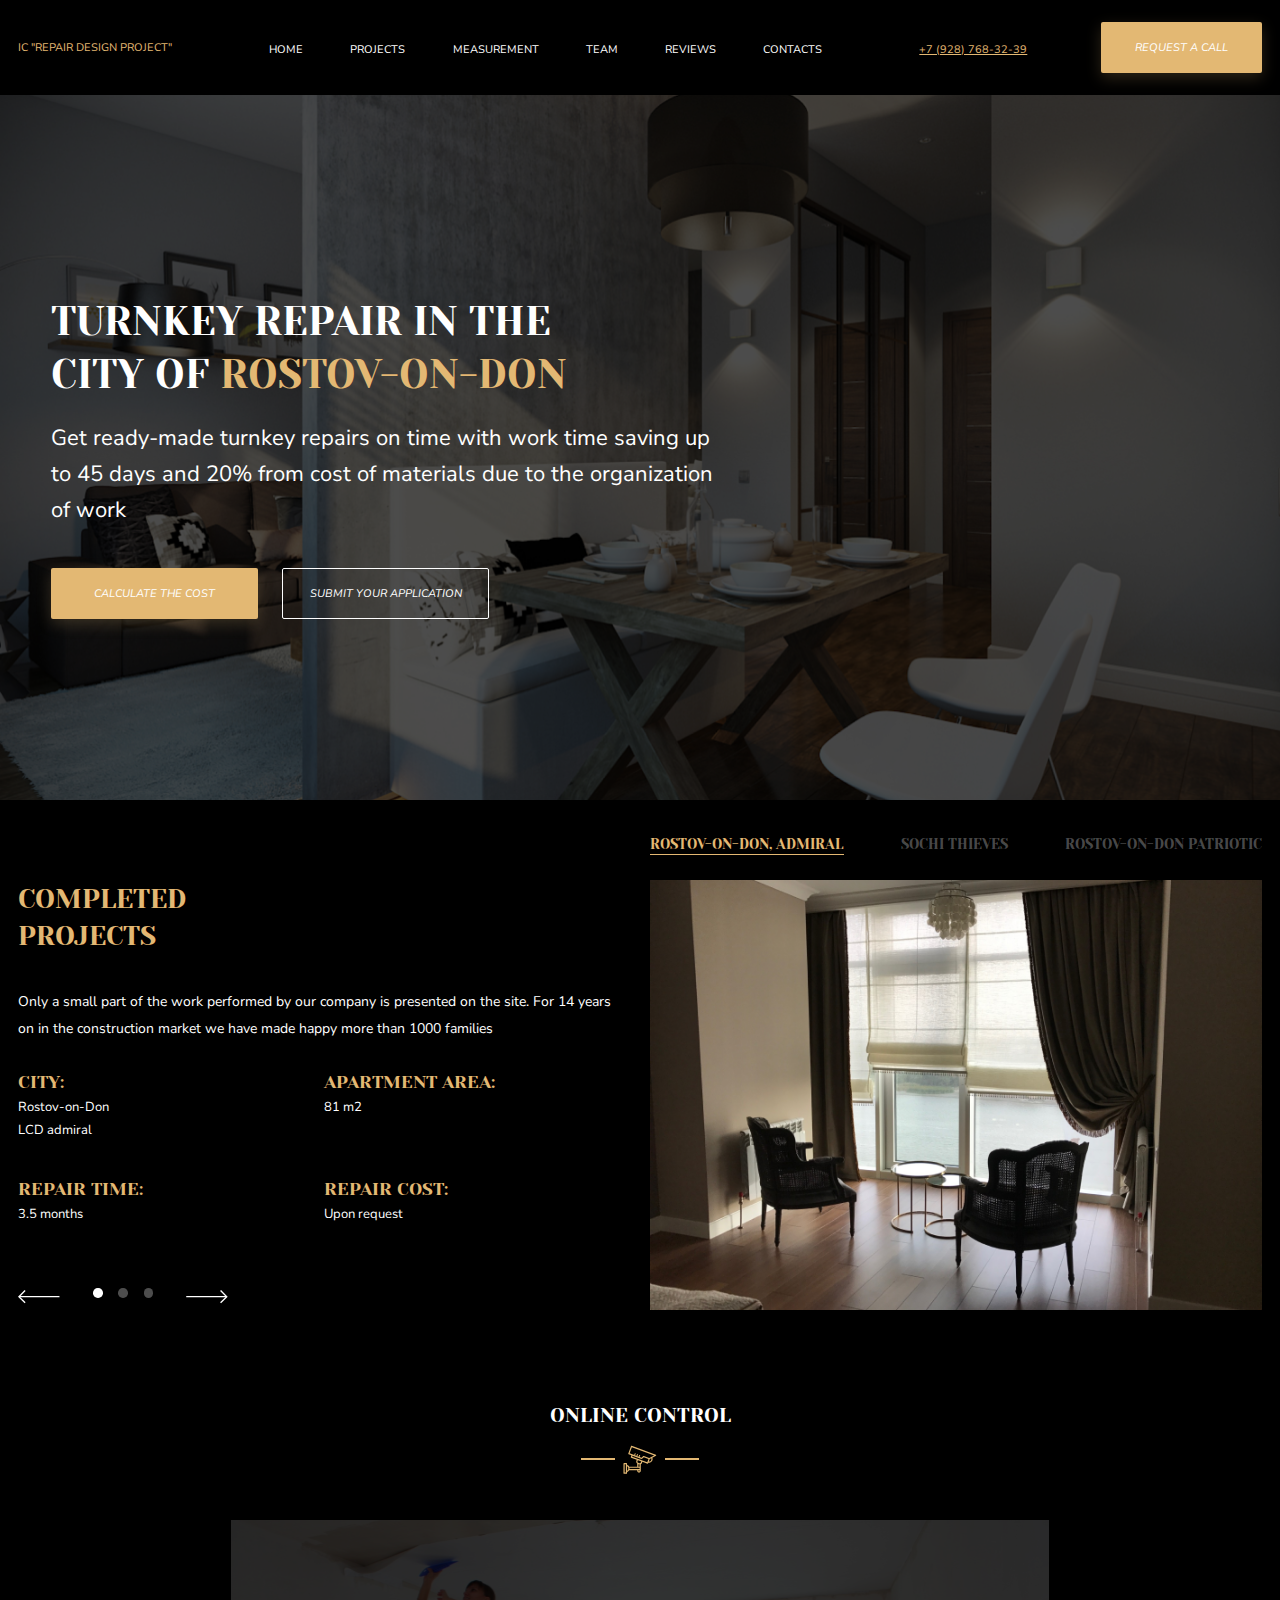
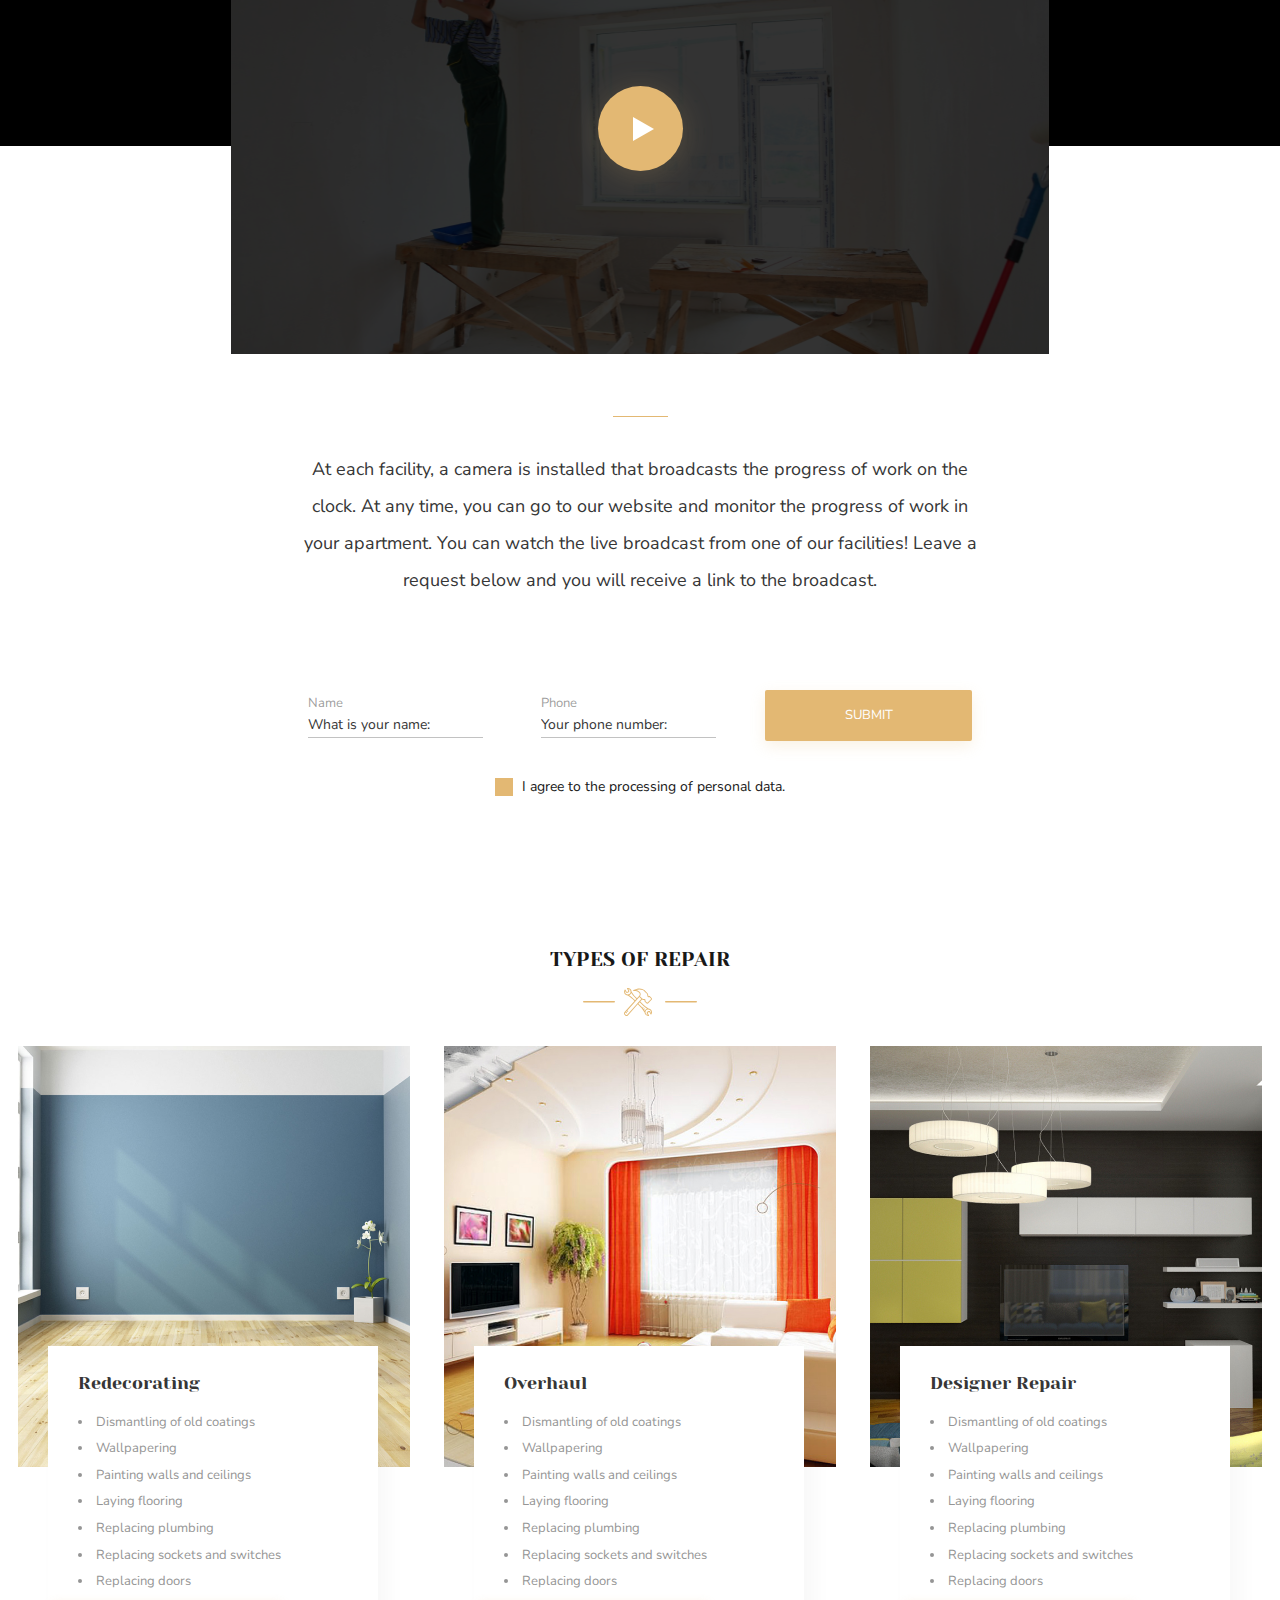
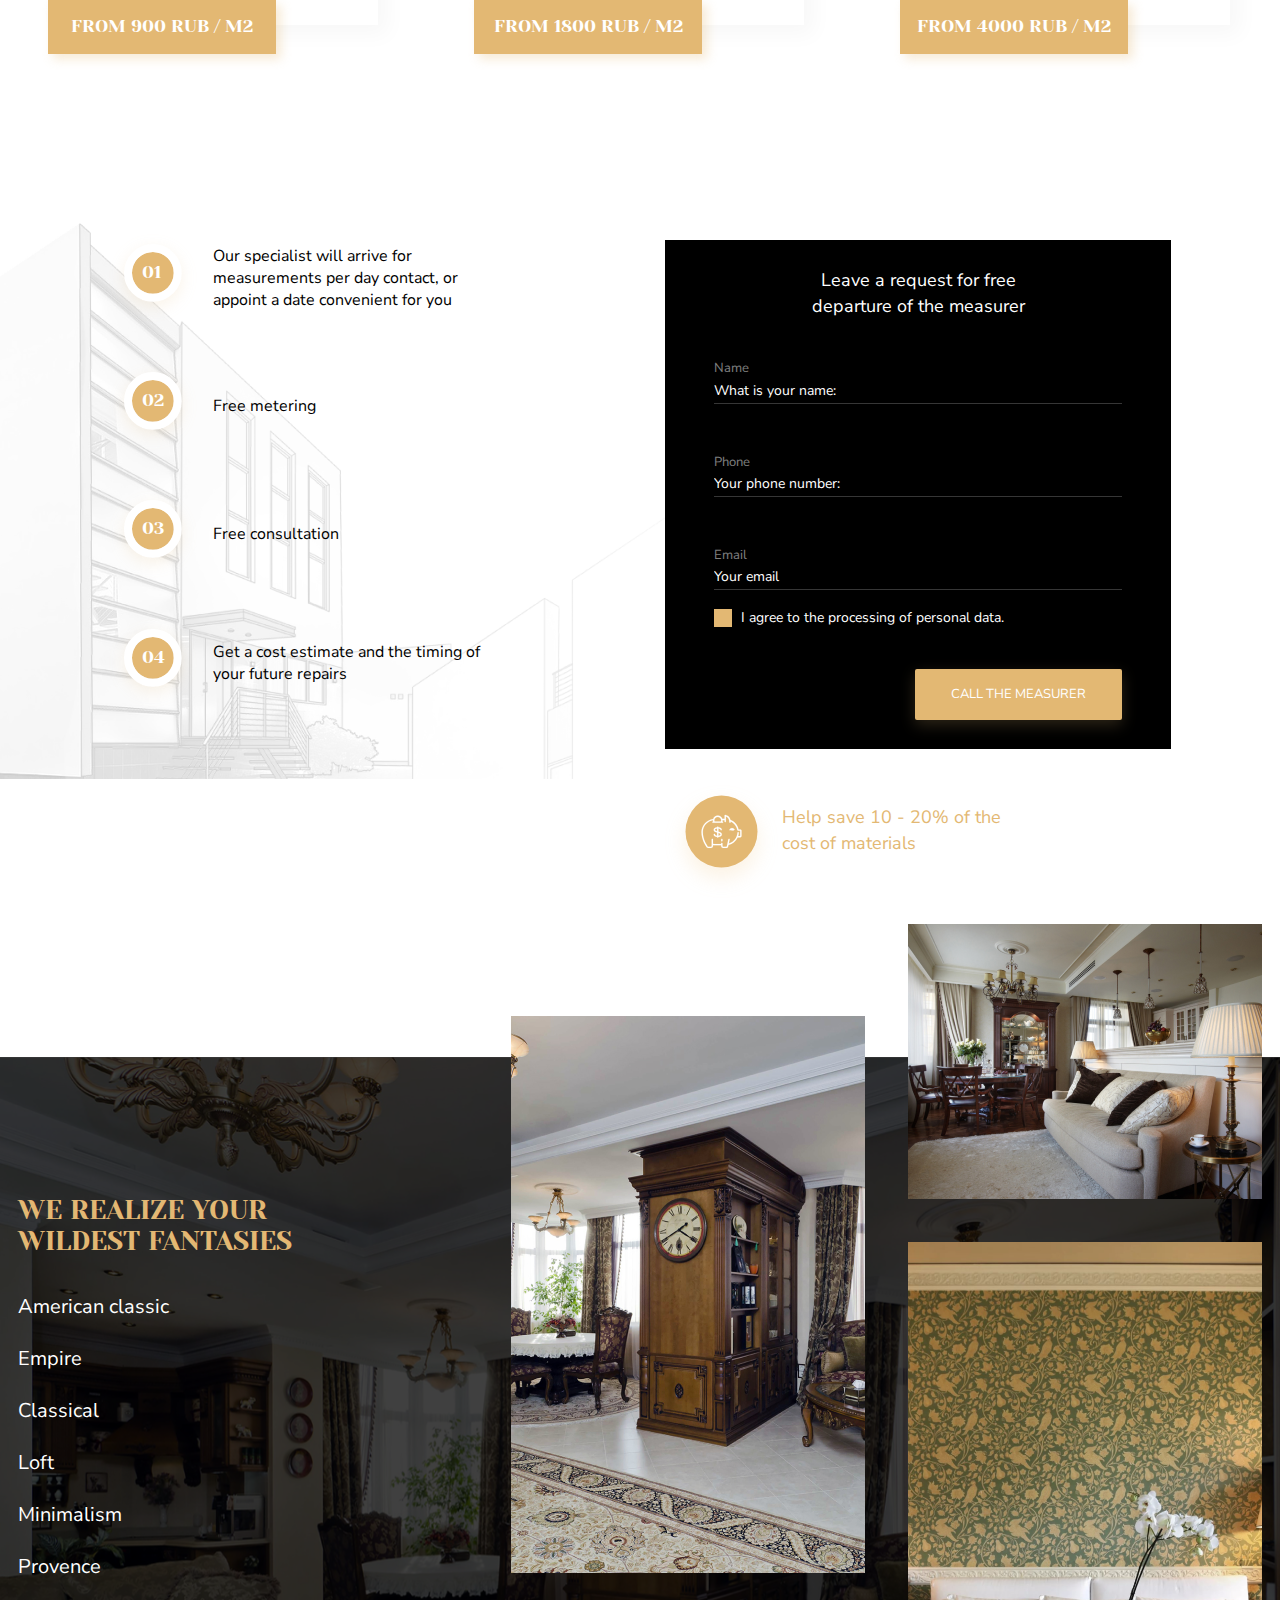
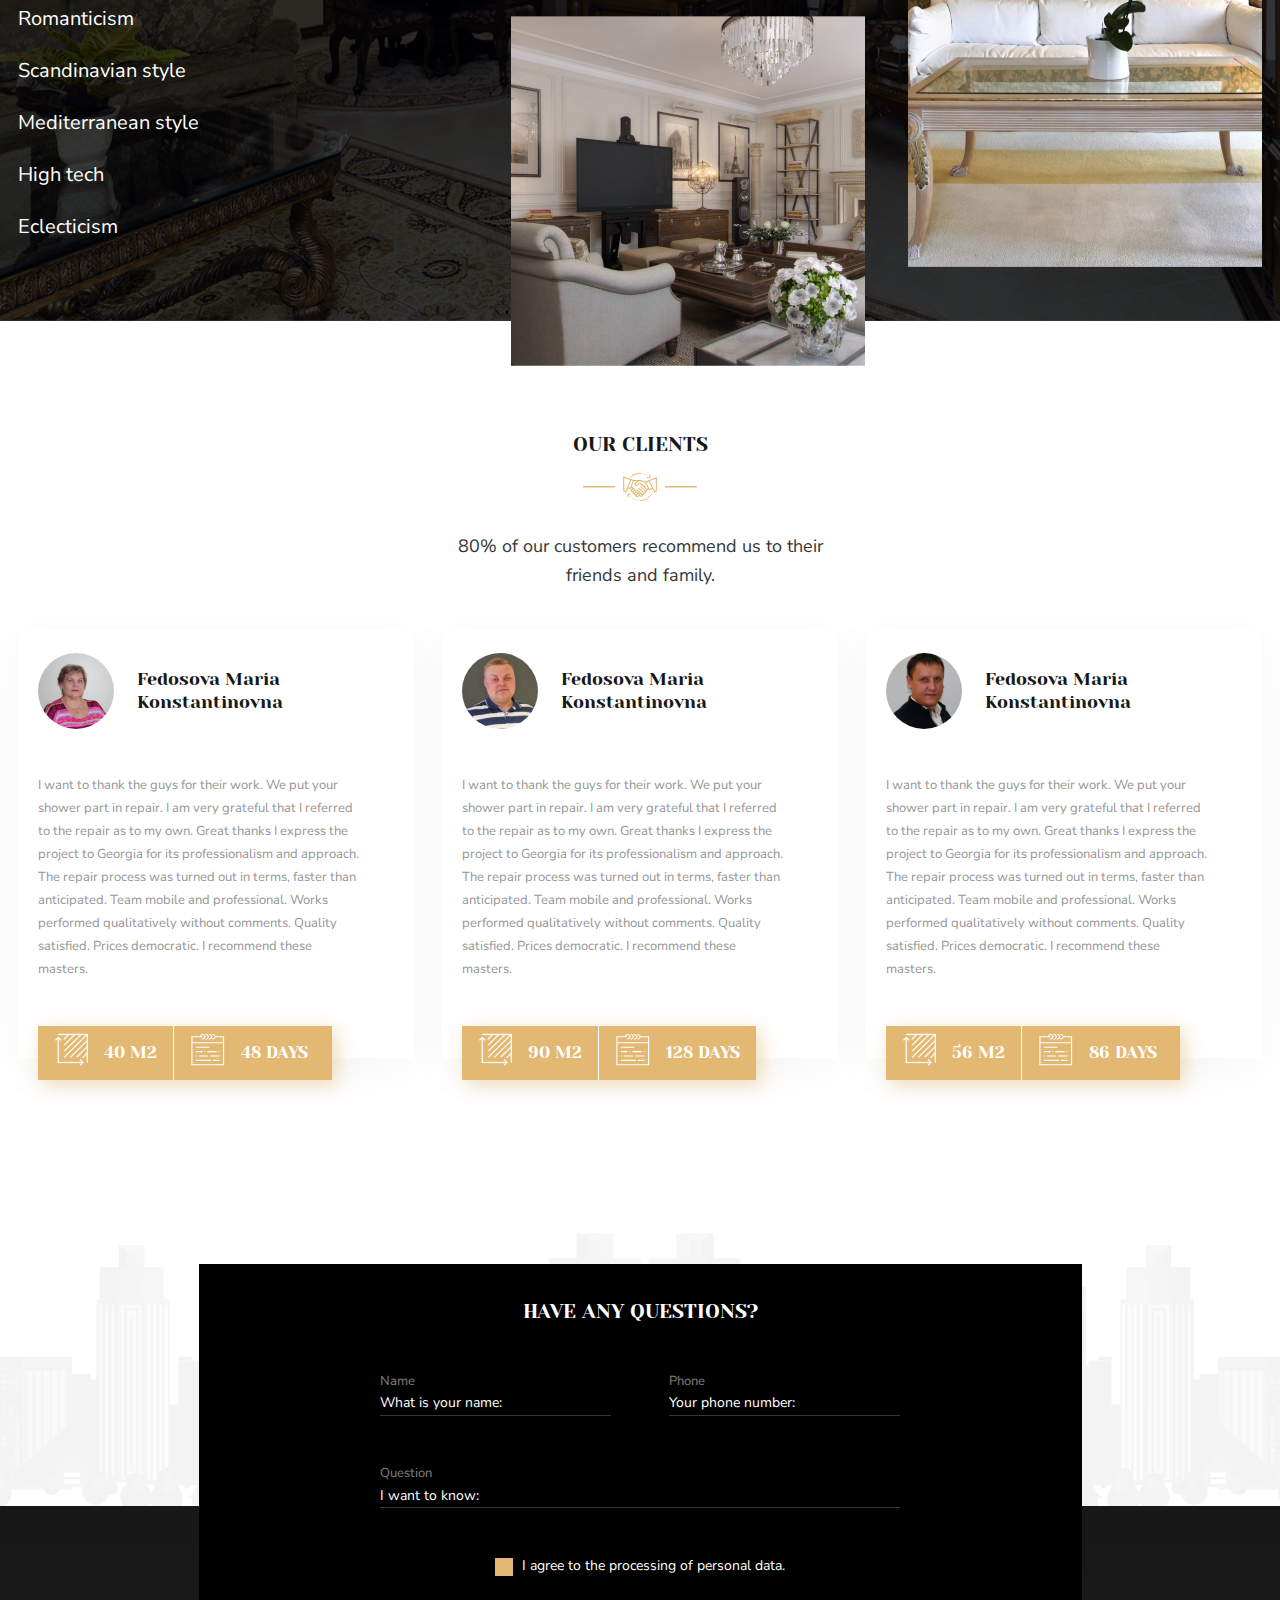
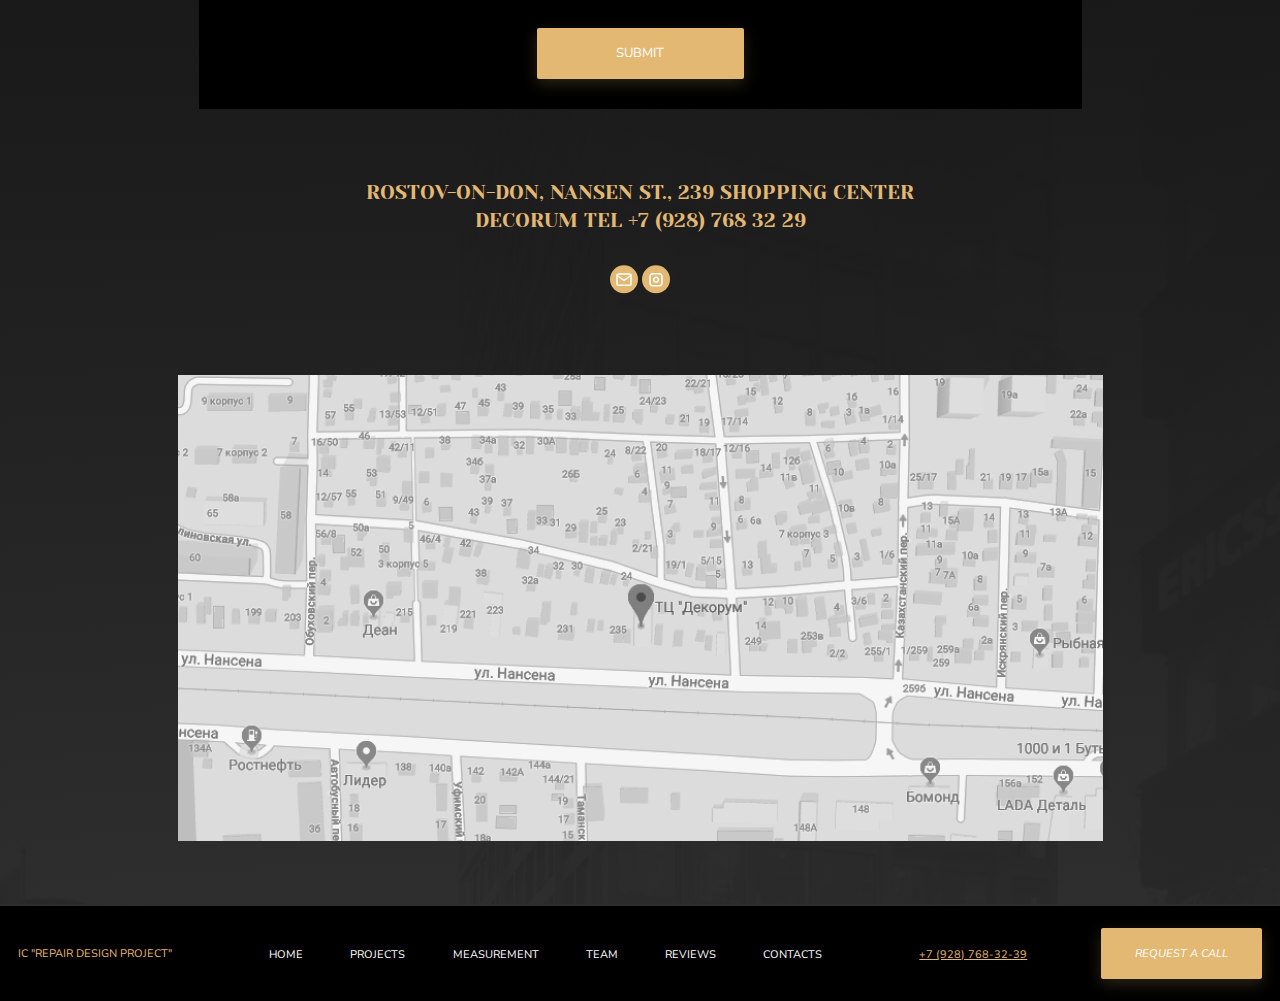
<file: index.html>
<!DOCTYPE html>
<html lang="en">

<head>
  <link rel="preconnect" href="https://fonts.googleapis.com">
  <link rel="preconnect" href="https://fonts.gstatic.com" crossorigin>
  <link href="https://fonts.googleapis.com/css2?family=Nunito+Sans:ital@0;1&family=Yeseva+One&display=swap"
    rel="stylesheet">
  <link rel="stylesheet" href="./css/styles.css">
  <meta charset="UTF-8">
  <meta http-equiv="X-UA-Compatible" content="IE=edge">
  <meta name="viewport" content="width=device-width, initial-scale=1.0">
  <title>Design studio</title>
</head>

<body>


  <header>
    <div class="container">
      <div class="section__row header-footer__one">
        <div class="section__col logo">
          <h1>IC "Repair Design Project"</h1>
        </div>
        <nav class="nav__wrapper-1">
          <ul>
            <li> <a href="#"> HOME </a> </li>
            <li> <a href="#projects"> PROJECTS </a> </li>
            <li> <a href="#measurement"> MEASUREMENT </a> </li>
            <li> <a href="#"> TEAM </a> </li>
            <li> <a href="#"> REVIEWS </a> </li>
            <li> <a target="_blank" href="https://github.com/maxim-bekish"> CONTACTS </a> </li>
          </ul>
        </nav>
        <div class="section__col">
          <a class="phone" href="tel:+79287683239" target="_blank">+7 (928) 768-32-39</a>
        </div>
        <button class="button button-header-footer">Request a call</button>
      </div>
    </div>
  </header>

  <section class="wrapper-1">
    <div class="color-wrapper-1">
      <div class="container">
        <section class="section__roww">
          <div class="section__col ">
            <div class="wrapper-1__content">
              <h2>Turnkey Repair in the <br> city of <span> Rostov-on-Don</span></h2>
              <p>Get ready-made turnkey repairs on time
                with work time saving up to 45 days and 20% from
                cost of materials due to the organization of work</p>
              <div class="wrapper-1__content__button">
                <button class="button button-wrapper-1 ">CALCULATE THE COST</button>
                <button class="button button-wrapper-1 mobi-button-wrapper-1">APPLICATION</button>
                <button class="button button-wrapper-1">SUBMIT YOUR APPLICATIOn</button>
              </div>
            </div>
          </div>
        </section>
      </div>
    </div>
  </section>

  <section id="projects" class="wrapper-2">
    <div class="container">

      <div class="section__row__down ">
        <div class="section__row__up">
          <ul>
            <li class='a-activ'> Rostov-on-Don, Admiral </li>
            <li> Sochi Thieves </li>
            <li> Rostov-on-Don Patriotic </li>
          </ul>
        </div>
        <div class="section_left__title">
          <h2>Completed <br> projects</h2>
          <p>Only a small part of the work performed by our company is presented on the site. For 14 years on in
            the
            construction
            market we have made happy more than 1000 families</p>
        </div>
        <div class="section_left__info">
          <div class="grid_1 grid__info text_2">
            <h3>City:</h3>

          </div>
          <div class="grid_2 grid__info text_2 ">
            <h3>apartment area:</h3>

          </div>
          <div class="grid_3 grid__info text_2">
            <h3>Repair time:</h3>

          </div>
          <div class="grid_4 grid__info text_2">
            <h3>Repair Cost:</h3>

          </div>
        </div>
        <div class="section_left__nav">


          <div class="button-previous arrow-mobi">
            <svg class="svg-desctop-previous"  width="42" height="14" viewBox="0 0 42 14" fill="none"
              xmlns="http://www.w3.org/2000/svg">
              <path fill-rule="evenodd" clip-rule="evenodd"
                d="M6.63807 13.2761L2.29917e-05 6.63808L6.63807 3.80641e-05L7.58563 0.947606L1.89516 6.63808L7.58563 12.3286L6.63807 13.2761Z"
                fill="white" />
              <path fill-rule="evenodd" clip-rule="evenodd"
                d="M0.947579 5.96828L41.4556 5.96829L41.4556 7.30835L0.947578 7.30834L0.947579 5.96828Z" fill="white" />
            </svg>
            <svg class="svg-mobi-previous" width="14" height="14" viewBox="0 0 9 14" fill="none"
              xmlns="http://www.w3.org/2000/svg">
              <path fill-rule="evenodd" clip-rule="evenodd"
                d="M6.63807 13.2761L2.29917e-05 6.63808L6.63807 3.80641e-05L7.58563 0.947606L1.89516 6.63808L7.58563 12.3286L6.63807 13.2761Z"
                fill="white" />
            </svg>
          </div>


          <div class="all__tchk">
            <div class="tchk tchk-activ"></div>
            <div class="tchk"></div>
            <div class="tchk"></div>
          </div>


          <div class="button-next arrow-mobi">
            <svg class="svg-desctop-next" width="42" height="14" viewBox="0 0 42 14" fill="none"
              xmlns="http://www.w3.org/2000/svg">
              <path fill-rule="evenodd" clip-rule="evenodd"
                d="M35.0451 0L41.6831 6.63804L35.0451 13.2761L34.0975 12.3285L39.788 6.63804L34.0975 0.947567L35.0451 0Z"
                fill="white" />
              <path fill-rule="evenodd" clip-rule="evenodd"
                d="M40.7356 7.30784L0.227569 7.30784L0.22757 5.96777L40.7356 5.96778L40.7356 7.30784Z" fill="white" />
            </svg>
            <svg class="svg-mobi-next" width="14" height="14" viewBox="0 0 9 14" fill="none"
              xmlns="http://www.w3.org/2000/svg">
              <path fill-rule="evenodd" clip-rule="evenodd"
                d="M6.63807 13.2761L2.29917e-05 6.63808L6.63807 3.80641e-05L7.58563 0.947606L1.89516 6.63808L7.58563 12.3286L6.63807 13.2761Z"
                fill="white" />
            </svg>
          </div>
        </div>
        <div class="section-right slider">
          <div class="sliderLine">
            <img class="wrapper__img-100 " src="./images/img2.png" alt="design">
            <img class="wrapper__img-100 " src="./images/img2_1.png" alt="design">
            <img class="wrapper__img-100 " src="./images/img2_2.png" alt="design">
          </div>
        </div>
      </div>


      <div class="wrapper-2_titel_camera">
        <h3 class="titel">online control
        </h3>
        <div class="camera">
          <div class="line"></div>
          <svg width="34" height="29" viewBox="0 0 34 29" fill="none" xmlns="http://www.w3.org/2000/svg">
            <path
              d="M32.8511 9.76553L8.73057 0.829306C8.42205 0.7153 8.07929 0.873058 7.96553 1.18182C7.96528 1.18207 7.96528 1.18232 7.96503 1.18257L5.29489 8.45071C5.18138 8.75948 5.33964 9.102 5.64841 9.2155H5.64891L8.44481 10.2421L7.82877 11.9204C7.71552 12.2292 7.87378 12.5712 8.18254 12.6847L13.7753 14.738L13.3643 15.8569C12.9908 16.8589 13.3393 17.987 14.2134 18.6032V21.6434H6.19744C5.80942 20.7564 5.01537 20.1123 4.06707 19.9158V18.6648C4.06707 18.3357 3.80056 18.069 3.47129 18.069H1.06941C0.740397 18.069 0.473633 18.3357 0.473633 18.6648V28.1965C0.473633 28.5258 0.740397 28.7923 1.06941 28.7923H3.47129C3.80056 28.7923 4.06707 28.5258 4.06707 28.1965V26.9457C5.01537 26.7489 5.80942 26.1051 6.19744 25.2178H14.2134V25.8136C14.2134 26.8007 15.0134 27.601 16.0005 27.601C16.9875 27.601 17.7878 26.8007 17.7878 25.8136V19.214C18.3293 18.9455 18.7476 18.4797 18.9561 17.9122L19.3671 16.7934L24.4004 18.6403C24.4662 18.6645 24.5354 18.6768 24.6054 18.6768C24.8552 18.6768 25.0787 18.521 25.1649 18.2865L25.3882 17.6782C27.3268 18.043 29.1939 16.7672 29.5584 14.8288C29.6932 14.1125 29.6057 13.3722 29.3077 12.7072L32.9191 10.8528C33.2119 10.7028 33.3276 10.3438 33.1776 10.051C33.1096 9.91804 32.9941 9.81553 32.8541 9.76378L32.8511 9.76553ZM15.4047 19.146L15.898 19.3248C16.1225 19.4053 16.358 19.4515 16.5962 19.4618V21.6434H15.4047V19.146ZM2.87576 27.601H1.6652V19.2605H2.87576V27.601ZM5.25864 24.0265C5.25764 24.7836 4.78061 25.4584 4.06707 25.7119V21.1496C4.78061 21.4029 5.25764 22.0777 5.25864 22.835V24.0265ZM6.4687 22.835H16.5962V24.0265H6.4687V22.835ZM16.0005 26.4094C15.6714 26.4094 15.4047 26.1426 15.4047 25.8136V25.2178H16.5962V25.8136C16.5962 26.1426 16.3295 26.4094 16.0005 26.4094ZM18.2488 16.3831L17.8378 17.5019C17.6108 18.119 16.9265 18.4355 16.309 18.209L15.1884 17.7985C14.5709 17.5717 14.2539 16.8872 14.4806 16.2694C14.4806 16.2694 14.4806 16.2694 14.4806 16.2691L14.8919 15.1511L17.9116 16.2596L18.2488 16.3831ZM24.2521 17.3184L9.15234 11.7736L9.56361 10.6548L18.5111 13.9405C18.7229 14.0175 18.9604 13.9693 19.1251 13.8152L20.797 12.2414L25.4842 13.963L24.2521 17.3184ZM28.2801 14.9901C27.9026 16.0079 26.8873 16.6439 25.807 16.5391L26.7275 14.0315L28.2311 13.2572C28.4664 13.8077 28.4839 14.4273 28.2801 14.9901ZM26.2693 12.9302C26.2377 12.9329 26.2065 12.9384 26.1757 12.9467L20.8642 10.9963C20.6525 10.9186 20.4149 10.9668 20.2504 11.1214L18.5766 12.6954L6.61871 8.3042L8.87733 2.15438L31.1675 10.4126L26.2693 12.9302Z"
              fill="#E3B873" />
            <path d="M12.1292 8.70337L11.6038 10.1233M14.419 9.5434L13.8935 10.9633M16.641 10.3699L16.1155 11.7898"
              stroke="#E3B873" stroke-linecap="round" />
          </svg>
          <div class="line"></div>
        </div>
      </div>


    </div>
  </section>

  <section class="wrapper-3">
    <div class="container">
      <div class="wrapper-3__all">
        <div class="video">
          <video preload="metadata" controls muted loop autoplay src="./video/video.mp4"></video>
        </div>
        <div class="wrapper-3__video_photo">


          <div class="wrapper-3__fon">
            <div class="play">
              <svg width="145" height="145" viewBox="0 0 145 145" fill="none" xmlns="http://www.w3.org/2000/svg">
                <g filter="url(#filter0_d_1_11184)">
                  <circle cx="72.5" cy="67.5" r="42.5" fill="#E3B873" />
                </g>
                <path d="M86 68L65 80.1244L65 55.8756L86 68Z" fill="white" />
                <defs>
                  <filter id="filter0_d_1_11184" x="0" y="0" width="145" height="145" filterUnits="userSpaceOnUse"
                    color-interpolation-filters="sRGB">
                    <feFlood flood-opacity="0" result="BackgroundImageFix" />
                    <feColorMatrix in="SourceAlpha" type="matrix" values="0 0 0 0 0 0 0 0 0 0 0 0 0 0 0 0 0 0 127 0"
                      result="hardAlpha" />
                    <feOffset dy="5" />
                    <feGaussianBlur stdDeviation="15" />
                    <feColorMatrix type="matrix"
                      values="0 0 0 0 0.890196 0 0 0 0 0.721569 0 0 0 0 0.45098 0 0 0 0.2 0" />
                    <feBlend mode="normal" in2="BackgroundImageFix" result="effect1_dropShadow_1_11184" />
                    <feBlend mode="normal" in="SourceGraphic" in2="effect1_dropShadow_1_11184" result="shape" />
                  </filter>
                </defs>
              </svg>
            </div>
          </div>
        </div>
      </div>



      <div class="wrapper-3__line"></div>
      <p class="wrapper-3__text">At each facility, a camera is installed that broadcasts the progress of work on
        the
        clock. At any time, you
        can go to
        our website and monitor the progress of work in your apartment. You can watch the live broadcast from one
        of
        our
        facilities!
        Leave a request below and you will receive a link to the broadcast.</p>
      <div class="wrapper-3__input">
        <div class="wrapper-3__input__name wrapper-all">
          <span class=" span_wrapper-3 span_all">Name</span>
          <input class="input input__wrapper-3" type="text" placeholder="What is your name:">
        </div>
        <div class="wrapper-3__input__phone wrapper-all">
          <span class="span_all span_wrapper-3">Phone</span>
          <input class="input input__wrapper-3" type="number" placeholder="Your phone number:">
        </div>
        <div class="check-mark-mobi">
          <label class="label">
            <input type="checkbox" class="checkbox">
            <span class="fake"></span>
            <span class="text">I agree to the processing of personal data.</span>
          </label>
        </div>
        <button class="button button__wrapper-3">Submit </button>


      </div>
      <div class="check-mark">
        <label class="label">
          <input type="checkbox" class="checkbox">
          <span class="fake"></span>
          <span class="text">I agree to the processing of personal data.</span>
        </label>
      </div>

    </div>
  </section>

  <section id="measurement" class="wrapper-4">
    <div class="container">
      <div class="section__row__title ">

        <h3>
          TYPES OF REPAIR
        </h3>
        <svg width="114" height="28" viewBox="0 0 114 28" fill="none" xmlns="http://www.w3.org/2000/svg">
          <rect x="0.000610352" y="12.9998" width="32" height="1.54334" rx="0.771672" fill="#E3B873" />
          <rect x="82.0006" y="12.9998" width="32" height="1.54334" rx="0.771672" fill="#E3B873" />
          <path
            d="M67.4056 21.1434C66.8241 20.7342 66.1529 20.5144 65.475 20.4785C62.92 18.8054 61.2463 17.5495 60.2692 16.5724L57.2675 13.5707L59.089 11.5318C59.4342 11.7267 59.805 11.8551 60.1759 11.908C60.4557 11.9546 60.6423 11.9546 60.8289 11.9546C61.2021 11.9546 61.2953 11.9546 61.6685 12.2811C61.4819 12.4211 61.3886 12.6543 61.3886 12.8875C61.3886 13.1207 61.4819 13.4006 61.6685 13.5871L63.301 15.2197C63.5342 15.4995 63.9073 15.6394 64.2805 15.6394C64.6537 15.6394 65.0268 15.4995 65.26 15.173L68.5717 11.8613C68.8516 11.6281 68.9915 11.255 68.9915 10.8818C68.9915 10.5087 68.8516 10.1822 68.5717 9.90232L66.9392 8.26979C66.7526 8.08324 66.5194 7.98993 66.2861 7.98993C66.0529 7.98993 65.8197 8.12986 65.6331 8.26979C65.26 7.94331 65.26 7.85 65.26 7.47684C65.26 7.29028 65.26 7.05705 65.1667 6.77719C65.0734 6.12416 64.7469 5.4712 64.2338 4.9581L62.5546 3.27894C61.5751 2.29944 61.1087 1.83302 59.8493 1.2733C57.144 0.013935 54.3921 0.24717 50.3807 2.06626C50.1475 2.15956 50.0542 2.34612 50.1009 2.57935C50.1475 2.81258 50.3341 2.95251 50.5673 2.95251H51.1736C53.2259 2.95251 54.2987 2.95251 56.1645 4.81823C56.9814 5.63518 57.005 6.88782 56.273 7.80944C56.1744 7.82431 56.0993 7.86859 56.0245 7.94331L53.9526 10.2559L52.3864 8.68963C50.6649 6.96817 49.4541 5.33946 48.5222 3.5259C48.4733 2.60821 48.105 1.74961 47.4422 1.0868C46.6493 0.293904 45.5299 -0.0792603 44.4104 0.0140445C44.2705 0.0606695 44.1306 0.153974 44.0839 0.247279C43.9906 0.387209 43.9906 0.573763 44.0839 0.713693L45.3899 3.04587C45.1101 3.65222 44.4571 4.02538 43.8041 3.97876L42.4514 1.73983C42.4048 1.5999 42.2182 1.50659 42.0783 1.50659C41.9383 1.45997 41.7984 1.55322 41.7051 1.69315C40.5856 3.3723 41.0054 5.61118 42.6846 6.77724C43.2631 7.19047 43.9149 7.42026 44.575 7.46738C44.5823 7.4705 44.5893 7.47432 44.5969 7.47689C46.416 8.40977 48.0485 9.62246 49.7743 11.3483L51.4802 13.0154L41.5652 24.082C41.192 24.4551 41.0055 24.9682 41.0055 25.4813C41.0055 25.9944 41.192 26.4608 41.5652 26.8339L42.2182 27.487C42.5914 27.8134 43.0578 28 43.5242 28C43.9906 28 44.5037 27.8135 44.8769 27.4403L54.7806 16.3546L57.6571 19.2311C58.6357 20.2097 59.8937 21.9332 61.5705 24.4481C61.6306 25.3458 61.998 26.1839 62.648 26.8339C63.3476 27.5336 64.2805 27.9067 65.26 27.9067C65.3999 27.9067 65.5399 27.9067 65.6332 27.9067C65.7731 27.9067 65.913 27.8134 66.0063 27.6735C66.0996 27.5336 66.0996 27.347 66.0063 27.2071L64.6537 24.9216C64.9802 24.3153 65.5866 23.9421 66.2862 23.9887L67.5922 26.2276C67.6388 26.3675 67.8254 26.4608 67.9654 26.4608C68.1519 26.4142 68.2918 26.3675 68.3851 26.2276C69.5045 24.5484 69.0381 22.3095 67.4056 21.1434ZM56.7709 4.07201C55.2783 2.62608 54.1589 2.15962 52.8995 2.01969C55.5582 1.18011 57.5172 1.22673 59.4762 2.11299C60.5957 2.57941 60.9688 2.95257 61.9483 3.93208L63.6275 5.61123C64.0006 5.9844 64.2338 6.45081 64.2805 6.91723C64.3271 7.15046 64.3271 7.33702 64.3271 7.47695C64.3271 7.99004 64.3738 8.36315 64.9335 8.92287C65.12 9.10942 65.3999 9.20273 65.6331 9.20273C65.913 9.20273 66.1462 9.10942 66.2861 8.92287L67.9187 10.5554C68.012 10.6487 68.0586 10.742 68.0586 10.8819C68.0586 11.0218 68.012 11.1151 67.9187 11.2084L64.607 14.5201C64.4204 14.7066 64.1406 14.7066 63.954 14.5201L62.3214 12.8875C62.508 12.7476 62.6013 12.5144 62.5547 12.2345C62.5547 12.0013 62.4614 11.7214 62.2748 11.5349C61.7151 10.9751 61.3419 10.9285 60.8289 10.9285C60.689 10.9285 60.5024 10.9285 60.2692 10.8819C59.7561 10.8353 59.3363 10.602 58.9632 10.2289L56.9575 8.22322C57.9836 6.96391 57.8904 5.19145 56.7709 4.07201ZM42.1249 2.95257L43.1044 4.63173C43.1977 4.77166 43.3377 4.86496 43.4776 4.86496H43.7108C44.7837 4.91159 45.7632 4.35187 46.2296 3.41904L46.3229 3.1858C46.4162 3.04587 46.4162 2.90594 46.3229 2.76601L45.2967 0.993553C45.8564 1.08686 46.3695 1.36672 46.7893 1.78651C47.2702 2.30747 47.5781 2.96634 47.5963 3.67408C47.5873 3.70999 47.5822 3.74864 47.5822 3.7922C47.5822 4.00822 47.5561 4.21893 47.5079 4.42205C47.3319 5.09743 46.91 5.68628 46.3228 6.07776C45.3899 6.6841 44.1306 6.6841 43.1977 6.03113C42.2182 5.33137 41.7984 4.07201 42.1249 2.95257ZM50.4274 10.6953C49.0281 9.24941 47.6288 8.12997 46.1362 7.24371C46.3694 7.15041 46.6493 7.01048 46.8825 6.87055C47.5821 6.40413 48.0485 5.79773 48.3284 5.05146C49.2146 6.54406 50.3341 7.94336 51.7333 9.34266L53.3354 10.9447L52.0791 12.347L50.4274 10.6953ZM44.2239 26.7406C43.8507 27.1138 43.2444 27.1604 42.8712 26.7873L42.2182 26.1809C42.0316 25.9944 41.9383 25.7611 41.9383 25.5279C41.9383 25.248 42.0316 25.0148 42.2648 24.7816L42.529 24.4861L43.1977 25.1548C43.291 25.2481 43.3842 25.2947 43.5242 25.2947C43.6641 25.2947 43.7574 25.2481 43.8507 25.1548C44.0372 24.9682 44.0372 24.6884 43.8507 24.5018L43.1453 23.7964L43.7617 23.1068L44.5037 23.8487C44.597 23.942 44.6902 23.9887 44.8302 23.9887C44.9701 23.9887 45.0634 23.942 45.1567 23.8487C45.3432 23.6622 45.3432 23.3823 45.1567 23.1957L44.3782 22.4172L56.3757 8.99415L58.3348 10.9532L56.4099 13.1067C56.3549 13.13 56.3063 13.1656 56.2578 13.2141L54.3921 15.313C54.3388 15.3663 54.3013 15.4273 54.2785 15.4914L44.2239 26.7406ZM55.4188 15.6401L56.6953 14.2113L59.7094 17.2254C60.549 18.1116 61.9949 19.231 64.0938 20.6303C63.814 20.7236 63.5341 20.8636 63.2543 21.0501C62.6756 21.4118 62.2657 21.914 61.9801 22.4691C61.9759 22.477 61.972 22.4851 61.9679 22.4931C61.951 22.5265 61.9344 22.5601 61.9184 22.5938C61.8954 22.6417 61.8735 22.69 61.8526 22.7389C61.8382 22.772 61.824 22.805 61.8105 22.8383C61.8086 22.8431 61.8067 22.848 61.8048 22.8528C61.7901 22.8893 61.7755 22.9258 61.7617 22.9625C61.4968 22.5739 61.2419 22.2072 60.9967 21.8618L61.6218 21.2367C61.8083 21.0502 61.8083 20.7703 61.6218 20.5837C61.4352 20.3972 61.1554 20.3972 60.9688 20.5837L60.4488 21.1037C60.255 20.8407 60.0677 20.5926 59.8872 20.3593L60.3158 19.9307C60.5023 19.7441 60.5023 19.4643 60.3158 19.2777C60.1292 19.0911 59.8494 19.0911 59.6628 19.2777L59.3067 19.6337C58.9639 19.2206 58.6477 18.8689 58.3568 18.578L55.4188 15.6401ZM67.9186 24.9682L66.9391 23.289C66.8458 23.1491 66.7059 23.0558 66.566 23.0558H66.3327C65.2599 22.9625 64.2804 23.5689 63.814 24.5017L63.7207 24.7349C63.6274 24.8749 63.6274 25.0148 63.7207 25.1547L64.7468 26.9272C64.1871 26.8339 63.674 26.554 63.2542 26.1342C62.7824 25.6231 62.4775 24.9793 62.4488 24.2869C62.4568 24.2528 62.4613 24.2162 62.4613 24.1752C62.4613 23.5843 62.6488 23.0311 62.9758 22.5625C63.1766 22.283 63.4279 22.0383 63.7206 21.8431C64.187 21.5166 64.7001 21.3767 65.2599 21.3767C65.8196 21.3767 66.3793 21.5632 66.8457 21.8898C67.8254 22.5894 68.2452 23.8487 67.9186 24.9682Z"
            fill="#E3B873" />
        </svg>

      </div>
      <div class="section__row__img">
        <div> <img class="wrapper__img-100" src="./images/img4.png" alt="disain">
          <div class="section__col__text">
            <h3>Redecorating</h3>
            <ul>
              <li>Dismantling of old coatings</li>
              <li>Wallpapering</li>
              <li>Painting walls and ceilings</li>
              <li>Laying flooring</li>
              <li>Replacing plumbing</li>
              <li>Replacing sockets and switches</li>
              <li>Replacing doors</li>
            </ul>
          </div>
          <div class="wrapper_4__price">
            <span> from 900 rub / m2</span>
          </div>
        </div>
        <div> <img class="wrapper__img-100" src="./images/img5.png" alt="disain">
          <div class="section__col__text">
            <h3>Overhaul </h3>
            <ul>
              <li>Dismantling of old coatings</li>
              <li>Wallpapering</li>
              <li>Painting walls and ceilings</li>
              <li>Laying flooring</li>
              <li>Replacing plumbing</li>
              <li>Replacing sockets and switches</li>
              <li>Replacing doors</li>
            </ul>

          </div>
          <div class="wrapper_4__price">
            <span> from 1800 rub / m2</span>
          </div>
        </div>
        <div> <img class="wrapper__img-100" src="./images/img6.png" alt="disain">
          <div class="section__col__text">
            <h3>Designer Repair</h3>
            <ul>
              <li>Dismantling of old coatings</li>
              <li>Wallpapering</li>
              <li>Painting walls and ceilings</li>
              <li>Laying flooring</li>
              <li>Replacing plumbing</li>
              <li>Replacing sockets and switches</li>
              <li>Replacing doors</li>
            </ul>
          </div>
          <div class="wrapper_4__price">
            <span> from 4000 rub / m2</span>
          </div>
        </div>
      </div>
    </div>
  </section>

  <section class="wrapper-5">
    <div class="container">
      <div class=" wrapper-5__section__row">

        <div class="all_mini_wrapper-5">

          <div class="mini-wrapper-5">
            <div class="marker">
              <span>01</span>
              <svg width="88" height="88" viewBox="0 0 88 88" fill="none" xmlns="http://www.w3.org/2000/svg">
                <g filter="url(#filter0_d_1_11102)">
                  <rect x="23" y="18" width="41.7571" height="41.7571" rx="20.8785" fill="#E3B873" />
                  <rect x="19" y="14" width="49.7571" height="49.7571" rx="24.8785" stroke="white" stroke-width="8" />
                </g>
                <defs>
                  <filter id="filter0_d_1_11102" x="0" y="0" width="87.757" height="87.7571"
                    filterUnits="userSpaceOnUse" color-interpolation-filters="sRGB">
                    <feFlood flood-opacity="0" result="BackgroundImageFix" />
                    <feColorMatrix in="SourceAlpha" type="matrix" values="0 0 0 0 0 0 0 0 0 0 0 0 0 0 0 0 0 0 127 0"
                      result="hardAlpha" />
                    <feOffset dy="5" />
                    <feGaussianBlur stdDeviation="7.5" />
                    <feColorMatrix type="matrix"
                      values="0 0 0 0 0.890196 0 0 0 0 0.721569 0 0 0 0 0.45098 0 0 0 0.15 0" />
                    <feBlend mode="normal" in2="BackgroundImageFix" result="effect1_dropShadow_1_11102" />
                    <feBlend mode="normal" in="SourceGraphic" in2="effect1_dropShadow_1_11102" result="shape" />
                  </filter>
                </defs>
              </svg>
            </div>
            <p>Our specialist will arrive for measurements per day
              contact, or appoint a date convenient for you</p>
          </div>
          <div class="mini-wrapper-5">
            <div class="marker">
              <span>02</span>
              <svg width="88" height="88" viewBox="0 0 88 88" fill="none" xmlns="http://www.w3.org/2000/svg">
                <g filter="url(#filter0_d_1_11102)">
                  <rect x="23" y="18" width="41.7571" height="41.7571" rx="20.8785" fill="#E3B873" />
                  <rect x="19" y="14" width="49.7571" height="49.7571" rx="24.8785" stroke="white" stroke-width="8" />
                </g>
                <defs>
                  <filter id="filter0_d_1_11102" x="0" y="0" width="87.757" height="87.7571"
                    filterUnits="userSpaceOnUse" color-interpolation-filters="sRGB">
                    <feFlood flood-opacity="0" result="BackgroundImageFix" />
                    <feColorMatrix in="SourceAlpha" type="matrix" values="0 0 0 0 0 0 0 0 0 0 0 0 0 0 0 0 0 0 127 0"
                      result="hardAlpha" />
                    <feOffset dy="5" />
                    <feGaussianBlur stdDeviation="7.5" />
                    <feColorMatrix type="matrix"
                      values="0 0 0 0 0.890196 0 0 0 0 0.721569 0 0 0 0 0.45098 0 0 0 0.15 0" />
                    <feBlend mode="normal" in2="BackgroundImageFix" result="effect1_dropShadow_1_11102" />
                    <feBlend mode="normal" in="SourceGraphic" in2="effect1_dropShadow_1_11102" result="shape" />
                  </filter>
                </defs>
              </svg>
            </div>
            <p>Free metering</p>
          </div>
          <div class="mini-wrapper-5">
            <div class="marker">
              <span>03</span>
              <svg width="88" height="88" viewBox="0 0 88 88" fill="none" xmlns="http://www.w3.org/2000/svg">
                <g filter="url(#filter0_d_1_11102)">
                  <rect x="23" y="18" width="41.7571" height="41.7571" rx="20.8785" fill="#E3B873" />
                  <rect x="19" y="14" width="49.7571" height="49.7571" rx="24.8785" stroke="white" stroke-width="8" />
                </g>
                <defs>
                  <filter id="filter0_d_1_11102" x="0" y="0" width="87.757" height="87.7571"
                    filterUnits="userSpaceOnUse" color-interpolation-filters="sRGB">
                    <feFlood flood-opacity="0" result="BackgroundImageFix" />
                    <feColorMatrix in="SourceAlpha" type="matrix" values="0 0 0 0 0 0 0 0 0 0 0 0 0 0 0 0 0 0 127 0"
                      result="hardAlpha" />
                    <feOffset dy="5" />
                    <feGaussianBlur stdDeviation="7.5" />
                    <feColorMatrix type="matrix"
                      values="0 0 0 0 0.890196 0 0 0 0 0.721569 0 0 0 0 0.45098 0 0 0 0.15 0" />
                    <feBlend mode="normal" in2="BackgroundImageFix" result="effect1_dropShadow_1_11102" />
                    <feBlend mode="normal" in="SourceGraphic" in2="effect1_dropShadow_1_11102" result="shape" />
                  </filter>
                </defs>
              </svg>
            </div>
            <p>Free consultation</p>
          </div>
          <div class="mini-wrapper-5">
            <div class="marker">
              <span>04</span>
              <svg width="88" height="88" viewBox="0 0 88 88" fill="none" xmlns="http://www.w3.org/2000/svg">
                <g filter="url(#filter0_d_1_11102)">
                  <rect x="23" y="18" width="41.7571" height="41.7571" rx="20.8785" fill="#E3B873" />
                  <rect x="19" y="14" width="49.7571" height="49.7571" rx="24.8785" stroke="white" stroke-width="8" />
                </g>
                <defs>
                  <filter id="filter0_d_1_11102" x="0" y="0" width="87.757" height="87.7571"
                    filterUnits="userSpaceOnUse" color-interpolation-filters="sRGB">
                    <feFlood flood-opacity="0" result="BackgroundImageFix" />
                    <feColorMatrix in="SourceAlpha" type="matrix" values="0 0 0 0 0 0 0 0 0 0 0 0 0 0 0 0 0 0 127 0"
                      result="hardAlpha" />
                    <feOffset dy="5" />
                    <feGaussianBlur stdDeviation="7.5" />
                    <feColorMatrix type="matrix"
                      values="0 0 0 0 0.890196 0 0 0 0 0.721569 0 0 0 0 0.45098 0 0 0 0.15 0" />
                    <feBlend mode="normal" in2="BackgroundImageFix" result="effect1_dropShadow_1_11102" />
                    <feBlend mode="normal" in="SourceGraphic" in2="effect1_dropShadow_1_11102" result="shape" />
                  </filter>
                </defs>
              </svg>
            </div>
            <p>Get a cost estimate and
              the timing of your future repairs</p>
          </div>

        </div>
        <div>
          <div class="section__col_modal_okno">
            <div class="title">
              <h4>
                Leave a request for free <br>
                departure of the measurer
              </h4>
            </div>
            <div class="wrapper-5__input">
              <div class="wrapper-5__input__name wrapper-all">
                <span class="span_all">Name</span>
                <input class="input " type="text" placeholder="What is your name:">
              </div>
              <div class="wrapper-5__input__phone wrapper-all">
                <span class="span_all">Phone</span>
                <input class="input " type="number" placeholder="Your phone number:">
              </div>
              <div class="wrapper-5__input__email wrapper-all">
                <span class="span_all">Email</span>
                <input class="input " type="email" placeholder="Your email">
              </div>
              <div class="check-mark wrapper-5__heck-mark">
                <label class="label">
                  <input type="checkbox" class="checkbox">
                  <span class="fake"></span>
                  <span class=" wrapper-5__text text">I agree to the processing of personal data.</span>
                </label>
              </div>
              <div class="button__wrapper-5__input">
                <button class="button  button__wrapper-5">Call the measurer</button>
              </div>
            </div>
          </div>
          <div class="section__sale">
            <div><svg width="113" height="113" viewBox="0 0 113 113" fill="none" xmlns="http://www.w3.org/2000/svg">
                <g filter="url(#filter0_d_1_11115)">
                  <circle cx="56.5" cy="46.4424" r="36" fill="#E3B873" />
                </g>
                <path
                  d="M56.8396 53.7206C56.4614 53.7206 56.1526 54.0199 56.1526 54.3917V55.7163C56.1526 56.0881 56.4614 56.3873 56.8396 56.3873C57.2178 56.3873 57.5265 56.0881 57.5265 55.7163V54.3917C57.5265 54.0199 57.2178 53.7206 56.8396 53.7206Z"
                  fill="white" stroke="white" stroke-width="0.1" />
                <path
                  d="M73.5581 44.4428L73.5581 44.4427C73.1069 42.2849 72.0951 40.2508 70.6321 38.5602C69.2237 36.9326 67.4214 35.6513 65.4118 34.8437C65.0828 33.5077 64.3927 32.13 63.0386 31.0926C61.7205 30.0829 60.3931 29.8882 60.3338 29.8799L60.3338 29.8799C60.1374 29.8526 59.9377 29.9096 59.7872 30.0369C59.6366 30.1642 59.5498 30.3492 59.5498 30.5442V33.8478H57.3254C56.736 31.9337 54.9142 30.5357 52.7634 30.5357C50.5652 30.5357 48.7096 31.9956 48.1632 33.9747C45.0152 34.4005 42.1197 35.8912 39.9692 38.2047L40.0017 38.2348L39.9692 38.2047C37.7 40.6462 36.45 43.807 36.45 47.1048C36.45 54.4944 40.3839 60.5047 41.5891 62.1702C41.9705 62.6973 42.5945 63.0115 43.2582 63.0115H45.9692C47.0961 63.0115 48.015 62.1174 48.015 61.0156V60.214C48.6849 60.3117 49.3649 60.3618 50.0457 60.3618H56.1528V61.0156C56.1528 62.1174 57.0717 63.0115 58.1986 63.0115H61.1765C62.134 63.0115 62.9756 62.3491 63.1767 61.4341L63.4969 59.9776C67.673 58.976 71.0324 56.1195 72.6959 52.4129H75.1837C75.9359 52.4129 76.55 51.816 76.55 51.0795V45.78C76.55 45.4234 76.4075 45.0882 76.1493 44.8365C75.8912 44.5849 75.5482 44.4465 75.1838 44.4465H75.1837H75.1837H75.1837H75.1836H75.1836H75.1836H75.1835L73.5592 44.4467C73.5587 44.4454 73.5584 44.4441 73.5581 44.4428ZM75.1762 51.0293H75.1761V51.0708H73.2111C73.5469 50.0272 73.7538 48.9313 73.8138 47.802C73.8337 47.4307 73.5411 47.1162 73.1633 47.0971C72.7857 47.0784 72.4615 47.3611 72.4418 47.7324C72.1746 52.755 68.6861 57.0486 63.8218 58.4988L64.6936 54.5325C64.7736 54.1689 64.5358 53.8128 64.1656 53.7355C63.7961 53.658 63.4301 53.8876 63.3503 54.2508L61.8334 61.1523C61.7678 61.4509 61.4919 61.6694 61.1765 61.6694H58.1984C57.8268 61.6694 57.5266 61.3748 57.5266 61.0156V58.3658C57.5266 57.994 57.2178 57.6948 56.8396 57.6948C56.4614 57.6948 56.1527 57.994 56.1527 58.3658V59.0197H50.0455C49.3637 59.0197 48.6831 58.9637 48.0148 58.8549V54.3914C48.0148 54.0196 47.7061 53.7204 47.3279 53.7204C46.9497 53.7204 46.6409 54.0196 46.6409 54.3914V61.0156C46.6409 61.3749 46.3407 61.6695 45.9691 61.6695H43.2582C43.0355 61.6695 42.8366 61.5694 42.7111 61.3957L42.7111 61.3957C41.5641 59.8104 37.8239 54.0966 37.8239 47.1047C37.8239 44.1413 38.9469 41.301 40.9864 39.1068C42.8401 37.1124 45.3092 35.7982 48.0037 35.3561C48.0187 35.7441 48.0834 36.1276 48.195 36.4974H48.0074C47.6292 36.4974 47.3205 36.7966 47.3205 37.1684C47.3205 37.5402 47.6292 37.8395 48.0074 37.8395H57.5191C57.8974 37.8395 58.2061 37.5402 58.2061 37.1684C58.2061 36.7966 57.8974 36.4974 57.5191 36.4974H57.3315C57.4592 36.0749 57.5258 35.6344 57.5266 35.1897H59.5498V36.506C59.5498 36.8778 59.8585 37.177 60.2367 37.177C60.6149 37.177 60.9237 36.8778 60.9237 36.506V31.4319C61.5183 31.6611 62.343 32.1096 63.0288 32.9651C63.7404 33.8526 64.3056 35.182 64.3056 37.1685C64.3056 37.5403 64.6144 37.8395 64.9926 37.8395C65.3708 37.8395 65.6795 37.5403 65.6795 37.1685C65.6795 36.9306 65.6716 36.6808 65.6536 36.4229C67.1527 37.1478 68.4978 38.1728 69.5829 39.4267C70.8977 40.9462 71.8068 42.7736 72.212 44.7114C72.3426 45.3363 72.9049 45.7889 73.5487 45.7888L75.1762 45.7887V51.0293ZM52.7633 31.8778C54.6334 31.8778 56.1527 33.361 56.1527 35.1813C56.1527 35.6361 56.0552 36.0844 55.871 36.4975H49.6555C49.4714 36.0843 49.3737 35.6361 49.3737 35.1813C49.3737 33.3609 50.8931 31.8778 52.7633 31.8778Z"
                  fill="white" stroke="white" stroke-width="0.1" />
                <path
                  d="M64.4116 44.8828L64.4116 44.8828C64.815 43.8281 65.8808 43.1218 67.0621 43.1218C68.2433 43.1218 69.3093 43.8281 69.7125 44.8828L64.4116 44.8828ZM64.4116 44.8828C64.2784 45.2312 64.4605 45.6175 64.8155 45.7465M64.4116 44.8828L64.8155 45.7465M64.8155 45.7465C65.17 45.8755 65.5657 45.7001 65.6986 45.3524L64.8155 45.7465ZM65.6986 45.3524C65.9011 44.8229 66.4479 44.4638 67.062 44.4638C67.6761 44.4638 68.223 44.8229 68.4255 45.3524C68.5289 45.6229 68.7913 45.7888 69.0691 45.7888C69.1488 45.7888 69.2297 45.7752 69.3086 45.7465C69.3086 45.7465 69.3086 45.7465 69.3086 45.7465L69.2915 45.6995L65.6986 45.3524Z"
                  fill="white" stroke="white" stroke-width="0.1" />
                <path
                  d="M55.7116 47.5181C55.0601 47.0763 54.2201 46.8056 53.4502 46.5933V43.5143C54.0451 43.5915 54.5484 43.7638 54.9047 43.9765C55.2758 44.1982 55.4733 44.4545 55.4733 44.683C55.4733 45.0548 55.7821 45.354 56.1603 45.354C56.5385 45.354 56.8472 45.0548 56.8472 44.683C56.8472 44.0274 56.4732 43.4413 55.8589 42.9981C55.254 42.5617 54.4127 42.2606 53.4502 42.1628V42.1368C53.4502 41.765 53.1414 41.4657 52.7632 41.4657C52.385 41.4657 52.0763 41.765 52.0763 42.1368V42.1628C51.1138 42.2606 50.2724 42.5617 49.6676 42.9981C49.0533 43.4413 48.6792 44.0274 48.6792 44.683C48.6792 45.6105 49.1508 46.2414 49.8149 46.6918C50.4663 47.1336 51.3063 47.4043 52.0763 47.6166V50.6955C51.4814 50.6184 50.9781 50.4461 50.6218 50.2333C50.2506 50.0117 50.0532 49.7554 50.0532 49.5269C50.0532 49.1551 49.7444 48.8559 49.3662 48.8559C48.988 48.8559 48.6792 49.1551 48.6792 49.5269C48.6792 50.1825 49.0533 50.7686 49.6676 51.2118C50.2724 51.6482 51.1138 51.9492 52.0763 52.0471V52.0731C52.0763 52.4449 52.385 52.7441 52.7632 52.7441C53.1414 52.7441 53.4502 52.4449 53.4502 52.0731V52.0471C54.4127 51.9492 55.254 51.6482 55.8589 51.2118C56.4732 50.7686 56.8472 50.1825 56.8472 49.5269C56.8472 48.5993 56.3757 47.9684 55.7116 47.5181ZM52.0763 43.5143V46.2105C51.3286 45.9782 50.8248 45.757 50.5067 45.5156C50.1827 45.2699 50.0532 45.0051 50.0532 44.683C50.0532 44.4545 50.2506 44.1982 50.6218 43.9765C50.9781 43.7638 51.4814 43.5915 52.0763 43.5143ZM54.9047 50.2334C54.5484 50.4462 54.045 50.6185 53.4502 50.6956V47.9994C54.1979 48.2317 54.7016 48.4529 55.0198 48.6943C55.3437 48.94 55.4733 49.2049 55.4733 49.527C55.4733 49.7554 55.2758 50.0117 54.9047 50.2334Z"
                  fill="white" stroke="white" stroke-width="0.1" />
                <defs>
                  <filter id="filter0_d_1_11115" x="0.5" y="0.442383" width="112" height="112"
                    filterUnits="userSpaceOnUse" color-interpolation-filters="sRGB">
                    <feFlood flood-opacity="0" result="BackgroundImageFix" />
                    <feColorMatrix in="SourceAlpha" type="matrix" values="0 0 0 0 0 0 0 0 0 0 0 0 0 0 0 0 0 0 127 0"
                      result="hardAlpha" />
                    <feOffset dy="10" />
                    <feGaussianBlur stdDeviation="10" />
                    <feColorMatrix type="matrix"
                      values="0 0 0 0 0.929412 0 0 0 0 0.752941 0 0 0 0 0.470588 0 0 0 0.2 0" />
                    <feBlend mode="normal" in2="BackgroundImageFix" result="effect1_dropShadow_1_11115" />
                    <feBlend mode="normal" in="SourceGraphic" in2="effect1_dropShadow_1_11115" result="shape" />
                  </filter>
                </defs>
              </svg>
            </div>
            <p>Help save 10 - 20% of the <br>
              cost of materials</p>
          </div>
        </div>
      </div>

    </div>
  </section>

  <section class="wrapper-6">
    <h4 class="mobi-title">We realize your <br>
      wildest fantasies</h4>
    <div class="mobi-gradient">
      <div class="slider-mobil">
        <div class="sliderLine-mobil">
          <img class="wrapper__img-100 " src="./images/img2.png" alt="design">
          <img class="wrapper__img-100 " src="./images/img2_1.png" alt="design">
          <img class="wrapper__img-100 " src="./images/img2_2.png" alt="design">
        </div>
        <div class="mobi_img">
          <div class="arrow-mobi button-previous-mobil"><svg width="8" height="14" viewBox="0 0 8 14" fill="none"
              xmlns="http://www.w3.org/2000/svg">
              <path fill-rule="evenodd" clip-rule="evenodd"
                d="M6.56569 12.478L1.08689 6.99975L6.56569 1.52147L7.34778 2.30348L2.65107 6.99975L7.34778 11.696L6.56569 12.478Z"
                fill="white" stroke="white" stroke-width="0.75" />
            </svg></div>
          <div class="arrow-mobi button-next-mobil"><svg width="8" height="14" viewBox="0 0 8 14" fill="none"
              xmlns="http://www.w3.org/2000/svg">
              <path fill-rule="evenodd" clip-rule="evenodd"
                d="M1.43431 1.52197L6.91311 7.00025L1.43431 12.4785L0.652222 11.6965L5.34894 7.00025L0.652222 2.30399L1.43431 1.52197Z"
                fill="white" stroke="white" stroke-width="0.75" />
            </svg></div>
        </div>
      </div>

    </div>
    <div class="wrapper-6__color">
      <div class="container">
        <div class="wrapper-6__section__row">
          <div class="wrapper-6__section_col__left">
            <h4>We realize your <br>
              wildest fantasies</h4>
            <div class="wrapper-6__list-menu">
              <ul>
                <li> <a href="#"> American classic </a> </li>
                <li> <a href="#"> Empire </a> </li>
                <li> <a href="#"> Classical </a> </li>
                <li> <a href="#"> Loft </a> </li>
                <li> <a href="#"> Minimalism </a> </li>
                <li> <a href="#"> Provence </a> </li>
                <li> <a href="#"> Romanticism </a> </li>
                <li> <a href="#"> Scandinavian style </a> </li>
                <li> <a href="#"> Mediterranean style </a> </li>
                <li> <a href="#"> High tech </a> </li>
                <li> <a href="#"> Eclecticism </a> </li>
              </ul>
            </div>
          </div>
          <div class="wrapper-6__section_col__right">
            <div class="left">
              <img class="wrapper__img-100" src="./images/img9_1.png" alt="design">
              <img class="wrapper__img-100" src="./images/img9_2.png" alt="design">
            </div>
            <div class="right">
              <img class="wrapper__img-100" src="./images/img10_1.png" alt="design">
              <img class="wrapper__img-100" src="./images/img10_2.png" alt="design">
            </div>
          </div>
        </div>
      </div>
    </div>

  </section>

  <section class="wrapper-7">
    <div class="container">
      <div class="wrapper-7__section-row">
        <h3>our clients</h3>
        <svg width="114" height="30" viewBox="0 0 114 30" fill="none" xmlns="http://www.w3.org/2000/svg">
          <rect x="0.000610352" y="14" width="32" height="1.54334" rx="0.771672" fill="#E3B873" />
          <rect x="82.0006" y="14" width="32" height="1.54334" rx="0.771672" fill="#E3B873" />
          <path
            d="M62.4261 9.56018L57.5806 8.10643C57.2169 7.99791 56.843 7.9597 56.4726 7.97323V7.96076H50.5833L40.1396 4.49023L40.1712 19.1652L43.1692 20.6637L44.9443 16.3243L47.5373 17.3617L48.2097 15.6814L49.1835 16.6551L48.275 17.5639C47.9592 17.8796 47.7783 18.3164 47.7783 18.7632C47.7783 19.6775 48.5074 20.421 49.4143 20.4531C49.4459 21.3393 50.1583 22.0517 51.0445 22.0833C51.0761 22.9695 51.7885 23.6819 52.6747 23.7135C52.7073 24.6204 53.4502 25.3495 54.3648 25.3495C54.8114 25.3495 55.2484 25.1685 55.5639 24.8528L56.4726 23.9443L56.8377 24.3094C57.1535 24.6251 57.5902 24.8061 58.037 24.8061C58.9516 24.8061 59.6948 24.077 59.7269 23.1701C60.6131 23.1385 61.3255 22.4261 61.3571 21.5399C62.2433 21.5083 62.9557 20.7959 62.9873 19.9097C63.8942 19.877 64.6236 19.1341 64.6236 18.2198C64.6236 18.1426 64.6111 18.0664 64.6008 17.9897L65.3806 17.2099L66.0107 18.4708L69.424 16.7639L71.4866 20.702L73.8613 19.1195V5.07476L62.4261 9.56018ZM42.6062 19.1673L41.257 18.4925L41.2296 5.99758L47.1842 7.97668L42.6062 19.1673ZM46.9321 15.9488L45.3553 15.3184L48.2179 8.32002L49.7757 8.83795L46.9321 15.9488ZM48.8651 18.7632C48.8651 18.6027 48.9295 18.4458 49.0431 18.332L49.9985 17.3768C50.1121 17.2633 50.2692 17.1985 50.4294 17.1985C50.7654 17.1985 51.0386 17.4721 51.0386 17.8077C51.0386 17.968 50.9739 18.1251 50.8603 18.2386L49.9052 19.1941C49.7916 19.3076 49.6345 19.3721 49.4743 19.3721C49.1383 19.3721 48.8651 19.0988 48.8651 18.7632ZM50.4952 20.3934C50.4952 20.2328 50.5597 20.076 50.6733 19.9622L51.6287 19.007C51.7423 18.8935 51.8994 18.8287 52.0596 18.8287C52.3955 18.8287 52.6688 19.1023 52.6688 19.4379C52.6688 19.5982 52.6041 19.7553 52.4905 19.8688L51.5353 20.8243C51.4218 20.9378 51.2647 21.0023 51.1044 21.0023C50.7685 21.0023 50.4952 20.729 50.4952 20.3934ZM52.1254 22.0236C52.1254 21.863 52.1899 21.7062 52.3035 21.5924L53.2589 20.6372C53.3725 20.5237 53.5296 20.4589 53.6898 20.4589C54.0257 20.4589 54.299 20.7325 54.299 21.0681C54.299 21.2284 54.2343 21.3854 54.1207 21.499L53.1655 22.4545C53.052 22.568 52.8949 22.6325 52.7346 22.6325C52.3987 22.6325 52.1254 22.3592 52.1254 22.0236ZM55.7509 23.1292L54.7957 24.0847C54.6822 24.1982 54.5251 24.2627 54.3648 24.2627C54.0289 24.2627 53.7556 23.9894 53.7556 23.6538C53.7556 23.4932 53.8201 23.3364 53.9337 23.2226L54.8891 22.2674C55.0027 22.1538 55.1598 22.0891 55.32 22.0891C55.6559 22.0891 55.9292 22.3627 55.9292 22.6983C55.9292 22.8586 55.8645 23.0156 55.7509 23.1292ZM62.9276 18.8287C62.7673 18.8287 62.6103 18.7642 62.4967 18.6507L57.9436 14.0973L57.1752 14.8657L61.7283 19.4188C61.8419 19.5326 61.9066 19.6895 61.9066 19.85C61.9066 20.1856 61.6333 20.4589 61.2974 20.4589C61.1371 20.4589 60.9801 20.3944 60.8665 20.2809L56.3134 15.7275L55.545 16.4959L60.0981 21.049C60.2117 21.1628 60.2764 21.3196 60.2764 21.4802C60.2764 21.8158 60.0031 22.0891 59.6672 22.0891C59.5069 22.0891 59.3499 22.0246 59.2363 21.9111L54.6832 17.3577L53.9148 18.1261L58.4679 22.6792C58.5815 22.793 58.6462 22.9498 58.6462 23.1104C58.6462 23.446 58.3729 23.7193 58.037 23.7193C57.8768 23.7193 57.7197 23.6548 57.6061 23.5413L56.9932 22.9281C57.0041 22.8522 57.016 22.776 57.016 22.6983C57.016 21.7837 56.2866 21.0405 55.3797 21.0084C55.3482 20.1222 54.6357 19.4098 53.7495 19.3782C53.718 18.492 53.0055 17.7796 52.1193 17.748C52.0867 16.8411 51.344 16.1117 50.4294 16.1117C50.3522 16.1117 50.2761 16.1242 50.1997 16.1345L48.6483 14.5832L50.863 9.04756H54.074L52.0787 11.0431C51.758 11.3631 51.582 11.7892 51.582 12.2424C51.582 13.1774 52.3427 13.9381 53.278 13.9381C53.7246 13.9381 54.1616 13.7572 54.4771 13.4414L55.9168 12.0015C56.2113 11.708 56.73 11.6966 57.0367 11.9776L58.3071 13.1421C58.7293 13.529 59.1984 13.8508 59.7004 14.1029L63.3585 17.7886C63.4721 17.9024 63.5368 18.0593 63.5368 18.2198C63.5368 18.5554 63.2635 18.8287 62.9276 18.8287ZM64.0802 16.9735L61.8466 14.723C62.0462 14.7418 62.2473 14.7532 62.45 14.7532V13.6664C61.1849 13.6664 59.9742 13.1955 59.0418 12.3406L57.7712 11.1766C57.054 10.518 55.8374 10.5443 55.1489 11.2336L53.7095 12.6733C53.5954 12.7863 53.4383 12.8513 53.278 12.8513C52.9421 12.8513 52.6688 12.5781 52.6688 12.2424C52.6688 12.0792 52.7317 11.9267 52.8469 11.8112L54.9183 9.74007C55.527 9.1314 56.441 8.89977 57.2681 9.14759L62.0685 10.5875L64.8674 16.1863L64.0802 16.9735ZM66.4966 17.0128L63.2019 10.423L65.6082 9.47899L68.9196 15.801L66.4966 17.0128ZM72.7746 18.5382L71.8886 19.1288L66.626 9.08019L72.7746 6.6686V18.5382Z"
            fill="#E3B873" />
          <circle cx="59.6667" cy="1.70141" r="0.485591" fill="#E3B873" />
          <circle cx="47.4099" cy="24.6306" r="0.485591" fill="#E3B873" />
          <circle cx="49.468" cy="26.3191" r="0.485591" fill="#E3B873" />
          <circle cx="51.8166" cy="27.5579" r="0.485591" fill="#E3B873" />
          <circle cx="54.3655" cy="28.3503" r="0.485591" fill="#E3B873" />
          <circle cx="62.2141" cy="2.47436" r="0.485591" fill="#E3B873" />
          <circle cx="64.5632" cy="3.72876" r="0.485591" fill="#E3B873" />
          <path d="M66.8305 3.02686V5.82855H63.9971" stroke="#E3B873" stroke-linecap="round" stroke-linejoin="round" />
          <path d="M45.0104 24.314L45.0104 22.0471L47.2744 22.0471" stroke="#E3B873" stroke-linecap="round"
            stroke-linejoin="round" />
          <path
            d="M47.8008 5.00987C49.3359 3.67406 50.3124 3.05949 52.1519 2.34124C54.1033 1.5793 55.4237 1.40038 57.5441 1.40039"
            stroke="#E3B873" stroke-linecap="round" />
          <path
            d="M68.4046 22.4984C67.2633 24.2786 65.1376 26.0167 63.4089 26.9712C61.575 27.9837 59.6102 28.5543 56.9931 28.6906"
            stroke="#E3B873" stroke-linecap="round" />
        </svg>
        <p>80% of our customers recommend us to their <br>friends and family.</p>
      </div>
      <div class="wrapper-7__section-row-2">
        <div class="wrapper-7__box">
          <div class="title">
            <img src="./images/img11_1.png" alt="people">
            <span>Fedosova Maria
              Konstantinovna</span>
          </div>
          <p>I want to thank the guys for their work. We put your shower part in repair. I am very grateful that I
            referred to the
            repair as to my own. Great thanks I express the project
            to Georgia for its professionalism and approach.
            The repair process was turned out in terms, faster than anticipated. Team mobile and professional. Works
            performed
            qualitatively without comments. Quality satisfied. Prices democratic. I recommend these masters.</p>
          <div class="wrapper-7__box__down">
            <div class="wrapper-7__box__down1">
              <div>
                <svg width="33" height="33" viewBox="0 0 33 33" fill="none" xmlns="http://www.w3.org/2000/svg">
                  <path fill-rule="evenodd" clip-rule="evenodd"
                    d="M3.25031 1.38187C3.25031 1.17097 3.42854 1 3.6484 1H32.3115C32.5314 1 32.7096 1.17097 32.7096 1.38187V29.0039C32.7096 29.2148 32.5314 29.3858 32.3115 29.3858C32.0916 29.3858 31.9134 29.2148 31.9134 29.0039V1.76374H3.6484C3.42854 1.76374 3.25031 1.59277 3.25031 1.38187Z"
                    fill="white" stroke="white" stroke-width="0.5" stroke-linecap="round" stroke-linejoin="round" />
                  <path
                    d="M3.6681 29.5623L3.7931 29.5623L3.7931 29.4373L3.79309 5.67856L5.41897 7.30443C5.62202 7.50749 5.95124 7.50749 6.1543 7.30443C6.35735 7.10138 6.35735 6.77216 6.1543 6.5691L3.6408 4.0556C3.43775 3.85255 3.10853 3.85255 2.90547 4.0556L0.391976 6.5691C0.18892 6.77216 0.18892 7.10138 0.391976 7.30443C0.595033 7.50749 0.924251 7.50749 1.12731 7.30443L2.75318 5.67856L2.75318 29.4373L2.75318 29.5623L2.87818 29.5623L3.6681 29.5623Z"
                    fill="white" stroke="white" stroke-width="0.25" />
                  <path
                    d="M2.7522 29.8314V29.9564H2.8772L26.7603 29.9564L25.1262 31.5821C24.922 31.7852 24.922 32.1147 25.1262 32.3179C25.33 32.5206 25.6602 32.5206 25.864 32.3179L28.3906 29.8044C28.5947 29.6013 28.5947 29.2717 28.3906 29.0686L25.864 26.5551C25.6602 26.3523 25.33 26.3523 25.1262 26.5551C24.922 26.7582 24.922 27.0878 25.1262 27.2909L26.7603 28.9165L2.8772 28.9165H2.7522V29.0415V29.8314Z"
                    fill="white" stroke="white" stroke-width="0.25" />
                  <path fill-rule="evenodd" clip-rule="evenodd"
                    d="M14.1624 1.11568C14.3167 1.26992 14.3167 1.51999 14.1624 1.67423L9.42295 6.41373C9.26871 6.56797 9.01864 6.56797 8.8644 6.41373C8.71016 6.25949 8.71016 6.00941 8.8644 5.85517L13.6039 1.11568C13.7581 0.96144 14.0082 0.96144 14.1624 1.11568Z"
                    fill="white" stroke="white" stroke-width="0.5" stroke-linecap="round" stroke-linejoin="round" />
                  <path fill-rule="evenodd" clip-rule="evenodd"
                    d="M32.4623 19.9423C32.6165 20.0966 32.6165 20.3467 32.4623 20.5009L28.1177 24.8454C27.9635 24.9997 27.7134 24.9997 27.5592 24.8454C27.4049 24.6912 27.4049 24.4411 27.5592 24.2869L31.9037 19.9423C32.0579 19.7881 32.308 19.7881 32.4623 19.9423Z"
                    fill="white" stroke="white" stroke-width="0.5" stroke-linecap="round" stroke-linejoin="round" />
                  <path fill-rule="evenodd" clip-rule="evenodd"
                    d="M20.0851 1.11391C20.2403 1.26716 20.2419 1.51723 20.0886 1.67245L9.81975 12.073C9.66649 12.2282 9.41642 12.2298 9.2612 12.0766C9.10598 11.9233 9.10439 11.6732 9.25765 11.518L19.5265 1.11746C19.6798 0.962245 19.9299 0.960652 20.0851 1.11391Z"
                    fill="white" stroke="white" stroke-width="0.5" stroke-linecap="round" stroke-linejoin="round" />
                  <path fill-rule="evenodd" clip-rule="evenodd"
                    d="M32.5938 13.3591C32.7481 13.5134 32.7481 13.7635 32.5938 13.9177L22.5882 23.9233C22.434 24.0775 22.1839 24.0775 22.0297 23.9233C21.8754 23.7691 21.8754 23.519 22.0297 23.3647L32.0353 13.3591C32.1895 13.2049 32.4396 13.2049 32.5938 13.3591Z"
                    fill="white" stroke="white" stroke-width="0.5" stroke-linecap="round" stroke-linejoin="round" />
                  <path fill-rule="evenodd" clip-rule="evenodd"
                    d="M26.4084 1.24959C26.5614 1.40507 26.5594 1.65514 26.4039 1.80813L9.94736 18.0014C9.79188 18.1544 9.54182 18.1524 9.38883 17.9969C9.23584 17.8414 9.23785 17.5913 9.39333 17.4384L25.8499 1.24509C26.0054 1.0921 26.2554 1.09412 26.4084 1.24959Z"
                    fill="white" stroke="white" stroke-width="0.5" stroke-linecap="round" stroke-linejoin="round" />
                  <path fill-rule="evenodd" clip-rule="evenodd"
                    d="M32.5939 7.17177C32.7482 7.32601 32.7482 7.57609 32.5939 7.73033L16.0057 24.3185C15.8515 24.4728 15.6014 24.4728 15.4472 24.3185C15.2929 24.1643 15.2929 23.9142 15.4472 23.76L32.0354 7.17177C32.1896 7.01753 32.4397 7.01753 32.5939 7.17177Z"
                    fill="white" stroke="white" stroke-width="0.5" stroke-linecap="round" stroke-linejoin="round" />
                  <path fill-rule="evenodd" clip-rule="evenodd"
                    d="M32.3306 1.24733C32.4849 1.40157 32.4849 1.65165 32.3306 1.80589L9.68638 24.4501C9.53214 24.6044 9.28207 24.6044 9.12783 24.4501C8.97359 24.2959 8.97359 24.0458 9.12783 23.8916L31.7721 1.24733C31.9263 1.09309 32.1764 1.09309 32.3306 1.24733Z"
                    fill="white" stroke="white" stroke-width="0.5" stroke-linecap="round" stroke-linejoin="round" />
                </svg>
              </div>
              <span>40 m2</span>
            </div>
            <div class="wrapper-7__box__down1">
              <div>
                <svg width="34" height="32" viewBox="0 0 34 32" fill="none" xmlns="http://www.w3.org/2000/svg">
                  <path
                    d="M24.6002 2.19966C24.3374 0.946405 23.1962 0 21.8313 0C21.5193 0 21.2661 0.245812 21.2661 0.549916C21.2661 0.85402 21.5193 1.09983 21.8313 1.09983C22.7661 1.09983 23.5269 1.84002 23.5269 2.74958C23.5269 3.65914 22.7661 4.39933 21.8313 4.39933C21.5193 4.39933 21.2661 4.64514 21.2661 4.94924C21.2661 5.25335 21.5193 5.49916 21.8313 5.49916C23.1957 5.49916 24.3374 4.55275 24.6002 3.2995H32.0048V8.24874H1.48442V3.2995H9.3971H11.0927C11.4047 3.2995 11.6579 3.05368 11.6579 2.74958C11.6579 2.44548 11.4047 2.19966 11.0927 2.19966H10.0663C10.3003 1.56066 10.922 1.09983 11.6579 1.09983C12.5927 1.09983 13.3534 1.84002 13.3534 2.74958C13.3534 3.65914 12.5927 4.39933 11.6579 4.39933C11.3459 4.39933 11.0927 4.64514 11.0927 4.94924C11.0927 5.25335 11.3459 5.49916 11.6579 5.49916C13.2161 5.49916 14.4838 4.2657 14.4838 2.74958C14.4838 1.23346 13.2161 0 11.6579 0C10.2935 0 9.1518 0.946405 8.88899 2.19966H0.354034V9.34857V31.3452H33.1351V9.34857V2.19966H24.6002ZM32.0048 30.2454H1.48442V9.34857H32.0048V30.2454Z"
                    fill="white" />
                  <path
                    d="M15.049 1.09983C15.9839 1.09983 16.7446 1.84002 16.7446 2.74958C16.7446 3.65914 15.9839 4.39933 15.049 4.39933C14.7371 4.39933 14.4839 4.64514 14.4839 4.94924C14.4839 5.25335 14.7371 5.49916 15.049 5.49916C16.6073 5.49916 17.875 4.2657 17.875 2.74958C17.875 1.23346 16.6073 0 15.049 0C14.7371 0 14.4839 0.245812 14.4839 0.549916C14.4839 0.85402 14.7371 1.09983 15.049 1.09983Z"
                    fill="white" />
                  <path
                    d="M18.4402 1.09983C19.375 1.09983 20.1358 1.84002 20.1358 2.74958C20.1358 3.65914 19.375 4.39933 18.4402 4.39933C18.1282 4.39933 17.875 4.64514 17.875 4.94924C17.875 5.25335 18.1282 5.49916 18.4402 5.49916C19.9984 5.49916 21.2662 4.2657 21.2662 2.74958C21.2662 1.23346 19.9984 0 18.4402 0C18.1282 0 17.875 0.245812 17.875 0.549916C17.875 0.85402 18.1282 1.09983 18.4402 1.09983Z"
                    fill="white" />
                  <path
                    d="M5.4408 13.7475H17.875C18.187 13.7475 18.4402 13.5017 18.4402 13.1976C18.4402 12.8935 18.187 12.6476 17.875 12.6476H5.4408C5.12882 12.6476 4.87561 12.8935 4.87561 13.1976C4.87561 13.5017 5.12882 13.7475 5.4408 13.7475Z"
                    fill="white" />
                  <path
                    d="M28.0485 21.4467H19.5706C19.2586 21.4467 19.0054 21.6925 19.0054 21.9966C19.0054 22.3007 19.2586 22.5465 19.5706 22.5465H28.0485C28.3605 22.5465 28.6137 22.3007 28.6137 21.9966C28.6137 21.6925 28.3605 21.4467 28.0485 21.4467Z"
                    fill="white" />
                  <path
                    d="M5.4408 18.1472H11.0927C11.4047 18.1472 11.6579 17.9014 11.6579 17.5973C11.6579 17.2932 11.4047 17.0474 11.0927 17.0474H5.4408C5.12882 17.0474 4.87561 17.2932 4.87561 17.5973C4.87561 17.9014 5.12882 18.1472 5.4408 18.1472Z"
                    fill="white" />
                  <path
                    d="M28.0485 25.8459H22.3966C22.0846 25.8459 21.8314 26.0917 21.8314 26.3958C21.8314 26.6999 22.0846 26.9457 22.3966 26.9457H28.0485C28.3605 26.9457 28.6137 26.6999 28.6137 26.3958C28.6137 26.0917 28.3605 25.8459 28.0485 25.8459Z"
                    fill="white" />
                  <path
                    d="M16.1794 17.5973C16.1794 17.9014 16.4326 18.1472 16.7446 18.1472H25.2225C25.5345 18.1472 25.7877 17.9014 25.7877 17.5973C25.7877 17.2932 25.5345 17.0474 25.2225 17.0474H16.7446C16.4326 17.0474 16.1794 17.2932 16.1794 17.5973Z"
                    fill="white" />
                  <path
                    d="M14.32 17.988C14.4217 17.8835 14.4839 17.7405 14.4839 17.5975C14.4839 17.454 14.4217 17.311 14.32 17.2071C14.1109 17.0036 13.7265 17.0036 13.5174 17.2071C13.4157 17.311 13.3535 17.454 13.3535 17.5975C13.3535 17.7405 13.4157 17.8835 13.5174 17.988C13.6248 18.0919 13.7718 18.1475 13.9187 18.1475C14.0657 18.1475 14.2126 18.0919 14.32 17.988Z"
                    fill="white" />
                  <path
                    d="M7.70154 21.9966C7.70154 22.3007 7.95474 22.5465 8.26673 22.5465H16.7446C17.0566 22.5465 17.3098 22.3007 17.3098 21.9966C17.3098 21.6925 17.0566 21.4467 16.7446 21.4467H8.26673C7.95474 21.4467 7.70154 21.6925 7.70154 21.9966Z"
                    fill="white" />
                  <path
                    d="M5.4408 22.5469C5.58775 22.5469 5.7347 22.4864 5.84209 22.3875C5.94382 22.283 6.00599 22.14 6.00599 21.997C6.00599 21.8535 5.94382 21.7105 5.84209 21.6121C5.63297 21.4031 5.24864 21.4031 5.03952 21.6066C4.93778 21.7105 4.87561 21.8535 4.87561 21.997C4.87561 22.14 4.93778 22.283 5.03952 22.3875C5.1469 22.4864 5.2882 22.5469 5.4408 22.5469Z"
                    fill="white" />
                  <path
                    d="M28.0485 18.1475C28.1954 18.1475 28.3424 18.0919 28.4498 17.988C28.5571 17.8835 28.6137 17.7405 28.6137 17.5975C28.6137 17.454 28.5571 17.311 28.4498 17.2071C28.235 17.0036 27.8563 17.0036 27.6472 17.2071C27.5454 17.311 27.4833 17.454 27.4833 17.5975C27.4833 17.7405 27.5454 17.8835 27.6472 17.988C27.7546 18.0919 27.9015 18.1475 28.0485 18.1475Z"
                    fill="white" />
                  <path
                    d="M19.5706 25.8459H5.4408C5.12882 25.8459 4.87561 26.0917 4.87561 26.3958C4.87561 26.6999 5.12882 26.9457 5.4408 26.9457H19.5706C19.8826 26.9457 20.1358 26.6999 20.1358 26.3958C20.1358 26.0917 19.8826 25.8459 19.5706 25.8459Z"
                    fill="white" />
                </svg>
              </div>
              <span>48 days</span>
            </div>
          </div>
        </div>
        <div class="wrapper-7__box">
          <div class="title">
            <img src="./images/img11_2.png" alt="people">
            <span>Fedosova Maria
              Konstantinovna</span>
          </div>
          <p>I want to thank the guys for their work. We put your shower part in repair. I am very grateful that I
            referred to the
            repair as to my own. Great thanks I express the project
            to Georgia for its professionalism and approach.
            The repair process was turned out in terms, faster than anticipated. Team mobile and professional. Works
            performed
            qualitatively without comments. Quality satisfied. Prices democratic. I recommend these masters.</p>
          <div class="wrapper-7__box__down">
            <div class="wrapper-7__box__down1">
              <div>
                <svg width="33" height="33" viewBox="0 0 33 33" fill="none" xmlns="http://www.w3.org/2000/svg">
                  <path fill-rule="evenodd" clip-rule="evenodd"
                    d="M3.25031 1.38187C3.25031 1.17097 3.42854 1 3.6484 1H32.3115C32.5314 1 32.7096 1.17097 32.7096 1.38187V29.0039C32.7096 29.2148 32.5314 29.3858 32.3115 29.3858C32.0916 29.3858 31.9134 29.2148 31.9134 29.0039V1.76374H3.6484C3.42854 1.76374 3.25031 1.59277 3.25031 1.38187Z"
                    fill="white" stroke="white" stroke-width="0.5" stroke-linecap="round" stroke-linejoin="round" />
                  <path
                    d="M3.6681 29.5623L3.7931 29.5623L3.7931 29.4373L3.79309 5.67856L5.41897 7.30443C5.62202 7.50749 5.95124 7.50749 6.1543 7.30443C6.35735 7.10138 6.35735 6.77216 6.1543 6.5691L3.6408 4.0556C3.43775 3.85255 3.10853 3.85255 2.90547 4.0556L0.391976 6.5691C0.18892 6.77216 0.18892 7.10138 0.391976 7.30443C0.595033 7.50749 0.924251 7.50749 1.12731 7.30443L2.75318 5.67856L2.75318 29.4373L2.75318 29.5623L2.87818 29.5623L3.6681 29.5623Z"
                    fill="white" stroke="white" stroke-width="0.25" />
                  <path
                    d="M2.7522 29.8314V29.9564H2.8772L26.7603 29.9564L25.1262 31.5821C24.922 31.7852 24.922 32.1147 25.1262 32.3179C25.33 32.5206 25.6602 32.5206 25.864 32.3179L28.3906 29.8044C28.5947 29.6013 28.5947 29.2717 28.3906 29.0686L25.864 26.5551C25.6602 26.3523 25.33 26.3523 25.1262 26.5551C24.922 26.7582 24.922 27.0878 25.1262 27.2909L26.7603 28.9165L2.8772 28.9165H2.7522V29.0415V29.8314Z"
                    fill="white" stroke="white" stroke-width="0.25" />
                  <path fill-rule="evenodd" clip-rule="evenodd"
                    d="M14.1624 1.11568C14.3167 1.26992 14.3167 1.51999 14.1624 1.67423L9.42295 6.41373C9.26871 6.56797 9.01864 6.56797 8.8644 6.41373C8.71016 6.25949 8.71016 6.00941 8.8644 5.85517L13.6039 1.11568C13.7581 0.96144 14.0082 0.96144 14.1624 1.11568Z"
                    fill="white" stroke="white" stroke-width="0.5" stroke-linecap="round" stroke-linejoin="round" />
                  <path fill-rule="evenodd" clip-rule="evenodd"
                    d="M32.4623 19.9423C32.6165 20.0966 32.6165 20.3467 32.4623 20.5009L28.1177 24.8454C27.9635 24.9997 27.7134 24.9997 27.5592 24.8454C27.4049 24.6912 27.4049 24.4411 27.5592 24.2869L31.9037 19.9423C32.0579 19.7881 32.308 19.7881 32.4623 19.9423Z"
                    fill="white" stroke="white" stroke-width="0.5" stroke-linecap="round" stroke-linejoin="round" />
                  <path fill-rule="evenodd" clip-rule="evenodd"
                    d="M20.0851 1.11391C20.2403 1.26716 20.2419 1.51723 20.0886 1.67245L9.81975 12.073C9.66649 12.2282 9.41642 12.2298 9.2612 12.0766C9.10598 11.9233 9.10439 11.6732 9.25765 11.518L19.5265 1.11746C19.6798 0.962245 19.9299 0.960652 20.0851 1.11391Z"
                    fill="white" stroke="white" stroke-width="0.5" stroke-linecap="round" stroke-linejoin="round" />
                  <path fill-rule="evenodd" clip-rule="evenodd"
                    d="M32.5938 13.3591C32.7481 13.5134 32.7481 13.7635 32.5938 13.9177L22.5882 23.9233C22.434 24.0775 22.1839 24.0775 22.0297 23.9233C21.8754 23.7691 21.8754 23.519 22.0297 23.3647L32.0353 13.3591C32.1895 13.2049 32.4396 13.2049 32.5938 13.3591Z"
                    fill="white" stroke="white" stroke-width="0.5" stroke-linecap="round" stroke-linejoin="round" />
                  <path fill-rule="evenodd" clip-rule="evenodd"
                    d="M26.4084 1.24959C26.5614 1.40507 26.5594 1.65514 26.4039 1.80813L9.94736 18.0014C9.79188 18.1544 9.54182 18.1524 9.38883 17.9969C9.23584 17.8414 9.23785 17.5913 9.39333 17.4384L25.8499 1.24509C26.0054 1.0921 26.2554 1.09412 26.4084 1.24959Z"
                    fill="white" stroke="white" stroke-width="0.5" stroke-linecap="round" stroke-linejoin="round" />
                  <path fill-rule="evenodd" clip-rule="evenodd"
                    d="M32.5939 7.17177C32.7482 7.32601 32.7482 7.57609 32.5939 7.73033L16.0057 24.3185C15.8515 24.4728 15.6014 24.4728 15.4472 24.3185C15.2929 24.1643 15.2929 23.9142 15.4472 23.76L32.0354 7.17177C32.1896 7.01753 32.4397 7.01753 32.5939 7.17177Z"
                    fill="white" stroke="white" stroke-width="0.5" stroke-linecap="round" stroke-linejoin="round" />
                  <path fill-rule="evenodd" clip-rule="evenodd"
                    d="M32.3306 1.24733C32.4849 1.40157 32.4849 1.65165 32.3306 1.80589L9.68638 24.4501C9.53214 24.6044 9.28207 24.6044 9.12783 24.4501C8.97359 24.2959 8.97359 24.0458 9.12783 23.8916L31.7721 1.24733C31.9263 1.09309 32.1764 1.09309 32.3306 1.24733Z"
                    fill="white" stroke="white" stroke-width="0.5" stroke-linecap="round" stroke-linejoin="round" />
                </svg>
              </div>
              <span>90 m2</span>
            </div>
            <div class="wrapper-7__box__down1">
              <div>
                <svg width="34" height="32" viewBox="0 0 34 32" fill="none" xmlns="http://www.w3.org/2000/svg">
                  <path
                    d="M24.6002 2.19966C24.3374 0.946405 23.1962 0 21.8313 0C21.5193 0 21.2661 0.245812 21.2661 0.549916C21.2661 0.85402 21.5193 1.09983 21.8313 1.09983C22.7661 1.09983 23.5269 1.84002 23.5269 2.74958C23.5269 3.65914 22.7661 4.39933 21.8313 4.39933C21.5193 4.39933 21.2661 4.64514 21.2661 4.94924C21.2661 5.25335 21.5193 5.49916 21.8313 5.49916C23.1957 5.49916 24.3374 4.55275 24.6002 3.2995H32.0048V8.24874H1.48442V3.2995H9.3971H11.0927C11.4047 3.2995 11.6579 3.05368 11.6579 2.74958C11.6579 2.44548 11.4047 2.19966 11.0927 2.19966H10.0663C10.3003 1.56066 10.922 1.09983 11.6579 1.09983C12.5927 1.09983 13.3534 1.84002 13.3534 2.74958C13.3534 3.65914 12.5927 4.39933 11.6579 4.39933C11.3459 4.39933 11.0927 4.64514 11.0927 4.94924C11.0927 5.25335 11.3459 5.49916 11.6579 5.49916C13.2161 5.49916 14.4838 4.2657 14.4838 2.74958C14.4838 1.23346 13.2161 0 11.6579 0C10.2935 0 9.1518 0.946405 8.88899 2.19966H0.354034V9.34857V31.3452H33.1351V9.34857V2.19966H24.6002ZM32.0048 30.2454H1.48442V9.34857H32.0048V30.2454Z"
                    fill="white" />
                  <path
                    d="M15.049 1.09983C15.9839 1.09983 16.7446 1.84002 16.7446 2.74958C16.7446 3.65914 15.9839 4.39933 15.049 4.39933C14.7371 4.39933 14.4839 4.64514 14.4839 4.94924C14.4839 5.25335 14.7371 5.49916 15.049 5.49916C16.6073 5.49916 17.875 4.2657 17.875 2.74958C17.875 1.23346 16.6073 0 15.049 0C14.7371 0 14.4839 0.245812 14.4839 0.549916C14.4839 0.85402 14.7371 1.09983 15.049 1.09983Z"
                    fill="white" />
                  <path
                    d="M18.4402 1.09983C19.375 1.09983 20.1358 1.84002 20.1358 2.74958C20.1358 3.65914 19.375 4.39933 18.4402 4.39933C18.1282 4.39933 17.875 4.64514 17.875 4.94924C17.875 5.25335 18.1282 5.49916 18.4402 5.49916C19.9984 5.49916 21.2662 4.2657 21.2662 2.74958C21.2662 1.23346 19.9984 0 18.4402 0C18.1282 0 17.875 0.245812 17.875 0.549916C17.875 0.85402 18.1282 1.09983 18.4402 1.09983Z"
                    fill="white" />
                  <path
                    d="M5.4408 13.7475H17.875C18.187 13.7475 18.4402 13.5017 18.4402 13.1976C18.4402 12.8935 18.187 12.6476 17.875 12.6476H5.4408C5.12882 12.6476 4.87561 12.8935 4.87561 13.1976C4.87561 13.5017 5.12882 13.7475 5.4408 13.7475Z"
                    fill="white" />
                  <path
                    d="M28.0485 21.4467H19.5706C19.2586 21.4467 19.0054 21.6925 19.0054 21.9966C19.0054 22.3007 19.2586 22.5465 19.5706 22.5465H28.0485C28.3605 22.5465 28.6137 22.3007 28.6137 21.9966C28.6137 21.6925 28.3605 21.4467 28.0485 21.4467Z"
                    fill="white" />
                  <path
                    d="M5.4408 18.1472H11.0927C11.4047 18.1472 11.6579 17.9014 11.6579 17.5973C11.6579 17.2932 11.4047 17.0474 11.0927 17.0474H5.4408C5.12882 17.0474 4.87561 17.2932 4.87561 17.5973C4.87561 17.9014 5.12882 18.1472 5.4408 18.1472Z"
                    fill="white" />
                  <path
                    d="M28.0485 25.8459H22.3966C22.0846 25.8459 21.8314 26.0917 21.8314 26.3958C21.8314 26.6999 22.0846 26.9457 22.3966 26.9457H28.0485C28.3605 26.9457 28.6137 26.6999 28.6137 26.3958C28.6137 26.0917 28.3605 25.8459 28.0485 25.8459Z"
                    fill="white" />
                  <path
                    d="M16.1794 17.5973C16.1794 17.9014 16.4326 18.1472 16.7446 18.1472H25.2225C25.5345 18.1472 25.7877 17.9014 25.7877 17.5973C25.7877 17.2932 25.5345 17.0474 25.2225 17.0474H16.7446C16.4326 17.0474 16.1794 17.2932 16.1794 17.5973Z"
                    fill="white" />
                  <path
                    d="M14.32 17.988C14.4217 17.8835 14.4839 17.7405 14.4839 17.5975C14.4839 17.454 14.4217 17.311 14.32 17.2071C14.1109 17.0036 13.7265 17.0036 13.5174 17.2071C13.4157 17.311 13.3535 17.454 13.3535 17.5975C13.3535 17.7405 13.4157 17.8835 13.5174 17.988C13.6248 18.0919 13.7718 18.1475 13.9187 18.1475C14.0657 18.1475 14.2126 18.0919 14.32 17.988Z"
                    fill="white" />
                  <path
                    d="M7.70154 21.9966C7.70154 22.3007 7.95474 22.5465 8.26673 22.5465H16.7446C17.0566 22.5465 17.3098 22.3007 17.3098 21.9966C17.3098 21.6925 17.0566 21.4467 16.7446 21.4467H8.26673C7.95474 21.4467 7.70154 21.6925 7.70154 21.9966Z"
                    fill="white" />
                  <path
                    d="M5.4408 22.5469C5.58775 22.5469 5.7347 22.4864 5.84209 22.3875C5.94382 22.283 6.00599 22.14 6.00599 21.997C6.00599 21.8535 5.94382 21.7105 5.84209 21.6121C5.63297 21.4031 5.24864 21.4031 5.03952 21.6066C4.93778 21.7105 4.87561 21.8535 4.87561 21.997C4.87561 22.14 4.93778 22.283 5.03952 22.3875C5.1469 22.4864 5.2882 22.5469 5.4408 22.5469Z"
                    fill="white" />
                  <path
                    d="M28.0485 18.1475C28.1954 18.1475 28.3424 18.0919 28.4498 17.988C28.5571 17.8835 28.6137 17.7405 28.6137 17.5975C28.6137 17.454 28.5571 17.311 28.4498 17.2071C28.235 17.0036 27.8563 17.0036 27.6472 17.2071C27.5454 17.311 27.4833 17.454 27.4833 17.5975C27.4833 17.7405 27.5454 17.8835 27.6472 17.988C27.7546 18.0919 27.9015 18.1475 28.0485 18.1475Z"
                    fill="white" />
                  <path
                    d="M19.5706 25.8459H5.4408C5.12882 25.8459 4.87561 26.0917 4.87561 26.3958C4.87561 26.6999 5.12882 26.9457 5.4408 26.9457H19.5706C19.8826 26.9457 20.1358 26.6999 20.1358 26.3958C20.1358 26.0917 19.8826 25.8459 19.5706 25.8459Z"
                    fill="white" />
                </svg>
              </div>
              <span>128 days</span>
            </div>
          </div>
        </div>
        <div class="wrapper-7__box">
          <div class="title">
            <img src="./images/img11_3.png" alt="people">
            <span>Fedosova Maria
              Konstantinovna</span>
          </div>
          <p>I want to thank the guys for their work. We put your shower part in repair. I am very grateful that I
            referred to the
            repair as to my own. Great thanks I express the project
            to Georgia for its professionalism and approach.
            The repair process was turned out in terms, faster than anticipated. Team mobile and professional. Works
            performed
            qualitatively without comments. Quality satisfied. Prices democratic. I recommend these masters.
          </p>
          <div class="wrapper-7__box__down">
            <div class="wrapper-7__box__down1">
              <div>
                <svg width="33" height="33" viewBox="0 0 33 33" fill="none" xmlns="http://www.w3.org/2000/svg">
                  <path fill-rule="evenodd" clip-rule="evenodd"
                    d="M3.25031 1.38187C3.25031 1.17097 3.42854 1 3.6484 1H32.3115C32.5314 1 32.7096 1.17097 32.7096 1.38187V29.0039C32.7096 29.2148 32.5314 29.3858 32.3115 29.3858C32.0916 29.3858 31.9134 29.2148 31.9134 29.0039V1.76374H3.6484C3.42854 1.76374 3.25031 1.59277 3.25031 1.38187Z"
                    fill="white" stroke="white" stroke-width="0.5" stroke-linecap="round" stroke-linejoin="round" />
                  <path
                    d="M3.6681 29.5623L3.7931 29.5623L3.7931 29.4373L3.79309 5.67856L5.41897 7.30443C5.62202 7.50749 5.95124 7.50749 6.1543 7.30443C6.35735 7.10138 6.35735 6.77216 6.1543 6.5691L3.6408 4.0556C3.43775 3.85255 3.10853 3.85255 2.90547 4.0556L0.391976 6.5691C0.18892 6.77216 0.18892 7.10138 0.391976 7.30443C0.595033 7.50749 0.924251 7.50749 1.12731 7.30443L2.75318 5.67856L2.75318 29.4373L2.75318 29.5623L2.87818 29.5623L3.6681 29.5623Z"
                    fill="white" stroke="white" stroke-width="0.25" />
                  <path
                    d="M2.7522 29.8314V29.9564H2.8772L26.7603 29.9564L25.1262 31.5821C24.922 31.7852 24.922 32.1147 25.1262 32.3179C25.33 32.5206 25.6602 32.5206 25.864 32.3179L28.3906 29.8044C28.5947 29.6013 28.5947 29.2717 28.3906 29.0686L25.864 26.5551C25.6602 26.3523 25.33 26.3523 25.1262 26.5551C24.922 26.7582 24.922 27.0878 25.1262 27.2909L26.7603 28.9165L2.8772 28.9165H2.7522V29.0415V29.8314Z"
                    fill="white" stroke="white" stroke-width="0.25" />
                  <path fill-rule="evenodd" clip-rule="evenodd"
                    d="M14.1624 1.11568C14.3167 1.26992 14.3167 1.51999 14.1624 1.67423L9.42295 6.41373C9.26871 6.56797 9.01864 6.56797 8.8644 6.41373C8.71016 6.25949 8.71016 6.00941 8.8644 5.85517L13.6039 1.11568C13.7581 0.96144 14.0082 0.96144 14.1624 1.11568Z"
                    fill="white" stroke="white" stroke-width="0.5" stroke-linecap="round" stroke-linejoin="round" />
                  <path fill-rule="evenodd" clip-rule="evenodd"
                    d="M32.4623 19.9423C32.6165 20.0966 32.6165 20.3467 32.4623 20.5009L28.1177 24.8454C27.9635 24.9997 27.7134 24.9997 27.5592 24.8454C27.4049 24.6912 27.4049 24.4411 27.5592 24.2869L31.9037 19.9423C32.0579 19.7881 32.308 19.7881 32.4623 19.9423Z"
                    fill="white" stroke="white" stroke-width="0.5" stroke-linecap="round" stroke-linejoin="round" />
                  <path fill-rule="evenodd" clip-rule="evenodd"
                    d="M20.0851 1.11391C20.2403 1.26716 20.2419 1.51723 20.0886 1.67245L9.81975 12.073C9.66649 12.2282 9.41642 12.2298 9.2612 12.0766C9.10598 11.9233 9.10439 11.6732 9.25765 11.518L19.5265 1.11746C19.6798 0.962245 19.9299 0.960652 20.0851 1.11391Z"
                    fill="white" stroke="white" stroke-width="0.5" stroke-linecap="round" stroke-linejoin="round" />
                  <path fill-rule="evenodd" clip-rule="evenodd"
                    d="M32.5938 13.3591C32.7481 13.5134 32.7481 13.7635 32.5938 13.9177L22.5882 23.9233C22.434 24.0775 22.1839 24.0775 22.0297 23.9233C21.8754 23.7691 21.8754 23.519 22.0297 23.3647L32.0353 13.3591C32.1895 13.2049 32.4396 13.2049 32.5938 13.3591Z"
                    fill="white" stroke="white" stroke-width="0.5" stroke-linecap="round" stroke-linejoin="round" />
                  <path fill-rule="evenodd" clip-rule="evenodd"
                    d="M26.4084 1.24959C26.5614 1.40507 26.5594 1.65514 26.4039 1.80813L9.94736 18.0014C9.79188 18.1544 9.54182 18.1524 9.38883 17.9969C9.23584 17.8414 9.23785 17.5913 9.39333 17.4384L25.8499 1.24509C26.0054 1.0921 26.2554 1.09412 26.4084 1.24959Z"
                    fill="white" stroke="white" stroke-width="0.5" stroke-linecap="round" stroke-linejoin="round" />
                  <path fill-rule="evenodd" clip-rule="evenodd"
                    d="M32.5939 7.17177C32.7482 7.32601 32.7482 7.57609 32.5939 7.73033L16.0057 24.3185C15.8515 24.4728 15.6014 24.4728 15.4472 24.3185C15.2929 24.1643 15.2929 23.9142 15.4472 23.76L32.0354 7.17177C32.1896 7.01753 32.4397 7.01753 32.5939 7.17177Z"
                    fill="white" stroke="white" stroke-width="0.5" stroke-linecap="round" stroke-linejoin="round" />
                  <path fill-rule="evenodd" clip-rule="evenodd"
                    d="M32.3306 1.24733C32.4849 1.40157 32.4849 1.65165 32.3306 1.80589L9.68638 24.4501C9.53214 24.6044 9.28207 24.6044 9.12783 24.4501C8.97359 24.2959 8.97359 24.0458 9.12783 23.8916L31.7721 1.24733C31.9263 1.09309 32.1764 1.09309 32.3306 1.24733Z"
                    fill="white" stroke="white" stroke-width="0.5" stroke-linecap="round" stroke-linejoin="round" />
                </svg>
              </div>
              <span>56 m2</span>
            </div>
            <div class="wrapper-7__box__down1">
              <div>
                <svg width="34" height="32" viewBox="0 0 34 32" fill="none" xmlns="http://www.w3.org/2000/svg">
                  <path
                    d="M24.6002 2.19966C24.3374 0.946405 23.1962 0 21.8313 0C21.5193 0 21.2661 0.245812 21.2661 0.549916C21.2661 0.85402 21.5193 1.09983 21.8313 1.09983C22.7661 1.09983 23.5269 1.84002 23.5269 2.74958C23.5269 3.65914 22.7661 4.39933 21.8313 4.39933C21.5193 4.39933 21.2661 4.64514 21.2661 4.94924C21.2661 5.25335 21.5193 5.49916 21.8313 5.49916C23.1957 5.49916 24.3374 4.55275 24.6002 3.2995H32.0048V8.24874H1.48442V3.2995H9.3971H11.0927C11.4047 3.2995 11.6579 3.05368 11.6579 2.74958C11.6579 2.44548 11.4047 2.19966 11.0927 2.19966H10.0663C10.3003 1.56066 10.922 1.09983 11.6579 1.09983C12.5927 1.09983 13.3534 1.84002 13.3534 2.74958C13.3534 3.65914 12.5927 4.39933 11.6579 4.39933C11.3459 4.39933 11.0927 4.64514 11.0927 4.94924C11.0927 5.25335 11.3459 5.49916 11.6579 5.49916C13.2161 5.49916 14.4838 4.2657 14.4838 2.74958C14.4838 1.23346 13.2161 0 11.6579 0C10.2935 0 9.1518 0.946405 8.88899 2.19966H0.354034V9.34857V31.3452H33.1351V9.34857V2.19966H24.6002ZM32.0048 30.2454H1.48442V9.34857H32.0048V30.2454Z"
                    fill="white" />
                  <path
                    d="M15.049 1.09983C15.9839 1.09983 16.7446 1.84002 16.7446 2.74958C16.7446 3.65914 15.9839 4.39933 15.049 4.39933C14.7371 4.39933 14.4839 4.64514 14.4839 4.94924C14.4839 5.25335 14.7371 5.49916 15.049 5.49916C16.6073 5.49916 17.875 4.2657 17.875 2.74958C17.875 1.23346 16.6073 0 15.049 0C14.7371 0 14.4839 0.245812 14.4839 0.549916C14.4839 0.85402 14.7371 1.09983 15.049 1.09983Z"
                    fill="white" />
                  <path
                    d="M18.4402 1.09983C19.375 1.09983 20.1358 1.84002 20.1358 2.74958C20.1358 3.65914 19.375 4.39933 18.4402 4.39933C18.1282 4.39933 17.875 4.64514 17.875 4.94924C17.875 5.25335 18.1282 5.49916 18.4402 5.49916C19.9984 5.49916 21.2662 4.2657 21.2662 2.74958C21.2662 1.23346 19.9984 0 18.4402 0C18.1282 0 17.875 0.245812 17.875 0.549916C17.875 0.85402 18.1282 1.09983 18.4402 1.09983Z"
                    fill="white" />
                  <path
                    d="M5.4408 13.7475H17.875C18.187 13.7475 18.4402 13.5017 18.4402 13.1976C18.4402 12.8935 18.187 12.6476 17.875 12.6476H5.4408C5.12882 12.6476 4.87561 12.8935 4.87561 13.1976C4.87561 13.5017 5.12882 13.7475 5.4408 13.7475Z"
                    fill="white" />
                  <path
                    d="M28.0485 21.4467H19.5706C19.2586 21.4467 19.0054 21.6925 19.0054 21.9966C19.0054 22.3007 19.2586 22.5465 19.5706 22.5465H28.0485C28.3605 22.5465 28.6137 22.3007 28.6137 21.9966C28.6137 21.6925 28.3605 21.4467 28.0485 21.4467Z"
                    fill="white" />
                  <path
                    d="M5.4408 18.1472H11.0927C11.4047 18.1472 11.6579 17.9014 11.6579 17.5973C11.6579 17.2932 11.4047 17.0474 11.0927 17.0474H5.4408C5.12882 17.0474 4.87561 17.2932 4.87561 17.5973C4.87561 17.9014 5.12882 18.1472 5.4408 18.1472Z"
                    fill="white" />
                  <path
                    d="M28.0485 25.8459H22.3966C22.0846 25.8459 21.8314 26.0917 21.8314 26.3958C21.8314 26.6999 22.0846 26.9457 22.3966 26.9457H28.0485C28.3605 26.9457 28.6137 26.6999 28.6137 26.3958C28.6137 26.0917 28.3605 25.8459 28.0485 25.8459Z"
                    fill="white" />
                  <path
                    d="M16.1794 17.5973C16.1794 17.9014 16.4326 18.1472 16.7446 18.1472H25.2225C25.5345 18.1472 25.7877 17.9014 25.7877 17.5973C25.7877 17.2932 25.5345 17.0474 25.2225 17.0474H16.7446C16.4326 17.0474 16.1794 17.2932 16.1794 17.5973Z"
                    fill="white" />
                  <path
                    d="M14.32 17.988C14.4217 17.8835 14.4839 17.7405 14.4839 17.5975C14.4839 17.454 14.4217 17.311 14.32 17.2071C14.1109 17.0036 13.7265 17.0036 13.5174 17.2071C13.4157 17.311 13.3535 17.454 13.3535 17.5975C13.3535 17.7405 13.4157 17.8835 13.5174 17.988C13.6248 18.0919 13.7718 18.1475 13.9187 18.1475C14.0657 18.1475 14.2126 18.0919 14.32 17.988Z"
                    fill="white" />
                  <path
                    d="M7.70154 21.9966C7.70154 22.3007 7.95474 22.5465 8.26673 22.5465H16.7446C17.0566 22.5465 17.3098 22.3007 17.3098 21.9966C17.3098 21.6925 17.0566 21.4467 16.7446 21.4467H8.26673C7.95474 21.4467 7.70154 21.6925 7.70154 21.9966Z"
                    fill="white" />
                  <path
                    d="M5.4408 22.5469C5.58775 22.5469 5.7347 22.4864 5.84209 22.3875C5.94382 22.283 6.00599 22.14 6.00599 21.997C6.00599 21.8535 5.94382 21.7105 5.84209 21.6121C5.63297 21.4031 5.24864 21.4031 5.03952 21.6066C4.93778 21.7105 4.87561 21.8535 4.87561 21.997C4.87561 22.14 4.93778 22.283 5.03952 22.3875C5.1469 22.4864 5.2882 22.5469 5.4408 22.5469Z"
                    fill="white" />
                  <path
                    d="M28.0485 18.1475C28.1954 18.1475 28.3424 18.0919 28.4498 17.988C28.5571 17.8835 28.6137 17.7405 28.6137 17.5975C28.6137 17.454 28.5571 17.311 28.4498 17.2071C28.235 17.0036 27.8563 17.0036 27.6472 17.2071C27.5454 17.311 27.4833 17.454 27.4833 17.5975C27.4833 17.7405 27.5454 17.8835 27.6472 17.988C27.7546 18.0919 27.9015 18.1475 28.0485 18.1475Z"
                    fill="white" />
                  <path
                    d="M19.5706 25.8459H5.4408C5.12882 25.8459 4.87561 26.0917 4.87561 26.3958C4.87561 26.6999 5.12882 26.9457 5.4408 26.9457H19.5706C19.8826 26.9457 20.1358 26.6999 20.1358 26.3958C20.1358 26.0917 19.8826 25.8459 19.5706 25.8459Z"
                    fill="white" />
                </svg>
              </div>
              <span>86 days</span>
            </div>
          </div>
        </div>
      </div>
    </div>
  </section>

  <section class="wrapper-8">
    <div class="wrapper-8__svg_fon">
      <svg width="729" height="449" viewBox="0 0 729 449" fill="none" xmlns="http://www.w3.org/2000/svg">
        <path d="M257.128 318.696H200.13V451.996H257.128V318.696Z" fill="#333333" />
        <path d="M226.038 311.971H200.13V319.559H226.038V311.971Z" fill="#333333" />
        <path d="M215.157 307.66H200.13V311.971H215.157V307.66Z" fill="#333333" />
        <path opacity="0.06" d="M233.293 328.008H223.966V334.906H233.293V328.008Z" fill="white" />
        <path opacity="0.12" d="M233.293 345.08H223.966V351.978H233.293V345.08Z" fill="white" />
        <path opacity="0.19" d="M233.293 379.224H223.966V386.122H233.293V379.224Z" fill="white" />
        <path opacity="0.14" d="M233.293 413.368H223.966V420.266H233.293V413.368Z" fill="white" />
        <path opacity="0.1" d="M233.293 430.44H223.966V437.338H233.293V430.44Z" fill="white" />
        <path d="M114.116 333.181H36.0461V404.573H114.116V333.181Z" fill="#333333" />
        <path d="M101.853 326.801H48.482V357.496H101.853V326.801Z" fill="#333333" />
        <path d="M119.815 378.189H41.7458V449.581H119.815V378.189Z" fill="#333333" />
        <path d="M107.38 371.808H54.009V402.503H107.38V371.808Z" fill="#333333" />
        <path d="M223.793 368.704H145.724V450.961H223.793V368.704Z" fill="#333333" />
        <path d="M211.53 361.462H158.159V396.985H211.53V361.462Z" fill="#333333" />
        <path d="M485.119 393.71H407.049V473.206H485.119V393.71Z" fill="#333333" />
        <path d="M472.856 386.639H419.485V420.956H472.856V386.639Z" fill="#333333" />
        <path d="M315.853 229.542H228.629V450.789H315.853V229.542Z" fill="#333333" />
        <path opacity="0.46" d="M254.019 239.544H232.947V243.511H254.019V239.544Z" fill="#E6E6E6" />
        <path opacity="0.34" d="M282.863 239.544H261.792V243.511H282.863V239.544Z" fill="#E6E6E6" />
        <path opacity="0.52" d="M311.535 239.544H290.463V243.511H311.535V239.544Z" fill="#E6E6E6" />
        <path opacity="0.54" d="M254.019 248.684H232.947V252.65H254.019V248.684Z" fill="#E6E6E6" />
        <path opacity="0.3" d="M282.863 248.684H261.792V252.65H282.863V248.684Z" fill="#E6E6E6" />
        <path opacity="0.06" d="M311.535 248.684H290.463V252.65H311.535V248.684Z" fill="#E6E6E6" />
        <path opacity="0.15" d="M254.019 257.823H232.947V261.79H254.019V257.823Z" fill="#E6E6E6" />
        <path opacity="0.42" d="M282.863 257.823H261.792V261.79H282.863V257.823Z" fill="#E6E6E6" />
        <path opacity="0.48" d="M311.535 257.823H290.463V261.79H311.535V257.823Z" fill="#E6E6E6" />
        <path opacity="0.18" d="M254.019 266.963H232.947V270.929H254.019V266.963Z" fill="#E6E6E6" />
        <path opacity="0.28" d="M311.535 266.963H290.463V270.929H311.535V266.963Z" fill="#E6E6E6" />
        <path opacity="0.29" d="M254.019 276.102H232.947V280.069H254.019V276.102Z" fill="#E6E6E6" />
        <path opacity="0.28" d="M282.863 276.102H261.792V280.069H282.863V276.102Z" fill="#E6E6E6" />
        <path opacity="0.56" d="M311.535 276.102H290.463V280.069H311.535V276.102Z" fill="#E6E6E6" />
        <path opacity="0.41" d="M254.019 285.242H232.947V289.208H254.019V285.242Z" fill="#E6E6E6" />
        <path opacity="0.16" d="M282.863 285.242H261.792V289.208H282.863V285.242Z" fill="#E6E6E6" />
        <path opacity="0.4" d="M311.535 285.242H290.463V289.208H311.535V285.242Z" fill="#E6E6E6" />
        <path opacity="0.1" d="M254.019 294.382H232.947V298.348H254.019V294.382Z" fill="#E6E6E6" />
        <path opacity="0.17" d="M282.863 294.382H261.792V298.348H282.863V294.382Z" fill="#E6E6E6" />
        <path opacity="0.08" d="M311.535 294.382H290.463V298.348H311.535V294.382Z" fill="#E6E6E6" />
        <path opacity="0.49" d="M254.019 303.521H232.947V307.487H254.019V303.521Z" fill="#E6E6E6" />
        <path opacity="0.58" d="M282.863 303.521H261.792V307.487H282.863V303.521Z" fill="#E6E6E6" />
        <path opacity="0.58" d="M311.535 303.521H290.463V307.487H311.535V303.521Z" fill="#E6E6E6" />
        <path opacity="0.26" d="M254.019 312.661H232.947V316.627H254.019V312.661Z" fill="#E6E6E6" />
        <path opacity="0.37" d="M282.863 312.661H261.792V316.627H282.863V312.661Z" fill="#E6E6E6" />
        <path opacity="0.34" d="M311.535 312.661H290.463V316.627H311.535V312.661Z" fill="#E6E6E6" />
        <path opacity="0.55" d="M254.019 321.8H232.947V325.766H254.019V321.8Z" fill="#E6E6E6" />
        <path opacity="0.12" d="M282.863 321.8H261.792V325.766H282.863V321.8Z" fill="#E6E6E6" />
        <path opacity="0.6" d="M311.535 321.8H290.463V325.766H311.535V321.8Z" fill="#E6E6E6" />
        <path opacity="0.02" d="M254.019 330.94H232.947V334.906H254.019V330.94Z" fill="#E6E6E6" />
        <path opacity="0.28" d="M282.863 330.94H261.792V334.906H282.863V330.94Z" fill="#E6E6E6" />
        <path opacity="0.21" d="M311.535 330.94H290.463V334.906H311.535V330.94Z" fill="#E6E6E6" />
        <path opacity="0.57" d="M254.019 340.079H232.947V344.046H254.019V340.079Z" fill="#E6E6E6" />
        <path opacity="0.38" d="M282.863 340.079H261.792V344.046H282.863V340.079Z" fill="#E6E6E6" />
        <path opacity="0.25" d="M311.535 340.079H290.463V344.046H311.535V340.079Z" fill="#E6E6E6" />
        <path opacity="0.15" d="M254.019 349.219H232.947V353.185H254.019V349.219Z" fill="#E6E6E6" />
        <path opacity="0.47" d="M282.863 349.219H261.792V353.185H282.863V349.219Z" fill="#E6E6E6" />
        <path opacity="0.3" d="M311.535 349.219H290.463V353.185H311.535V349.219Z" fill="#E6E6E6" />
        <path opacity="0.4" d="M254.019 358.358H232.947V362.325H254.019V358.358Z" fill="#E6E6E6" />
        <path opacity="0.39" d="M282.863 358.358H261.792V362.325H282.863V358.358Z" fill="#E6E6E6" />
        <path opacity="0.24" d="M311.535 358.358H290.463V362.325H311.535V358.358Z" fill="#E6E6E6" />
        <path opacity="0.46" d="M254.019 367.498H232.947V371.464H254.019V367.498Z" fill="#E6E6E6" />
        <path opacity="0.22" d="M282.863 367.498H261.792V371.464H282.863V367.498Z" fill="#E6E6E6" />
        <path opacity="0.11" d="M311.535 367.498H290.463V371.464H311.535V367.498Z" fill="#E6E6E6" />
        <path opacity="0.11" d="M282.863 376.638H261.792V380.604H282.863V376.638Z" fill="#E6E6E6" />
        <path opacity="0.02" d="M311.535 376.638H290.463V380.604H311.535V376.638Z" fill="#E6E6E6" />
        <path opacity="0.27" d="M254.019 385.777H232.947V389.744H254.019V385.777Z" fill="#E6E6E6" />
        <path opacity="0.21" d="M282.863 385.777H261.792V389.744H282.863V385.777Z" fill="#E6E6E6" />
        <path opacity="0.49" d="M311.535 385.777H290.463V389.744H311.535V385.777Z" fill="#E6E6E6" />
        <path opacity="0.6" d="M254.019 394.917H232.947V398.883H254.019V394.917Z" fill="#E6E6E6" />
        <path opacity="0.31" d="M282.863 394.917H261.792V398.883H282.863V394.917Z" fill="#E6E6E6" />
        <path opacity="0.22" d="M311.535 394.917H290.463V398.883H311.535V394.917Z" fill="#E6E6E6" />
        <path opacity="0.54" d="M254.019 404.056H232.947V408.023H254.019V404.056Z" fill="#E6E6E6" />
        <path opacity="0.6" d="M282.863 404.056H261.792V408.023H282.863V404.056Z" fill="#E6E6E6" />
        <path opacity="0.08" d="M311.535 404.056H290.463V408.023H311.535V404.056Z" fill="#E6E6E6" />
        <path opacity="0.55" d="M282.863 413.196H261.792V417.162H282.863V413.196Z" fill="#E6E6E6" />
        <path d="M311.535 413.196H290.463V417.162H311.535V413.196Z" fill="#E6E6E6" />
        <path opacity="0.6" d="M255.401 239.544H254.019V417.162H255.401V239.544Z" fill="#E6E6E6" />
        <path opacity="0.6" d="M290.463 239.544H289.081V417.162H290.463V239.544Z" fill="#E6E6E6" />
        <path d="M359.378 229.542H315.853V450.789H359.378V229.542Z" fill="#4D4D4D" />
        <path opacity="0.69" d="M352.988 239.544H320.171V243.511H352.988V239.544Z" fill="#E6E6E6" />
        <path opacity="0.79" d="M352.988 248.684H320.171V252.65H352.988V248.684Z" fill="#E6E6E6" />
        <path opacity="0.19" d="M352.988 257.823H320.171V261.79H352.988V257.823Z" fill="#E6E6E6" />
        <path opacity="0.88" d="M352.988 266.963H320.171V270.929H352.988V266.963Z" fill="#E6E6E6" />
        <path opacity="0.5" d="M352.988 276.102H320.171V280.069H352.988V276.102Z" fill="#E6E6E6" />
        <path opacity="0.25" d="M352.988 285.242H320.171V289.208H352.988V285.242Z" fill="#E6E6E6" />
        <path opacity="0.91" d="M352.988 294.382H320.171V298.348H352.988V294.382Z" fill="#E6E6E6" />
        <path opacity="0.02" d="M352.988 303.521H320.171V307.487H352.988V303.521Z" fill="#E6E6E6" />
        <path opacity="0.53" d="M352.988 312.661H320.171V316.627H352.988V312.661Z" fill="#E6E6E6" />
        <path opacity="0.65" d="M352.988 321.8H320.171V325.766H352.988V321.8Z" fill="#E6E6E6" />
        <path d="M352.988 330.94H320.171V334.906H352.988V330.94Z" fill="#E6E6E6" />
        <path opacity="0.8" d="M352.988 340.079H320.171V344.046H352.988V340.079Z" fill="#E6E6E6" />
        <path opacity="0.82" d="M352.988 349.219H320.171V353.185H352.988V349.219Z" fill="#E6E6E6" />
        <path opacity="0.75" d="M352.988 358.358H320.171V362.325H352.988V358.358Z" fill="#E6E6E6" />
        <path opacity="0.31" d="M352.988 367.498H320.171V371.464H352.988V367.498Z" fill="#E6E6E6" />
        <path opacity="0.22" d="M352.988 376.638H320.171V380.604H352.988V376.638Z" fill="#E6E6E6" />
        <path opacity="0.43" d="M352.988 385.777H320.171V389.744H352.988V385.777Z" fill="#E6E6E6" />
        <path opacity="0.68" d="M352.988 394.917H320.171V398.883H352.988V394.917Z" fill="#E6E6E6" />
        <path opacity="0.38" d="M352.988 404.056H320.171V408.023H352.988V404.056Z" fill="#E6E6E6" />
        <path opacity="0.84" d="M352.988 413.196H320.171V417.162H352.988V413.196Z" fill="#E6E6E6" />
        <path
          d="M244.001 217.816V229.542H300.481V217.816H244.001ZM256.61 225.749H250.737V221.782H256.61V225.749ZM265.764 225.749H260.064V221.782H265.764V225.749ZM275.091 225.749H269.391V221.782H275.091V225.749ZM284.418 225.749H278.545V221.782H284.418V225.749ZM293.745 225.749H287.872V221.782H293.745V225.749Z"
          fill="#333333" />
        <path d="M310.844 221.782H309.29V225.749H310.844V221.782Z" fill="#333333" />
        <path
          d="M300.481 217.816V229.542H327.08V217.816H300.481ZM310.844 225.749H305.144V221.782H310.844V225.749ZM323.107 225.749H317.408V221.782H323.107V225.749Z"
          fill="#4D4D4D" />
        <path d="M322.935 221.782H321.38V225.749H322.935V221.782Z" fill="#333333" />
        <path d="M327.425 465.79H209.976L327.425 379.223V465.79Z" fill="#333333" />
        <path d="M152.287 182.637H142.787V218.678H152.287V182.637Z" fill="#4D4D4D" />
        <path d="M142.96 182.637H133.288V218.678H142.96V182.637Z" fill="#333333" />
        <path d="M162.132 182.637H152.46V218.678H162.132V182.637Z" fill="#666666" />
        <path d="M190.113 243.338H163.168V448.892H190.113V243.338Z" fill="#666666" />
        <path d="M131.561 243.338H108.071V448.892H131.561V243.338Z" fill="#333333" />
        <path d="M163.168 243.338H131.388V448.892H163.168V243.338Z" fill="#4D4D4D" />
        <path opacity="0.6" d="M114.807 249.373H111.352V446.132H114.807V249.373Z" fill="#E6E6E6" />
        <path opacity="0.6" d="M121.543 249.373H118.088V446.132H121.543V249.373Z" fill="#E6E6E6" />
        <path opacity="0.6" d="M128.279 249.373H124.825V446.132H128.279V249.373Z" fill="#E6E6E6" />
        <path d="M168.523 249.373H165.068V446.132H168.523V249.373Z" fill="#E6E6E6" />
        <path d="M175.259 249.373H171.804V446.132H175.259V249.373Z" fill="#E6E6E6" />
        <path d="M188.385 249.373H184.931V446.132H188.385V249.373Z" fill="#E6E6E6" />
        <path d="M181.995 249.373H178.54V446.132H181.995V249.373Z" fill="#E6E6E6" />
        <path opacity="0.8"
          d="M135.36 446.132H159.196V249.373H135.36V446.132ZM139.16 252.822H155.396V442.684H139.16V252.822Z"
          fill="#E6E6E6" />
        <path opacity="0.8"
          d="M142.269 439.407H152.46V255.926H142.269V439.407ZM145.724 260.237H146.933H147.624H149.005V435.096H147.624H146.933H145.724V260.237Z"
          fill="#E6E6E6" />
        <path opacity="0.8" d="M147.624 260.237H146.933V435.096H147.624V260.237Z" fill="#E6E6E6" />
        <path d="M159.541 207.297H135.706V243.338H159.541V207.297Z" fill="#4D4D4D" />
        <path d="M159.541 207.297H135.706V243.338H159.541V207.297Z" fill="#4D4D4D" />
        <path d="M183.377 207.297H159.541V243.338H183.377V207.297Z" fill="#666666" />
        <path d="M135.706 207.297H111.87V243.338H135.706V207.297Z" fill="#333333" />
        <path d="M161.959 182.637H133.288L142.787 189.19H152.46L161.959 182.637Z" fill="#808080" />
        <path d="M674.42 169.359H660.603V209.884H674.42V169.359Z" fill="#4D4D4D" />
        <path d="M660.43 169.359H646.612V209.884H660.43V169.359Z" fill="#333333" />
        <path d="M688.238 169.359H674.42V209.884H688.238V169.359Z" fill="#666666" />
        <path d="M729 237.82H689.965V469.413H729V237.82Z" fill="#666666" />
        <path d="M644.021 237.82H610.168V469.413H644.021V237.82Z" fill="#333333" />
        <path d="M689.965 237.82H644.022V469.413H689.965V237.82Z" fill="#4D4D4D" />
        <path opacity="0.4" d="M619.841 244.717H614.832V466.308H619.841V244.717Z" fill="#E6E6E6" />
        <path opacity="0.4" d="M629.686 244.717H624.677V466.308H629.686V244.717Z" fill="#E6E6E6" />
        <path opacity="0.4" d="M639.531 244.717H634.522V466.308H639.531V244.717Z" fill="#E6E6E6" />
        <path d="M697.738 244.717H692.729V466.308H697.738V244.717Z" fill="#E6E6E6" />
        <path d="M707.583 244.717H702.574V466.308H707.583V244.717Z" fill="#E6E6E6" />
        <path d="M726.409 244.717H721.4V466.308H726.409V244.717Z" fill="#E6E6E6" />
        <path d="M717.255 244.717H712.246V466.308H717.255V244.717Z" fill="#E6E6E6" />
        <path d="M649.894 466.308H684.438V244.717H649.894V466.308ZM655.248 248.511H678.738V462.514H655.248V248.511Z"
          fill="#E6E6E6" />
        <path
          d="M659.566 458.893H674.42V252.133H659.566V458.893ZM664.748 256.961H666.648H667.512H669.411V454.065H667.512H666.648H664.748V256.961Z"
          fill="#E6E6E6" />
        <path d="M667.512 256.961H666.648V454.065H667.512V256.961Z" fill="#E6E6E6" />
        <path d="M684.784 197.295H650.24V237.82H684.784V197.295Z" fill="#4D4D4D" />
        <path d="M684.784 197.295H650.24V237.82H684.784V197.295Z" fill="#4D4D4D" />
        <path d="M719.328 197.295H684.784V237.82H719.328V197.295Z" fill="#666666" />
        <path d="M650.412 197.295H615.868V237.82H650.412V197.295Z" fill="#333333" />
        <path d="M688.411 169.359H646.612L660.603 176.774H674.42L688.411 169.359Z" fill="#808080" />
        <path d="M574.761 269.894H480.283V301.278H574.761V269.894Z" fill="#E6E6E6" />
        <path d="M517.418 269.894H480.283V301.278H517.418V269.894Z" fill="#B3B3B3" />
        <path d="M517.418 301.451H444.011V453.892H517.418V301.451Z" fill="#333333" />
        <path d="M632.104 301.451H517.418V453.892H632.104V301.451Z" fill="#4D4D4D" />
        <path d="M508.436 285.931H451.957V301.451H508.436V285.931Z" fill="#333333" />
        <path d="M615.005 285.931H534.344V301.451H615.005V285.931Z" fill="#4D4D4D" />
        <path d="M549.716 257.995H517.418V269.893H549.716V257.995Z" fill="#E6E6E6" />
        <path d="M533.481 245.924H517.418V257.823H533.481V245.924Z" fill="#4D4D4D" />
        <path d="M517.245 245.924H501.182V257.823H517.245V245.924Z" fill="#333333" />
        <path d="M517.418 257.995H492.719V269.893H517.418V257.995Z" fill="#B3B3B3" />
        <path d="M516.381 245.924L517.418 218.333L518.281 245.924H516.381Z" fill="#333333" />
        <path opacity="0.12" d="M467.156 307.659H461.111V313.694H467.156V307.659Z" fill="white" />
        <path opacity="0.25" d="M475.447 307.659H469.401V313.694H475.447V307.659Z" fill="white" />
        <path opacity="0.36" d="M483.737 307.659H477.692V313.694H483.737V307.659Z" fill="white" />
        <path opacity="0.12" d="M492.028 307.659H485.982V313.694H492.028V307.659Z" fill="white" />
        <path opacity="0.14" d="M500.318 307.659H494.273V313.694H500.318V307.659Z" fill="white" />
        <path opacity="0.28" d="M467.156 315.591H461.111V321.627H467.156V315.591Z" fill="white" />
        <path opacity="0.4" d="M475.447 315.591H469.401V321.627H475.447V315.591Z" fill="white" />
        <path opacity="0.16" d="M483.737 315.591H477.692V321.627H483.737V315.591Z" fill="white" />
        <path opacity="0.17" d="M500.318 315.591H494.273V321.627H500.318V315.591Z" fill="white" />
        <path opacity="0.27" d="M467.156 323.524H461.111V329.559H467.156V323.524Z" fill="white" />
        <path opacity="0.45" d="M475.447 323.524H469.401V329.559H475.447V323.524Z" fill="white" />
        <path opacity="0.45" d="M483.737 323.524H477.692V329.559H483.737V323.524Z" fill="white" />
        <path opacity="0.48" d="M492.028 323.524H485.982V329.559H492.028V323.524Z" fill="white" />
        <path opacity="0.25" d="M500.318 323.524H494.273V329.559H500.318V323.524Z" fill="white" />
        <path opacity="0.28" d="M467.156 331.456H461.111V337.492H467.156V331.456Z" fill="white" />
        <path opacity="0.13" d="M475.447 331.456H469.401V337.492H475.447V331.456Z" fill="white" />
        <path opacity="0.07" d="M483.737 331.456H477.692V337.492H483.737V331.456Z" fill="white" />
        <path opacity="0.39" d="M492.028 331.456H485.982V337.492H492.028V331.456Z" fill="white" />
        <path opacity="0.47" d="M500.318 331.456H494.273V337.492H500.318V331.456Z" fill="white" />
        <path opacity="0.28" d="M467.156 339.388H461.111V345.424H467.156V339.388Z" fill="white" />
        <path opacity="0.2" d="M475.447 339.388H469.401V345.424H475.447V339.388Z" fill="white" />
        <path opacity="0.04" d="M483.737 339.388H477.692V345.424H483.737V339.388Z" fill="white" />
        <path opacity="0.43" d="M492.028 339.388H485.982V345.424H492.028V339.388Z" fill="white" />
        <path opacity="0.48" d="M500.318 339.388H494.273V345.424H500.318V339.388Z" fill="white" />
        <path opacity="0.28" d="M467.156 347.321H461.111V353.357H467.156V347.321Z" fill="white" />
        <path opacity="0.19" d="M475.447 347.321H469.401V353.357H475.447V347.321Z" fill="white" />
        <path opacity="0.01" d="M483.737 347.321H477.692V353.357H483.737V347.321Z" fill="white" />
        <path opacity="0.27" d="M492.028 347.321H485.982V353.357H492.028V347.321Z" fill="white" />
        <path opacity="0.24" d="M500.318 347.321H494.273V353.357H500.318V347.321Z" fill="white" />
        <path opacity="0.07" d="M467.156 355.426H461.111V361.461H467.156V355.426Z" fill="white" />
        <path opacity="0.25" d="M475.447 355.426H469.401V361.461H475.447V355.426Z" fill="white" />
        <path opacity="0.26" d="M483.737 355.426H477.692V361.461H483.737V355.426Z" fill="white" />
        <path opacity="0.39" d="M492.028 355.426H485.982V361.461H492.028V355.426Z" fill="white" />
        <path opacity="0.22" d="M500.318 355.426H494.273V361.461H500.318V355.426Z" fill="white" />
        <path opacity="0.15" d="M467.156 363.358H461.111V369.394H467.156V363.358Z" fill="white" />
        <path opacity="0.23" d="M475.447 363.358H469.401V369.394H475.447V363.358Z" fill="white" />
        <path opacity="0.05" d="M483.737 363.358H477.692V369.394H483.737V363.358Z" fill="white" />
        <path opacity="0.2" d="M492.028 363.358H485.982V369.394H492.028V363.358Z" fill="white" />
        <path opacity="0.31" d="M500.318 363.358H494.273V369.394H500.318V363.358Z" fill="white" />
        <path opacity="0.15" d="M467.156 371.291H461.111V377.326H467.156V371.291Z" fill="white" />
        <path opacity="0.33" d="M475.447 371.291H469.401V377.326H475.447V371.291Z" fill="white" />
        <path opacity="0.46" d="M483.737 371.291H477.692V377.326H483.737V371.291Z" fill="white" />
        <path opacity="0.25" d="M492.028 371.291H485.982V377.326H492.028V371.291Z" fill="white" />
        <path opacity="0.43" d="M500.318 371.291H494.273V377.326H500.318V371.291Z" fill="white" />
        <path opacity="0.4" d="M467.156 379.223H461.111V385.259H467.156V379.223Z" fill="white" />
        <path opacity="0.39" d="M475.447 379.223H469.401V385.259H475.447V379.223Z" fill="white" />
        <path opacity="0.01" d="M483.737 379.223H477.692V385.259H483.737V379.223Z" fill="white" />
        <path opacity="0.12" d="M492.028 379.223H485.982V385.259H492.028V379.223Z" fill="white" />
        <path opacity="0.07" d="M500.318 379.223H494.273V385.259H500.318V379.223Z" fill="white" />
        <path opacity="0.07" d="M467.156 387.156H461.111V393.191H467.156V387.156Z" fill="white" />
        <path opacity="0.02" d="M475.447 387.156H469.401V393.191H475.447V387.156Z" fill="white" />
        <path opacity="0.12" d="M483.737 387.156H477.692V393.191H483.737V387.156Z" fill="white" />
        <path opacity="0.23" d="M492.028 387.156H485.982V393.191H492.028V387.156Z" fill="white" />
        <path opacity="0.26" d="M500.318 387.156H494.273V393.191H500.318V387.156Z" fill="white" />
        <path opacity="0.27" d="M467.156 395.088H461.111V401.124H467.156V395.088Z" fill="white" />
        <path opacity="0.38" d="M475.447 395.088H469.401V401.124H475.447V395.088Z" fill="white" />
        <path opacity="0.05" d="M483.737 395.088H477.692V401.124H483.737V395.088Z" fill="white" />
        <path opacity="0.45" d="M492.028 395.088H485.982V401.124H492.028V395.088Z" fill="white" />
        <path opacity="0.15" d="M500.318 395.088H494.273V401.124H500.318V395.088Z" fill="white" />
        <path opacity="0.06" d="M467.156 403.021H461.111V409.056H467.156V403.021Z" fill="white" />
        <path opacity="0.47" d="M475.447 403.021H469.401V409.056H475.447V403.021Z" fill="white" />
        <path opacity="0.15" d="M483.737 403.021H477.692V409.056H483.737V403.021Z" fill="white" />
        <path opacity="0.44" d="M492.028 403.021H485.982V409.056H492.028V403.021Z" fill="white" />
        <path opacity="0.14" d="M500.318 403.021H494.273V409.056H500.318V403.021Z" fill="white" />
        <path opacity="0.15" d="M467.156 410.953H461.111V416.989H467.156V410.953Z" fill="white" />
        <path opacity="0.43" d="M475.447 410.953H469.401V416.989H475.447V410.953Z" fill="white" />
        <path opacity="0.07" d="M483.737 410.953H477.692V416.989H483.737V410.953Z" fill="white" />
        <path opacity="0.47" d="M492.028 410.953H485.982V416.989H492.028V410.953Z" fill="white" />
        <path opacity="0.11" d="M500.318 410.953H494.273V416.989H500.318V410.953Z" fill="white" />
        <path opacity="0.07" d="M467.156 418.885H461.111V424.921H467.156V418.885Z" fill="white" />
        <path opacity="0.34" d="M475.447 418.885H469.401V424.921H475.447V418.885Z" fill="white" />
        <path opacity="0.5" d="M483.737 418.885H477.692V424.921H483.737V418.885Z" fill="white" />
        <path opacity="0.36" d="M492.028 418.885H485.982V424.921H492.028V418.885Z" fill="white" />
        <path opacity="0.34" d="M500.318 418.885H494.273V424.921H500.318V418.885Z" fill="white" />
        <path opacity="0.47" d="M467.156 426.818H461.111V432.854H467.156V426.818Z" fill="white" />
        <path opacity="0.41" d="M475.447 426.818H469.401V432.854H475.447V426.818Z" fill="white" />
        <path opacity="0.3" d="M483.737 426.818H477.692V432.854H483.737V426.818Z" fill="white" />
        <path opacity="0.33" d="M492.028 426.818H485.982V432.854H492.028V426.818Z" fill="white" />
        <path opacity="0.12" d="M500.318 426.818H494.273V432.854H500.318V426.818Z" fill="white" />
        <path opacity="0.24" d="M467.156 434.75H461.111V440.786H467.156V434.75Z" fill="white" />
        <path opacity="0.29" d="M475.447 434.75H469.401V440.786H475.447V434.75Z" fill="white" />
        <path opacity="0.27" d="M492.028 434.75H485.982V440.786H492.028V434.75Z" fill="white" />
        <path opacity="0.04" d="M500.318 434.75H494.273V440.786H500.318V434.75Z" fill="white" />
        <path opacity="0.11" d="M467.156 442.683H461.111V448.718H467.156V442.683Z" fill="white" />
        <path opacity="0.05" d="M475.447 442.683H469.401V448.718H475.447V442.683Z" fill="white" />
        <path opacity="0.04" d="M483.737 442.683H477.692V448.718H483.737V442.683Z" fill="white" />
        <path opacity="0.02" d="M492.028 442.683H485.982V448.718H492.028V442.683Z" fill="white" />
        <path opacity="0.3" d="M537.453 307.659H531.408V313.694H537.453V307.659Z" fill="white" />
        <path opacity="0.72" d="M545.398 307.659H539.353V313.694H545.398V307.659Z" fill="white" />
        <path opacity="0.7" d="M553.516 307.659H547.471V313.694H553.516V307.659Z" fill="white" />
        <path opacity="0.52" d="M561.634 307.659H555.589V313.694H561.634V307.659Z" fill="white" />
        <path opacity="0.2" d="M569.752 307.659H563.706V313.694H569.752V307.659Z" fill="white" />
        <path opacity="0.32" d="M577.697 307.659H571.652V313.694H577.697V307.659Z" fill="white" />
        <path opacity="0.13" d="M585.815 307.659H579.77V313.694H585.815V307.659Z" fill="white" />
        <path opacity="0.38" d="M593.933 307.659H587.887V313.694H593.933V307.659Z" fill="white" />
        <path opacity="0.61" d="M601.878 307.659H595.833V313.694H601.878V307.659Z" fill="white" />
        <path d="M609.996 307.659H603.95V313.694H609.996V307.659Z" fill="white" />
        <path opacity="0.91" d="M618.113 307.659H612.068V313.694H618.113V307.659Z" fill="white" />
        <path opacity="0.66" d="M537.453 315.591H531.408V321.627H537.453V315.591Z" fill="white" />
        <path opacity="0.31" d="M545.398 315.591H539.353V321.627H545.398V315.591Z" fill="white" />
        <path opacity="0.95" d="M553.516 315.591H547.471V321.627H553.516V315.591Z" fill="white" />
        <path opacity="0.7" d="M561.634 315.591H555.589V321.627H561.634V315.591Z" fill="white" />
        <path opacity="0.12" d="M569.752 315.591H563.706V321.627H569.752V315.591Z" fill="white" />
        <path opacity="0.24" d="M577.697 315.591H571.652V321.627H577.697V315.591Z" fill="white" />
        <path opacity="0.66" d="M585.815 315.591H579.77V321.627H585.815V315.591Z" fill="white" />
        <path opacity="0.71" d="M593.933 315.591H587.887V321.627H593.933V315.591Z" fill="white" />
        <path opacity="0.42" d="M601.878 315.591H595.833V321.627H601.878V315.591Z" fill="white" />
        <path opacity="0.09" d="M609.996 315.591H603.95V321.627H609.996V315.591Z" fill="white" />
        <path opacity="0.32" d="M618.113 315.591H612.068V321.627H618.113V315.591Z" fill="white" />
        <path opacity="0.65" d="M537.453 323.524H531.408V329.559H537.453V323.524Z" fill="white" />
        <path d="M545.398 323.524H539.353V329.559H545.398V323.524Z" fill="white" />
        <path d="M553.516 323.524H547.471V329.559H553.516V323.524Z" fill="white" />
        <path opacity="0.71" d="M561.634 323.524H555.589V329.559H561.634V323.524Z" fill="white" />
        <path opacity="0.2" d="M569.752 323.524H563.706V329.559H569.752V323.524Z" fill="white" />
        <path opacity="0.19" d="M577.697 323.524H571.652V329.559H577.697V323.524Z" fill="white" />
        <path opacity="0.62" d="M585.815 323.524H579.77V329.559H585.815V323.524Z" fill="white" />
        <path opacity="0.93" d="M593.933 323.524H587.887V329.559H593.933V323.524Z" fill="white" />
        <path opacity="0.56" d="M601.878 323.524H595.833V329.559H601.878V323.524Z" fill="white" />
        <path opacity="0.57" d="M609.996 323.524H603.95V329.559H609.996V323.524Z" fill="white" />
        <path opacity="0.52" d="M618.113 323.524H612.068V329.559H618.113V323.524Z" fill="white" />
        <path opacity="0.74" d="M537.453 331.456H531.408V337.492H537.453V331.456Z" fill="white" />
        <path opacity="0.56" d="M545.398 331.456H539.353V337.492H545.398V331.456Z" fill="white" />
        <path opacity="0.78" d="M553.516 331.456H547.471V337.492H553.516V331.456Z" fill="white" />
        <path opacity="0.41" d="M561.634 331.456H555.589V337.492H561.634V331.456Z" fill="white" />
        <path opacity="0.14" d="M569.752 331.456H563.706V337.492H569.752V331.456Z" fill="white" />
        <path opacity="0.28" d="M577.697 331.456H571.652V337.492H577.697V331.456Z" fill="white" />
        <path opacity="0.36" d="M585.815 331.456H579.77V337.492H585.815V331.456Z" fill="white" />
        <path opacity="0.14" d="M593.933 331.456H587.887V337.492H593.933V331.456Z" fill="white" />
        <path opacity="0.5" d="M601.878 331.456H595.833V337.492H601.878V331.456Z" fill="white" />
        <path opacity="0.98" d="M609.996 331.456H603.95V337.492H609.996V331.456Z" fill="white" />
        <path opacity="0.59" d="M618.113 331.456H612.068V337.492H618.113V331.456Z" fill="white" />
        <path opacity="0.07" d="M537.453 339.388H531.408V345.424H537.453V339.388Z" fill="white" />
        <path opacity="0.1" d="M545.398 339.388H539.353V345.424H545.398V339.388Z" fill="white" />
        <path opacity="0.88" d="M553.516 339.388H547.471V345.424H553.516V339.388Z" fill="white" />
        <path opacity="0.68" d="M561.634 339.388H555.589V345.424H561.634V339.388Z" fill="white" />
        <path opacity="0.81" d="M569.752 339.388H563.706V345.424H569.752V339.388Z" fill="white" />
        <path opacity="0.62" d="M577.697 339.388H571.652V345.424H577.697V339.388Z" fill="white" />
        <path opacity="0.97" d="M585.815 339.388H579.77V345.424H585.815V339.388Z" fill="white" />
        <path opacity="0.81" d="M593.933 339.388H587.887V345.424H593.933V339.388Z" fill="white" />
        <path opacity="0.79" d="M601.878 339.388H595.833V345.424H601.878V339.388Z" fill="white" />
        <path opacity="0.03" d="M609.996 339.388H603.95V345.424H609.996V339.388Z" fill="white" />
        <path opacity="0.95" d="M618.113 339.388H612.068V345.424H618.113V339.388Z" fill="white" />
        <path opacity="0.62" d="M537.453 347.321H531.408V353.357H537.453V347.321Z" fill="white" />
        <path opacity="0.22" d="M545.398 347.321H539.353V353.357H545.398V347.321Z" fill="white" />
        <path opacity="0.42" d="M553.516 347.321H547.471V353.357H553.516V347.321Z" fill="white" />
        <path opacity="0.56" d="M561.634 347.321H555.589V353.357H561.634V347.321Z" fill="white" />
        <path opacity="0.03" d="M569.752 347.321H563.706V353.357H569.752V347.321Z" fill="white" />
        <path opacity="0.64" d="M577.697 347.321H571.652V353.357H577.697V347.321Z" fill="white" />
        <path opacity="0.82" d="M585.815 347.321H579.77V353.357H585.815V347.321Z" fill="white" />
        <path opacity="0.52" d="M593.933 347.321H587.887V353.357H593.933V347.321Z" fill="white" />
        <path opacity="0.46" d="M601.878 347.321H595.833V353.357H601.878V347.321Z" fill="white" />
        <path opacity="0.27" d="M609.996 347.321H603.95V353.357H609.996V347.321Z" fill="white" />
        <path opacity="0.46" d="M618.113 347.321H612.068V353.357H618.113V347.321Z" fill="white" />
        <path opacity="0.66" d="M537.453 355.426H531.408V361.461H537.453V355.426Z" fill="white" />
        <path opacity="0.7" d="M545.398 355.426H539.353V361.461H545.398V355.426Z" fill="white" />
        <path opacity="0.94" d="M553.516 355.426H547.471V361.461H553.516V355.426Z" fill="white" />
        <path opacity="0.5" d="M561.634 355.426H555.589V361.461H561.634V355.426Z" fill="white" />
        <path opacity="0.12" d="M569.752 355.426H563.706V361.461H569.752V355.426Z" fill="white" />
        <path opacity="0.36" d="M577.697 355.426H571.652V361.461H577.697V355.426Z" fill="white" />
        <path opacity="0.51" d="M585.815 355.426H579.77V361.461H585.815V355.426Z" fill="white" />
        <path opacity="0.37" d="M593.933 355.426H587.887V361.461H593.933V355.426Z" fill="white" />
        <path opacity="0.66" d="M601.878 355.426H595.833V361.461H601.878V355.426Z" fill="white" />
        <path opacity="0.42" d="M609.996 355.426H603.95V361.461H609.996V355.426Z" fill="white" />
        <path opacity="0.5" d="M618.113 355.426H612.068V361.461H618.113V355.426Z" fill="white" />
        <path opacity="0.52" d="M537.453 363.358H531.408V369.394H537.453V363.358Z" fill="white" />
        <path opacity="0.61" d="M545.398 363.358H539.353V369.394H545.398V363.358Z" fill="white" />
        <path opacity="0.84" d="M553.516 363.358H547.471V369.394H553.516V363.358Z" fill="white" />
        <path opacity="0.89" d="M561.634 363.358H555.589V369.394H561.634V363.358Z" fill="white" />
        <path opacity="0.33" d="M569.752 363.358H563.706V369.394H569.752V363.358Z" fill="white" />
        <path opacity="0.25" d="M577.697 363.358H571.652V369.394H577.697V363.358Z" fill="white" />
        <path opacity="0.95" d="M585.815 363.358H579.77V369.394H585.815V363.358Z" fill="white" />
        <path opacity="0.09" d="M593.933 363.358H587.887V369.394H593.933V363.358Z" fill="white" />
        <path opacity="0.44" d="M601.878 363.358H595.833V369.394H601.878V363.358Z" fill="white" />
        <path opacity="0.51" d="M609.996 363.358H603.95V369.394H609.996V363.358Z" fill="white" />
        <path opacity="0.97" d="M618.113 363.358H612.068V369.394H618.113V363.358Z" fill="white" />
        <path opacity="0.26" d="M537.453 371.291H531.408V377.326H537.453V371.291Z" fill="white" />
        <path opacity="0.92" d="M545.398 371.291H539.353V377.326H545.398V371.291Z" fill="white" />
        <path opacity="0.33" d="M553.516 371.291H547.471V377.326H553.516V371.291Z" fill="white" />
        <path opacity="0.23" d="M561.634 371.291H555.589V377.326H561.634V371.291Z" fill="white" />
        <path opacity="0.42" d="M569.752 371.291H563.706V377.326H569.752V371.291Z" fill="white" />
        <path opacity="0.57" d="M577.697 371.291H571.652V377.326H577.697V371.291Z" fill="white" />
        <path opacity="0.73" d="M585.815 371.291H579.77V377.326H585.815V371.291Z" fill="white" />
        <path opacity="0.87" d="M593.933 371.291H587.887V377.326H593.933V371.291Z" fill="white" />
        <path opacity="0.22" d="M601.878 371.291H595.833V377.326H601.878V371.291Z" fill="white" />
        <path opacity="0.89" d="M609.996 371.291H603.95V377.326H609.996V371.291Z" fill="white" />
        <path opacity="0.73" d="M618.113 371.291H612.068V377.326H618.113V371.291Z" fill="white" />
        <path opacity="0.35" d="M537.453 379.223H531.408V385.259H537.453V379.223Z" fill="white" />
        <path opacity="0.81" d="M545.398 379.223H539.353V385.259H545.398V379.223Z" fill="white" />
        <path opacity="0.56" d="M553.516 379.223H547.471V385.259H553.516V379.223Z" fill="white" />
        <path opacity="0.81" d="M561.634 379.223H555.589V385.259H561.634V379.223Z" fill="white" />
        <path opacity="0.87" d="M569.752 379.223H563.706V385.259H569.752V379.223Z" fill="white" />
        <path opacity="0.39" d="M577.697 379.223H571.652V385.259H577.697V379.223Z" fill="white" />
        <path opacity="0.31" d="M585.815 379.223H579.77V385.259H585.815V379.223Z" fill="white" />
        <path opacity="0.98" d="M593.933 379.223H587.887V385.259H593.933V379.223Z" fill="white" />
        <path opacity="0.17" d="M601.878 379.223H595.833V385.259H601.878V379.223Z" fill="white" />
        <path opacity="0.06" d="M609.996 379.223H603.95V385.259H609.996V379.223Z" fill="white" />
        <path opacity="0.57" d="M618.113 379.223H612.068V385.259H618.113V379.223Z" fill="white" />
        <path opacity="0.67" d="M537.453 387.156H531.408V393.191H537.453V387.156Z" fill="white" />
        <path opacity="0.83" d="M545.398 387.156H539.353V393.191H545.398V387.156Z" fill="white" />
        <path opacity="0.99" d="M553.516 387.156H547.471V393.191H553.516V387.156Z" fill="white" />
        <path opacity="0.62" d="M561.634 387.156H555.589V393.191H561.634V387.156Z" fill="white" />
        <path opacity="0.87" d="M569.752 387.156H563.706V393.191H569.752V387.156Z" fill="white" />
        <path opacity="0.14" d="M577.697 387.156H571.652V393.191H577.697V387.156Z" fill="white" />
        <path opacity="0.12" d="M585.815 387.156H579.77V393.191H585.815V387.156Z" fill="white" />
        <path opacity="0.11" d="M593.933 387.156H587.887V393.191H593.933V387.156Z" fill="white" />
        <path opacity="0.39" d="M601.878 387.156H595.833V393.191H601.878V387.156Z" fill="white" />
        <path opacity="0.58" d="M609.996 387.156H603.95V393.191H609.996V387.156Z" fill="white" />
        <path opacity="0.54" d="M618.113 387.156H612.068V393.191H618.113V387.156Z" fill="white" />
        <path opacity="0.99" d="M537.453 395.088H531.408V401.124H537.453V395.088Z" fill="white" />
        <path opacity="0.28" d="M545.398 395.088H539.353V401.124H545.398V395.088Z" fill="white" />
        <path opacity="0.78" d="M553.516 395.088H547.471V401.124H553.516V395.088Z" fill="white" />
        <path opacity="0.65" d="M561.634 395.088H555.589V401.124H561.634V395.088Z" fill="white" />
        <path opacity="0.32" d="M569.752 395.088H563.706V401.124H569.752V395.088Z" fill="white" />
        <path opacity="0.55" d="M577.697 395.088H571.652V401.124H577.697V395.088Z" fill="white" />
        <path opacity="0.4" d="M585.815 395.088H579.77V401.124H585.815V395.088Z" fill="white" />
        <path opacity="0.22" d="M593.933 395.088H587.887V401.124H593.933V395.088Z" fill="white" />
        <path opacity="0.87" d="M601.878 395.088H595.833V401.124H601.878V395.088Z" fill="white" />
        <path opacity="0.02" d="M609.996 395.088H603.95V401.124H609.996V395.088Z" fill="white" />
        <path opacity="0.39" d="M618.113 395.088H612.068V401.124H618.113V395.088Z" fill="white" />
        <path opacity="0.89" d="M537.453 403.021H531.408V409.056H537.453V403.021Z" fill="white" />
        <path opacity="0.97" d="M545.398 403.021H539.353V409.056H545.398V403.021Z" fill="white" />
        <path opacity="0.79" d="M553.516 403.021H547.471V409.056H553.516V403.021Z" fill="white" />
        <path opacity="0.41" d="M561.634 403.021H555.589V409.056H561.634V403.021Z" fill="white" />
        <path opacity="0.13" d="M569.752 403.021H563.706V409.056H569.752V403.021Z" fill="white" />
        <path opacity="0.9" d="M577.697 403.021H571.652V409.056H577.697V403.021Z" fill="white" />
        <path opacity="0.98" d="M585.815 403.021H579.77V409.056H585.815V403.021Z" fill="white" />
        <path opacity="0.67" d="M593.933 403.021H587.887V409.056H593.933V403.021Z" fill="white" />
        <path opacity="0.65" d="M601.878 403.021H595.833V409.056H601.878V403.021Z" fill="white" />
        <path opacity="0.89" d="M609.996 403.021H603.95V409.056H609.996V403.021Z" fill="white" />
        <path opacity="0.98" d="M618.113 403.021H612.068V409.056H618.113V403.021Z" fill="white" />
        <path opacity="0.29" d="M537.453 410.953H531.408V416.989H537.453V410.953Z" fill="white" />
        <path opacity="0.74" d="M545.398 410.953H539.353V416.989H545.398V410.953Z" fill="white" />
        <path opacity="0.64" d="M553.516 410.953H547.471V416.989H553.516V410.953Z" fill="white" />
        <path opacity="0.65" d="M561.634 410.953H555.589V416.989H561.634V410.953Z" fill="white" />
        <path opacity="0.07" d="M569.752 410.953H563.706V416.989H569.752V410.953Z" fill="white" />
        <path opacity="0.16" d="M577.697 410.953H571.652V416.989H577.697V410.953Z" fill="white" />
        <path opacity="0.84" d="M585.815 410.953H579.77V416.989H585.815V410.953Z" fill="white" />
        <path opacity="0.88" d="M593.933 410.953H587.887V416.989H593.933V410.953Z" fill="white" />
        <path opacity="0.57" d="M601.878 410.953H595.833V416.989H601.878V410.953Z" fill="white" />
        <path opacity="0.31" d="M609.996 410.953H603.95V416.989H609.996V410.953Z" fill="white" />
        <path opacity="0.03" d="M618.113 410.953H612.068V416.989H618.113V410.953Z" fill="white" />
        <path opacity="0.3" d="M537.453 418.885H531.408V424.921H537.453V418.885Z" fill="white" />
        <path opacity="0.59" d="M545.398 418.885H539.353V424.921H545.398V418.885Z" fill="white" />
        <path opacity="0.93" d="M553.516 418.885H547.471V424.921H553.516V418.885Z" fill="white" />
        <path opacity="0.06" d="M561.634 418.885H555.589V424.921H561.634V418.885Z" fill="white" />
        <path opacity="0.74" d="M569.752 418.885H563.706V424.921H569.752V418.885Z" fill="white" />
        <path opacity="0.22" d="M577.697 418.885H571.652V424.921H577.697V418.885Z" fill="white" />
        <path opacity="0.51" d="M585.815 418.885H579.77V424.921H585.815V418.885Z" fill="white" />
        <path opacity="0.7" d="M593.933 418.885H587.887V424.921H593.933V418.885Z" fill="white" />
        <path opacity="0.47" d="M601.878 418.885H595.833V424.921H601.878V418.885Z" fill="white" />
        <path opacity="0.08" d="M609.996 418.885H603.95V424.921H609.996V418.885Z" fill="white" />
        <path opacity="0.93" d="M618.113 418.885H612.068V424.921H618.113V418.885Z" fill="white" />
        <path opacity="0.81" d="M537.453 426.818H531.408V432.854H537.453V426.818Z" fill="white" />
        <path opacity="0.9" d="M545.398 426.818H539.353V432.854H545.398V426.818Z" fill="white" />
        <path opacity="0.55" d="M553.516 426.818H547.471V432.854H553.516V426.818Z" fill="white" />
        <path opacity="0.14" d="M561.634 426.818H555.589V432.854H561.634V426.818Z" fill="white" />
        <path opacity="0.66" d="M569.752 426.818H563.706V432.854H569.752V426.818Z" fill="white" />
        <path opacity="0.92" d="M577.697 426.818H571.652V432.854H577.697V426.818Z" fill="white" />
        <path opacity="0.4" d="M585.815 426.818H579.77V432.854H585.815V426.818Z" fill="white" />
        <path opacity="0.6" d="M593.933 426.818H587.887V432.854H593.933V426.818Z" fill="white" />
        <path opacity="0.99" d="M601.878 426.818H595.833V432.854H601.878V426.818Z" fill="white" />
        <path opacity="0.68" d="M609.996 426.818H603.95V432.854H609.996V426.818Z" fill="white" />
        <path opacity="0.01" d="M618.113 426.818H612.068V432.854H618.113V426.818Z" fill="white" />
        <path opacity="0.82" d="M537.453 434.75H531.408V440.786H537.453V434.75Z" fill="white" />
        <path opacity="0.92" d="M545.398 434.75H539.353V440.786H545.398V434.75Z" fill="white" />
        <path opacity="0.29" d="M553.516 434.75H547.471V440.786H553.516V434.75Z" fill="white" />
        <path opacity="0.73" d="M561.634 434.75H555.589V440.786H561.634V434.75Z" fill="white" />
        <path opacity="0.42" d="M569.752 434.75H563.706V440.786H569.752V434.75Z" fill="white" />
        <path opacity="0.06" d="M577.697 434.75H571.652V440.786H577.697V434.75Z" fill="white" />
        <path opacity="0.7" d="M585.815 434.75H579.77V440.786H585.815V434.75Z" fill="white" />
        <path opacity="0.97" d="M593.933 434.75H587.887V440.786H593.933V434.75Z" fill="white" />
        <path opacity="0.51" d="M601.878 434.75H595.833V440.786H601.878V434.75Z" fill="white" />
        <path opacity="0.69" d="M609.996 434.75H603.95V440.786H609.996V434.75Z" fill="white" />
        <path opacity="0.49" d="M618.113 434.75H612.068V440.786H618.113V434.75Z" fill="white" />
        <path opacity="0.45" d="M537.453 442.683H531.408V448.718H537.453V442.683Z" fill="white" />
        <path opacity="0.46" d="M545.398 442.683H539.353V448.718H545.398V442.683Z" fill="white" />
        <path opacity="0.04" d="M553.516 442.683H547.471V448.718H553.516V442.683Z" fill="white" />
        <path opacity="0.56" d="M561.634 442.683H555.589V448.718H561.634V442.683Z" fill="white" />
        <path opacity="0.4" d="M569.752 442.683H563.706V448.718H569.752V442.683Z" fill="white" />
        <path opacity="0.59" d="M577.697 442.683H571.652V448.718H577.697V442.683Z" fill="white" />
        <path opacity="0.82" d="M585.815 442.683H579.77V448.718H585.815V442.683Z" fill="white" />
        <path opacity="0.99" d="M593.933 442.683H587.887V448.718H593.933V442.683Z" fill="white" />
        <path opacity="0.1" d="M601.878 442.683H595.833V448.718H601.878V442.683Z" fill="white" />
        <path opacity="0.87" d="M609.996 442.683H603.95V448.718H609.996V442.683Z" fill="white" />
        <path d="M618.113 442.683H612.068V448.718H618.113V442.683Z" fill="white" />
        <path d="M435.375 268.859H378.378V447.167H435.375V268.859Z" fill="#333333" />
        <path d="M404.286 259.892H378.378V269.894H404.286V259.892Z" fill="#333333" />
        <path d="M393.404 254.029H378.378V259.892H393.404V254.029Z" fill="#333333" />
        <path opacity="0.25" d="M411.367 281.448H402.04V290.76H411.367V281.448Z" fill="white" />
        <path opacity="0.15" d="M411.367 304.383H402.04V313.695H411.367V304.383Z" fill="white" />
        <path opacity="0.19" d="M411.367 350.08H402.04V359.392H411.367V350.08Z" fill="white" />
        <path opacity="0.17" d="M411.367 372.843H402.04V382.155H411.367V372.843Z" fill="white" />
        <path opacity="0.22" d="M411.367 395.606H402.04V404.918H411.367V395.606Z" fill="white" />
        <path d="M411.367 418.541H402.04V427.853H411.367V418.541Z" fill="white" />
        <path d="M393.059 368.187H339.688V383.879H393.059V368.187Z" fill="#333333" />
        <path d="M419.658 368.187H393.059V383.879H419.658V368.187Z" fill="#4D4D4D" />
        <path d="M339.688 368.187L356.27 360.255L393.059 368.187H339.688Z" fill="#333333" />
        <path d="M356.27 360.255L393.059 368.187H419.658L356.27 360.255Z" fill="#4D4D4D" />
        <path d="M405.495 379.223H327.425V450.615H405.495V379.223Z" fill="#333333" />
        <path d="M431.403 379.223H405.495V450.615H431.403V379.223Z" fill="#4D4D4D" />
        <path opacity="0.81" d="M425.358 384.224H411.367V389.398H425.358V384.224Z" fill="white" />
        <path opacity="0.76" d="M425.358 393.709H411.367V398.882H425.358V393.709Z" fill="white" />
        <path opacity="0.32" d="M425.358 403.193H411.367V408.367H425.358V403.193Z" fill="white" />
        <path opacity="0.49" d="M425.358 412.85H411.367V418.023H425.358V412.85Z" fill="white" />
        <path opacity="0.99" d="M425.358 431.819H411.367V436.992H425.358V431.819Z" fill="white" />
        <path opacity="0.1" d="M353.852 384.224H339.861V389.398H353.852V384.224Z" fill="white" />
        <path opacity="0.04" d="M373.369 384.224H359.378V389.398H373.369V384.224Z" fill="white" />
        <path opacity="0.07" d="M393.059 384.224H379.069V389.398H393.059V384.224Z" fill="white" />
        <path opacity="0.06" d="M353.852 393.709H339.861V398.882H353.852V393.709Z" fill="white" />
        <path opacity="0.44" d="M373.369 393.709H359.378V398.882H373.369V393.709Z" fill="white" />
        <path opacity="0.24" d="M393.059 393.709H379.069V398.882H393.059V393.709Z" fill="white" />
        <path opacity="0.55" d="M353.852 403.193H339.861V408.367H353.852V403.193Z" fill="white" />
        <path opacity="0.02" d="M373.369 403.193H359.378V408.367H373.369V403.193Z" fill="white" />
        <path opacity="0.14" d="M393.059 403.193H379.069V408.367H393.059V403.193Z" fill="white" />
        <path opacity="0.43" d="M353.852 412.85H339.861V418.023H353.852V412.85Z" fill="white" />
        <path opacity="0.41" d="M373.369 412.85H359.378V418.023H373.369V412.85Z" fill="white" />
        <path opacity="0.46" d="M393.059 412.85H379.069V418.023H393.059V412.85Z" fill="white" />
        <path opacity="0.45" d="M353.852 422.335H339.861V427.508H353.852V422.335Z" fill="white" />
        <path opacity="0.33" d="M373.369 422.335H359.378V427.508H373.369V422.335Z" fill="white" />
        <path opacity="0.05" d="M393.059 422.335H379.069V427.508H393.059V422.335Z" fill="white" />
        <path opacity="0.27" d="M353.852 431.819H339.861V436.993H353.852V431.819Z" fill="white" />
        <path opacity="0.15" d="M373.369 431.819H359.378V436.993H373.369V431.819Z" fill="white" />
        <path opacity="0.7" d="M393.059 431.819H379.069V436.993H393.059V431.819Z" fill="white" />
        <path d="M25.6829 307.832H-22.6788V456.651H25.6829V307.832Z" fill="#333333" />
        <path d="M80.7806 307.832H25.8556V456.651H80.7806V307.832Z" fill="#4D4D4D" />
        <path d="M25.6829 320.42H-22.6788V323.007H25.6829V320.42Z" fill="#4D4D4D" />
        <path d="M80.7806 320.42H25.8556V323.007H80.7806V320.42Z" fill="#333333" />
        <path opacity="0.32" d="M0.638458 325.939H-4.54321V331.112H0.638458V325.939Z" fill="white" />
        <path opacity="0.25" d="M7.71997 325.939H2.53833V331.112H7.71997V325.939Z" fill="white" />
        <path opacity="0.12" d="M21.8831 325.939H16.7014V331.112H21.8831V325.939Z" fill="white" />
        <path opacity="0.22" d="M0.638458 333.009H-4.54321V338.182H0.638458V333.009Z" fill="white" />
        <path opacity="0.47" d="M7.71997 333.009H2.53833V338.182H7.71997V333.009Z" fill="white" />
        <path opacity="0.22" d="M14.8015 333.009H9.61993V338.182H14.8015V333.009Z" fill="white" />
        <path opacity="0.32" d="M21.8831 333.009H16.7014V338.182H21.8831V333.009Z" fill="white" />
        <path opacity="0.18" d="M0.638458 340.079H-4.54321V345.252H0.638458V340.079Z" fill="white" />
        <path opacity="0.28" d="M7.71997 340.079H2.53833V345.252H7.71997V340.079Z" fill="white" />
        <path opacity="0.2" d="M21.8831 340.079H16.7014V345.252H21.8831V340.079Z" fill="white" />
        <path opacity="0.33" d="M0.638458 347.149H-4.54321V352.323H0.638458V347.149Z" fill="white" />
        <path opacity="0.05" d="M7.71997 347.149H2.53833V352.323H7.71997V347.149Z" fill="white" />
        <path opacity="0.08" d="M14.8015 347.149H9.61993V352.323H14.8015V347.149Z" fill="white" />
        <path opacity="0.08" d="M7.71997 354.219H2.53833V359.393H7.71997V354.219Z" fill="white" />
        <path opacity="0.02" d="M14.8015 354.219H9.61993V359.393H14.8015V354.219Z" fill="white" />
        <path opacity="0.05" d="M0.638458 361.29H-4.54321V366.463H0.638458V361.29Z" fill="white" />
        <path opacity="0.2" d="M7.71997 361.29H2.53833V366.463H7.71997V361.29Z" fill="white" />
        <path opacity="0.23" d="M14.8015 361.29H9.61993V366.463H14.8015V361.29Z" fill="white" />
        <path opacity="0.14" d="M0.638458 368.36H-4.54321V373.533H0.638458V368.36Z" fill="white" />
        <path opacity="0.24" d="M14.8015 368.36H9.61993V373.533H14.8015V368.36Z" fill="white" />
        <path opacity="0.23" d="M0.638458 375.43H-4.54321V380.603H0.638458V375.43Z" fill="white" />
        <path opacity="0.02" d="M7.71997 375.43H2.53833V380.603H7.71997V375.43Z" fill="white" />
        <path opacity="0.04" d="M14.8015 375.43H9.61993V380.603H14.8015V375.43Z" fill="white" />
        <path opacity="0.3" d="M21.8831 375.43H16.7014V380.603H21.8831V375.43Z" fill="white" />
        <path opacity="0.4" d="M21.8831 382.328H16.7014V387.501H21.8831V382.328Z" fill="white" />
        <path opacity="0.12" d="M0.638458 389.398H-4.54321V394.572H0.638458V389.398Z" fill="white" />
        <path opacity="0.19" d="M14.8015 389.398H9.61993V394.572H14.8015V389.398Z" fill="white" />
        <path opacity="0.43" d="M21.8831 389.398H16.7014V394.572H21.8831V389.398Z" fill="white" />
        <path opacity="0.42" d="M7.71997 396.468H2.53833V401.642H7.71997V396.468Z" fill="white" />
        <path opacity="0.31" d="M21.8831 396.468H16.7014V401.642H21.8831V396.468Z" fill="white" />
        <path opacity="0.31" d="M7.71997 403.539H2.53833V408.712H7.71997V403.539Z" fill="white" />
        <path opacity="0.33" d="M21.8831 403.539H16.7014V408.712H21.8831V403.539Z" fill="white" />
        <path opacity="0.17" d="M7.71997 410.609H2.53833V415.782H7.71997V410.609Z" fill="white" />
        <path opacity="0.01" d="M14.8015 410.609H9.61993V415.782H14.8015V410.609Z" fill="white" />
        <path opacity="0.48" d="M21.8831 410.609H16.7014V415.782H21.8831V410.609Z" fill="white" />
        <path opacity="0.28" d="M0.638458 417.679H-4.54321V422.852H0.638458V417.679Z" fill="white" />
        <path opacity="0.02" d="M7.71997 417.679H2.53833V422.852H7.71997V417.679Z" fill="white" />
        <path opacity="0.17" d="M14.8015 417.679H9.61993V422.852H14.8015V417.679Z" fill="white" />
        <path opacity="0.42" d="M21.8831 417.679H16.7014V422.852H21.8831V417.679Z" fill="white" />
        <path opacity="0.11" d="M0.638458 424.749H-4.54321V429.923H0.638458V424.749Z" fill="white" />
        <path opacity="0.02" d="M7.71997 424.749H2.53833V429.923H7.71997V424.749Z" fill="white" />
        <path opacity="0.3" d="M21.8831 424.749H16.7014V429.923H21.8831V424.749Z" fill="white" />
        <path opacity="0.19" d="M0.638458 431.82H-4.54321V436.993H0.638458V431.82Z" fill="white" />
        <path opacity="0.05" d="M7.71997 431.82H2.53833V436.993H7.71997V431.82Z" fill="white" />
        <path opacity="0.2" d="M21.8831 431.82H16.7014V436.993H21.8831V431.82Z" fill="white" />
        <path opacity="0.27" d="M7.71997 438.89H2.53833V444.063H7.71997V438.89Z" fill="white" />
        <path opacity="0.13" d="M14.8015 438.89H9.61993V444.063H14.8015V438.89Z" fill="white" />
        <path opacity="0.46" d="M0.638458 445.96H-4.54321V451.133H0.638458V445.96Z" fill="white" />
        <path opacity="0.12" d="M7.71997 445.96H2.53833V451.133H7.71997V445.96Z" fill="white" />
        <path opacity="0.04" d="M14.8015 445.96H9.61993V451.133H14.8015V445.96Z" fill="white" />
        <path opacity="0.3" d="M21.8831 445.96H16.7014V451.133H21.8831V445.96Z" fill="white" />
        <path opacity="0.08" d="M14.8015 325.939H9.61993V331.112H14.8015V325.939Z" fill="white" />
        <path opacity="0.08" d="M14.8015 340.079H9.61993V345.252H14.8015V340.079Z" fill="white" />
        <path opacity="0.01" d="M21.8831 347.149H16.7014V352.323H21.8831V347.149Z" fill="white" />
        <path opacity="0.15" d="M0.638458 354.219H-4.54321V359.393H0.638458V354.219Z" fill="white" />
        <path opacity="0.12" d="M21.8831 354.219H16.7014V359.393H21.8831V354.219Z" fill="white" />
        <path opacity="0.13" d="M7.71997 368.36H2.53833V373.533H7.71997V368.36Z" fill="white" />
        <path opacity="0.07" d="M21.8831 368.36H16.7014V373.533H21.8831V368.36Z" fill="white" />
        <path opacity="0.02" d="M0.638458 382.328H-4.54321V387.501H0.638458V382.328Z" fill="white" />
        <path opacity="0.02" d="M7.71997 382.328H2.53833V387.501H7.71997V382.328Z" fill="white" />
        <path opacity="0.14" d="M14.8015 382.328H9.61993V387.501H14.8015V382.328Z" fill="white" />
        <path opacity="0.09" d="M0.638458 396.468H-4.54321V401.642H0.638458V396.468Z" fill="white" />
        <path opacity="0.02" d="M14.8015 396.468H9.61993V401.642H14.8015V396.468Z" fill="white" />
        <path opacity="0.19" d="M0.638458 403.539H-4.54321V408.712H0.638458V403.539Z" fill="white" />
        <path opacity="0.06" d="M14.8015 403.539H9.61993V408.712H14.8015V403.539Z" fill="white" />
        <path opacity="0.16" d="M0.638458 410.609H-4.54321V415.782H0.638458V410.609Z" fill="white" />
        <path opacity="0.04" d="M14.8015 424.749H9.61993V429.923H14.8015V424.749Z" fill="white" />
        <path opacity="0.04" d="M14.8015 431.82H9.61993V436.993H14.8015V431.82Z" fill="white" />
        <path opacity="0.18" d="M21.8831 438.89H16.7014V444.063H21.8831V438.89Z" fill="white" />
        <g opacity="0.7">
          <path opacity="0.7" d="M36.2188 323.007H30.8645V450.098H36.2188V323.007Z" fill="#E6E6E6" />
          <path opacity="0.7" d="M45.373 323.007H40.0187V450.098H45.373V323.007Z" fill="#E6E6E6" />
          <path opacity="0.7" d="M54.6999 323.007H49.3456V450.098H54.6999V323.007Z" fill="#E6E6E6" />
          <path opacity="0.7" d="M64.0268 323.007H58.6725V450.098H64.0268V323.007Z" fill="#E6E6E6" />
          <path opacity="0.7" d="M73.3537 323.007H67.9994V450.098H73.3537V323.007Z" fill="#E6E6E6" />
        </g>
        <path d="M108.416 450.099H0.983887L108.416 356.634V450.099Z" fill="#333333" />
        <path d="M99.2618 433.544H62.2997V454.237H99.2618V433.544Z" fill="#4D4D4D" />
        <path d="M96.4983 428.716H65.0632V438.373H96.4983V428.716Z" fill="#4D4D4D" />
        <path d="M92.8712 431.647H68.5176L76.9809 417.507H84.4078L92.8712 431.647Z" fill="#4D4D4D" />
        <path d="M89.4168 437.683H72.1448V450.271H89.4168V437.683Z" fill="white" />
        <path d="M91.4893 442.684H70.072V445.27H91.4893V442.684Z" fill="#4D4D4D" />
        <path
          d="M264.21 467.515C264.728 480.966 254.365 492.52 240.72 493.037C227.248 493.554 215.675 483.035 215.157 469.585C214.639 456.134 225.002 444.58 238.647 444.063C252.119 443.546 263.519 454.065 264.21 467.515Z"
          fill="#333333" />
        <path
          d="M260.064 460.79C260.41 468.55 254.365 475.103 246.592 475.448C238.82 475.793 232.257 469.757 231.911 461.997C231.566 454.237 237.611 447.684 245.383 447.339C253.156 446.994 259.719 453.03 260.064 460.79Z"
          fill="#4D4D4D" />
        <path
          d="M17.5651 442.166C17.5651 445.443 14.8015 448.202 11.5198 448.202C8.23814 448.202 5.47461 445.443 5.47461 442.166C5.47461 438.89 8.23814 436.131 11.5198 436.131C14.8015 436.131 17.5651 438.717 17.5651 442.166Z"
          fill="#333333" />
        <path
          d="M19.6377 448.202C19.6377 452.685 16.0106 456.307 11.5198 456.307C7.02912 456.307 3.40198 452.685 3.40198 448.202C3.40198 443.718 7.02912 440.097 11.5198 440.097C16.0106 440.097 19.6377 443.718 19.6377 448.202Z"
          fill="#333333" />
        <path
          d="M15.4924 436.993C15.4924 439.235 13.7652 441.132 11.5199 441.132C9.27451 441.132 7.5473 439.235 7.5473 436.993C7.5473 434.751 9.27451 432.854 11.5199 432.854C13.7652 432.854 15.4924 434.751 15.4924 436.993Z"
          fill="#333333" />
        <path
          d="M16.7014 442.166C16.7014 444.063 15.147 445.615 13.2471 445.615C11.3471 445.615 9.79266 444.063 9.79266 442.166C9.79266 440.269 11.3471 438.717 13.2471 438.717C15.147 438.717 16.7014 440.269 16.7014 442.166Z"
          fill="#4D4D4D" />
        <path
          d="M14.9742 437.51C14.9742 438.89 13.7652 440.097 12.3835 440.097C11.0017 440.097 9.79266 438.89 9.79266 437.51C9.79266 436.131 11.0017 434.923 12.3835 434.923C13.7652 434.751 14.9742 435.958 14.9742 437.51Z"
          fill="#4D4D4D" />
        <path
          d="M132.77 454.754C132.77 459.066 129.142 462.687 124.824 462.687C120.506 462.687 116.879 459.066 116.879 454.754C116.879 450.443 120.334 446.822 124.824 446.822C129.142 446.822 132.77 450.443 132.77 454.754Z"
          fill="#333333" />
        <path
          d="M130.006 448.029C130.006 450.961 127.761 453.375 124.824 453.375C121.888 453.375 119.643 450.961 119.643 448.029C119.643 445.098 121.888 442.683 124.824 442.683C127.588 442.683 130.006 445.098 130.006 448.029Z"
          fill="#333333" />
        <path
          d="M129.315 448.546C129.315 450.443 127.761 451.995 125.861 451.995C123.961 451.995 122.406 450.443 122.406 448.546C122.406 446.649 123.961 445.097 125.861 445.097C127.761 445.097 129.315 446.649 129.315 448.546Z"
          fill="#4D4D4D" />
        <path
          d="M122.061 460.618C121.197 468.895 113.77 474.758 105.653 473.896C97.3619 473.034 91.4894 465.619 92.353 457.514C93.2166 449.236 100.644 443.373 108.761 444.236C116.879 445.098 122.925 452.34 122.061 460.618Z"
          fill="#333333" />
        <path
          d="M118.261 447.34C117.743 452.858 112.907 456.997 107.38 456.479C102.025 455.962 98.0527 450.961 98.5709 445.443C99.0891 439.925 103.925 435.786 109.452 436.303C114.979 436.821 118.779 441.821 118.261 447.34Z"
          fill="#333333" />
        <path
          d="M116.879 448.374C116.534 451.996 113.252 454.582 109.798 454.237C106.171 453.892 103.58 450.616 103.925 447.167C104.271 443.546 107.552 440.959 111.007 441.304C114.634 441.649 117.225 444.925 116.879 448.374Z"
          fill="#4D4D4D" />
        <path
          d="M200.303 453.375C200.303 460.963 194.258 466.998 186.658 466.998C179.058 466.998 173.013 460.963 173.013 453.375C173.013 445.787 179.058 439.752 186.658 439.752C194.085 439.752 200.303 445.787 200.303 453.375Z"
          fill="#333333" />
        <path
          d="M204.967 466.998C204.967 477.172 196.676 485.277 186.658 485.277C176.468 485.277 168.35 477 168.35 466.998C168.35 456.824 176.64 448.719 186.658 448.719C196.676 448.719 204.967 456.996 204.967 466.998Z"
          fill="#333333" />
        <path
          d="M195.467 441.649C195.467 446.822 191.494 450.961 186.486 450.961C181.477 450.961 177.504 446.822 177.504 441.649C177.504 436.475 181.477 432.337 186.486 432.337C191.494 432.509 195.467 436.648 195.467 441.649Z"
          fill="#333333" />
        <path
          d="M198.231 453.375C198.231 457.686 194.776 461.307 190.285 461.307C185.967 461.307 182.34 457.859 182.34 453.375C182.34 449.064 185.795 445.443 190.285 445.443C194.603 445.615 198.231 449.064 198.231 453.375Z"
          fill="#4D4D4D" />
        <path
          d="M194.258 442.856C194.258 446.132 191.667 448.891 188.213 448.891C184.931 448.891 182.168 446.305 182.168 442.856C182.168 439.579 184.758 436.993 188.213 436.993C191.667 436.82 194.258 439.579 194.258 442.856Z"
          fill="#4D4D4D" />
        <path
          d="M170.077 464.756C170.077 474.413 162.132 482.345 152.46 482.345C142.787 482.345 134.842 474.413 134.842 464.756C134.842 455.099 142.787 447.167 152.46 447.167C162.132 447.167 170.077 454.927 170.077 464.756Z"
          fill="#333333" />
        <path
          d="M164.032 449.581C164.032 456.134 158.85 461.48 152.46 461.48C146.069 461.48 140.887 456.134 140.887 449.581C140.887 443.028 146.069 437.682 152.46 437.682C158.85 437.682 164.032 443.028 164.032 449.581Z"
          fill="#333333" />
        <path
          d="M162.477 451.133C162.477 455.444 159.023 458.721 154.705 458.721C150.387 458.721 146.932 455.272 146.932 451.133C146.932 446.822 150.387 443.373 154.705 443.373C159.023 443.373 162.477 446.822 162.477 451.133Z"
          fill="#4D4D4D" />
        <path
          d="M212.739 451.65C212.739 453.72 211.185 455.272 209.285 455.272C207.385 455.272 205.83 453.72 205.83 451.65C205.83 449.581 207.385 448.029 209.285 448.029C211.185 448.029 212.739 449.581 212.739 451.65Z"
          fill="#333333" />
        <path
          d="M287.009 447.34C287.009 454.065 281.654 459.411 274.918 459.411C268.182 459.411 262.828 454.065 262.828 447.34C262.828 440.614 268.182 435.268 274.918 435.268C281.654 435.268 287.009 440.614 287.009 447.34Z"
          fill="#333333" />
        <path
          d="M291.154 459.411C291.154 468.378 283.9 475.621 274.918 475.621C265.937 475.621 258.683 468.378 258.683 459.411C258.683 450.444 265.937 443.201 274.918 443.201C283.9 443.201 291.154 450.444 291.154 459.411Z"
          fill="#333333" />
        <path
          d="M282.864 436.993C282.864 441.477 279.236 445.27 274.918 445.27C270.6 445.27 266.973 441.649 266.973 436.993C266.973 432.509 270.6 428.716 274.918 428.716C279.236 428.716 282.864 432.509 282.864 436.993Z"
          fill="#333333" />
        <path
          d="M285.109 447.34C285.109 451.133 282 454.237 278.2 454.237C274.4 454.237 271.291 451.133 271.291 447.34C271.291 443.546 274.4 440.442 278.2 440.442C282 440.442 285.109 443.546 285.109 447.34Z"
          fill="#4D4D4D" />
        <path
          d="M281.827 438.028C281.827 440.959 279.409 443.373 276.473 443.373C273.537 443.373 271.119 440.959 271.119 438.028C271.119 435.096 273.537 432.682 276.473 432.682C279.409 432.682 281.827 435.096 281.827 438.028Z"
          fill="#4D4D4D" />
        <path
          d="M332.089 462.515C332.089 471.482 324.835 478.724 315.853 478.724C306.872 478.724 299.617 471.482 299.617 462.515C299.617 453.548 306.872 446.305 315.853 446.305C324.835 446.477 332.089 453.72 332.089 462.515Z"
          fill="#333333" />
        <path
          d="M326.389 448.719C326.389 454.755 321.553 459.756 315.853 459.756C309.98 459.756 305.144 454.927 305.144 448.719C305.144 442.684 309.98 437.855 315.853 437.855C321.725 437.855 326.389 442.684 326.389 448.719Z"
          fill="#333333" />
        <path
          d="M325.007 450.099C325.007 454.065 321.898 457.169 317.926 457.169C313.953 457.169 310.844 454.065 310.844 450.099C310.844 446.133 313.953 443.029 317.926 443.029C321.898 443.029 325.007 446.133 325.007 450.099Z"
          fill="#4D4D4D" />
        <path
          d="M596.351 469.068C596.351 483.898 584.433 495.797 569.579 495.797C554.725 495.797 542.807 483.898 542.807 469.068C542.807 454.237 554.725 442.339 569.579 442.339C584.433 442.339 596.351 454.41 596.351 469.068Z"
          fill="#333333" />
        <path
          d="M592.378 461.653C592.378 470.102 585.469 477 577.006 477C568.543 477 561.634 470.102 561.634 461.653C561.634 453.203 568.543 446.305 577.006 446.305C585.469 446.305 592.378 453.203 592.378 461.653Z"
          fill="#4D4D4D" />
        <path
          d="M630.722 457.514C630.722 469.93 620.532 480.104 608.096 480.104C595.66 480.104 585.469 469.93 585.469 457.514C585.469 445.098 595.66 434.924 608.096 434.924C620.704 434.924 630.722 444.925 630.722 457.514Z"
          fill="#333333" />
        <path
          d="M627.268 451.133C627.268 458.376 621.395 464.067 614.314 464.067C607.059 464.067 601.36 458.204 601.36 451.133C601.36 444.063 607.232 438.2 614.314 438.2C621.395 438.2 627.268 444.063 627.268 451.133Z"
          fill="#4D4D4D" />
        <path
          d="M573.034 461.135C573.034 473.551 562.843 483.725 550.407 483.725C537.971 483.725 527.781 473.551 527.781 461.135C527.781 448.719 537.971 438.545 550.407 438.545C563.016 438.545 573.034 448.546 573.034 461.135Z"
          fill="#333333" />
        <path
          d="M569.579 454.755C569.579 461.997 563.707 467.688 556.625 467.688C549.544 467.688 543.671 461.825 543.671 454.755C543.671 447.512 549.544 441.821 556.625 441.821C563.707 441.821 569.579 447.512 569.579 454.755Z"
          fill="#4D4D4D" />
        <path
          d="M503.255 466.309C503.255 478.725 493.064 488.899 480.628 488.899C468.192 488.899 458.002 478.725 458.002 466.309C458.002 453.893 468.192 443.719 480.628 443.719C493.237 443.719 503.255 453.893 503.255 466.309Z"
          fill="#333333" />
        <path
          d="M499.8 459.928C499.8 467.171 493.928 472.862 486.846 472.862C479.592 472.862 473.892 466.999 473.892 459.928C473.892 452.686 479.765 446.995 486.846 446.995C493.928 446.995 499.8 452.858 499.8 459.928Z"
          fill="#4D4D4D" />
        <path
          d="M475.965 462.515C475.965 474.931 465.774 485.105 453.338 485.105C440.902 485.105 430.712 474.931 430.712 462.515C430.712 450.099 440.902 439.925 453.338 439.925C465.774 439.925 475.965 449.926 475.965 462.515Z"
          fill="#333333" />
        <path
          d="M472.51 456.134C472.51 463.377 466.638 469.068 459.556 469.068C452.302 469.068 446.602 463.205 446.602 456.134C446.602 448.892 452.475 443.201 459.556 443.201C466.638 443.201 472.51 448.892 472.51 456.134Z"
          fill="#4D4D4D" />
        <path
          d="M493.582 458.893C493.582 466.136 487.71 471.826 480.628 471.826C473.374 471.826 467.674 465.963 467.674 458.893C467.674 451.65 473.547 445.96 480.628 445.96C487.882 445.96 493.582 451.823 493.582 458.893Z"
          fill="#4D4D4D" />
        <path
          d="M397.032 459.928C397.032 468.033 390.468 474.758 382.178 474.758C374.06 474.758 367.324 468.205 367.324 459.928C367.324 451.823 373.887 445.097 382.178 445.097C390.468 445.27 397.032 451.823 397.032 459.928Z"
          fill="#333333" />
        <path
          d="M394.786 455.789C394.786 460.445 390.986 464.239 386.323 464.239C381.66 464.239 377.86 460.445 377.86 455.789C377.86 451.133 381.66 447.339 386.323 447.339C390.986 447.339 394.786 451.133 394.786 455.789Z"
          fill="#4D4D4D" />
        <path
          d="M8.92905 448.202C8.92905 455.099 3.40198 460.618 -3.50683 460.618C-10.4156 460.618 -15.9427 455.099 -15.9427 448.202C-15.9427 441.304 -10.4156 435.786 -3.50683 435.786C3.22926 435.613 8.92905 441.304 8.92905 448.202Z"
          fill="#333333" />
        <path
          d="M13.0743 460.618C13.0743 469.93 5.64736 477.345 -3.67952 477.345C-13.0064 477.345 -20.4333 469.93 -20.4333 460.618C-20.4333 451.306 -13.0064 443.891 -3.67952 443.891C5.64736 443.891 13.0743 451.306 13.0743 460.618Z"
          fill="#333333" />
        <path
          d="M4.61105 437.51C4.61105 442.166 0.983925 445.96 -3.67952 445.96C-8.17024 445.96 -11.9701 442.166 -11.9701 437.51C-11.9701 432.854 -8.34296 429.06 -3.67952 429.06C0.983925 429.06 4.61105 432.854 4.61105 437.51Z"
          fill="#333333" />
        <path
          d="M7.02902 448.201C7.02902 452.168 3.74734 455.444 -0.225235 455.444C-4.19781 455.444 -7.47949 452.168 -7.47949 448.201C-7.47949 444.235 -4.19781 440.959 -0.225235 440.959C3.74734 440.959 7.02902 444.235 7.02902 448.201Z"
          fill="#4D4D4D" />
        <path
          d="M3.57465 438.545C3.57465 441.476 1.15656 444.063 -1.95242 444.063C-4.88868 444.063 -7.47949 441.649 -7.47949 438.545C-7.47949 435.613 -5.0614 433.027 -1.95242 433.027C0.983835 433.027 3.57465 435.441 3.57465 438.545Z"
          fill="#4D4D4D" />
        <path
          d="M67.8267 453.03C67.8267 458.549 63.336 463.032 57.8089 463.032C52.2818 463.032 47.7911 458.549 47.7911 453.03C47.7911 447.512 52.2818 443.029 57.8089 443.029C63.336 443.029 67.8267 447.512 67.8267 453.03Z"
          fill="#333333" />
        <path
          d="M64.3723 444.408C64.3723 448.202 61.436 451.306 57.8089 451.306C54.1817 451.306 51.2455 448.202 51.2455 444.408C51.2455 440.614 54.1817 437.51 57.8089 437.51C61.436 437.683 64.3723 440.614 64.3723 444.408Z"
          fill="#333333" />
        <path
          d="M66.2722 453.03C66.2722 456.307 63.6814 458.893 60.3997 458.893C57.118 458.893 54.5272 456.307 54.5272 453.03C54.5272 449.926 57.118 447.34 60.3997 447.34C63.6814 447.167 66.2722 449.754 66.2722 453.03Z"
          fill="#4D4D4D" />
        <path
          d="M63.5087 445.27C63.5087 447.685 61.6088 449.581 59.1907 449.581C56.7726 449.581 54.8727 447.685 54.8727 445.27C54.8727 442.856 56.7726 440.959 59.1907 440.959C61.6088 440.787 63.5087 442.856 63.5087 445.27Z"
          fill="#4D4D4D" />
      </svg>
      <svg width="729" height="449" viewBox="0 0 729 449" fill="none" xmlns="http://www.w3.org/2000/svg">
        <path d="M471.872 318.696H528.87V451.996H471.872V318.696Z" fill="#333333" />
        <path d="M502.962 311.971H528.87V319.559H502.962V311.971Z" fill="#333333" />
        <path d="M513.843 307.66H528.87V311.971H513.843V307.66Z" fill="#333333" />
        <path opacity="0.06" d="M495.707 328.008H505.034V334.906H495.707V328.008Z" fill="white" />
        <path opacity="0.12" d="M495.707 345.08H505.034V351.978H495.707V345.08Z" fill="white" />
        <path opacity="0.19" d="M495.707 379.224H505.034V386.122H495.707V379.224Z" fill="white" />
        <path opacity="0.14" d="M495.707 413.368H505.034V420.266H495.707V413.368Z" fill="white" />
        <path opacity="0.1" d="M495.707 430.44H505.034V437.338H495.707V430.44Z" fill="white" />
        <path d="M614.884 333.181H692.954V404.573H614.884V333.181Z" fill="#333333" />
        <path d="M627.147 326.801H680.518V357.496H627.147V326.801Z" fill="#333333" />
        <path d="M609.185 378.189H687.254V449.581H609.185V378.189Z" fill="#333333" />
        <path d="M621.62 371.808H674.991V402.503H621.62V371.808Z" fill="#333333" />
        <path d="M505.207 368.704H583.276V450.961H505.207V368.704Z" fill="#333333" />
        <path d="M517.47 361.462H570.841V396.985H517.47V361.462Z" fill="#333333" />
        <path d="M243.881 393.71H321.951V473.206H243.881V393.71Z" fill="#333333" />
        <path d="M256.144 386.639H309.515V420.956H256.144V386.639Z" fill="#333333" />
        <path d="M413.147 229.542H500.371V450.789H413.147V229.542Z" fill="#333333" />
        <path opacity="0.46" d="M474.981 239.544H496.053V243.511H474.981V239.544Z" fill="#E6E6E6" />
        <path opacity="0.34" d="M446.136 239.544H467.208V243.511H446.136V239.544Z" fill="#E6E6E6" />
        <path opacity="0.52" d="M417.465 239.544H438.537V243.511H417.465V239.544Z" fill="#E6E6E6" />
        <path opacity="0.54" d="M474.981 248.684H496.053V252.65H474.981V248.684Z" fill="#E6E6E6" />
        <path opacity="0.3" d="M446.136 248.684H467.208V252.65H446.136V248.684Z" fill="#E6E6E6" />
        <path opacity="0.06" d="M417.465 248.684H438.537V252.65H417.465V248.684Z" fill="#E6E6E6" />
        <path opacity="0.15" d="M474.981 257.823H496.053V261.79H474.981V257.823Z" fill="#E6E6E6" />
        <path opacity="0.42" d="M446.136 257.823H467.208V261.79H446.136V257.823Z" fill="#E6E6E6" />
        <path opacity="0.48" d="M417.465 257.823H438.537V261.79H417.465V257.823Z" fill="#E6E6E6" />
        <path opacity="0.18" d="M474.981 266.963H496.053V270.929H474.981V266.963Z" fill="#E6E6E6" />
        <path opacity="0.28" d="M417.465 266.963H438.537V270.929H417.465V266.963Z" fill="#E6E6E6" />
        <path opacity="0.29" d="M474.981 276.102H496.053V280.069H474.981V276.102Z" fill="#E6E6E6" />
        <path opacity="0.28" d="M446.136 276.102H467.208V280.069H446.136V276.102Z" fill="#E6E6E6" />
        <path opacity="0.56" d="M417.465 276.102H438.537V280.069H417.465V276.102Z" fill="#E6E6E6" />
        <path opacity="0.41" d="M474.981 285.242H496.053V289.208H474.981V285.242Z" fill="#E6E6E6" />
        <path opacity="0.16" d="M446.136 285.242H467.208V289.208H446.136V285.242Z" fill="#E6E6E6" />
        <path opacity="0.4" d="M417.465 285.242H438.537V289.208H417.465V285.242Z" fill="#E6E6E6" />
        <path opacity="0.1" d="M474.981 294.382H496.053V298.348H474.981V294.382Z" fill="#E6E6E6" />
        <path opacity="0.17" d="M446.136 294.382H467.208V298.348H446.136V294.382Z" fill="#E6E6E6" />
        <path opacity="0.08" d="M417.465 294.382H438.537V298.348H417.465V294.382Z" fill="#E6E6E6" />
        <path opacity="0.49" d="M474.981 303.521H496.053V307.487H474.981V303.521Z" fill="#E6E6E6" />
        <path opacity="0.58" d="M446.136 303.521H467.208V307.487H446.136V303.521Z" fill="#E6E6E6" />
        <path opacity="0.58" d="M417.465 303.521H438.537V307.487H417.465V303.521Z" fill="#E6E6E6" />
        <path opacity="0.26" d="M474.981 312.661H496.053V316.627H474.981V312.661Z" fill="#E6E6E6" />
        <path opacity="0.37" d="M446.136 312.661H467.208V316.627H446.136V312.661Z" fill="#E6E6E6" />
        <path opacity="0.34" d="M417.465 312.661H438.537V316.627H417.465V312.661Z" fill="#E6E6E6" />
        <path opacity="0.55" d="M474.981 321.8H496.053V325.766H474.981V321.8Z" fill="#E6E6E6" />
        <path opacity="0.12" d="M446.136 321.8H467.208V325.766H446.136V321.8Z" fill="#E6E6E6" />
        <path opacity="0.6" d="M417.465 321.8H438.537V325.766H417.465V321.8Z" fill="#E6E6E6" />
        <path opacity="0.02" d="M474.981 330.94H496.053V334.906H474.981V330.94Z" fill="#E6E6E6" />
        <path opacity="0.28" d="M446.136 330.94H467.208V334.906H446.136V330.94Z" fill="#E6E6E6" />
        <path opacity="0.21" d="M417.465 330.94H438.537V334.906H417.465V330.94Z" fill="#E6E6E6" />
        <path opacity="0.57" d="M474.981 340.079H496.053V344.046H474.981V340.079Z" fill="#E6E6E6" />
        <path opacity="0.38" d="M446.136 340.079H467.208V344.046H446.136V340.079Z" fill="#E6E6E6" />
        <path opacity="0.25" d="M417.465 340.079H438.537V344.046H417.465V340.079Z" fill="#E6E6E6" />
        <path opacity="0.15" d="M474.981 349.219H496.053V353.185H474.981V349.219Z" fill="#E6E6E6" />
        <path opacity="0.47" d="M446.136 349.219H467.208V353.185H446.136V349.219Z" fill="#E6E6E6" />
        <path opacity="0.3" d="M417.465 349.219H438.537V353.185H417.465V349.219Z" fill="#E6E6E6" />
        <path opacity="0.4" d="M474.981 358.358H496.053V362.325H474.981V358.358Z" fill="#E6E6E6" />
        <path opacity="0.39" d="M446.136 358.358H467.208V362.325H446.136V358.358Z" fill="#E6E6E6" />
        <path opacity="0.24" d="M417.465 358.358H438.537V362.325H417.465V358.358Z" fill="#E6E6E6" />
        <path opacity="0.46" d="M474.981 367.498H496.053V371.464H474.981V367.498Z" fill="#E6E6E6" />
        <path opacity="0.22" d="M446.136 367.498H467.208V371.464H446.136V367.498Z" fill="#E6E6E6" />
        <path opacity="0.11" d="M417.465 367.498H438.537V371.464H417.465V367.498Z" fill="#E6E6E6" />
        <path opacity="0.11" d="M446.136 376.638H467.208V380.604H446.136V376.638Z" fill="#E6E6E6" />
        <path opacity="0.02" d="M417.465 376.638H438.537V380.604H417.465V376.638Z" fill="#E6E6E6" />
        <path opacity="0.27" d="M474.981 385.777H496.053V389.744H474.981V385.777Z" fill="#E6E6E6" />
        <path opacity="0.21" d="M446.136 385.777H467.208V389.744H446.136V385.777Z" fill="#E6E6E6" />
        <path opacity="0.49" d="M417.465 385.777H438.537V389.744H417.465V385.777Z" fill="#E6E6E6" />
        <path opacity="0.6" d="M474.981 394.917H496.053V398.883H474.981V394.917Z" fill="#E6E6E6" />
        <path opacity="0.31" d="M446.136 394.917H467.208V398.883H446.136V394.917Z" fill="#E6E6E6" />
        <path opacity="0.22" d="M417.465 394.917H438.537V398.883H417.465V394.917Z" fill="#E6E6E6" />
        <path opacity="0.54" d="M474.981 404.056H496.053V408.023H474.981V404.056Z" fill="#E6E6E6" />
        <path opacity="0.6" d="M446.136 404.056H467.208V408.023H446.136V404.056Z" fill="#E6E6E6" />
        <path opacity="0.08" d="M417.465 404.056H438.537V408.023H417.465V404.056Z" fill="#E6E6E6" />
        <path opacity="0.55" d="M446.136 413.196H467.208V417.162H446.136V413.196Z" fill="#E6E6E6" />
        <path d="M417.465 413.196H438.537V417.162H417.465V413.196Z" fill="#E6E6E6" />
        <path opacity="0.6" d="M473.599 239.544H474.981V417.162H473.599V239.544Z" fill="#E6E6E6" />
        <path opacity="0.6" d="M438.537 239.544H439.919V417.162H438.537V239.544Z" fill="#E6E6E6" />
        <path d="M369.621 229.542H413.147V450.789H369.621V229.542Z" fill="#4D4D4D" />
        <path opacity="0.69" d="M376.012 239.544H408.829V243.511H376.012V239.544Z" fill="#E6E6E6" />
        <path opacity="0.79" d="M376.012 248.684H408.829V252.65H376.012V248.684Z" fill="#E6E6E6" />
        <path opacity="0.19" d="M376.012 257.823H408.829V261.79H376.012V257.823Z" fill="#E6E6E6" />
        <path opacity="0.88" d="M376.012 266.963H408.829V270.929H376.012V266.963Z" fill="#E6E6E6" />
        <path opacity="0.5" d="M376.012 276.102H408.829V280.069H376.012V276.102Z" fill="#E6E6E6" />
        <path opacity="0.25" d="M376.012 285.242H408.829V289.208H376.012V285.242Z" fill="#E6E6E6" />
        <path opacity="0.91" d="M376.012 294.382H408.829V298.348H376.012V294.382Z" fill="#E6E6E6" />
        <path opacity="0.02" d="M376.012 303.521H408.829V307.487H376.012V303.521Z" fill="#E6E6E6" />
        <path opacity="0.53" d="M376.012 312.661H408.829V316.627H376.012V312.661Z" fill="#E6E6E6" />
        <path opacity="0.65" d="M376.012 321.8H408.829V325.766H376.012V321.8Z" fill="#E6E6E6" />
        <path d="M376.012 330.94H408.829V334.906H376.012V330.94Z" fill="#E6E6E6" />
        <path opacity="0.8" d="M376.012 340.079H408.829V344.046H376.012V340.079Z" fill="#E6E6E6" />
        <path opacity="0.82" d="M376.012 349.219H408.829V353.185H376.012V349.219Z" fill="#E6E6E6" />
        <path opacity="0.75" d="M376.012 358.358H408.829V362.325H376.012V358.358Z" fill="#E6E6E6" />
        <path opacity="0.31" d="M376.012 367.498H408.829V371.464H376.012V367.498Z" fill="#E6E6E6" />
        <path opacity="0.22" d="M376.012 376.638H408.829V380.604H376.012V376.638Z" fill="#E6E6E6" />
        <path opacity="0.43" d="M376.012 385.777H408.829V389.744H376.012V385.777Z" fill="#E6E6E6" />
        <path opacity="0.68" d="M376.012 394.917H408.829V398.883H376.012V394.917Z" fill="#E6E6E6" />
        <path opacity="0.38" d="M376.012 404.056H408.829V408.023H376.012V404.056Z" fill="#E6E6E6" />
        <path opacity="0.84" d="M376.012 413.196H408.829V417.162H376.012V413.196Z" fill="#E6E6E6" />
        <path
          d="M484.999 217.816V229.542H428.519V217.816H484.999ZM472.39 225.749H478.262V221.782H472.39V225.749ZM463.236 225.749H468.936V221.782H463.236V225.749ZM453.909 225.749H459.609V221.782H453.909V225.749ZM444.582 225.749H450.454V221.782H444.582V225.749ZM435.255 225.749H441.128V221.782H435.255V225.749Z"
          fill="#333333" />
        <path d="M418.156 221.782H419.71V225.749H418.156V221.782Z" fill="#333333" />
        <path
          d="M428.519 217.816V229.542H401.92V217.816H428.519ZM418.156 225.749H423.856V221.782H418.156V225.749ZM405.893 225.749H411.592V221.782H405.893V225.749Z"
          fill="#4D4D4D" />
        <path d="M406.065 221.782H407.62V225.749H406.065V221.782Z" fill="#333333" />
        <path d="M401.575 465.79H519.024L401.575 379.223V465.79Z" fill="#333333" />
        <path d="M576.713 182.637H586.213V218.678H576.713V182.637Z" fill="#4D4D4D" />
        <path d="M586.04 182.637H595.712V218.678H586.04V182.637Z" fill="#333333" />
        <path d="M566.868 182.637H576.54V218.678H566.868V182.637Z" fill="#666666" />
        <path d="M538.887 243.338H565.832V448.892H538.887V243.338Z" fill="#666666" />
        <path d="M597.439 243.338H620.929V448.892H597.439V243.338Z" fill="#333333" />
        <path d="M565.832 243.338H597.612V448.892H565.832V243.338Z" fill="#4D4D4D" />
        <path opacity="0.6" d="M614.193 249.373H617.648V446.132H614.193V249.373Z" fill="#E6E6E6" />
        <path opacity="0.6" d="M607.457 249.373H610.912V446.132H607.457V249.373Z" fill="#E6E6E6" />
        <path opacity="0.6" d="M600.721 249.373H604.175V446.132H600.721V249.373Z" fill="#E6E6E6" />
        <path d="M560.477 249.373H563.932V446.132H560.477V249.373Z" fill="#E6E6E6" />
        <path d="M553.741 249.373H557.196V446.132H553.741V249.373Z" fill="#E6E6E6" />
        <path d="M540.615 249.373H544.069V446.132H540.615V249.373Z" fill="#E6E6E6" />
        <path d="M547.005 249.373H550.46V446.132H547.005V249.373Z" fill="#E6E6E6" />
        <path opacity="0.8"
          d="M593.64 446.132H569.804V249.373H593.64V446.132ZM589.84 252.822H573.604V442.684H589.84V252.822Z"
          fill="#E6E6E6" />
        <path opacity="0.8"
          d="M586.731 439.407H576.54V255.926H586.731V439.407ZM583.276 260.237H582.067H581.376H579.995V435.096H581.376H582.067H583.276V260.237Z"
          fill="#E6E6E6" />
        <path opacity="0.8" d="M581.376 260.237H582.067V435.096H581.376V260.237Z" fill="#E6E6E6" />
        <path d="M569.459 207.297H593.294V243.338H569.459V207.297Z" fill="#4D4D4D" />
        <path d="M569.459 207.297H593.294V243.338H569.459V207.297Z" fill="#4D4D4D" />
        <path d="M545.623 207.297H569.459V243.338H545.623V207.297Z" fill="#666666" />
        <path d="M593.294 207.297H617.13V243.338H593.294V207.297Z" fill="#333333" />
        <path d="M567.041 182.637H595.712L586.213 189.19H576.54L567.041 182.637Z" fill="#808080" />
        <path d="M54.5796 169.359H68.3971V209.884H54.5796V169.359Z" fill="#4D4D4D" />
        <path d="M68.5701 169.359H82.3877V209.884H68.5701V169.359Z" fill="#333333" />
        <path d="M40.7618 169.359H54.5796V209.884H40.7618V169.359Z" fill="#666666" />
        <path d="M0 237.82H39.0347V469.413H0V237.82Z" fill="#666666" />
        <path d="M84.9785 237.82H118.832V469.413H84.9785V237.82Z" fill="#333333" />
        <path d="M39.0348 237.82H84.9784V469.413H39.0348V237.82Z" fill="#4D4D4D" />
        <path opacity="0.4" d="M109.159 244.717H114.168V466.308H109.159V244.717Z" fill="#E6E6E6" />
        <path opacity="0.4" d="M99.3141 244.717H104.323V466.308H99.3141V244.717Z" fill="#E6E6E6" />
        <path opacity="0.4" d="M89.469 244.717H94.478V466.308H89.469V244.717Z" fill="#E6E6E6" />
        <path d="M31.2623 244.717H36.2712V466.308H31.2623V244.717Z" fill="#E6E6E6" />
        <path d="M21.4172 244.717H26.4263V466.308H21.4172V244.717Z" fill="#E6E6E6" />
        <path d="M2.59082 244.717H7.59973V466.308H2.59082V244.717Z" fill="#E6E6E6" />
        <path d="M11.7449 244.717H16.7539V466.308H11.7449V244.717Z" fill="#E6E6E6" />
        <path d="M79.106 466.308H44.5618V244.717H79.106V466.308ZM73.7516 248.511H50.2615V462.514H73.7516V248.511Z"
          fill="#E6E6E6" />
        <path
          d="M69.4336 458.893H54.5796V252.133H69.4336V458.893ZM64.252 256.961H62.352H61.4884H59.5885V454.065H61.4884H62.352H64.252V256.961Z"
          fill="#E6E6E6" />
        <path d="M61.4884 256.961H62.3519V454.065H61.4884V256.961Z" fill="#E6E6E6" />
        <path d="M44.2163 197.295H78.7605V237.82H44.2163V197.295Z" fill="#4D4D4D" />
        <path d="M44.2163 197.295H78.7605V237.82H44.2163V197.295Z" fill="#4D4D4D" />
        <path d="M9.67236 197.295H44.2163V237.82H9.67236V197.295Z" fill="#666666" />
        <path d="M78.5876 197.295H113.132V237.82H78.5876V197.295Z" fill="#333333" />
        <path d="M40.5894 169.359H82.3877L68.3973 176.774H54.5797L40.5894 169.359Z" fill="#808080" />
        <path d="M154.239 269.894H248.717V301.278H154.239V269.894Z" fill="#E6E6E6" />
        <path d="M211.582 269.894H248.717V301.278H211.582V269.894Z" fill="#B3B3B3" />
        <path d="M211.582 301.451H284.989V453.892H211.582V301.451Z" fill="#333333" />
        <path d="M96.8961 301.451H211.582V453.892H96.8961V301.451Z" fill="#4D4D4D" />
        <path d="M220.564 285.931H277.043V301.451H220.564V285.931Z" fill="#333333" />
        <path d="M113.995 285.931H194.656V301.451H113.995V285.931Z" fill="#4D4D4D" />
        <path d="M179.284 257.995H211.582V269.893H179.284V257.995Z" fill="#E6E6E6" />
        <path d="M195.519 245.924H211.582V257.823H195.519V245.924Z" fill="#4D4D4D" />
        <path d="M211.755 245.924H227.818V257.823H211.755V245.924Z" fill="#333333" />
        <path d="M211.582 257.995H236.281V269.893H211.582V257.995Z" fill="#B3B3B3" />
        <path d="M212.619 245.924L211.582 218.333L210.719 245.924H212.619Z" fill="#333333" />
        <path opacity="0.12" d="M261.844 307.659H267.889V313.694H261.844V307.659Z" fill="white" />
        <path opacity="0.25" d="M253.553 307.659H259.599V313.694H253.553V307.659Z" fill="white" />
        <path opacity="0.36" d="M245.263 307.659H251.308V313.694H245.263V307.659Z" fill="white" />
        <path opacity="0.12" d="M236.972 307.659H243.018V313.694H236.972V307.659Z" fill="white" />
        <path opacity="0.14" d="M228.682 307.659H234.727V313.694H228.682V307.659Z" fill="white" />
        <path opacity="0.28" d="M261.844 315.591H267.889V321.627H261.844V315.591Z" fill="white" />
        <path opacity="0.4" d="M253.553 315.591H259.599V321.627H253.553V315.591Z" fill="white" />
        <path opacity="0.16" d="M245.263 315.591H251.308V321.627H245.263V315.591Z" fill="white" />
        <path opacity="0.17" d="M228.682 315.591H234.727V321.627H228.682V315.591Z" fill="white" />
        <path opacity="0.27" d="M261.844 323.524H267.889V329.559H261.844V323.524Z" fill="white" />
        <path opacity="0.45" d="M253.553 323.524H259.599V329.559H253.553V323.524Z" fill="white" />
        <path opacity="0.45" d="M245.263 323.524H251.308V329.559H245.263V323.524Z" fill="white" />
        <path opacity="0.48" d="M236.972 323.524H243.018V329.559H236.972V323.524Z" fill="white" />
        <path opacity="0.25" d="M228.682 323.524H234.727V329.559H228.682V323.524Z" fill="white" />
        <path opacity="0.28" d="M261.844 331.456H267.889V337.492H261.844V331.456Z" fill="white" />
        <path opacity="0.13" d="M253.553 331.456H259.599V337.492H253.553V331.456Z" fill="white" />
        <path opacity="0.07" d="M245.263 331.456H251.308V337.492H245.263V331.456Z" fill="white" />
        <path opacity="0.39" d="M236.972 331.456H243.018V337.492H236.972V331.456Z" fill="white" />
        <path opacity="0.47" d="M228.682 331.456H234.727V337.492H228.682V331.456Z" fill="white" />
        <path opacity="0.28" d="M261.844 339.388H267.889V345.424H261.844V339.388Z" fill="white" />
        <path opacity="0.2" d="M253.553 339.388H259.599V345.424H253.553V339.388Z" fill="white" />
        <path opacity="0.04" d="M245.263 339.388H251.308V345.424H245.263V339.388Z" fill="white" />
        <path opacity="0.43" d="M236.972 339.388H243.018V345.424H236.972V339.388Z" fill="white" />
        <path opacity="0.48" d="M228.682 339.388H234.727V345.424H228.682V339.388Z" fill="white" />
        <path opacity="0.28" d="M261.844 347.321H267.889V353.357H261.844V347.321Z" fill="white" />
        <path opacity="0.19" d="M253.553 347.321H259.599V353.357H253.553V347.321Z" fill="white" />
        <path opacity="0.01" d="M245.263 347.321H251.308V353.357H245.263V347.321Z" fill="white" />
        <path opacity="0.27" d="M236.972 347.321H243.018V353.357H236.972V347.321Z" fill="white" />
        <path opacity="0.24" d="M228.682 347.321H234.727V353.357H228.682V347.321Z" fill="white" />
        <path opacity="0.07" d="M261.844 355.426H267.889V361.461H261.844V355.426Z" fill="white" />
        <path opacity="0.25" d="M253.553 355.426H259.599V361.461H253.553V355.426Z" fill="white" />
        <path opacity="0.26" d="M245.263 355.426H251.308V361.461H245.263V355.426Z" fill="white" />
        <path opacity="0.39" d="M236.972 355.426H243.018V361.461H236.972V355.426Z" fill="white" />
        <path opacity="0.22" d="M228.682 355.426H234.727V361.461H228.682V355.426Z" fill="white" />
        <path opacity="0.15" d="M261.844 363.358H267.889V369.394H261.844V363.358Z" fill="white" />
        <path opacity="0.23" d="M253.553 363.358H259.599V369.394H253.553V363.358Z" fill="white" />
        <path opacity="0.05" d="M245.263 363.358H251.308V369.394H245.263V363.358Z" fill="white" />
        <path opacity="0.2" d="M236.972 363.358H243.018V369.394H236.972V363.358Z" fill="white" />
        <path opacity="0.31" d="M228.682 363.358H234.727V369.394H228.682V363.358Z" fill="white" />
        <path opacity="0.15" d="M261.844 371.291H267.889V377.326H261.844V371.291Z" fill="white" />
        <path opacity="0.33" d="M253.553 371.291H259.599V377.326H253.553V371.291Z" fill="white" />
        <path opacity="0.46" d="M245.263 371.291H251.308V377.326H245.263V371.291Z" fill="white" />
        <path opacity="0.25" d="M236.972 371.291H243.018V377.326H236.972V371.291Z" fill="white" />
        <path opacity="0.43" d="M228.682 371.291H234.727V377.326H228.682V371.291Z" fill="white" />
        <path opacity="0.4" d="M261.844 379.223H267.889V385.259H261.844V379.223Z" fill="white" />
        <path opacity="0.39" d="M253.553 379.223H259.599V385.259H253.553V379.223Z" fill="white" />
        <path opacity="0.01" d="M245.263 379.223H251.308V385.259H245.263V379.223Z" fill="white" />
        <path opacity="0.12" d="M236.972 379.223H243.018V385.259H236.972V379.223Z" fill="white" />
        <path opacity="0.07" d="M228.682 379.223H234.727V385.259H228.682V379.223Z" fill="white" />
        <path opacity="0.07" d="M261.844 387.156H267.889V393.191H261.844V387.156Z" fill="white" />
        <path opacity="0.02" d="M253.553 387.156H259.599V393.191H253.553V387.156Z" fill="white" />
        <path opacity="0.12" d="M245.263 387.156H251.308V393.191H245.263V387.156Z" fill="white" />
        <path opacity="0.23" d="M236.972 387.156H243.018V393.191H236.972V387.156Z" fill="white" />
        <path opacity="0.26" d="M228.682 387.156H234.727V393.191H228.682V387.156Z" fill="white" />
        <path opacity="0.27" d="M261.844 395.088H267.889V401.124H261.844V395.088Z" fill="white" />
        <path opacity="0.38" d="M253.553 395.088H259.599V401.124H253.553V395.088Z" fill="white" />
        <path opacity="0.05" d="M245.263 395.088H251.308V401.124H245.263V395.088Z" fill="white" />
        <path opacity="0.45" d="M236.972 395.088H243.018V401.124H236.972V395.088Z" fill="white" />
        <path opacity="0.15" d="M228.682 395.088H234.727V401.124H228.682V395.088Z" fill="white" />
        <path opacity="0.06" d="M261.844 403.021H267.889V409.056H261.844V403.021Z" fill="white" />
        <path opacity="0.47" d="M253.553 403.021H259.599V409.056H253.553V403.021Z" fill="white" />
        <path opacity="0.15" d="M245.263 403.021H251.308V409.056H245.263V403.021Z" fill="white" />
        <path opacity="0.44" d="M236.972 403.021H243.018V409.056H236.972V403.021Z" fill="white" />
        <path opacity="0.14" d="M228.682 403.021H234.727V409.056H228.682V403.021Z" fill="white" />
        <path opacity="0.15" d="M261.844 410.953H267.889V416.989H261.844V410.953Z" fill="white" />
        <path opacity="0.43" d="M253.553 410.953H259.599V416.989H253.553V410.953Z" fill="white" />
        <path opacity="0.07" d="M245.263 410.953H251.308V416.989H245.263V410.953Z" fill="white" />
        <path opacity="0.47" d="M236.972 410.953H243.018V416.989H236.972V410.953Z" fill="white" />
        <path opacity="0.11" d="M228.682 410.953H234.727V416.989H228.682V410.953Z" fill="white" />
        <path opacity="0.07" d="M261.844 418.885H267.889V424.921H261.844V418.885Z" fill="white" />
        <path opacity="0.34" d="M253.553 418.885H259.599V424.921H253.553V418.885Z" fill="white" />
        <path opacity="0.5" d="M245.263 418.885H251.308V424.921H245.263V418.885Z" fill="white" />
        <path opacity="0.36" d="M236.972 418.885H243.018V424.921H236.972V418.885Z" fill="white" />
        <path opacity="0.34" d="M228.682 418.885H234.727V424.921H228.682V418.885Z" fill="white" />
        <path opacity="0.47" d="M261.844 426.818H267.889V432.854H261.844V426.818Z" fill="white" />
        <path opacity="0.41" d="M253.553 426.818H259.599V432.854H253.553V426.818Z" fill="white" />
        <path opacity="0.3" d="M245.263 426.818H251.308V432.854H245.263V426.818Z" fill="white" />
        <path opacity="0.33" d="M236.972 426.818H243.018V432.854H236.972V426.818Z" fill="white" />
        <path opacity="0.12" d="M228.682 426.818H234.727V432.854H228.682V426.818Z" fill="white" />
        <path opacity="0.24" d="M261.844 434.75H267.889V440.786H261.844V434.75Z" fill="white" />
        <path opacity="0.29" d="M253.553 434.75H259.599V440.786H253.553V434.75Z" fill="white" />
        <path opacity="0.27" d="M236.972 434.75H243.018V440.786H236.972V434.75Z" fill="white" />
        <path opacity="0.04" d="M228.682 434.75H234.727V440.786H228.682V434.75Z" fill="white" />
        <path opacity="0.11" d="M261.844 442.683H267.889V448.718H261.844V442.683Z" fill="white" />
        <path opacity="0.05" d="M253.553 442.683H259.599V448.718H253.553V442.683Z" fill="white" />
        <path opacity="0.04" d="M245.263 442.683H251.308V448.718H245.263V442.683Z" fill="white" />
        <path opacity="0.02" d="M236.972 442.683H243.018V448.718H236.972V442.683Z" fill="white" />
        <path opacity="0.3" d="M191.547 307.659H197.592V313.694H191.547V307.659Z" fill="white" />
        <path opacity="0.72" d="M183.602 307.659H189.647V313.694H183.602V307.659Z" fill="white" />
        <path opacity="0.7" d="M175.484 307.659H181.529V313.694H175.484V307.659Z" fill="white" />
        <path opacity="0.52" d="M167.366 307.659H173.411V313.694H167.366V307.659Z" fill="white" />
        <path opacity="0.2" d="M159.248 307.659H165.294V313.694H159.248V307.659Z" fill="white" />
        <path opacity="0.32" d="M151.303 307.659H157.348V313.694H151.303V307.659Z" fill="white" />
        <path opacity="0.13" d="M143.185 307.659H149.23V313.694H143.185V307.659Z" fill="white" />
        <path opacity="0.38" d="M135.067 307.659H141.113V313.694H135.067V307.659Z" fill="white" />
        <path opacity="0.61" d="M127.122 307.659H133.167V313.694H127.122V307.659Z" fill="white" />
        <path d="M119.004 307.659H125.05V313.694H119.004V307.659Z" fill="white" />
        <path opacity="0.91" d="M110.887 307.659H116.932V313.694H110.887V307.659Z" fill="white" />
        <path opacity="0.66" d="M191.547 315.591H197.592V321.627H191.547V315.591Z" fill="white" />
        <path opacity="0.31" d="M183.602 315.591H189.647V321.627H183.602V315.591Z" fill="white" />
        <path opacity="0.95" d="M175.484 315.591H181.529V321.627H175.484V315.591Z" fill="white" />
        <path opacity="0.7" d="M167.366 315.591H173.411V321.627H167.366V315.591Z" fill="white" />
        <path opacity="0.12" d="M159.248 315.591H165.294V321.627H159.248V315.591Z" fill="white" />
        <path opacity="0.24" d="M151.303 315.591H157.348V321.627H151.303V315.591Z" fill="white" />
        <path opacity="0.66" d="M143.185 315.591H149.23V321.627H143.185V315.591Z" fill="white" />
        <path opacity="0.71" d="M135.067 315.591H141.113V321.627H135.067V315.591Z" fill="white" />
        <path opacity="0.42" d="M127.122 315.591H133.167V321.627H127.122V315.591Z" fill="white" />
        <path opacity="0.09" d="M119.004 315.591H125.05V321.627H119.004V315.591Z" fill="white" />
        <path opacity="0.32" d="M110.887 315.591H116.932V321.627H110.887V315.591Z" fill="white" />
        <path opacity="0.65" d="M191.547 323.524H197.592V329.559H191.547V323.524Z" fill="white" />
        <path d="M183.602 323.524H189.647V329.559H183.602V323.524Z" fill="white" />
        <path d="M175.484 323.524H181.529V329.559H175.484V323.524Z" fill="white" />
        <path opacity="0.71" d="M167.366 323.524H173.411V329.559H167.366V323.524Z" fill="white" />
        <path opacity="0.2" d="M159.248 323.524H165.294V329.559H159.248V323.524Z" fill="white" />
        <path opacity="0.19" d="M151.303 323.524H157.348V329.559H151.303V323.524Z" fill="white" />
        <path opacity="0.62" d="M143.185 323.524H149.23V329.559H143.185V323.524Z" fill="white" />
        <path opacity="0.93" d="M135.067 323.524H141.113V329.559H135.067V323.524Z" fill="white" />
        <path opacity="0.56" d="M127.122 323.524H133.167V329.559H127.122V323.524Z" fill="white" />
        <path opacity="0.57" d="M119.004 323.524H125.05V329.559H119.004V323.524Z" fill="white" />
        <path opacity="0.52" d="M110.887 323.524H116.932V329.559H110.887V323.524Z" fill="white" />
        <path opacity="0.74" d="M191.547 331.456H197.592V337.492H191.547V331.456Z" fill="white" />
        <path opacity="0.56" d="M183.602 331.456H189.647V337.492H183.602V331.456Z" fill="white" />
        <path opacity="0.78" d="M175.484 331.456H181.529V337.492H175.484V331.456Z" fill="white" />
        <path opacity="0.41" d="M167.366 331.456H173.411V337.492H167.366V331.456Z" fill="white" />
        <path opacity="0.14" d="M159.248 331.456H165.294V337.492H159.248V331.456Z" fill="white" />
        <path opacity="0.28" d="M151.303 331.456H157.348V337.492H151.303V331.456Z" fill="white" />
        <path opacity="0.36" d="M143.185 331.456H149.23V337.492H143.185V331.456Z" fill="white" />
        <path opacity="0.14" d="M135.067 331.456H141.113V337.492H135.067V331.456Z" fill="white" />
        <path opacity="0.5" d="M127.122 331.456H133.167V337.492H127.122V331.456Z" fill="white" />
        <path opacity="0.98" d="M119.004 331.456H125.05V337.492H119.004V331.456Z" fill="white" />
        <path opacity="0.59" d="M110.887 331.456H116.932V337.492H110.887V331.456Z" fill="white" />
        <path opacity="0.07" d="M191.547 339.388H197.592V345.424H191.547V339.388Z" fill="white" />
        <path opacity="0.1" d="M183.602 339.388H189.647V345.424H183.602V339.388Z" fill="white" />
        <path opacity="0.88" d="M175.484 339.388H181.529V345.424H175.484V339.388Z" fill="white" />
        <path opacity="0.68" d="M167.366 339.388H173.411V345.424H167.366V339.388Z" fill="white" />
        <path opacity="0.81" d="M159.248 339.388H165.294V345.424H159.248V339.388Z" fill="white" />
        <path opacity="0.62" d="M151.303 339.388H157.348V345.424H151.303V339.388Z" fill="white" />
        <path opacity="0.97" d="M143.185 339.388H149.23V345.424H143.185V339.388Z" fill="white" />
        <path opacity="0.81" d="M135.067 339.388H141.113V345.424H135.067V339.388Z" fill="white" />
        <path opacity="0.79" d="M127.122 339.388H133.167V345.424H127.122V339.388Z" fill="white" />
        <path opacity="0.03" d="M119.004 339.388H125.05V345.424H119.004V339.388Z" fill="white" />
        <path opacity="0.95" d="M110.887 339.388H116.932V345.424H110.887V339.388Z" fill="white" />
        <path opacity="0.62" d="M191.547 347.321H197.592V353.357H191.547V347.321Z" fill="white" />
        <path opacity="0.22" d="M183.602 347.321H189.647V353.357H183.602V347.321Z" fill="white" />
        <path opacity="0.42" d="M175.484 347.321H181.529V353.357H175.484V347.321Z" fill="white" />
        <path opacity="0.56" d="M167.366 347.321H173.411V353.357H167.366V347.321Z" fill="white" />
        <path opacity="0.03" d="M159.248 347.321H165.294V353.357H159.248V347.321Z" fill="white" />
        <path opacity="0.64" d="M151.303 347.321H157.348V353.357H151.303V347.321Z" fill="white" />
        <path opacity="0.82" d="M143.185 347.321H149.23V353.357H143.185V347.321Z" fill="white" />
        <path opacity="0.52" d="M135.067 347.321H141.113V353.357H135.067V347.321Z" fill="white" />
        <path opacity="0.46" d="M127.122 347.321H133.167V353.357H127.122V347.321Z" fill="white" />
        <path opacity="0.27" d="M119.004 347.321H125.05V353.357H119.004V347.321Z" fill="white" />
        <path opacity="0.46" d="M110.887 347.321H116.932V353.357H110.887V347.321Z" fill="white" />
        <path opacity="0.66" d="M191.547 355.426H197.592V361.461H191.547V355.426Z" fill="white" />
        <path opacity="0.7" d="M183.602 355.426H189.647V361.461H183.602V355.426Z" fill="white" />
        <path opacity="0.94" d="M175.484 355.426H181.529V361.461H175.484V355.426Z" fill="white" />
        <path opacity="0.5" d="M167.366 355.426H173.411V361.461H167.366V355.426Z" fill="white" />
        <path opacity="0.12" d="M159.248 355.426H165.294V361.461H159.248V355.426Z" fill="white" />
        <path opacity="0.36" d="M151.303 355.426H157.348V361.461H151.303V355.426Z" fill="white" />
        <path opacity="0.51" d="M143.185 355.426H149.23V361.461H143.185V355.426Z" fill="white" />
        <path opacity="0.37" d="M135.067 355.426H141.113V361.461H135.067V355.426Z" fill="white" />
        <path opacity="0.66" d="M127.122 355.426H133.167V361.461H127.122V355.426Z" fill="white" />
        <path opacity="0.42" d="M119.004 355.426H125.05V361.461H119.004V355.426Z" fill="white" />
        <path opacity="0.5" d="M110.887 355.426H116.932V361.461H110.887V355.426Z" fill="white" />
        <path opacity="0.52" d="M191.547 363.358H197.592V369.394H191.547V363.358Z" fill="white" />
        <path opacity="0.61" d="M183.602 363.358H189.647V369.394H183.602V363.358Z" fill="white" />
        <path opacity="0.84" d="M175.484 363.358H181.529V369.394H175.484V363.358Z" fill="white" />
        <path opacity="0.89" d="M167.366 363.358H173.411V369.394H167.366V363.358Z" fill="white" />
        <path opacity="0.33" d="M159.248 363.358H165.294V369.394H159.248V363.358Z" fill="white" />
        <path opacity="0.25" d="M151.303 363.358H157.348V369.394H151.303V363.358Z" fill="white" />
        <path opacity="0.95" d="M143.185 363.358H149.23V369.394H143.185V363.358Z" fill="white" />
        <path opacity="0.09" d="M135.067 363.358H141.113V369.394H135.067V363.358Z" fill="white" />
        <path opacity="0.44" d="M127.122 363.358H133.167V369.394H127.122V363.358Z" fill="white" />
        <path opacity="0.51" d="M119.004 363.358H125.05V369.394H119.004V363.358Z" fill="white" />
        <path opacity="0.97" d="M110.887 363.358H116.932V369.394H110.887V363.358Z" fill="white" />
        <path opacity="0.26" d="M191.547 371.291H197.592V377.326H191.547V371.291Z" fill="white" />
        <path opacity="0.92" d="M183.602 371.291H189.647V377.326H183.602V371.291Z" fill="white" />
        <path opacity="0.33" d="M175.484 371.291H181.529V377.326H175.484V371.291Z" fill="white" />
        <path opacity="0.23" d="M167.366 371.291H173.411V377.326H167.366V371.291Z" fill="white" />
        <path opacity="0.42" d="M159.248 371.291H165.294V377.326H159.248V371.291Z" fill="white" />
        <path opacity="0.57" d="M151.303 371.291H157.348V377.326H151.303V371.291Z" fill="white" />
        <path opacity="0.73" d="M143.185 371.291H149.23V377.326H143.185V371.291Z" fill="white" />
        <path opacity="0.87" d="M135.067 371.291H141.113V377.326H135.067V371.291Z" fill="white" />
        <path opacity="0.22" d="M127.122 371.291H133.167V377.326H127.122V371.291Z" fill="white" />
        <path opacity="0.89" d="M119.004 371.291H125.05V377.326H119.004V371.291Z" fill="white" />
        <path opacity="0.73" d="M110.887 371.291H116.932V377.326H110.887V371.291Z" fill="white" />
        <path opacity="0.35" d="M191.547 379.223H197.592V385.259H191.547V379.223Z" fill="white" />
        <path opacity="0.81" d="M183.602 379.223H189.647V385.259H183.602V379.223Z" fill="white" />
        <path opacity="0.56" d="M175.484 379.223H181.529V385.259H175.484V379.223Z" fill="white" />
        <path opacity="0.81" d="M167.366 379.223H173.411V385.259H167.366V379.223Z" fill="white" />
        <path opacity="0.87" d="M159.248 379.223H165.294V385.259H159.248V379.223Z" fill="white" />
        <path opacity="0.39" d="M151.303 379.223H157.348V385.259H151.303V379.223Z" fill="white" />
        <path opacity="0.31" d="M143.185 379.223H149.23V385.259H143.185V379.223Z" fill="white" />
        <path opacity="0.98" d="M135.067 379.223H141.113V385.259H135.067V379.223Z" fill="white" />
        <path opacity="0.17" d="M127.122 379.223H133.167V385.259H127.122V379.223Z" fill="white" />
        <path opacity="0.06" d="M119.004 379.223H125.05V385.259H119.004V379.223Z" fill="white" />
        <path opacity="0.57" d="M110.887 379.223H116.932V385.259H110.887V379.223Z" fill="white" />
        <path opacity="0.67" d="M191.547 387.156H197.592V393.191H191.547V387.156Z" fill="white" />
        <path opacity="0.83" d="M183.602 387.156H189.647V393.191H183.602V387.156Z" fill="white" />
        <path opacity="0.99" d="M175.484 387.156H181.529V393.191H175.484V387.156Z" fill="white" />
        <path opacity="0.62" d="M167.366 387.156H173.411V393.191H167.366V387.156Z" fill="white" />
        <path opacity="0.87" d="M159.248 387.156H165.294V393.191H159.248V387.156Z" fill="white" />
        <path opacity="0.14" d="M151.303 387.156H157.348V393.191H151.303V387.156Z" fill="white" />
        <path opacity="0.12" d="M143.185 387.156H149.23V393.191H143.185V387.156Z" fill="white" />
        <path opacity="0.11" d="M135.067 387.156H141.113V393.191H135.067V387.156Z" fill="white" />
        <path opacity="0.39" d="M127.122 387.156H133.167V393.191H127.122V387.156Z" fill="white" />
        <path opacity="0.58" d="M119.004 387.156H125.05V393.191H119.004V387.156Z" fill="white" />
        <path opacity="0.54" d="M110.887 387.156H116.932V393.191H110.887V387.156Z" fill="white" />
        <path opacity="0.99" d="M191.547 395.088H197.592V401.124H191.547V395.088Z" fill="white" />
        <path opacity="0.28" d="M183.602 395.088H189.647V401.124H183.602V395.088Z" fill="white" />
        <path opacity="0.78" d="M175.484 395.088H181.529V401.124H175.484V395.088Z" fill="white" />
        <path opacity="0.65" d="M167.366 395.088H173.411V401.124H167.366V395.088Z" fill="white" />
        <path opacity="0.32" d="M159.248 395.088H165.294V401.124H159.248V395.088Z" fill="white" />
        <path opacity="0.55" d="M151.303 395.088H157.348V401.124H151.303V395.088Z" fill="white" />
        <path opacity="0.4" d="M143.185 395.088H149.23V401.124H143.185V395.088Z" fill="white" />
        <path opacity="0.22" d="M135.067 395.088H141.113V401.124H135.067V395.088Z" fill="white" />
        <path opacity="0.87" d="M127.122 395.088H133.167V401.124H127.122V395.088Z" fill="white" />
        <path opacity="0.02" d="M119.004 395.088H125.05V401.124H119.004V395.088Z" fill="white" />
        <path opacity="0.39" d="M110.887 395.088H116.932V401.124H110.887V395.088Z" fill="white" />
        <path opacity="0.89" d="M191.547 403.021H197.592V409.056H191.547V403.021Z" fill="white" />
        <path opacity="0.97" d="M183.602 403.021H189.647V409.056H183.602V403.021Z" fill="white" />
        <path opacity="0.79" d="M175.484 403.021H181.529V409.056H175.484V403.021Z" fill="white" />
        <path opacity="0.41" d="M167.366 403.021H173.411V409.056H167.366V403.021Z" fill="white" />
        <path opacity="0.13" d="M159.248 403.021H165.294V409.056H159.248V403.021Z" fill="white" />
        <path opacity="0.9" d="M151.303 403.021H157.348V409.056H151.303V403.021Z" fill="white" />
        <path opacity="0.98" d="M143.185 403.021H149.23V409.056H143.185V403.021Z" fill="white" />
        <path opacity="0.67" d="M135.067 403.021H141.113V409.056H135.067V403.021Z" fill="white" />
        <path opacity="0.65" d="M127.122 403.021H133.167V409.056H127.122V403.021Z" fill="white" />
        <path opacity="0.89" d="M119.004 403.021H125.05V409.056H119.004V403.021Z" fill="white" />
        <path opacity="0.98" d="M110.887 403.021H116.932V409.056H110.887V403.021Z" fill="white" />
        <path opacity="0.29" d="M191.547 410.953H197.592V416.989H191.547V410.953Z" fill="white" />
        <path opacity="0.74" d="M183.602 410.953H189.647V416.989H183.602V410.953Z" fill="white" />
        <path opacity="0.64" d="M175.484 410.953H181.529V416.989H175.484V410.953Z" fill="white" />
        <path opacity="0.65" d="M167.366 410.953H173.411V416.989H167.366V410.953Z" fill="white" />
        <path opacity="0.07" d="M159.248 410.953H165.294V416.989H159.248V410.953Z" fill="white" />
        <path opacity="0.16" d="M151.303 410.953H157.348V416.989H151.303V410.953Z" fill="white" />
        <path opacity="0.84" d="M143.185 410.953H149.23V416.989H143.185V410.953Z" fill="white" />
        <path opacity="0.88" d="M135.067 410.953H141.113V416.989H135.067V410.953Z" fill="white" />
        <path opacity="0.57" d="M127.122 410.953H133.167V416.989H127.122V410.953Z" fill="white" />
        <path opacity="0.31" d="M119.004 410.953H125.05V416.989H119.004V410.953Z" fill="white" />
        <path opacity="0.03" d="M110.887 410.953H116.932V416.989H110.887V410.953Z" fill="white" />
        <path opacity="0.3" d="M191.547 418.885H197.592V424.921H191.547V418.885Z" fill="white" />
        <path opacity="0.59" d="M183.602 418.885H189.647V424.921H183.602V418.885Z" fill="white" />
        <path opacity="0.93" d="M175.484 418.885H181.529V424.921H175.484V418.885Z" fill="white" />
        <path opacity="0.06" d="M167.366 418.885H173.411V424.921H167.366V418.885Z" fill="white" />
        <path opacity="0.74" d="M159.248 418.885H165.294V424.921H159.248V418.885Z" fill="white" />
        <path opacity="0.22" d="M151.303 418.885H157.348V424.921H151.303V418.885Z" fill="white" />
        <path opacity="0.51" d="M143.185 418.885H149.23V424.921H143.185V418.885Z" fill="white" />
        <path opacity="0.7" d="M135.067 418.885H141.113V424.921H135.067V418.885Z" fill="white" />
        <path opacity="0.47" d="M127.122 418.885H133.167V424.921H127.122V418.885Z" fill="white" />
        <path opacity="0.08" d="M119.004 418.885H125.05V424.921H119.004V418.885Z" fill="white" />
        <path opacity="0.93" d="M110.887 418.885H116.932V424.921H110.887V418.885Z" fill="white" />
        <path opacity="0.81" d="M191.547 426.818H197.592V432.854H191.547V426.818Z" fill="white" />
        <path opacity="0.9" d="M183.602 426.818H189.647V432.854H183.602V426.818Z" fill="white" />
        <path opacity="0.55" d="M175.484 426.818H181.529V432.854H175.484V426.818Z" fill="white" />
        <path opacity="0.14" d="M167.366 426.818H173.411V432.854H167.366V426.818Z" fill="white" />
        <path opacity="0.66" d="M159.248 426.818H165.294V432.854H159.248V426.818Z" fill="white" />
        <path opacity="0.92" d="M151.303 426.818H157.348V432.854H151.303V426.818Z" fill="white" />
        <path opacity="0.4" d="M143.185 426.818H149.23V432.854H143.185V426.818Z" fill="white" />
        <path opacity="0.6" d="M135.067 426.818H141.113V432.854H135.067V426.818Z" fill="white" />
        <path opacity="0.99" d="M127.122 426.818H133.167V432.854H127.122V426.818Z" fill="white" />
        <path opacity="0.68" d="M119.004 426.818H125.05V432.854H119.004V426.818Z" fill="white" />
        <path opacity="0.01" d="M110.887 426.818H116.932V432.854H110.887V426.818Z" fill="white" />
        <path opacity="0.82" d="M191.547 434.75H197.592V440.786H191.547V434.75Z" fill="white" />
        <path opacity="0.92" d="M183.602 434.75H189.647V440.786H183.602V434.75Z" fill="white" />
        <path opacity="0.29" d="M175.484 434.75H181.529V440.786H175.484V434.75Z" fill="white" />
        <path opacity="0.73" d="M167.366 434.75H173.411V440.786H167.366V434.75Z" fill="white" />
        <path opacity="0.42" d="M159.248 434.75H165.294V440.786H159.248V434.75Z" fill="white" />
        <path opacity="0.06" d="M151.303 434.75H157.348V440.786H151.303V434.75Z" fill="white" />
        <path opacity="0.7" d="M143.185 434.75H149.23V440.786H143.185V434.75Z" fill="white" />
        <path opacity="0.97" d="M135.067 434.75H141.113V440.786H135.067V434.75Z" fill="white" />
        <path opacity="0.51" d="M127.122 434.75H133.167V440.786H127.122V434.75Z" fill="white" />
        <path opacity="0.69" d="M119.004 434.75H125.05V440.786H119.004V434.75Z" fill="white" />
        <path opacity="0.49" d="M110.887 434.75H116.932V440.786H110.887V434.75Z" fill="white" />
        <path opacity="0.45" d="M191.547 442.683H197.592V448.718H191.547V442.683Z" fill="white" />
        <path opacity="0.46" d="M183.602 442.683H189.647V448.718H183.602V442.683Z" fill="white" />
        <path opacity="0.04" d="M175.484 442.683H181.529V448.718H175.484V442.683Z" fill="white" />
        <path opacity="0.56" d="M167.366 442.683H173.411V448.718H167.366V442.683Z" fill="white" />
        <path opacity="0.4" d="M159.248 442.683H165.294V448.718H159.248V442.683Z" fill="white" />
        <path opacity="0.59" d="M151.303 442.683H157.348V448.718H151.303V442.683Z" fill="white" />
        <path opacity="0.82" d="M143.185 442.683H149.23V448.718H143.185V442.683Z" fill="white" />
        <path opacity="0.99" d="M135.067 442.683H141.113V448.718H135.067V442.683Z" fill="white" />
        <path opacity="0.1" d="M127.122 442.683H133.167V448.718H127.122V442.683Z" fill="white" />
        <path opacity="0.87" d="M119.004 442.683H125.05V448.718H119.004V442.683Z" fill="white" />
        <path d="M110.887 442.683H116.932V448.718H110.887V442.683Z" fill="white" />
        <path d="M293.625 268.859H350.622V447.167H293.625V268.859Z" fill="#333333" />
        <path d="M324.714 259.892H350.622V269.894H324.714V259.892Z" fill="#333333" />
        <path d="M335.596 254.029H350.622V259.892H335.596V254.029Z" fill="#333333" />
        <path opacity="0.25" d="M317.633 281.448H326.96V290.76H317.633V281.448Z" fill="white" />
        <path opacity="0.15" d="M317.633 304.383H326.96V313.695H317.633V304.383Z" fill="white" />
        <path opacity="0.19" d="M317.633 350.08H326.96V359.392H317.633V350.08Z" fill="white" />
        <path opacity="0.17" d="M317.633 372.843H326.96V382.155H317.633V372.843Z" fill="white" />
        <path opacity="0.22" d="M317.633 395.606H326.96V404.918H317.633V395.606Z" fill="white" />
        <path d="M317.633 418.541H326.96V427.853H317.633V418.541Z" fill="white" />
        <path d="M335.941 368.187H389.312V383.879H335.941V368.187Z" fill="#333333" />
        <path d="M309.342 368.187H335.941V383.879H309.342V368.187Z" fill="#4D4D4D" />
        <path d="M389.312 368.187L372.73 360.255L335.941 368.187H389.312Z" fill="#333333" />
        <path d="M372.73 360.255L335.941 368.187H309.342L372.73 360.255Z" fill="#4D4D4D" />
        <path d="M323.505 379.223H401.575V450.615H323.505V379.223Z" fill="#333333" />
        <path d="M297.597 379.223H323.505V450.615H297.597V379.223Z" fill="#4D4D4D" />
        <path opacity="0.81" d="M303.642 384.224H317.633V389.398H303.642V384.224Z" fill="white" />
        <path opacity="0.76" d="M303.642 393.709H317.633V398.882H303.642V393.709Z" fill="white" />
        <path opacity="0.32" d="M303.642 403.193H317.633V408.367H303.642V403.193Z" fill="white" />
        <path opacity="0.49" d="M303.642 412.85H317.633V418.023H303.642V412.85Z" fill="white" />
        <path opacity="0.99" d="M303.642 431.819H317.633V436.992H303.642V431.819Z" fill="white" />
        <path opacity="0.1" d="M375.148 384.224H389.139V389.398H375.148V384.224Z" fill="white" />
        <path opacity="0.04" d="M355.631 384.224H369.622V389.398H355.631V384.224Z" fill="white" />
        <path opacity="0.07" d="M335.941 384.224H349.931V389.398H335.941V384.224Z" fill="white" />
        <path opacity="0.06" d="M375.148 393.709H389.139V398.882H375.148V393.709Z" fill="white" />
        <path opacity="0.44" d="M355.631 393.709H369.622V398.882H355.631V393.709Z" fill="white" />
        <path opacity="0.24" d="M335.941 393.709H349.931V398.882H335.941V393.709Z" fill="white" />
        <path opacity="0.55" d="M375.148 403.193H389.139V408.367H375.148V403.193Z" fill="white" />
        <path opacity="0.02" d="M355.631 403.193H369.622V408.367H355.631V403.193Z" fill="white" />
        <path opacity="0.14" d="M335.941 403.193H349.931V408.367H335.941V403.193Z" fill="white" />
        <path opacity="0.43" d="M375.148 412.85H389.139V418.023H375.148V412.85Z" fill="white" />
        <path opacity="0.41" d="M355.631 412.85H369.622V418.023H355.631V412.85Z" fill="white" />
        <path opacity="0.46" d="M335.941 412.85H349.931V418.023H335.941V412.85Z" fill="white" />
        <path opacity="0.45" d="M375.148 422.335H389.139V427.508H375.148V422.335Z" fill="white" />
        <path opacity="0.33" d="M355.631 422.335H369.622V427.508H355.631V422.335Z" fill="white" />
        <path opacity="0.05" d="M335.941 422.335H349.931V427.508H335.941V422.335Z" fill="white" />
        <path opacity="0.27" d="M375.148 431.819H389.139V436.993H375.148V431.819Z" fill="white" />
        <path opacity="0.15" d="M355.631 431.819H369.622V436.993H355.631V431.819Z" fill="white" />
        <path opacity="0.7" d="M335.941 431.819H349.931V436.993H335.941V431.819Z" fill="white" />
        <path d="M703.317 307.832H751.679V456.651H703.317V307.832Z" fill="#333333" />
        <path d="M648.219 307.832H703.144V456.651H648.219V307.832Z" fill="#4D4D4D" />
        <path d="M703.317 320.42H751.679V323.007H703.317V320.42Z" fill="#4D4D4D" />
        <path d="M648.219 320.42H703.144V323.007H648.219V320.42Z" fill="#333333" />
        <path opacity="0.32" d="M728.361 325.939H733.543V331.112H728.361V325.939Z" fill="white" />
        <path opacity="0.25" d="M721.28 325.939H726.462V331.112H721.28V325.939Z" fill="white" />
        <path opacity="0.12" d="M707.117 325.939H712.298V331.112H707.117V325.939Z" fill="white" />
        <path opacity="0.22" d="M728.361 333.009H733.543V338.182H728.361V333.009Z" fill="white" />
        <path opacity="0.47" d="M721.28 333.009H726.462V338.182H721.28V333.009Z" fill="white" />
        <path opacity="0.22" d="M714.198 333.009H719.38V338.182H714.198V333.009Z" fill="white" />
        <path opacity="0.32" d="M707.117 333.009H712.298V338.182H707.117V333.009Z" fill="white" />
        <path opacity="0.18" d="M728.361 340.079H733.543V345.252H728.361V340.079Z" fill="white" />
        <path opacity="0.28" d="M721.28 340.079H726.462V345.252H721.28V340.079Z" fill="white" />
        <path opacity="0.2" d="M707.117 340.079H712.298V345.252H707.117V340.079Z" fill="white" />
        <path opacity="0.33" d="M728.361 347.149H733.543V352.323H728.361V347.149Z" fill="white" />
        <path opacity="0.05" d="M721.28 347.149H726.462V352.323H721.28V347.149Z" fill="white" />
        <path opacity="0.08" d="M714.198 347.149H719.38V352.323H714.198V347.149Z" fill="white" />
        <path opacity="0.08" d="M721.28 354.219H726.462V359.393H721.28V354.219Z" fill="white" />
        <path opacity="0.02" d="M714.198 354.219H719.38V359.393H714.198V354.219Z" fill="white" />
        <path opacity="0.05" d="M728.361 361.29H733.543V366.463H728.361V361.29Z" fill="white" />
        <path opacity="0.2" d="M721.28 361.29H726.462V366.463H721.28V361.29Z" fill="white" />
        <path opacity="0.23" d="M714.198 361.29H719.38V366.463H714.198V361.29Z" fill="white" />
        <path opacity="0.14" d="M728.361 368.36H733.543V373.533H728.361V368.36Z" fill="white" />
        <path opacity="0.24" d="M714.198 368.36H719.38V373.533H714.198V368.36Z" fill="white" />
        <path opacity="0.23" d="M728.361 375.43H733.543V380.603H728.361V375.43Z" fill="white" />
        <path opacity="0.02" d="M721.28 375.43H726.462V380.603H721.28V375.43Z" fill="white" />
        <path opacity="0.04" d="M714.198 375.43H719.38V380.603H714.198V375.43Z" fill="white" />
        <path opacity="0.3" d="M707.117 375.43H712.298V380.603H707.117V375.43Z" fill="white" />
        <path opacity="0.4" d="M707.117 382.328H712.298V387.501H707.117V382.328Z" fill="white" />
        <path opacity="0.12" d="M728.361 389.398H733.543V394.572H728.361V389.398Z" fill="white" />
        <path opacity="0.19" d="M714.198 389.398H719.38V394.572H714.198V389.398Z" fill="white" />
        <path opacity="0.43" d="M707.117 389.398H712.298V394.572H707.117V389.398Z" fill="white" />
        <path opacity="0.42" d="M721.28 396.468H726.462V401.642H721.28V396.468Z" fill="white" />
        <path opacity="0.31" d="M707.117 396.468H712.298V401.642H707.117V396.468Z" fill="white" />
        <path opacity="0.31" d="M721.28 403.539H726.462V408.712H721.28V403.539Z" fill="white" />
        <path opacity="0.33" d="M707.117 403.539H712.298V408.712H707.117V403.539Z" fill="white" />
        <path opacity="0.17" d="M721.28 410.609H726.462V415.782H721.28V410.609Z" fill="white" />
        <path opacity="0.01" d="M714.198 410.609H719.38V415.782H714.198V410.609Z" fill="white" />
        <path opacity="0.48" d="M707.117 410.609H712.298V415.782H707.117V410.609Z" fill="white" />
        <path opacity="0.28" d="M728.361 417.679H733.543V422.852H728.361V417.679Z" fill="white" />
        <path opacity="0.02" d="M721.28 417.679H726.462V422.852H721.28V417.679Z" fill="white" />
        <path opacity="0.17" d="M714.198 417.679H719.38V422.852H714.198V417.679Z" fill="white" />
        <path opacity="0.42" d="M707.117 417.679H712.298V422.852H707.117V417.679Z" fill="white" />
        <path opacity="0.11" d="M728.361 424.749H733.543V429.923H728.361V424.749Z" fill="white" />
        <path opacity="0.02" d="M721.28 424.749H726.462V429.923H721.28V424.749Z" fill="white" />
        <path opacity="0.3" d="M707.117 424.749H712.298V429.923H707.117V424.749Z" fill="white" />
        <path opacity="0.19" d="M728.361 431.82H733.543V436.993H728.361V431.82Z" fill="white" />
        <path opacity="0.05" d="M721.28 431.82H726.462V436.993H721.28V431.82Z" fill="white" />
        <path opacity="0.2" d="M707.117 431.82H712.298V436.993H707.117V431.82Z" fill="white" />
        <path opacity="0.27" d="M721.28 438.89H726.462V444.063H721.28V438.89Z" fill="white" />
        <path opacity="0.13" d="M714.198 438.89H719.38V444.063H714.198V438.89Z" fill="white" />
        <path opacity="0.46" d="M728.361 445.96H733.543V451.133H728.361V445.96Z" fill="white" />
        <path opacity="0.12" d="M721.28 445.96H726.462V451.133H721.28V445.96Z" fill="white" />
        <path opacity="0.04" d="M714.198 445.96H719.38V451.133H714.198V445.96Z" fill="white" />
        <path opacity="0.3" d="M707.117 445.96H712.298V451.133H707.117V445.96Z" fill="white" />
        <path opacity="0.08" d="M714.198 325.939H719.38V331.112H714.198V325.939Z" fill="white" />
        <path opacity="0.08" d="M714.198 340.079H719.38V345.252H714.198V340.079Z" fill="white" />
        <path opacity="0.01" d="M707.117 347.149H712.298V352.323H707.117V347.149Z" fill="white" />
        <path opacity="0.15" d="M728.361 354.219H733.543V359.393H728.361V354.219Z" fill="white" />
        <path opacity="0.12" d="M707.117 354.219H712.298V359.393H707.117V354.219Z" fill="white" />
        <path opacity="0.13" d="M721.28 368.36H726.462V373.533H721.28V368.36Z" fill="white" />
        <path opacity="0.07" d="M707.117 368.36H712.298V373.533H707.117V368.36Z" fill="white" />
        <path opacity="0.02" d="M728.361 382.328H733.543V387.501H728.361V382.328Z" fill="white" />
        <path opacity="0.02" d="M721.28 382.328H726.462V387.501H721.28V382.328Z" fill="white" />
        <path opacity="0.14" d="M714.198 382.328H719.38V387.501H714.198V382.328Z" fill="white" />
        <path opacity="0.09" d="M728.361 396.468H733.543V401.642H728.361V396.468Z" fill="white" />
        <path opacity="0.02" d="M714.198 396.468H719.38V401.642H714.198V396.468Z" fill="white" />
        <path opacity="0.19" d="M728.361 403.539H733.543V408.712H728.361V403.539Z" fill="white" />
        <path opacity="0.06" d="M714.198 403.539H719.38V408.712H714.198V403.539Z" fill="white" />
        <path opacity="0.16" d="M728.361 410.609H733.543V415.782H728.361V410.609Z" fill="white" />
        <path opacity="0.04" d="M714.198 424.749H719.38V429.923H714.198V424.749Z" fill="white" />
        <path opacity="0.04" d="M714.198 431.82H719.38V436.993H714.198V431.82Z" fill="white" />
        <path opacity="0.18" d="M707.117 438.89H712.298V444.063H707.117V438.89Z" fill="white" />
        <g opacity="0.7">
          <path opacity="0.7" d="M692.781 323.007H698.135V450.098H692.781V323.007Z" fill="#E6E6E6" />
          <path opacity="0.7" d="M683.627 323.007H688.981V450.098H683.627V323.007Z" fill="#E6E6E6" />
          <path opacity="0.7" d="M674.3 323.007H679.654V450.098H674.3V323.007Z" fill="#E6E6E6" />
          <path opacity="0.7" d="M664.973 323.007H670.327V450.098H664.973V323.007Z" fill="#E6E6E6" />
          <path opacity="0.7" d="M655.646 323.007H661V450.098H655.646V323.007Z" fill="#E6E6E6" />
        </g>
        <path d="M620.584 450.099H728.016L620.584 356.634V450.099Z" fill="#333333" />
        <path d="M629.738 433.544H666.7V454.237H629.738V433.544Z" fill="#4D4D4D" />
        <path d="M632.502 428.716H663.937V438.373H632.502V428.716Z" fill="#4D4D4D" />
        <path d="M636.129 431.647H660.483L652.019 417.507H644.592L636.129 431.647Z" fill="#4D4D4D" />
        <path d="M639.583 437.683H656.855V450.271H639.583V437.683Z" fill="white" />
        <path d="M637.511 442.684H658.928V445.27H637.511V442.684Z" fill="#4D4D4D" />
        <path
          d="M464.79 467.515C464.272 480.966 474.635 492.52 488.28 493.037C501.752 493.554 513.325 483.035 513.843 469.585C514.361 456.134 503.998 444.58 490.353 444.063C476.881 443.546 465.481 454.065 464.79 467.515Z"
          fill="#333333" />
        <path
          d="M468.935 460.79C468.59 468.55 474.635 475.103 482.408 475.448C490.18 475.793 496.743 469.757 497.089 461.997C497.434 454.237 491.389 447.684 483.617 447.339C475.844 446.994 469.281 453.03 468.935 460.79Z"
          fill="#4D4D4D" />
        <path
          d="M711.435 442.166C711.435 445.443 714.198 448.202 717.48 448.202C720.762 448.202 723.525 445.443 723.525 442.166C723.525 438.89 720.762 436.131 717.48 436.131C714.198 436.131 711.435 438.717 711.435 442.166Z"
          fill="#333333" />
        <path
          d="M709.362 448.202C709.362 452.685 712.989 456.307 717.48 456.307C721.971 456.307 725.598 452.685 725.598 448.202C725.598 443.718 721.971 440.097 717.48 440.097C712.989 440.097 709.362 443.718 709.362 448.202Z"
          fill="#333333" />
        <path
          d="M713.507 436.993C713.507 439.235 715.235 441.132 717.48 441.132C719.725 441.132 721.453 439.235 721.453 436.993C721.453 434.751 719.725 432.854 717.48 432.854C715.235 432.854 713.507 434.751 713.507 436.993Z"
          fill="#333333" />
        <path
          d="M712.298 442.166C712.298 444.063 713.853 445.615 715.753 445.615C717.653 445.615 719.207 444.063 719.207 442.166C719.207 440.269 717.653 438.717 715.753 438.717C713.853 438.717 712.298 440.269 712.298 442.166Z"
          fill="#4D4D4D" />
        <path
          d="M714.026 437.51C714.026 438.89 715.235 440.097 716.616 440.097C717.998 440.097 719.207 438.89 719.207 437.51C719.207 436.131 717.998 434.923 716.616 434.923C715.235 434.751 714.026 435.958 714.026 437.51Z"
          fill="#4D4D4D" />
        <path
          d="M596.23 454.754C596.23 459.066 599.857 462.687 604.175 462.687C608.493 462.687 612.121 459.066 612.121 454.754C612.121 450.443 608.666 446.822 604.175 446.822C599.857 446.822 596.23 450.443 596.23 454.754Z"
          fill="#333333" />
        <path
          d="M598.994 448.029C598.994 450.961 601.239 453.375 604.175 453.375C607.112 453.375 609.357 450.961 609.357 448.029C609.357 445.098 607.112 442.683 604.175 442.683C601.412 442.683 598.994 445.098 598.994 448.029Z"
          fill="#333333" />
        <path
          d="M599.685 448.546C599.685 450.443 601.239 451.995 603.139 451.995C605.039 451.995 606.594 450.443 606.594 448.546C606.594 446.649 605.039 445.097 603.139 445.097C601.239 445.097 599.685 446.649 599.685 448.546Z"
          fill="#4D4D4D" />
        <path
          d="M606.939 460.618C607.803 468.895 615.23 474.758 623.347 473.896C631.638 473.034 637.511 465.619 636.647 457.514C635.783 449.236 628.356 443.373 620.239 444.236C612.121 445.098 606.075 452.34 606.939 460.618Z"
          fill="#333333" />
        <path
          d="M610.739 447.34C611.257 452.858 616.093 456.997 621.62 456.479C626.975 455.962 630.947 450.961 630.429 445.443C629.911 439.925 625.075 435.786 619.548 436.303C614.021 436.821 610.221 441.821 610.739 447.34Z"
          fill="#333333" />
        <path
          d="M612.121 448.374C612.466 451.996 615.748 454.582 619.202 454.237C622.829 453.892 625.42 450.616 625.075 447.167C624.729 443.546 621.448 440.959 617.993 441.304C614.366 441.649 611.775 444.925 612.121 448.374Z"
          fill="#4D4D4D" />
        <path
          d="M528.697 453.375C528.697 460.963 534.742 466.998 542.342 466.998C549.942 466.998 555.987 460.963 555.987 453.375C555.987 445.787 549.942 439.752 542.342 439.752C534.915 439.752 528.697 445.787 528.697 453.375Z"
          fill="#333333" />
        <path
          d="M524.033 466.998C524.033 477.172 532.324 485.277 542.342 485.277C552.532 485.277 560.65 477 560.65 466.998C560.65 456.824 552.36 448.719 542.342 448.719C532.324 448.719 524.033 456.996 524.033 466.998Z"
          fill="#333333" />
        <path
          d="M533.533 441.649C533.533 446.822 537.506 450.961 542.514 450.961C547.523 450.961 551.496 446.822 551.496 441.649C551.496 436.475 547.523 432.337 542.514 432.337C537.506 432.509 533.533 436.648 533.533 441.649Z"
          fill="#333333" />
        <path
          d="M530.769 453.375C530.769 457.686 534.224 461.307 538.715 461.307C543.033 461.307 546.66 457.859 546.66 453.375C546.66 449.064 543.205 445.443 538.715 445.443C534.397 445.615 530.769 449.064 530.769 453.375Z"
          fill="#4D4D4D" />
        <path
          d="M534.742 442.856C534.742 446.132 537.333 448.891 540.787 448.891C544.069 448.891 546.832 446.305 546.832 442.856C546.832 439.579 544.242 436.993 540.787 436.993C537.333 436.82 534.742 439.579 534.742 442.856Z"
          fill="#4D4D4D" />
        <path
          d="M558.923 464.756C558.923 474.413 566.868 482.345 576.54 482.345C586.213 482.345 594.158 474.413 594.158 464.756C594.158 455.099 586.213 447.167 576.54 447.167C566.868 447.167 558.923 454.927 558.923 464.756Z"
          fill="#333333" />
        <path
          d="M564.968 449.581C564.968 456.134 570.15 461.48 576.54 461.48C582.931 461.48 588.113 456.134 588.113 449.581C588.113 443.028 582.931 437.682 576.54 437.682C570.15 437.682 564.968 443.028 564.968 449.581Z"
          fill="#333333" />
        <path
          d="M566.523 451.133C566.523 455.444 569.977 458.721 574.295 458.721C578.613 458.721 582.068 455.272 582.068 451.133C582.068 446.822 578.613 443.373 574.295 443.373C569.977 443.373 566.523 446.822 566.523 451.133Z"
          fill="#4D4D4D" />
        <path
          d="M516.261 451.65C516.261 453.72 517.815 455.272 519.715 455.272C521.615 455.272 523.17 453.72 523.17 451.65C523.17 449.581 521.615 448.029 519.715 448.029C517.815 448.029 516.261 449.581 516.261 451.65Z"
          fill="#333333" />
        <path
          d="M441.991 447.34C441.991 454.065 447.346 459.411 454.082 459.411C460.818 459.411 466.172 454.065 466.172 447.34C466.172 440.614 460.818 435.268 454.082 435.268C447.346 435.268 441.991 440.614 441.991 447.34Z"
          fill="#333333" />
        <path
          d="M437.846 459.411C437.846 468.378 445.1 475.621 454.082 475.621C463.063 475.621 470.317 468.378 470.317 459.411C470.317 450.444 463.063 443.201 454.082 443.201C445.1 443.201 437.846 450.444 437.846 459.411Z"
          fill="#333333" />
        <path
          d="M446.136 436.993C446.136 441.477 449.764 445.27 454.082 445.27C458.4 445.27 462.027 441.649 462.027 436.993C462.027 432.509 458.4 428.716 454.082 428.716C449.764 428.716 446.136 432.509 446.136 436.993Z"
          fill="#333333" />
        <path
          d="M443.891 447.34C443.891 451.133 447 454.237 450.8 454.237C454.6 454.237 457.709 451.133 457.709 447.34C457.709 443.546 454.6 440.442 450.8 440.442C447 440.442 443.891 443.546 443.891 447.34Z"
          fill="#4D4D4D" />
        <path
          d="M447.173 438.028C447.173 440.959 449.591 443.373 452.527 443.373C455.463 443.373 457.881 440.959 457.881 438.028C457.881 435.096 455.463 432.682 452.527 432.682C449.591 432.682 447.173 435.096 447.173 438.028Z"
          fill="#4D4D4D" />
        <path
          d="M396.911 462.515C396.911 471.482 404.165 478.724 413.147 478.724C422.128 478.724 429.383 471.482 429.383 462.515C429.383 453.548 422.128 446.305 413.147 446.305C404.165 446.477 396.911 453.72 396.911 462.515Z"
          fill="#333333" />
        <path
          d="M402.611 448.719C402.611 454.755 407.447 459.756 413.147 459.756C419.02 459.756 423.856 454.927 423.856 448.719C423.856 442.684 419.02 437.855 413.147 437.855C407.275 437.855 402.611 442.684 402.611 448.719Z"
          fill="#333333" />
        <path
          d="M403.993 450.099C403.993 454.065 407.102 457.169 411.074 457.169C415.047 457.169 418.156 454.065 418.156 450.099C418.156 446.133 415.047 443.029 411.074 443.029C407.102 443.029 403.993 446.133 403.993 450.099Z"
          fill="#4D4D4D" />
        <path
          d="M132.649 469.068C132.649 483.898 144.567 495.797 159.421 495.797C174.275 495.797 186.193 483.898 186.193 469.068C186.193 454.237 174.275 442.339 159.421 442.339C144.567 442.339 132.649 454.41 132.649 469.068Z"
          fill="#333333" />
        <path
          d="M136.622 461.653C136.622 470.102 143.531 477 151.994 477C160.457 477 167.366 470.102 167.366 461.653C167.366 453.203 160.457 446.305 151.994 446.305C143.531 446.305 136.622 453.203 136.622 461.653Z"
          fill="#4D4D4D" />
        <path
          d="M98.2778 457.514C98.2778 469.93 108.468 480.104 120.904 480.104C133.34 480.104 143.531 469.93 143.531 457.514C143.531 445.098 133.34 434.924 120.904 434.924C108.296 434.924 98.2778 444.925 98.2778 457.514Z"
          fill="#333333" />
        <path
          d="M101.732 451.133C101.732 458.376 107.605 464.067 114.686 464.067C121.941 464.067 127.64 458.204 127.64 451.133C127.64 444.063 121.768 438.2 114.686 438.2C107.605 438.2 101.732 444.063 101.732 451.133Z"
          fill="#4D4D4D" />
        <path
          d="M155.966 461.135C155.966 473.551 166.157 483.725 178.593 483.725C191.029 483.725 201.219 473.551 201.219 461.135C201.219 448.719 191.029 438.545 178.593 438.545C165.984 438.545 155.966 448.546 155.966 461.135Z"
          fill="#333333" />
        <path
          d="M159.421 454.755C159.421 461.997 165.293 467.688 172.375 467.688C179.456 467.688 185.329 461.825 185.329 454.755C185.329 447.512 179.456 441.821 172.375 441.821C165.293 441.821 159.421 447.512 159.421 454.755Z"
          fill="#4D4D4D" />
        <path
          d="M225.745 466.309C225.745 478.725 235.936 488.899 248.372 488.899C260.808 488.899 270.998 478.725 270.998 466.309C270.998 453.893 260.808 443.719 248.372 443.719C235.763 443.719 225.745 453.893 225.745 466.309Z"
          fill="#333333" />
        <path
          d="M229.2 459.928C229.2 467.171 235.072 472.862 242.154 472.862C249.408 472.862 255.108 466.999 255.108 459.928C255.108 452.686 249.235 446.995 242.154 446.995C235.072 446.995 229.2 452.858 229.2 459.928Z"
          fill="#4D4D4D" />
        <path
          d="M253.035 462.515C253.035 474.931 263.226 485.105 275.662 485.105C288.098 485.105 298.288 474.931 298.288 462.515C298.288 450.099 288.098 439.925 275.662 439.925C263.226 439.925 253.035 449.926 253.035 462.515Z"
          fill="#333333" />
        <path
          d="M256.49 456.134C256.49 463.377 262.362 469.068 269.444 469.068C276.698 469.068 282.398 463.205 282.398 456.134C282.398 448.892 276.525 443.201 269.444 443.201C262.362 443.201 256.49 448.892 256.49 456.134Z"
          fill="#4D4D4D" />
        <path
          d="M235.418 458.893C235.418 466.136 241.29 471.826 248.372 471.826C255.626 471.826 261.326 465.963 261.326 458.893C261.326 451.65 255.453 445.96 248.372 445.96C241.118 445.96 235.418 451.823 235.418 458.893Z"
          fill="#4D4D4D" />
        <path
          d="M331.968 459.928C331.968 468.033 338.532 474.758 346.822 474.758C354.94 474.758 361.676 468.205 361.676 459.928C361.676 451.823 355.113 445.097 346.822 445.097C338.532 445.27 331.968 451.823 331.968 459.928Z"
          fill="#333333" />
        <path
          d="M334.214 455.789C334.214 460.445 338.014 464.239 342.677 464.239C347.34 464.239 351.14 460.445 351.14 455.789C351.14 451.133 347.34 447.339 342.677 447.339C338.014 447.339 334.214 451.133 334.214 455.789Z"
          fill="#4D4D4D" />
        <path
          d="M720.071 448.202C720.071 455.099 725.598 460.618 732.507 460.618C739.416 460.618 744.943 455.099 744.943 448.202C744.943 441.304 739.416 435.786 732.507 435.786C725.771 435.613 720.071 441.304 720.071 448.202Z"
          fill="#333333" />
        <path
          d="M715.926 460.618C715.926 469.93 723.353 477.345 732.68 477.345C742.006 477.345 749.433 469.93 749.433 460.618C749.433 451.306 742.006 443.891 732.68 443.891C723.353 443.891 715.926 451.306 715.926 460.618Z"
          fill="#333333" />
        <path
          d="M724.389 437.51C724.389 442.166 728.016 445.96 732.68 445.96C737.17 445.96 740.97 442.166 740.97 437.51C740.97 432.854 737.343 429.06 732.68 429.06C728.016 429.06 724.389 432.854 724.389 437.51Z"
          fill="#333333" />
        <path
          d="M721.971 448.201C721.971 452.168 725.253 455.444 729.225 455.444C733.198 455.444 736.479 452.168 736.479 448.201C736.479 444.235 733.198 440.959 729.225 440.959C725.253 440.959 721.971 444.235 721.971 448.201Z"
          fill="#4D4D4D" />
        <path
          d="M725.425 438.545C725.425 441.476 727.843 444.063 730.952 444.063C733.889 444.063 736.479 441.649 736.479 438.545C736.479 435.613 734.061 433.027 730.952 433.027C728.016 433.027 725.425 435.441 725.425 438.545Z"
          fill="#4D4D4D" />
        <path
          d="M661.173 453.03C661.173 458.549 665.664 463.032 671.191 463.032C676.718 463.032 681.209 458.549 681.209 453.03C681.209 447.512 676.718 443.029 671.191 443.029C665.664 443.029 661.173 447.512 661.173 453.03Z"
          fill="#333333" />
        <path
          d="M664.628 444.408C664.628 448.202 667.564 451.306 671.191 451.306C674.818 451.306 677.755 448.202 677.755 444.408C677.755 440.614 674.818 437.51 671.191 437.51C667.564 437.683 664.628 440.614 664.628 444.408Z"
          fill="#333333" />
        <path
          d="M662.728 453.03C662.728 456.307 665.319 458.893 668.6 458.893C671.882 458.893 674.473 456.307 674.473 453.03C674.473 449.926 671.882 447.34 668.6 447.34C665.319 447.167 662.728 449.754 662.728 453.03Z"
          fill="#4D4D4D" />
        <path
          d="M665.491 445.27C665.491 447.685 667.391 449.581 669.809 449.581C672.227 449.581 674.127 447.685 674.127 445.27C674.127 442.856 672.227 440.959 669.809 440.959C667.391 440.787 665.491 442.856 665.491 445.27Z"
          fill="#4D4D4D" />
      </svg>
    </div>
    <div class="container">
      <div class="wrapper-8__section__col_modal_okno">
        <div class="title">
          <h4>
            have any questions?
          </h4>
        </div>
        <div class="wrapper-8__input">
          <div class="name-phone-question">
            <div class="name-phone">


              <div class="wrapper-8__input__name wrapper-all">
                <span class="span_all">Name</span>
                <input class="input " type="text" placeholder="What is your name:">
              </div>

              <div class="wrapper-8__input__phone wrapper-all">
                <span class="span_all">Phone</span>
                <input class="input " type="number" placeholder="Your phone number:">
              </div>


            </div>
            <div class="wrapper-8__input__question wrapper-all">
              <span class="span_all">Question</span>
              <input class="input " type="text" placeholder="I want to know:">
            </div>
          </div>
          <div class="check-mark wrapper-8__check-mark mobi_check-mark">
            <label class="label">
              <input type="checkbox" class="checkbox">
              <span class="fake"></span>
              <span class="text wrapper-8__text ">I agree to the processing of personal data.</span>
            </label>
          </div>
          <div class="wrapper-8__input__button">
            <button class="button button__wrapper-8">Submit </button>
          </div>
        </div>
      </div>
    </div>
  </section>

  <section class="wrapper-9">
    <div class="wrapper-9__color">
      <div class="container">
        <div class=" wrapper-9__section__row">
          <div class="wrapper-9__content">
            <div class="wrapper-9__icon mobi__wrapper-9__icon">
              <a href="#">
                <svg width="28" height="29" viewBox="0 0 28 29" fill="none" xmlns="http://www.w3.org/2000/svg">
                  <circle cx="14" cy="14.3218" r="14" fill="#E3B873" />
                  <path
                    d="M8.4 9.12158H19.6C20.37 9.12158 21 9.75158 21 10.5216V18.9216C21 19.6916 20.37 20.3216 19.6 20.3216H8.4C7.63 20.3216 7 19.6916 7 18.9216V10.5216C7 9.75158 7.63 9.12158 8.4 9.12158Z"
                    stroke="white" stroke-width="1.5" stroke-linecap="round" stroke-linejoin="round" />
                  <path d="M21 10.522L14 15.422L7 10.522" stroke="white" stroke-width="1.5" stroke-linecap="round"
                    stroke-linejoin="round" />
                </svg>
              </a>
              <a href="#">
                <svg width="28" height="29" viewBox="0 0 28 29" fill="none" xmlns="http://www.w3.org/2000/svg">
                  <circle cx="14" cy="14.3218" r="14" fill="#E3B873" />
                  <path
                    d="M17 8.72119H11C9.34316 8.72119 8.00001 10.0643 8.00001 11.7212V17.7212C8.00001 19.378 9.34316 20.7212 11 20.7212H17C18.6569 20.7212 20 19.378 20 17.7212V11.7212C20 10.0643 18.6569 8.72119 17 8.72119Z"
                    stroke="white" stroke-width="1.5" />
                  <path
                    d="M16.4 14.3434C16.4741 14.8427 16.3888 15.3527 16.1563 15.8008C15.9238 16.2489 15.5559 16.6122 15.105 16.8392C14.6541 17.0661 14.1431 17.1451 13.6447 17.0649C13.1463 16.9847 12.6859 16.7494 12.3289 16.3925C11.972 16.0355 11.7367 15.5751 11.6565 15.0767C11.5763 14.5783 11.6553 14.0673 11.8822 13.6164C12.1092 13.1655 12.4725 12.7976 12.9206 12.5651C13.3687 12.3326 13.8787 12.2473 14.378 12.3214C14.8874 12.3969 15.3589 12.6343 15.723 12.9984C16.0872 13.3625 16.3245 13.834 16.4 14.3434Z"
                    stroke="white" stroke-width="1.5" stroke-linecap="round" stroke-linejoin="round" />
                </svg>
              </a>
            </div>
            <div>
              <h3>Rostov-on-Don, Nansen St., 239 Shopping Center <br>
                Decorum Tel <a href="tel:+79287683229" target="_blank">+7 (928) 768 32 29 </a></h3>
            </div>
            <div class="wrapper-9__icon">
              <a href="#">
                <svg width="28" height="29" viewBox="0 0 28 29" fill="none" xmlns="http://www.w3.org/2000/svg">
                  <circle cx="14" cy="14.3218" r="14" fill="#E3B873" />
                  <path
                    d="M8.4 9.12158H19.6C20.37 9.12158 21 9.75158 21 10.5216V18.9216C21 19.6916 20.37 20.3216 19.6 20.3216H8.4C7.63 20.3216 7 19.6916 7 18.9216V10.5216C7 9.75158 7.63 9.12158 8.4 9.12158Z"
                    stroke="white" stroke-width="1.5" stroke-linecap="round" stroke-linejoin="round" />
                  <path d="M21 10.522L14 15.422L7 10.522" stroke="white" stroke-width="1.5" stroke-linecap="round"
                    stroke-linejoin="round" />
                </svg>
              </a>
              <a href="#">
                <svg width="28" height="29" viewBox="0 0 28 29" fill="none" xmlns="http://www.w3.org/2000/svg">
                  <circle cx="14" cy="14.3218" r="14" fill="#E3B873" />
                  <path
                    d="M17 8.72119H11C9.34316 8.72119 8.00001 10.0643 8.00001 11.7212V17.7212C8.00001 19.378 9.34316 20.7212 11 20.7212H17C18.6569 20.7212 20 19.378 20 17.7212V11.7212C20 10.0643 18.6569 8.72119 17 8.72119Z"
                    stroke="white" stroke-width="1.5" />
                  <path
                    d="M16.4 14.3434C16.4741 14.8427 16.3888 15.3527 16.1563 15.8008C15.9238 16.2489 15.5559 16.6122 15.105 16.8392C14.6541 17.0661 14.1431 17.1451 13.6447 17.0649C13.1463 16.9847 12.6859 16.7494 12.3289 16.3925C11.972 16.0355 11.7367 15.5751 11.6565 15.0767C11.5763 14.5783 11.6553 14.0673 11.8822 13.6164C12.1092 13.1655 12.4725 12.7976 12.9206 12.5651C13.3687 12.3326 13.8787 12.2473 14.378 12.3214C14.8874 12.3969 15.3589 12.6343 15.723 12.9984C16.0872 13.3625 16.3245 13.834 16.4 14.3434Z"
                    stroke="white" stroke-width="1.5" stroke-linecap="round" stroke-linejoin="round" />
                </svg>
              </a>
            </div>
            <img class="wrapper__img-100" src="./images/img12.png" alt="navigator">

          </div>
        </div>
      </div>
    </div>
  </section>

  <footer class="footer">
    <div class="container">
      <div class="section__row header-footer__one">
        <div class="section__col logo">
          <h1>IC "Repair Design Project"</h1>
        </div>
        <nav class="nav__wrapper-1">
          <ul>
            <li> <a href="#"> HOME </a> </li>
            <li> <a href="#projects"> PROJECTS </a> </li>
            <li> <a href="#measurement"> MEASUREMENT </a> </li>
            <li> <a href="#"> TEAM </a> </li>
            <li> <a href="#"> REVIEWS </a> </li>
            <li> <a target="_blank" href="https://github.com/maxim-bekish"> CONTACTS </a> </li>
          </ul>
        </nav>
        <div class="section__col">
          <a class="phone" href="tel:+79287683239" target="_blank">+7 (928) 768-32-39</a>
        </div>
        <button class="button button-header-footer">Request a call</button>
      </div>
    </div>
  </footer>
  <script src="./js/script-slider.js"></script>
  <script src="./js/slider-mobi-down.js"></script>
</body>

</html>
</file>
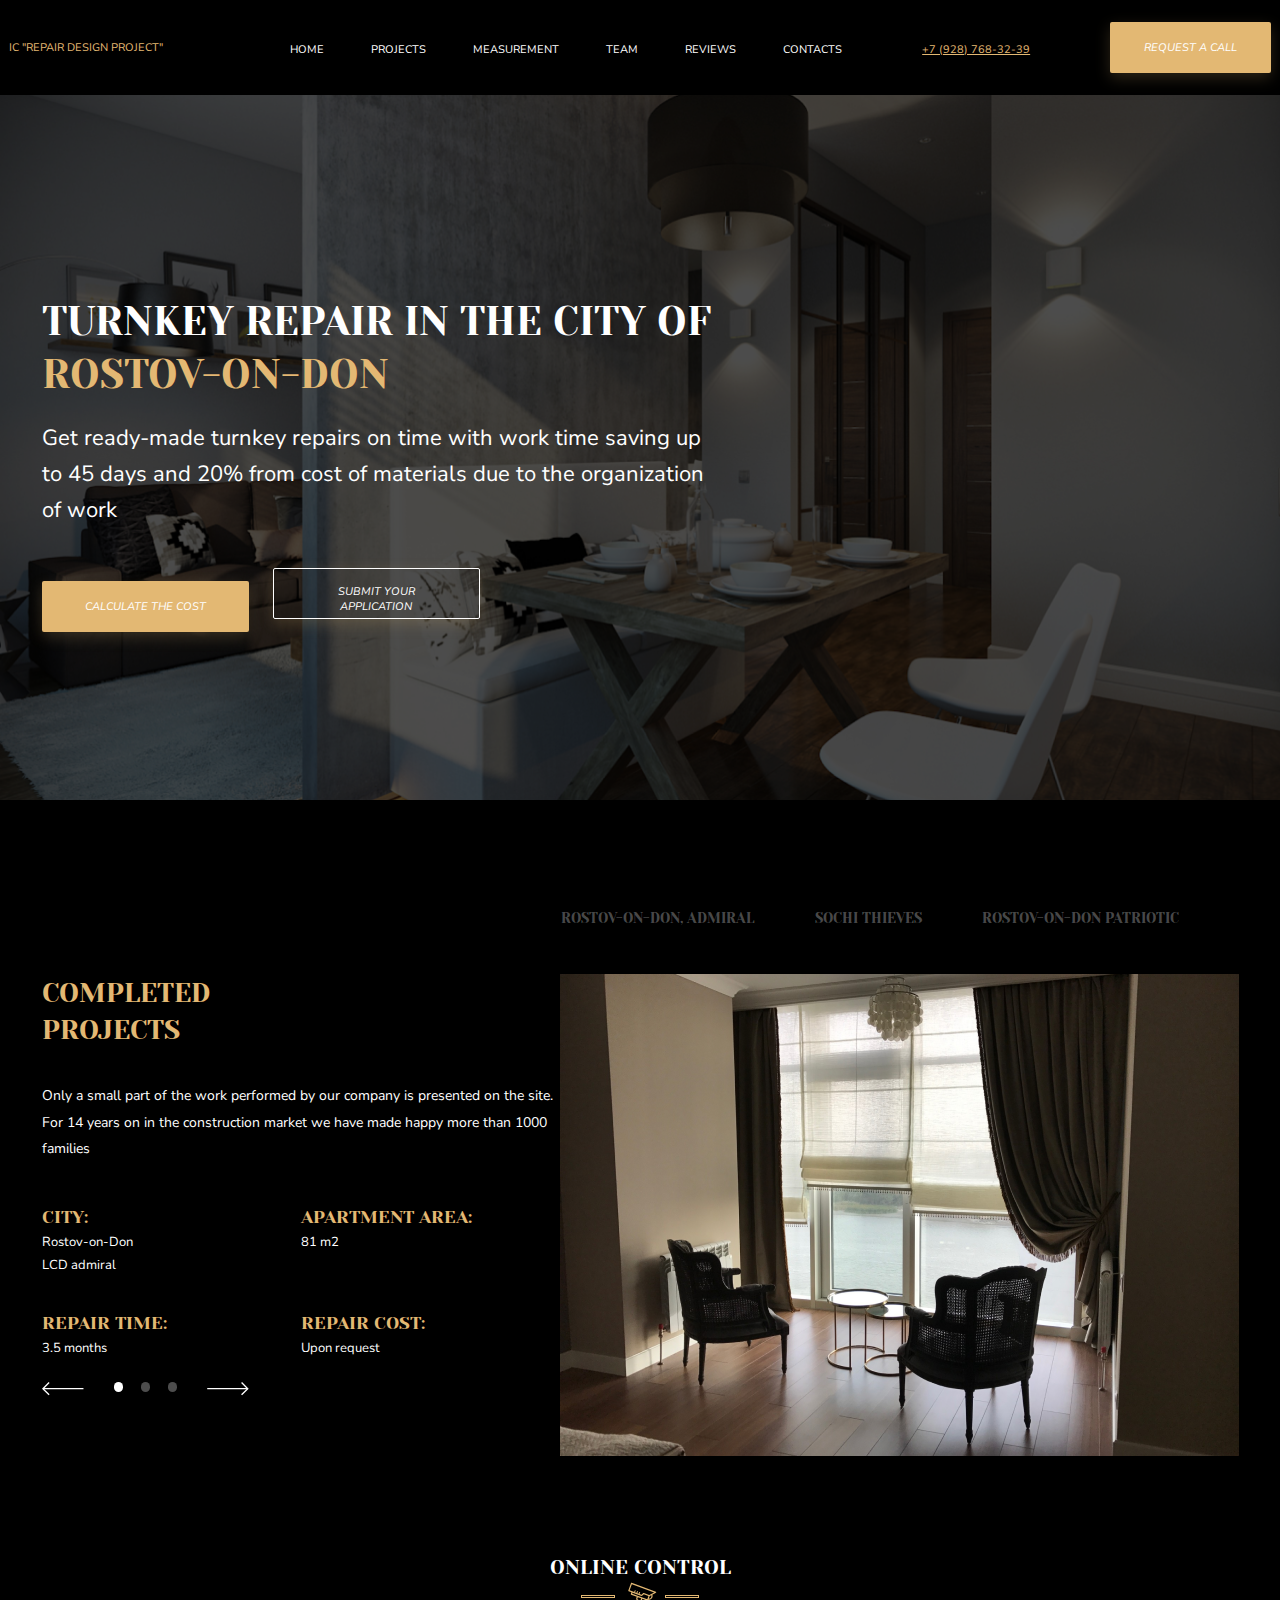
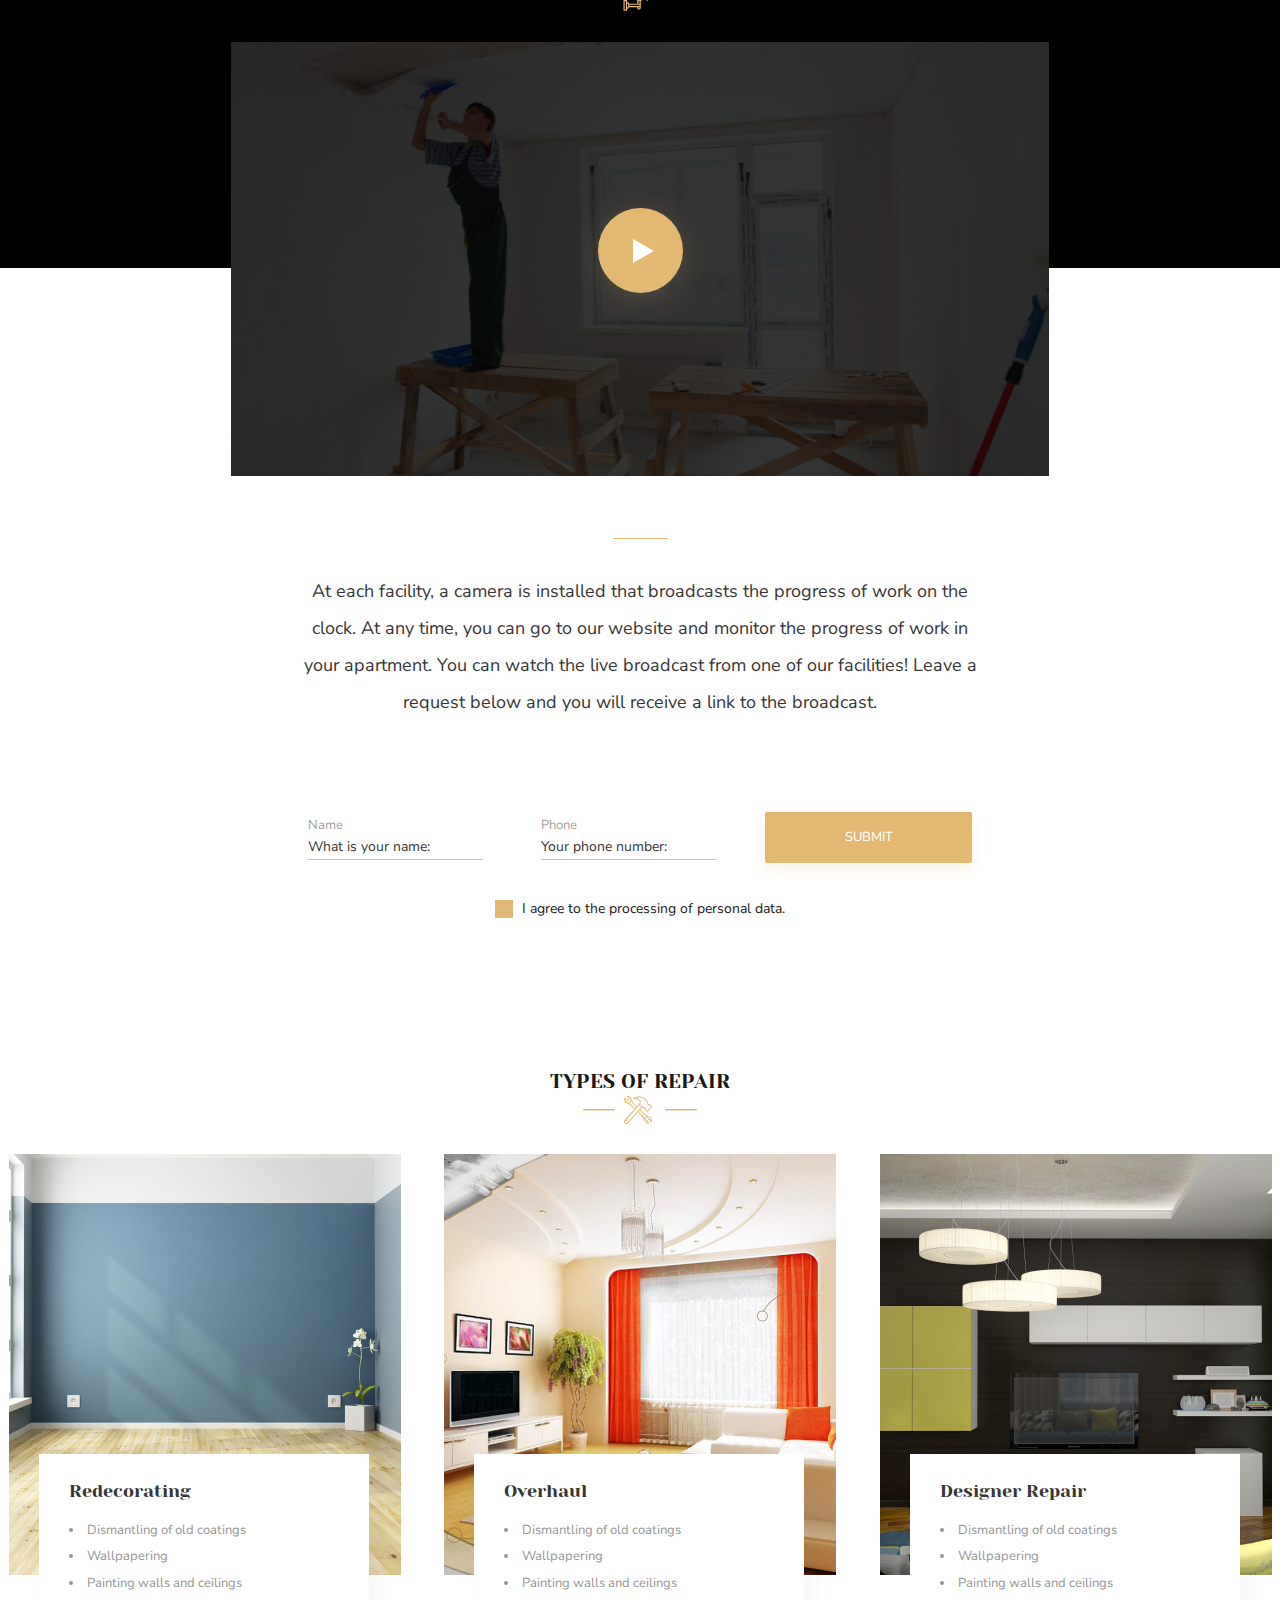
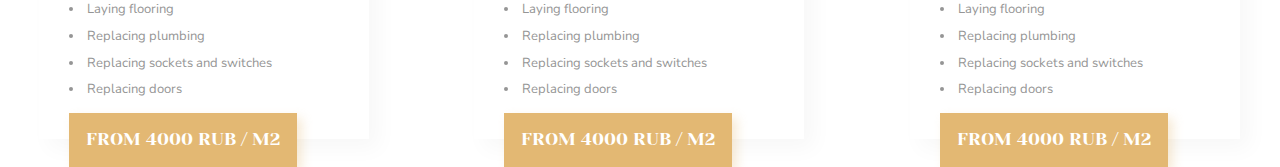
<file: H.W_3/Index.html>
<!DOCTYPE html>
<html lang="en">

<head>
  <link rel="preconnect" href="https://fonts.googleapis.com">
  <link rel="preconnect" href="https://fonts.gstatic.com" crossorigin>
  <link href="https://fonts.googleapis.com/css2?family=Nunito+Sans:ital@0;1&family=Yeseva+One&display=swap"
    rel="stylesheet">

  <link rel="stylesheet" href="./css/header-footer.css">
  <link rel="stylesheet" href="./css/wrapper-1.css">
  <link rel="stylesheet" href="./css/wrapper-2.css">
  <link rel="stylesheet" href="./css/wrapper-3.css">
  <link rel="stylesheet" href="./css/wrapper-4.css">
  <link rel="stylesheet" href="./css/wrapper-5.css">
  <link rel="stylesheet" href="./css/wrapper-6.css">
  <link rel="stylesheet" href="./css/wrapper-7.css">
  <link rel="stylesheet" href="./css/wrapper-8.css">
  <link rel="stylesheet" href="./css/wrapper-9.css">

  <meta charset="UTF-8">
  <meta http-equiv="X-UA-Compatible" content="IE=edge">
  <meta name="viewport" content="width=device-width, initial-scale=1.0">
  <title>Design studio</title>
</head>

<body>


 <header>
    <section class="container">
      <section class="section__row header-footer__one">
        <section class="section__col logo">
          <h1>IC "Repair Design Project"</h1>
        </section>
        <nav class="nav__wrapper-1">
          <ul>
            <li> <a href="#"> HOME </a> </li>
            <li> <a href="#"> PROJECTS </a> </li>
            <li> <a href="#"> MEASUREMENT </a> </li>
            <li> <a href="#"> TEAM </a> </li>
            <li> <a href="#"> REVIEWS </a> </li>
            <li> <a href="#"> CONTACTS </a> </li>
          </ul>
        </nav>
        <section class="section__col">
          <a class="phone" href="tel:+79287683239" target="_blank">+7 (928) 768-32-39</a>
        </section>
        <button class="button button-header-footer">Request a call</button>
      </section>
    </section>
  </header>

  <section class="wrapper-1 ">
    <div class="color-wrapper-1">
      <div class="container">
        <section class="section__row section__roww ">
          <div class="section__col ">
            <div class="wrapper-1__content">
              <h2>Turnkey Repair in the city of <span> Rostov-on-Don</span></h2>
              <p>Get ready-made turnkey repairs on time
                with work time saving up to 45 days and 20% from
                cost of materials due to the organization of work</p>
              <div class="wrapper-1__content__button">
                <button class="button button-wrapper-1 ">CALCULATE THE COST</button>
                <button class="button button-wrapper-1">SUBMIT YOUR APPLICATIOn</button>
              </div>
            </div>
          </div>
        </section>
      </div>
    </div>
  </section>

  <section class="wrapper-2">
    <div class="container">
      <div class="section__row__up">
        <ul>
          <li> <a href="#"> Rostov-on-Don, Admiral </a> </li>
          <li> <a href="#"> Sochi Thieves </a> </li>
          <li> <a href="#"> Rostov-on-Don Patriotic </a> </li>
        </ul>
      </div>
      <div class="section__row__down ">
        <section class="section__col section_left">
          <section class="section_left__title">
            <h2>Completed <br> projects</h2>
            <p>Only a small part of the work performed by our company is presented on the site. For 14 years on in
              the
              construction
              market we have made happy more than 1000 families</p>
          </section>
          <section class="wrapper-2__mobi-photo">
            <div><svg width="8" height="14" viewBox="0 0 8 14" fill="none" xmlns="http://www.w3.org/2000/svg">
                <path fill-rule="evenodd" clip-rule="evenodd"
                  d="M6.56569 12.478L1.08689 6.99975L6.56569 1.52147L7.34778 2.30348L2.65107 6.99975L7.34778 11.696L6.56569 12.478Z"
                  fill="white" stroke="white" stroke-width="0.75" />
              </svg>
            </div>
            <div><svg width="8" height="14" viewBox="0 0 8 14" fill="none" xmlns="http://www.w3.org/2000/svg">
                <path fill-rule="evenodd" clip-rule="evenodd"
                  d="M1.43431 1.52197L6.91311 7.00025L1.43431 12.4785L0.652222 11.6965L5.34894 7.00025L0.652222 2.30399L1.43431 1.52197Z"
                  fill="white" stroke="white" stroke-width="0.75" />
              </svg>
            </div>
          </section>
          <section class="section_left__info">
            <div class="grid_1 grid__info text_2">
              <h3>City:</h3>
              <span>Rostov-on-Don <br>
                LCD admiral</span>
            </div>
            <div class="grid_2 grid__info text_2 ">
              <h3>apartment area:</h3>
              <span>81 m2</span>
            </div>
            <div class="grid_3 grid__info text_2">
              <h3>Repair time:</h3>
              <span>3.5 months</span>
            </div>
            <div class="grid_4 grid__info text_2">
              <h3>Repair Cost:</h3>
              <span>Upon request</span>
            </div>
          </section>
          <section class="section_left__nav">
            <svg width="42" height="14" viewBox="0 0 42 14" fill="none" xmlns="http://www.w3.org/2000/svg">
              <path fill-rule="evenodd" clip-rule="evenodd"
                d="M6.63807 13.2761L2.29917e-05 6.63808L6.63807 3.80641e-05L7.58563 0.947606L1.89516 6.63808L7.58563 12.3286L6.63807 13.2761Z"
                fill="white" />
              <path fill-rule="evenodd" clip-rule="evenodd"
                d="M0.947579 5.96828L41.4556 5.96829L41.4556 7.30835L0.947578 7.30834L0.947579 5.96828Z" fill="white" />
            </svg>
            <div class="tchk"></div>
            <div class="tchk"></div>
            <div class="tchk"></div>
            <svg width="42" height="14" viewBox="0 0 42 14" fill="none" xmlns="http://www.w3.org/2000/svg">
              <path fill-rule="evenodd" clip-rule="evenodd"
                d="M35.0451 0L41.6831 6.63804L35.0451 13.2761L34.0975 12.3285L39.788 6.63804L34.0975 0.947567L35.0451 0Z"
                fill="white" />
              <path fill-rule="evenodd" clip-rule="evenodd"
                d="M40.7356 7.30784L0.227569 7.30784L0.22757 5.96777L40.7356 5.96778L40.7356 7.30784Z" fill="white" />
            </svg>
          </section>
        </section>
        <section class="section__col section-right">
          <section class="section-right__down"><img src="./images/img2.png" alt="design"></section>
        </section>
      </div>
      <div class="wrapper-2_titel_camera">
        <h3 class="titel">online control
        </h3>
        <div class="camera">
          <div class="line"></div>
          <svg width="34" height="29" viewBox="0 0 34 29" fill="none" xmlns="http://www.w3.org/2000/svg">
            <path
              d="M32.8511 9.76553L8.73057 0.829306C8.42205 0.7153 8.07929 0.873058 7.96553 1.18182C7.96528 1.18207 7.96528 1.18232 7.96503 1.18257L5.29489 8.45071C5.18138 8.75948 5.33964 9.102 5.64841 9.2155H5.64891L8.44481 10.2421L7.82877 11.9204C7.71552 12.2292 7.87378 12.5712 8.18254 12.6847L13.7753 14.738L13.3643 15.8569C12.9908 16.8589 13.3393 17.987 14.2134 18.6032V21.6434H6.19744C5.80942 20.7564 5.01537 20.1123 4.06707 19.9158V18.6648C4.06707 18.3357 3.80056 18.069 3.47129 18.069H1.06941C0.740397 18.069 0.473633 18.3357 0.473633 18.6648V28.1965C0.473633 28.5258 0.740397 28.7923 1.06941 28.7923H3.47129C3.80056 28.7923 4.06707 28.5258 4.06707 28.1965V26.9457C5.01537 26.7489 5.80942 26.1051 6.19744 25.2178H14.2134V25.8136C14.2134 26.8007 15.0134 27.601 16.0005 27.601C16.9875 27.601 17.7878 26.8007 17.7878 25.8136V19.214C18.3293 18.9455 18.7476 18.4797 18.9561 17.9122L19.3671 16.7934L24.4004 18.6403C24.4662 18.6645 24.5354 18.6768 24.6054 18.6768C24.8552 18.6768 25.0787 18.521 25.1649 18.2865L25.3882 17.6782C27.3268 18.043 29.1939 16.7672 29.5584 14.8288C29.6932 14.1125 29.6057 13.3722 29.3077 12.7072L32.9191 10.8528C33.2119 10.7028 33.3276 10.3438 33.1776 10.051C33.1096 9.91804 32.9941 9.81553 32.8541 9.76378L32.8511 9.76553ZM15.4047 19.146L15.898 19.3248C16.1225 19.4053 16.358 19.4515 16.5962 19.4618V21.6434H15.4047V19.146ZM2.87576 27.601H1.6652V19.2605H2.87576V27.601ZM5.25864 24.0265C5.25764 24.7836 4.78061 25.4584 4.06707 25.7119V21.1496C4.78061 21.4029 5.25764 22.0777 5.25864 22.835V24.0265ZM6.4687 22.835H16.5962V24.0265H6.4687V22.835ZM16.0005 26.4094C15.6714 26.4094 15.4047 26.1426 15.4047 25.8136V25.2178H16.5962V25.8136C16.5962 26.1426 16.3295 26.4094 16.0005 26.4094ZM18.2488 16.3831L17.8378 17.5019C17.6108 18.119 16.9265 18.4355 16.309 18.209L15.1884 17.7985C14.5709 17.5717 14.2539 16.8872 14.4806 16.2694C14.4806 16.2694 14.4806 16.2694 14.4806 16.2691L14.8919 15.1511L17.9116 16.2596L18.2488 16.3831ZM24.2521 17.3184L9.15234 11.7736L9.56361 10.6548L18.5111 13.9405C18.7229 14.0175 18.9604 13.9693 19.1251 13.8152L20.797 12.2414L25.4842 13.963L24.2521 17.3184ZM28.2801 14.9901C27.9026 16.0079 26.8873 16.6439 25.807 16.5391L26.7275 14.0315L28.2311 13.2572C28.4664 13.8077 28.4839 14.4273 28.2801 14.9901ZM26.2693 12.9302C26.2377 12.9329 26.2065 12.9384 26.1757 12.9467L20.8642 10.9963C20.6525 10.9186 20.4149 10.9668 20.2504 11.1214L18.5766 12.6954L6.61871 8.3042L8.87733 2.15438L31.1675 10.4126L26.2693 12.9302Z"
              fill="#E3B873" />
            <path d="M12.1292 8.70337L11.6038 10.1233M14.419 9.5434L13.8935 10.9633M16.641 10.3699L16.1155 11.7898"
              stroke="#E3B873" stroke-linecap="round" />
          </svg>
          <div class="line"></div>
        </div>
      </div>
    </div>
  </section>

  <section class="wrapper-3">
    <div class="container">
      <div class="section__row">
        <div class="wrapper-3__all">
          <div class="wrapper-3__video_photo">
            <div class="wrapper-3__fon">
              <div class="play">
                <svg width="145" height="145" viewBox="0 0 145 145" fill="none" xmlns="http://www.w3.org/2000/svg">
                  <g filter="url(#filter0_d_1_11184)">
                    <circle cx="72.5" cy="67.5" r="42.5" fill="#E3B873" />
                  </g>
                  <path d="M86 68L65 80.1244L65 55.8756L86 68Z" fill="white" />
                  <defs>
                    <filter id="filter0_d_1_11184" x="0" y="0" width="145" height="145" filterUnits="userSpaceOnUse"
                      color-interpolation-filters="sRGB">
                      <feFlood flood-opacity="0" result="BackgroundImageFix" />
                      <feColorMatrix in="SourceAlpha" type="matrix" values="0 0 0 0 0 0 0 0 0 0 0 0 0 0 0 0 0 0 127 0"
                        result="hardAlpha" />
                      <feOffset dy="5" />
                      <feGaussianBlur stdDeviation="15" />
                      <feColorMatrix type="matrix"
                        values="0 0 0 0 0.890196 0 0 0 0 0.721569 0 0 0 0 0.45098 0 0 0 0.2 0" />
                      <feBlend mode="normal" in2="BackgroundImageFix" result="effect1_dropShadow_1_11184" />
                      <feBlend mode="normal" in="SourceGraphic" in2="effect1_dropShadow_1_11184" result="shape" />
                    </filter>
                  </defs>
                </svg>
              </div>
            </div>
          </div>
        </div>
        <div class="wrapper-3__line"></div>


        <div class="section__row">
          <p class="wrapper-3__text">At each facility, a camera is installed that broadcasts the progress of work on
            the
            clock. At any time, you
            can go to
            our website and monitor the progress of work in your apartment. You can watch the live broadcast from one
            of
            our
            facilities!
            Leave a request below and you will receive a link to the broadcast.</p>
        </div>
        <div class="section__row">
          <div class="wrapper-3__input">
            <div class="wrapper-3__input__name input_okno">
              <span class=" span_wrapper-3 span_all">Name</span>
              <input class="input input__wrapper-3" type="text" placeholder="What is your name:">
            </div>
            <div class="wrapper-3__input__phone input_okno">
              <span class="span_all span_wrapper-3">Phone</span>
              <input class="input input__wrapper-3" type="text" placeholder="Your phone number:">
            </div>



            <div class="check-mark-mobi">
              <label class="label">
                <input type="checkbox" class="checkbox">
                <span class="fake"></span>
                <span class="text">I agree to the processing of personal data.</span>
              </label>
            </div>




            <button class="button button__wrapper-3">Submit </button>
          </div>
          <div class="check-mark">
            <label class="label">
              <input type="checkbox" class="checkbox">
              <span class="fake"></span>
              <span class="text">I agree to the processing of personal data.</span>
            </label>
          </div>

        </div>


      </div>
    </div>
  </section> 

  <section class="wrapper-4">
    <div class="container">
      <div class="section__row__title ">

        <h3 class="wrapper-4__title">
          TYPES OF REPAIR
        </h3>
        <svg width="114" height="28" viewBox="0 0 114 28" fill="none" xmlns="http://www.w3.org/2000/svg">
          <rect x="0.000610352" y="12.9998" width="32" height="1.54334" rx="0.771672" fill="#E3B873" />
          <rect x="82.0006" y="12.9998" width="32" height="1.54334" rx="0.771672" fill="#E3B873" />
          <path
            d="M67.4056 21.1434C66.8241 20.7342 66.1529 20.5144 65.475 20.4785C62.92 18.8054 61.2463 17.5495 60.2692 16.5724L57.2675 13.5707L59.089 11.5318C59.4342 11.7267 59.805 11.8551 60.1759 11.908C60.4557 11.9546 60.6423 11.9546 60.8289 11.9546C61.2021 11.9546 61.2953 11.9546 61.6685 12.2811C61.4819 12.4211 61.3886 12.6543 61.3886 12.8875C61.3886 13.1207 61.4819 13.4006 61.6685 13.5871L63.301 15.2197C63.5342 15.4995 63.9073 15.6394 64.2805 15.6394C64.6537 15.6394 65.0268 15.4995 65.26 15.173L68.5717 11.8613C68.8516 11.6281 68.9915 11.255 68.9915 10.8818C68.9915 10.5087 68.8516 10.1822 68.5717 9.90232L66.9392 8.26979C66.7526 8.08324 66.5194 7.98993 66.2861 7.98993C66.0529 7.98993 65.8197 8.12986 65.6331 8.26979C65.26 7.94331 65.26 7.85 65.26 7.47684C65.26 7.29028 65.26 7.05705 65.1667 6.77719C65.0734 6.12416 64.7469 5.4712 64.2338 4.9581L62.5546 3.27894C61.5751 2.29944 61.1087 1.83302 59.8493 1.2733C57.144 0.013935 54.3921 0.24717 50.3807 2.06626C50.1475 2.15956 50.0542 2.34612 50.1009 2.57935C50.1475 2.81258 50.3341 2.95251 50.5673 2.95251H51.1736C53.2259 2.95251 54.2987 2.95251 56.1645 4.81823C56.9814 5.63518 57.005 6.88782 56.273 7.80944C56.1744 7.82431 56.0993 7.86859 56.0245 7.94331L53.9526 10.2559L52.3864 8.68963C50.6649 6.96817 49.4541 5.33946 48.5222 3.5259C48.4733 2.60821 48.105 1.74961 47.4422 1.0868C46.6493 0.293904 45.5299 -0.0792603 44.4104 0.0140445C44.2705 0.0606695 44.1306 0.153974 44.0839 0.247279C43.9906 0.387209 43.9906 0.573763 44.0839 0.713693L45.3899 3.04587C45.1101 3.65222 44.4571 4.02538 43.8041 3.97876L42.4514 1.73983C42.4048 1.5999 42.2182 1.50659 42.0783 1.50659C41.9383 1.45997 41.7984 1.55322 41.7051 1.69315C40.5856 3.3723 41.0054 5.61118 42.6846 6.77724C43.2631 7.19047 43.9149 7.42026 44.575 7.46738C44.5823 7.4705 44.5893 7.47432 44.5969 7.47689C46.416 8.40977 48.0485 9.62246 49.7743 11.3483L51.4802 13.0154L41.5652 24.082C41.192 24.4551 41.0055 24.9682 41.0055 25.4813C41.0055 25.9944 41.192 26.4608 41.5652 26.8339L42.2182 27.487C42.5914 27.8134 43.0578 28 43.5242 28C43.9906 28 44.5037 27.8135 44.8769 27.4403L54.7806 16.3546L57.6571 19.2311C58.6357 20.2097 59.8937 21.9332 61.5705 24.4481C61.6306 25.3458 61.998 26.1839 62.648 26.8339C63.3476 27.5336 64.2805 27.9067 65.26 27.9067C65.3999 27.9067 65.5399 27.9067 65.6332 27.9067C65.7731 27.9067 65.913 27.8134 66.0063 27.6735C66.0996 27.5336 66.0996 27.347 66.0063 27.2071L64.6537 24.9216C64.9802 24.3153 65.5866 23.9421 66.2862 23.9887L67.5922 26.2276C67.6388 26.3675 67.8254 26.4608 67.9654 26.4608C68.1519 26.4142 68.2918 26.3675 68.3851 26.2276C69.5045 24.5484 69.0381 22.3095 67.4056 21.1434ZM56.7709 4.07201C55.2783 2.62608 54.1589 2.15962 52.8995 2.01969C55.5582 1.18011 57.5172 1.22673 59.4762 2.11299C60.5957 2.57941 60.9688 2.95257 61.9483 3.93208L63.6275 5.61123C64.0006 5.9844 64.2338 6.45081 64.2805 6.91723C64.3271 7.15046 64.3271 7.33702 64.3271 7.47695C64.3271 7.99004 64.3738 8.36315 64.9335 8.92287C65.12 9.10942 65.3999 9.20273 65.6331 9.20273C65.913 9.20273 66.1462 9.10942 66.2861 8.92287L67.9187 10.5554C68.012 10.6487 68.0586 10.742 68.0586 10.8819C68.0586 11.0218 68.012 11.1151 67.9187 11.2084L64.607 14.5201C64.4204 14.7066 64.1406 14.7066 63.954 14.5201L62.3214 12.8875C62.508 12.7476 62.6013 12.5144 62.5547 12.2345C62.5547 12.0013 62.4614 11.7214 62.2748 11.5349C61.7151 10.9751 61.3419 10.9285 60.8289 10.9285C60.689 10.9285 60.5024 10.9285 60.2692 10.8819C59.7561 10.8353 59.3363 10.602 58.9632 10.2289L56.9575 8.22322C57.9836 6.96391 57.8904 5.19145 56.7709 4.07201ZM42.1249 2.95257L43.1044 4.63173C43.1977 4.77166 43.3377 4.86496 43.4776 4.86496H43.7108C44.7837 4.91159 45.7632 4.35187 46.2296 3.41904L46.3229 3.1858C46.4162 3.04587 46.4162 2.90594 46.3229 2.76601L45.2967 0.993553C45.8564 1.08686 46.3695 1.36672 46.7893 1.78651C47.2702 2.30747 47.5781 2.96634 47.5963 3.67408C47.5873 3.70999 47.5822 3.74864 47.5822 3.7922C47.5822 4.00822 47.5561 4.21893 47.5079 4.42205C47.3319 5.09743 46.91 5.68628 46.3228 6.07776C45.3899 6.6841 44.1306 6.6841 43.1977 6.03113C42.2182 5.33137 41.7984 4.07201 42.1249 2.95257ZM50.4274 10.6953C49.0281 9.24941 47.6288 8.12997 46.1362 7.24371C46.3694 7.15041 46.6493 7.01048 46.8825 6.87055C47.5821 6.40413 48.0485 5.79773 48.3284 5.05146C49.2146 6.54406 50.3341 7.94336 51.7333 9.34266L53.3354 10.9447L52.0791 12.347L50.4274 10.6953ZM44.2239 26.7406C43.8507 27.1138 43.2444 27.1604 42.8712 26.7873L42.2182 26.1809C42.0316 25.9944 41.9383 25.7611 41.9383 25.5279C41.9383 25.248 42.0316 25.0148 42.2648 24.7816L42.529 24.4861L43.1977 25.1548C43.291 25.2481 43.3842 25.2947 43.5242 25.2947C43.6641 25.2947 43.7574 25.2481 43.8507 25.1548C44.0372 24.9682 44.0372 24.6884 43.8507 24.5018L43.1453 23.7964L43.7617 23.1068L44.5037 23.8487C44.597 23.942 44.6902 23.9887 44.8302 23.9887C44.9701 23.9887 45.0634 23.942 45.1567 23.8487C45.3432 23.6622 45.3432 23.3823 45.1567 23.1957L44.3782 22.4172L56.3757 8.99415L58.3348 10.9532L56.4099 13.1067C56.3549 13.13 56.3063 13.1656 56.2578 13.2141L54.3921 15.313C54.3388 15.3663 54.3013 15.4273 54.2785 15.4914L44.2239 26.7406ZM55.4188 15.6401L56.6953 14.2113L59.7094 17.2254C60.549 18.1116 61.9949 19.231 64.0938 20.6303C63.814 20.7236 63.5341 20.8636 63.2543 21.0501C62.6756 21.4118 62.2657 21.914 61.9801 22.4691C61.9759 22.477 61.972 22.4851 61.9679 22.4931C61.951 22.5265 61.9344 22.5601 61.9184 22.5938C61.8954 22.6417 61.8735 22.69 61.8526 22.7389C61.8382 22.772 61.824 22.805 61.8105 22.8383C61.8086 22.8431 61.8067 22.848 61.8048 22.8528C61.7901 22.8893 61.7755 22.9258 61.7617 22.9625C61.4968 22.5739 61.2419 22.2072 60.9967 21.8618L61.6218 21.2367C61.8083 21.0502 61.8083 20.7703 61.6218 20.5837C61.4352 20.3972 61.1554 20.3972 60.9688 20.5837L60.4488 21.1037C60.255 20.8407 60.0677 20.5926 59.8872 20.3593L60.3158 19.9307C60.5023 19.7441 60.5023 19.4643 60.3158 19.2777C60.1292 19.0911 59.8494 19.0911 59.6628 19.2777L59.3067 19.6337C58.9639 19.2206 58.6477 18.8689 58.3568 18.578L55.4188 15.6401ZM67.9186 24.9682L66.9391 23.289C66.8458 23.1491 66.7059 23.0558 66.566 23.0558H66.3327C65.2599 22.9625 64.2804 23.5689 63.814 24.5017L63.7207 24.7349C63.6274 24.8749 63.6274 25.0148 63.7207 25.1547L64.7468 26.9272C64.1871 26.8339 63.674 26.554 63.2542 26.1342C62.7824 25.6231 62.4775 24.9793 62.4488 24.2869C62.4568 24.2528 62.4613 24.2162 62.4613 24.1752C62.4613 23.5843 62.6488 23.0311 62.9758 22.5625C63.1766 22.283 63.4279 22.0383 63.7206 21.8431C64.187 21.5166 64.7001 21.3767 65.2599 21.3767C65.8196 21.3767 66.3793 21.5632 66.8457 21.8898C67.8254 22.5894 68.2452 23.8487 67.9186 24.9682Z"
            fill="#E3B873" />
        </svg>

      </div>
      <div class="section__row__img">
        <div> <img src="./images/img4.png" alt="disain">
          <div class="section__col__text">
            <h3>Redecorating</h3>
            <ul>
              <li>Dismantling of old coatings</li>
              <li>Wallpapering</li>
              <li>Painting walls and ceilings</li>
              <li>Laying flooring</li>
              <li>Replacing plumbing</li>
              <li>Replacing sockets and switches</li>
              <li>Replacing doors</li>
            </ul>
            <div class="wrapper_4__price">
              <span> from 4000 rub / m2</span>
            </div>
          </div>
        </div>
        <div> <img src="./images/img5.png" alt="disain">
          <div class="section__col__text">
            <h3>Overhaul </h3>
            <ul>
              <li>Dismantling of old coatings</li>
              <li>Wallpapering</li>
              <li>Painting walls and ceilings</li>
              <li>Laying flooring</li>
              <li>Replacing plumbing</li>
              <li>Replacing sockets and switches</li>
              <li>Replacing doors</li>
            </ul>
            <div class="wrapper_4__price">
              <span> from 4000 rub / m2</span>
            </div>
          </div>
        </div>
        <div> <img src="./images/img6.png" alt="disain">
          <div class="section__col__text">
            <h3>Designer Repair</h3>
            <ul>
              <li>Dismantling of old coatings</li>
              <li>Wallpapering</li>
              <li>Painting walls and ceilings</li>
              <li>Laying flooring</li>
              <li>Replacing plumbing</li>
              <li>Replacing sockets and switches</li>
              <li>Replacing doors</li>
            </ul>
            <div class="wrapper_4__price">
              <span> from 4000 rub / m2</span>
            </div>
          </div>
        </div>
      </div>
    </div>
  </section>
<!-- 
  <section class="wrapper-5">
    <div class="container">
      <div class=" wrapper-5__section__row">
        <div class="wrapper-5__section__col_left">


          <div class="all_mini_wrapper-5">

            <div class="mini-wrapper-5">
              <div class="marker">
                <span>01</span>
                <svg width="88" height="88" viewBox="0 0 88 88" fill="none" xmlns="http://www.w3.org/2000/svg">
                  <g filter="url(#filter0_d_1_11102)">
                    <rect x="23" y="18" width="41.7571" height="41.7571" rx="20.8785" fill="#E3B873" />
                    <rect x="19" y="14" width="49.7571" height="49.7571" rx="24.8785" stroke="white" stroke-width="8" />
                  </g>
                  <defs>
                    <filter id="filter0_d_1_11102" x="0" y="0" width="87.757" height="87.7571"
                      filterUnits="userSpaceOnUse" color-interpolation-filters="sRGB">
                      <feFlood flood-opacity="0" result="BackgroundImageFix" />
                      <feColorMatrix in="SourceAlpha" type="matrix" values="0 0 0 0 0 0 0 0 0 0 0 0 0 0 0 0 0 0 127 0"
                        result="hardAlpha" />
                      <feOffset dy="5" />
                      <feGaussianBlur stdDeviation="7.5" />
                      <feColorMatrix type="matrix"
                        values="0 0 0 0 0.890196 0 0 0 0 0.721569 0 0 0 0 0.45098 0 0 0 0.15 0" />
                      <feBlend mode="normal" in2="BackgroundImageFix" result="effect1_dropShadow_1_11102" />
                      <feBlend mode="normal" in="SourceGraphic" in2="effect1_dropShadow_1_11102" result="shape" />
                    </filter>
                  </defs>
                </svg>
              </div>
              <p>Our specialist will arrive for measurements per day
                contact, or appoint a date convenient for you</p>
            </div>
            <div class="mini-wrapper-5">
              <div class="marker">
                <span>02</span>
                <svg width="88" height="88" viewBox="0 0 88 88" fill="none" xmlns="http://www.w3.org/2000/svg">
                  <g filter="url(#filter0_d_1_11102)">
                    <rect x="23" y="18" width="41.7571" height="41.7571" rx="20.8785" fill="#E3B873" />
                    <rect x="19" y="14" width="49.7571" height="49.7571" rx="24.8785" stroke="white" stroke-width="8" />
                  </g>
                  <defs>
                    <filter id="filter0_d_1_11102" x="0" y="0" width="87.757" height="87.7571"
                      filterUnits="userSpaceOnUse" color-interpolation-filters="sRGB">
                      <feFlood flood-opacity="0" result="BackgroundImageFix" />
                      <feColorMatrix in="SourceAlpha" type="matrix" values="0 0 0 0 0 0 0 0 0 0 0 0 0 0 0 0 0 0 127 0"
                        result="hardAlpha" />
                      <feOffset dy="5" />
                      <feGaussianBlur stdDeviation="7.5" />
                      <feColorMatrix type="matrix"
                        values="0 0 0 0 0.890196 0 0 0 0 0.721569 0 0 0 0 0.45098 0 0 0 0.15 0" />
                      <feBlend mode="normal" in2="BackgroundImageFix" result="effect1_dropShadow_1_11102" />
                      <feBlend mode="normal" in="SourceGraphic" in2="effect1_dropShadow_1_11102" result="shape" />
                    </filter>
                  </defs>
                </svg>
              </div>
              <p>Free metering</p>
            </div>
            <div class="mini-wrapper-5">
              <div class="marker">
                <span>03</span>
                <svg width="88" height="88" viewBox="0 0 88 88" fill="none" xmlns="http://www.w3.org/2000/svg">
                  <g filter="url(#filter0_d_1_11102)">
                    <rect x="23" y="18" width="41.7571" height="41.7571" rx="20.8785" fill="#E3B873" />
                    <rect x="19" y="14" width="49.7571" height="49.7571" rx="24.8785" stroke="white" stroke-width="8" />
                  </g>
                  <defs>
                    <filter id="filter0_d_1_11102" x="0" y="0" width="87.757" height="87.7571"
                      filterUnits="userSpaceOnUse" color-interpolation-filters="sRGB">
                      <feFlood flood-opacity="0" result="BackgroundImageFix" />
                      <feColorMatrix in="SourceAlpha" type="matrix" values="0 0 0 0 0 0 0 0 0 0 0 0 0 0 0 0 0 0 127 0"
                        result="hardAlpha" />
                      <feOffset dy="5" />
                      <feGaussianBlur stdDeviation="7.5" />
                      <feColorMatrix type="matrix"
                        values="0 0 0 0 0.890196 0 0 0 0 0.721569 0 0 0 0 0.45098 0 0 0 0.15 0" />
                      <feBlend mode="normal" in2="BackgroundImageFix" result="effect1_dropShadow_1_11102" />
                      <feBlend mode="normal" in="SourceGraphic" in2="effect1_dropShadow_1_11102" result="shape" />
                    </filter>
                  </defs>
                </svg>
              </div>
              <p>Free consultation</p>
            </div>
            <div class="mini-wrapper-5">
              <div class="marker">
                <span>04</span>
                <svg width="88" height="88" viewBox="0 0 88 88" fill="none" xmlns="http://www.w3.org/2000/svg">
                  <g filter="url(#filter0_d_1_11102)">
                    <rect x="23" y="18" width="41.7571" height="41.7571" rx="20.8785" fill="#E3B873" />
                    <rect x="19" y="14" width="49.7571" height="49.7571" rx="24.8785" stroke="white" stroke-width="8" />
                  </g>
                  <defs>
                    <filter id="filter0_d_1_11102" x="0" y="0" width="87.757" height="87.7571"
                      filterUnits="userSpaceOnUse" color-interpolation-filters="sRGB">
                      <feFlood flood-opacity="0" result="BackgroundImageFix" />
                      <feColorMatrix in="SourceAlpha" type="matrix" values="0 0 0 0 0 0 0 0 0 0 0 0 0 0 0 0 0 0 127 0"
                        result="hardAlpha" />
                      <feOffset dy="5" />
                      <feGaussianBlur stdDeviation="7.5" />
                      <feColorMatrix type="matrix"
                        values="0 0 0 0 0.890196 0 0 0 0 0.721569 0 0 0 0 0.45098 0 0 0 0.15 0" />
                      <feBlend mode="normal" in2="BackgroundImageFix" result="effect1_dropShadow_1_11102" />
                      <feBlend mode="normal" in="SourceGraphic" in2="effect1_dropShadow_1_11102" result="shape" />
                    </filter>
                  </defs>
                </svg>
              </div>
              <p>Get a cost estimate and
                the timing of your future repairs</p>
            </div>
          </div>
        </div>
        <div class="section__col_right">
          <div class="section__col_modal_okno">
            <div class="title">
              <h4>
                Leave a request for free <br>
                departure of the measurer
              </h4>
            </div>
            <div class="wrapper-5__input">
              <div class="wrapper-5__input__name wrapper-5__input_okno">
                <span class="span_all">Name</span>
                <input class="input " type="text" placeholder="What is your name:">
              </div>
              <div class="wrapper-5__input__phone wrapper-5__input_okno">
                <span class="span_all">Phone</span>
                <input class="input " type="number" placeholder="Your phone number:">
              </div>
              <div class="wrapper-5__input__email wrapper-5__input_okno">
                <span class="span_all">Email</span>
                <input class="input " type="email" placeholder="Your email">
              </div>
              <div class="check-mark wrapper-5__heck-mark">
                <label class="label">
                  <input type="checkbox" class="checkbox">
                  <span class="fake"></span>
                  <span class=" wrapper-5__text text">I agree to the processing of personal data.</span>
                </label>
              </div>
              <div class="button__wrapper-5__input">
                <button class="button  button__wrapper-5">Call the measurer</button>
              </div>
            </div>
          </div>
          <div class="section__sale">
            <div><svg width="113" height="113" viewBox="0 0 113 113" fill="none" xmlns="http://www.w3.org/2000/svg">
                <g filter="url(#filter0_d_1_11115)">
                  <circle cx="56.5" cy="46.4424" r="36" fill="#E3B873" />
                </g>
                <path
                  d="M56.8396 53.7206C56.4614 53.7206 56.1526 54.0199 56.1526 54.3917V55.7163C56.1526 56.0881 56.4614 56.3873 56.8396 56.3873C57.2178 56.3873 57.5265 56.0881 57.5265 55.7163V54.3917C57.5265 54.0199 57.2178 53.7206 56.8396 53.7206Z"
                  fill="white" stroke="white" stroke-width="0.1" />
                <path
                  d="M73.5581 44.4428L73.5581 44.4427C73.1069 42.2849 72.0951 40.2508 70.6321 38.5602C69.2237 36.9326 67.4214 35.6513 65.4118 34.8437C65.0828 33.5077 64.3927 32.13 63.0386 31.0926C61.7205 30.0829 60.3931 29.8882 60.3338 29.8799L60.3338 29.8799C60.1374 29.8526 59.9377 29.9096 59.7872 30.0369C59.6366 30.1642 59.5498 30.3492 59.5498 30.5442V33.8478H57.3254C56.736 31.9337 54.9142 30.5357 52.7634 30.5357C50.5652 30.5357 48.7096 31.9956 48.1632 33.9747C45.0152 34.4005 42.1197 35.8912 39.9692 38.2047L40.0017 38.2348L39.9692 38.2047C37.7 40.6462 36.45 43.807 36.45 47.1048C36.45 54.4944 40.3839 60.5047 41.5891 62.1702C41.9705 62.6973 42.5945 63.0115 43.2582 63.0115H45.9692C47.0961 63.0115 48.015 62.1174 48.015 61.0156V60.214C48.6849 60.3117 49.3649 60.3618 50.0457 60.3618H56.1528V61.0156C56.1528 62.1174 57.0717 63.0115 58.1986 63.0115H61.1765C62.134 63.0115 62.9756 62.3491 63.1767 61.4341L63.4969 59.9776C67.673 58.976 71.0324 56.1195 72.6959 52.4129H75.1837C75.9359 52.4129 76.55 51.816 76.55 51.0795V45.78C76.55 45.4234 76.4075 45.0882 76.1493 44.8365C75.8912 44.5849 75.5482 44.4465 75.1838 44.4465H75.1837H75.1837H75.1837H75.1836H75.1836H75.1836H75.1835L73.5592 44.4467C73.5587 44.4454 73.5584 44.4441 73.5581 44.4428ZM75.1762 51.0293H75.1761V51.0708H73.2111C73.5469 50.0272 73.7538 48.9313 73.8138 47.802C73.8337 47.4307 73.5411 47.1162 73.1633 47.0971C72.7857 47.0784 72.4615 47.3611 72.4418 47.7324C72.1746 52.755 68.6861 57.0486 63.8218 58.4988L64.6936 54.5325C64.7736 54.1689 64.5358 53.8128 64.1656 53.7355C63.7961 53.658 63.4301 53.8876 63.3503 54.2508L61.8334 61.1523C61.7678 61.4509 61.4919 61.6694 61.1765 61.6694H58.1984C57.8268 61.6694 57.5266 61.3748 57.5266 61.0156V58.3658C57.5266 57.994 57.2178 57.6948 56.8396 57.6948C56.4614 57.6948 56.1527 57.994 56.1527 58.3658V59.0197H50.0455C49.3637 59.0197 48.6831 58.9637 48.0148 58.8549V54.3914C48.0148 54.0196 47.7061 53.7204 47.3279 53.7204C46.9497 53.7204 46.6409 54.0196 46.6409 54.3914V61.0156C46.6409 61.3749 46.3407 61.6695 45.9691 61.6695H43.2582C43.0355 61.6695 42.8366 61.5694 42.7111 61.3957L42.7111 61.3957C41.5641 59.8104 37.8239 54.0966 37.8239 47.1047C37.8239 44.1413 38.9469 41.301 40.9864 39.1068C42.8401 37.1124 45.3092 35.7982 48.0037 35.3561C48.0187 35.7441 48.0834 36.1276 48.195 36.4974H48.0074C47.6292 36.4974 47.3205 36.7966 47.3205 37.1684C47.3205 37.5402 47.6292 37.8395 48.0074 37.8395H57.5191C57.8974 37.8395 58.2061 37.5402 58.2061 37.1684C58.2061 36.7966 57.8974 36.4974 57.5191 36.4974H57.3315C57.4592 36.0749 57.5258 35.6344 57.5266 35.1897H59.5498V36.506C59.5498 36.8778 59.8585 37.177 60.2367 37.177C60.6149 37.177 60.9237 36.8778 60.9237 36.506V31.4319C61.5183 31.6611 62.343 32.1096 63.0288 32.9651C63.7404 33.8526 64.3056 35.182 64.3056 37.1685C64.3056 37.5403 64.6144 37.8395 64.9926 37.8395C65.3708 37.8395 65.6795 37.5403 65.6795 37.1685C65.6795 36.9306 65.6716 36.6808 65.6536 36.4229C67.1527 37.1478 68.4978 38.1728 69.5829 39.4267C70.8977 40.9462 71.8068 42.7736 72.212 44.7114C72.3426 45.3363 72.9049 45.7889 73.5487 45.7888L75.1762 45.7887V51.0293ZM52.7633 31.8778C54.6334 31.8778 56.1527 33.361 56.1527 35.1813C56.1527 35.6361 56.0552 36.0844 55.871 36.4975H49.6555C49.4714 36.0843 49.3737 35.6361 49.3737 35.1813C49.3737 33.3609 50.8931 31.8778 52.7633 31.8778Z"
                  fill="white" stroke="white" stroke-width="0.1" />
                <path
                  d="M64.4116 44.8828L64.4116 44.8828C64.815 43.8281 65.8808 43.1218 67.0621 43.1218C68.2433 43.1218 69.3093 43.8281 69.7125 44.8828L64.4116 44.8828ZM64.4116 44.8828C64.2784 45.2312 64.4605 45.6175 64.8155 45.7465M64.4116 44.8828L64.8155 45.7465M64.8155 45.7465C65.17 45.8755 65.5657 45.7001 65.6986 45.3524L64.8155 45.7465ZM65.6986 45.3524C65.9011 44.8229 66.4479 44.4638 67.062 44.4638C67.6761 44.4638 68.223 44.8229 68.4255 45.3524C68.5289 45.6229 68.7913 45.7888 69.0691 45.7888C69.1488 45.7888 69.2297 45.7752 69.3086 45.7465C69.3086 45.7465 69.3086 45.7465 69.3086 45.7465L69.2915 45.6995L65.6986 45.3524Z"
                  fill="white" stroke="white" stroke-width="0.1" />
                <path
                  d="M55.7116 47.5181C55.0601 47.0763 54.2201 46.8056 53.4502 46.5933V43.5143C54.0451 43.5915 54.5484 43.7638 54.9047 43.9765C55.2758 44.1982 55.4733 44.4545 55.4733 44.683C55.4733 45.0548 55.7821 45.354 56.1603 45.354C56.5385 45.354 56.8472 45.0548 56.8472 44.683C56.8472 44.0274 56.4732 43.4413 55.8589 42.9981C55.254 42.5617 54.4127 42.2606 53.4502 42.1628V42.1368C53.4502 41.765 53.1414 41.4657 52.7632 41.4657C52.385 41.4657 52.0763 41.765 52.0763 42.1368V42.1628C51.1138 42.2606 50.2724 42.5617 49.6676 42.9981C49.0533 43.4413 48.6792 44.0274 48.6792 44.683C48.6792 45.6105 49.1508 46.2414 49.8149 46.6918C50.4663 47.1336 51.3063 47.4043 52.0763 47.6166V50.6955C51.4814 50.6184 50.9781 50.4461 50.6218 50.2333C50.2506 50.0117 50.0532 49.7554 50.0532 49.5269C50.0532 49.1551 49.7444 48.8559 49.3662 48.8559C48.988 48.8559 48.6792 49.1551 48.6792 49.5269C48.6792 50.1825 49.0533 50.7686 49.6676 51.2118C50.2724 51.6482 51.1138 51.9492 52.0763 52.0471V52.0731C52.0763 52.4449 52.385 52.7441 52.7632 52.7441C53.1414 52.7441 53.4502 52.4449 53.4502 52.0731V52.0471C54.4127 51.9492 55.254 51.6482 55.8589 51.2118C56.4732 50.7686 56.8472 50.1825 56.8472 49.5269C56.8472 48.5993 56.3757 47.9684 55.7116 47.5181ZM52.0763 43.5143V46.2105C51.3286 45.9782 50.8248 45.757 50.5067 45.5156C50.1827 45.2699 50.0532 45.0051 50.0532 44.683C50.0532 44.4545 50.2506 44.1982 50.6218 43.9765C50.9781 43.7638 51.4814 43.5915 52.0763 43.5143ZM54.9047 50.2334C54.5484 50.4462 54.045 50.6185 53.4502 50.6956V47.9994C54.1979 48.2317 54.7016 48.4529 55.0198 48.6943C55.3437 48.94 55.4733 49.2049 55.4733 49.527C55.4733 49.7554 55.2758 50.0117 54.9047 50.2334Z"
                  fill="white" stroke="white" stroke-width="0.1" />
                <defs>
                  <filter id="filter0_d_1_11115" x="0.5" y="0.442383" width="112" height="112"
                    filterUnits="userSpaceOnUse" color-interpolation-filters="sRGB">
                    <feFlood flood-opacity="0" result="BackgroundImageFix" />
                    <feColorMatrix in="SourceAlpha" type="matrix" values="0 0 0 0 0 0 0 0 0 0 0 0 0 0 0 0 0 0 127 0"
                      result="hardAlpha" />
                    <feOffset dy="10" />
                    <feGaussianBlur stdDeviation="10" />
                    <feColorMatrix type="matrix"
                      values="0 0 0 0 0.929412 0 0 0 0 0.752941 0 0 0 0 0.470588 0 0 0 0.2 0" />
                    <feBlend mode="normal" in2="BackgroundImageFix" result="effect1_dropShadow_1_11115" />
                    <feBlend mode="normal" in="SourceGraphic" in2="effect1_dropShadow_1_11115" result="shape" />
                  </filter>
                </defs>
              </svg>
            </div>
            <p>Help save 10 - 20% of the <br>
              cost of materials</p>
          </div>
        </div>
      </div>
    </div>
  </section>

  <section class="wrapper-6">
    <div class="wrapper-6__color">
      <div class="container">
        <div class="wrapper-6__section__row">
          <div class="wrapper-6__section_col__left">
            <h4>We realize your <br>
              wildest fantasies</h4>
            <div class="wrapper-6__list-menu">
              <ul>
                <li> <a href="#"> American classic </a> </li>
                <li> <a href="#"> Empire </a> </li>
                <li> <a href="#"> Classical </a> </li>
                <li> <a href="#"> Loft </a> </li>
                <li> <a href="#"> Minimalism </a> </li>
                <li> <a href="#"> Provence </a> </li>
                <li> <a href="#"> Romanticism </a> </li>
                <li> <a href="#"> Scandinavian style </a> </li>
                <li> <a href="#"> Mediterranean style </a> </li>
                <li> <a href="#"> High tech </a> </li>
                <li> <a href="#"> Eclecticism </a> </li>
              </ul>
            </div>
          </div>
          <div class="wrapper-6__section_col__right">
            <div class="left">
              <img src="./images/img9_1.png" alt="design">
              <img src="./images/img9_2.png" alt="design">
            </div>
            <div class="right">
              <img src="./images/img10_1.png" alt="design">
              <img src="./images/img10_2.png" alt="design">
            </div>
          </div>
        </div>
      </div>
    </div>
  </section>

  <section class="wrapper-7">
    <div class="container">
      <div class="wrapper-7__section-row">
        <h3>our clients</h3>
        <svg width="114" height="30" viewBox="0 0 114 30" fill="none" xmlns="http://www.w3.org/2000/svg">
          <rect x="0.000610352" y="14" width="32" height="1.54334" rx="0.771672" fill="#E3B873" />
          <rect x="82.0006" y="14" width="32" height="1.54334" rx="0.771672" fill="#E3B873" />
          <path
            d="M62.4261 9.56018L57.5806 8.10643C57.2169 7.99791 56.843 7.9597 56.4726 7.97323V7.96076H50.5833L40.1396 4.49023L40.1712 19.1652L43.1692 20.6637L44.9443 16.3243L47.5373 17.3617L48.2097 15.6814L49.1835 16.6551L48.275 17.5639C47.9592 17.8796 47.7783 18.3164 47.7783 18.7632C47.7783 19.6775 48.5074 20.421 49.4143 20.4531C49.4459 21.3393 50.1583 22.0517 51.0445 22.0833C51.0761 22.9695 51.7885 23.6819 52.6747 23.7135C52.7073 24.6204 53.4502 25.3495 54.3648 25.3495C54.8114 25.3495 55.2484 25.1685 55.5639 24.8528L56.4726 23.9443L56.8377 24.3094C57.1535 24.6251 57.5902 24.8061 58.037 24.8061C58.9516 24.8061 59.6948 24.077 59.7269 23.1701C60.6131 23.1385 61.3255 22.4261 61.3571 21.5399C62.2433 21.5083 62.9557 20.7959 62.9873 19.9097C63.8942 19.877 64.6236 19.1341 64.6236 18.2198C64.6236 18.1426 64.6111 18.0664 64.6008 17.9897L65.3806 17.2099L66.0107 18.4708L69.424 16.7639L71.4866 20.702L73.8613 19.1195V5.07476L62.4261 9.56018ZM42.6062 19.1673L41.257 18.4925L41.2296 5.99758L47.1842 7.97668L42.6062 19.1673ZM46.9321 15.9488L45.3553 15.3184L48.2179 8.32002L49.7757 8.83795L46.9321 15.9488ZM48.8651 18.7632C48.8651 18.6027 48.9295 18.4458 49.0431 18.332L49.9985 17.3768C50.1121 17.2633 50.2692 17.1985 50.4294 17.1985C50.7654 17.1985 51.0386 17.4721 51.0386 17.8077C51.0386 17.968 50.9739 18.1251 50.8603 18.2386L49.9052 19.1941C49.7916 19.3076 49.6345 19.3721 49.4743 19.3721C49.1383 19.3721 48.8651 19.0988 48.8651 18.7632ZM50.4952 20.3934C50.4952 20.2328 50.5597 20.076 50.6733 19.9622L51.6287 19.007C51.7423 18.8935 51.8994 18.8287 52.0596 18.8287C52.3955 18.8287 52.6688 19.1023 52.6688 19.4379C52.6688 19.5982 52.6041 19.7553 52.4905 19.8688L51.5353 20.8243C51.4218 20.9378 51.2647 21.0023 51.1044 21.0023C50.7685 21.0023 50.4952 20.729 50.4952 20.3934ZM52.1254 22.0236C52.1254 21.863 52.1899 21.7062 52.3035 21.5924L53.2589 20.6372C53.3725 20.5237 53.5296 20.4589 53.6898 20.4589C54.0257 20.4589 54.299 20.7325 54.299 21.0681C54.299 21.2284 54.2343 21.3854 54.1207 21.499L53.1655 22.4545C53.052 22.568 52.8949 22.6325 52.7346 22.6325C52.3987 22.6325 52.1254 22.3592 52.1254 22.0236ZM55.7509 23.1292L54.7957 24.0847C54.6822 24.1982 54.5251 24.2627 54.3648 24.2627C54.0289 24.2627 53.7556 23.9894 53.7556 23.6538C53.7556 23.4932 53.8201 23.3364 53.9337 23.2226L54.8891 22.2674C55.0027 22.1538 55.1598 22.0891 55.32 22.0891C55.6559 22.0891 55.9292 22.3627 55.9292 22.6983C55.9292 22.8586 55.8645 23.0156 55.7509 23.1292ZM62.9276 18.8287C62.7673 18.8287 62.6103 18.7642 62.4967 18.6507L57.9436 14.0973L57.1752 14.8657L61.7283 19.4188C61.8419 19.5326 61.9066 19.6895 61.9066 19.85C61.9066 20.1856 61.6333 20.4589 61.2974 20.4589C61.1371 20.4589 60.9801 20.3944 60.8665 20.2809L56.3134 15.7275L55.545 16.4959L60.0981 21.049C60.2117 21.1628 60.2764 21.3196 60.2764 21.4802C60.2764 21.8158 60.0031 22.0891 59.6672 22.0891C59.5069 22.0891 59.3499 22.0246 59.2363 21.9111L54.6832 17.3577L53.9148 18.1261L58.4679 22.6792C58.5815 22.793 58.6462 22.9498 58.6462 23.1104C58.6462 23.446 58.3729 23.7193 58.037 23.7193C57.8768 23.7193 57.7197 23.6548 57.6061 23.5413L56.9932 22.9281C57.0041 22.8522 57.016 22.776 57.016 22.6983C57.016 21.7837 56.2866 21.0405 55.3797 21.0084C55.3482 20.1222 54.6357 19.4098 53.7495 19.3782C53.718 18.492 53.0055 17.7796 52.1193 17.748C52.0867 16.8411 51.344 16.1117 50.4294 16.1117C50.3522 16.1117 50.2761 16.1242 50.1997 16.1345L48.6483 14.5832L50.863 9.04756H54.074L52.0787 11.0431C51.758 11.3631 51.582 11.7892 51.582 12.2424C51.582 13.1774 52.3427 13.9381 53.278 13.9381C53.7246 13.9381 54.1616 13.7572 54.4771 13.4414L55.9168 12.0015C56.2113 11.708 56.73 11.6966 57.0367 11.9776L58.3071 13.1421C58.7293 13.529 59.1984 13.8508 59.7004 14.1029L63.3585 17.7886C63.4721 17.9024 63.5368 18.0593 63.5368 18.2198C63.5368 18.5554 63.2635 18.8287 62.9276 18.8287ZM64.0802 16.9735L61.8466 14.723C62.0462 14.7418 62.2473 14.7532 62.45 14.7532V13.6664C61.1849 13.6664 59.9742 13.1955 59.0418 12.3406L57.7712 11.1766C57.054 10.518 55.8374 10.5443 55.1489 11.2336L53.7095 12.6733C53.5954 12.7863 53.4383 12.8513 53.278 12.8513C52.9421 12.8513 52.6688 12.5781 52.6688 12.2424C52.6688 12.0792 52.7317 11.9267 52.8469 11.8112L54.9183 9.74007C55.527 9.1314 56.441 8.89977 57.2681 9.14759L62.0685 10.5875L64.8674 16.1863L64.0802 16.9735ZM66.4966 17.0128L63.2019 10.423L65.6082 9.47899L68.9196 15.801L66.4966 17.0128ZM72.7746 18.5382L71.8886 19.1288L66.626 9.08019L72.7746 6.6686V18.5382Z"
            fill="#E3B873" />
          <circle cx="59.6667" cy="1.70141" r="0.485591" fill="#E3B873" />
          <circle cx="47.4099" cy="24.6306" r="0.485591" fill="#E3B873" />
          <circle cx="49.468" cy="26.3191" r="0.485591" fill="#E3B873" />
          <circle cx="51.8166" cy="27.5579" r="0.485591" fill="#E3B873" />
          <circle cx="54.3655" cy="28.3503" r="0.485591" fill="#E3B873" />
          <circle cx="62.2141" cy="2.47436" r="0.485591" fill="#E3B873" />
          <circle cx="64.5632" cy="3.72876" r="0.485591" fill="#E3B873" />
          <path d="M66.8305 3.02686V5.82855H63.9971" stroke="#E3B873" stroke-linecap="round" stroke-linejoin="round" />
          <path d="M45.0104 24.314L45.0104 22.0471L47.2744 22.0471" stroke="#E3B873" stroke-linecap="round"
            stroke-linejoin="round" />
          <path
            d="M47.8008 5.00987C49.3359 3.67406 50.3124 3.05949 52.1519 2.34124C54.1033 1.5793 55.4237 1.40038 57.5441 1.40039"
            stroke="#E3B873" stroke-linecap="round" />
          <path
            d="M68.4046 22.4984C67.2633 24.2786 65.1376 26.0167 63.4089 26.9712C61.575 27.9837 59.6102 28.5543 56.9931 28.6906"
            stroke="#E3B873" stroke-linecap="round" />
        </svg>
        <p>80% of our customers recommend us to their <br>friends and family.</p>
      </div>
      <div class="wrapper-7__section-row-2">
        <div class="wrapper-7__box">
          <div class="title">
            <img src="./images/img11_1.png" alt="people">
            <span>Fedosova Maria
              Konstantinovna</span>
          </div>
          <p>I want to thank the guys for their work. We put your shower part in repair. I am very grateful that I
            referred to the
            repair as to my own. Great thanks I express the project
            to Georgia for its professionalism and approach.
            The repair process was turned out in terms, faster than anticipated. Team mobile and professional. Works
            performed
            qualitatively without comments. Quality satisfied. Prices democratic. I recommend these masters.</p>
          <div class="wrapper-7__box__down">
            <div class="wrapper-7__box__down1">
              <div>
                <svg width="33" height="33" viewBox="0 0 33 33" fill="none" xmlns="http://www.w3.org/2000/svg">
                  <path fill-rule="evenodd" clip-rule="evenodd"
                    d="M3.25031 1.38187C3.25031 1.17097 3.42854 1 3.6484 1H32.3115C32.5314 1 32.7096 1.17097 32.7096 1.38187V29.0039C32.7096 29.2148 32.5314 29.3858 32.3115 29.3858C32.0916 29.3858 31.9134 29.2148 31.9134 29.0039V1.76374H3.6484C3.42854 1.76374 3.25031 1.59277 3.25031 1.38187Z"
                    fill="white" stroke="white" stroke-width="0.5" stroke-linecap="round" stroke-linejoin="round" />
                  <path
                    d="M3.6681 29.5623L3.7931 29.5623L3.7931 29.4373L3.79309 5.67856L5.41897 7.30443C5.62202 7.50749 5.95124 7.50749 6.1543 7.30443C6.35735 7.10138 6.35735 6.77216 6.1543 6.5691L3.6408 4.0556C3.43775 3.85255 3.10853 3.85255 2.90547 4.0556L0.391976 6.5691C0.18892 6.77216 0.18892 7.10138 0.391976 7.30443C0.595033 7.50749 0.924251 7.50749 1.12731 7.30443L2.75318 5.67856L2.75318 29.4373L2.75318 29.5623L2.87818 29.5623L3.6681 29.5623Z"
                    fill="white" stroke="white" stroke-width="0.25" />
                  <path
                    d="M2.7522 29.8314V29.9564H2.8772L26.7603 29.9564L25.1262 31.5821C24.922 31.7852 24.922 32.1147 25.1262 32.3179C25.33 32.5206 25.6602 32.5206 25.864 32.3179L28.3906 29.8044C28.5947 29.6013 28.5947 29.2717 28.3906 29.0686L25.864 26.5551C25.6602 26.3523 25.33 26.3523 25.1262 26.5551C24.922 26.7582 24.922 27.0878 25.1262 27.2909L26.7603 28.9165L2.8772 28.9165H2.7522V29.0415V29.8314Z"
                    fill="white" stroke="white" stroke-width="0.25" />
                  <path fill-rule="evenodd" clip-rule="evenodd"
                    d="M14.1624 1.11568C14.3167 1.26992 14.3167 1.51999 14.1624 1.67423L9.42295 6.41373C9.26871 6.56797 9.01864 6.56797 8.8644 6.41373C8.71016 6.25949 8.71016 6.00941 8.8644 5.85517L13.6039 1.11568C13.7581 0.96144 14.0082 0.96144 14.1624 1.11568Z"
                    fill="white" stroke="white" stroke-width="0.5" stroke-linecap="round" stroke-linejoin="round" />
                  <path fill-rule="evenodd" clip-rule="evenodd"
                    d="M32.4623 19.9423C32.6165 20.0966 32.6165 20.3467 32.4623 20.5009L28.1177 24.8454C27.9635 24.9997 27.7134 24.9997 27.5592 24.8454C27.4049 24.6912 27.4049 24.4411 27.5592 24.2869L31.9037 19.9423C32.0579 19.7881 32.308 19.7881 32.4623 19.9423Z"
                    fill="white" stroke="white" stroke-width="0.5" stroke-linecap="round" stroke-linejoin="round" />
                  <path fill-rule="evenodd" clip-rule="evenodd"
                    d="M20.0851 1.11391C20.2403 1.26716 20.2419 1.51723 20.0886 1.67245L9.81975 12.073C9.66649 12.2282 9.41642 12.2298 9.2612 12.0766C9.10598 11.9233 9.10439 11.6732 9.25765 11.518L19.5265 1.11746C19.6798 0.962245 19.9299 0.960652 20.0851 1.11391Z"
                    fill="white" stroke="white" stroke-width="0.5" stroke-linecap="round" stroke-linejoin="round" />
                  <path fill-rule="evenodd" clip-rule="evenodd"
                    d="M32.5938 13.3591C32.7481 13.5134 32.7481 13.7635 32.5938 13.9177L22.5882 23.9233C22.434 24.0775 22.1839 24.0775 22.0297 23.9233C21.8754 23.7691 21.8754 23.519 22.0297 23.3647L32.0353 13.3591C32.1895 13.2049 32.4396 13.2049 32.5938 13.3591Z"
                    fill="white" stroke="white" stroke-width="0.5" stroke-linecap="round" stroke-linejoin="round" />
                  <path fill-rule="evenodd" clip-rule="evenodd"
                    d="M26.4084 1.24959C26.5614 1.40507 26.5594 1.65514 26.4039 1.80813L9.94736 18.0014C9.79188 18.1544 9.54182 18.1524 9.38883 17.9969C9.23584 17.8414 9.23785 17.5913 9.39333 17.4384L25.8499 1.24509C26.0054 1.0921 26.2554 1.09412 26.4084 1.24959Z"
                    fill="white" stroke="white" stroke-width="0.5" stroke-linecap="round" stroke-linejoin="round" />
                  <path fill-rule="evenodd" clip-rule="evenodd"
                    d="M32.5939 7.17177C32.7482 7.32601 32.7482 7.57609 32.5939 7.73033L16.0057 24.3185C15.8515 24.4728 15.6014 24.4728 15.4472 24.3185C15.2929 24.1643 15.2929 23.9142 15.4472 23.76L32.0354 7.17177C32.1896 7.01753 32.4397 7.01753 32.5939 7.17177Z"
                    fill="white" stroke="white" stroke-width="0.5" stroke-linecap="round" stroke-linejoin="round" />
                  <path fill-rule="evenodd" clip-rule="evenodd"
                    d="M32.3306 1.24733C32.4849 1.40157 32.4849 1.65165 32.3306 1.80589L9.68638 24.4501C9.53214 24.6044 9.28207 24.6044 9.12783 24.4501C8.97359 24.2959 8.97359 24.0458 9.12783 23.8916L31.7721 1.24733C31.9263 1.09309 32.1764 1.09309 32.3306 1.24733Z"
                    fill="white" stroke="white" stroke-width="0.5" stroke-linecap="round" stroke-linejoin="round" />
                </svg>
              </div>
              <span>40 m2</span>
            </div>
            <div class="wrapper-7__box__down1">
              <div>
                <svg width="34" height="32" viewBox="0 0 34 32" fill="none" xmlns="http://www.w3.org/2000/svg">
                  <path
                    d="M24.6002 2.19966C24.3374 0.946405 23.1962 0 21.8313 0C21.5193 0 21.2661 0.245812 21.2661 0.549916C21.2661 0.85402 21.5193 1.09983 21.8313 1.09983C22.7661 1.09983 23.5269 1.84002 23.5269 2.74958C23.5269 3.65914 22.7661 4.39933 21.8313 4.39933C21.5193 4.39933 21.2661 4.64514 21.2661 4.94924C21.2661 5.25335 21.5193 5.49916 21.8313 5.49916C23.1957 5.49916 24.3374 4.55275 24.6002 3.2995H32.0048V8.24874H1.48442V3.2995H9.3971H11.0927C11.4047 3.2995 11.6579 3.05368 11.6579 2.74958C11.6579 2.44548 11.4047 2.19966 11.0927 2.19966H10.0663C10.3003 1.56066 10.922 1.09983 11.6579 1.09983C12.5927 1.09983 13.3534 1.84002 13.3534 2.74958C13.3534 3.65914 12.5927 4.39933 11.6579 4.39933C11.3459 4.39933 11.0927 4.64514 11.0927 4.94924C11.0927 5.25335 11.3459 5.49916 11.6579 5.49916C13.2161 5.49916 14.4838 4.2657 14.4838 2.74958C14.4838 1.23346 13.2161 0 11.6579 0C10.2935 0 9.1518 0.946405 8.88899 2.19966H0.354034V9.34857V31.3452H33.1351V9.34857V2.19966H24.6002ZM32.0048 30.2454H1.48442V9.34857H32.0048V30.2454Z"
                    fill="white" />
                  <path
                    d="M15.049 1.09983C15.9839 1.09983 16.7446 1.84002 16.7446 2.74958C16.7446 3.65914 15.9839 4.39933 15.049 4.39933C14.7371 4.39933 14.4839 4.64514 14.4839 4.94924C14.4839 5.25335 14.7371 5.49916 15.049 5.49916C16.6073 5.49916 17.875 4.2657 17.875 2.74958C17.875 1.23346 16.6073 0 15.049 0C14.7371 0 14.4839 0.245812 14.4839 0.549916C14.4839 0.85402 14.7371 1.09983 15.049 1.09983Z"
                    fill="white" />
                  <path
                    d="M18.4402 1.09983C19.375 1.09983 20.1358 1.84002 20.1358 2.74958C20.1358 3.65914 19.375 4.39933 18.4402 4.39933C18.1282 4.39933 17.875 4.64514 17.875 4.94924C17.875 5.25335 18.1282 5.49916 18.4402 5.49916C19.9984 5.49916 21.2662 4.2657 21.2662 2.74958C21.2662 1.23346 19.9984 0 18.4402 0C18.1282 0 17.875 0.245812 17.875 0.549916C17.875 0.85402 18.1282 1.09983 18.4402 1.09983Z"
                    fill="white" />
                  <path
                    d="M5.4408 13.7475H17.875C18.187 13.7475 18.4402 13.5017 18.4402 13.1976C18.4402 12.8935 18.187 12.6476 17.875 12.6476H5.4408C5.12882 12.6476 4.87561 12.8935 4.87561 13.1976C4.87561 13.5017 5.12882 13.7475 5.4408 13.7475Z"
                    fill="white" />
                  <path
                    d="M28.0485 21.4467H19.5706C19.2586 21.4467 19.0054 21.6925 19.0054 21.9966C19.0054 22.3007 19.2586 22.5465 19.5706 22.5465H28.0485C28.3605 22.5465 28.6137 22.3007 28.6137 21.9966C28.6137 21.6925 28.3605 21.4467 28.0485 21.4467Z"
                    fill="white" />
                  <path
                    d="M5.4408 18.1472H11.0927C11.4047 18.1472 11.6579 17.9014 11.6579 17.5973C11.6579 17.2932 11.4047 17.0474 11.0927 17.0474H5.4408C5.12882 17.0474 4.87561 17.2932 4.87561 17.5973C4.87561 17.9014 5.12882 18.1472 5.4408 18.1472Z"
                    fill="white" />
                  <path
                    d="M28.0485 25.8459H22.3966C22.0846 25.8459 21.8314 26.0917 21.8314 26.3958C21.8314 26.6999 22.0846 26.9457 22.3966 26.9457H28.0485C28.3605 26.9457 28.6137 26.6999 28.6137 26.3958C28.6137 26.0917 28.3605 25.8459 28.0485 25.8459Z"
                    fill="white" />
                  <path
                    d="M16.1794 17.5973C16.1794 17.9014 16.4326 18.1472 16.7446 18.1472H25.2225C25.5345 18.1472 25.7877 17.9014 25.7877 17.5973C25.7877 17.2932 25.5345 17.0474 25.2225 17.0474H16.7446C16.4326 17.0474 16.1794 17.2932 16.1794 17.5973Z"
                    fill="white" />
                  <path
                    d="M14.32 17.988C14.4217 17.8835 14.4839 17.7405 14.4839 17.5975C14.4839 17.454 14.4217 17.311 14.32 17.2071C14.1109 17.0036 13.7265 17.0036 13.5174 17.2071C13.4157 17.311 13.3535 17.454 13.3535 17.5975C13.3535 17.7405 13.4157 17.8835 13.5174 17.988C13.6248 18.0919 13.7718 18.1475 13.9187 18.1475C14.0657 18.1475 14.2126 18.0919 14.32 17.988Z"
                    fill="white" />
                  <path
                    d="M7.70154 21.9966C7.70154 22.3007 7.95474 22.5465 8.26673 22.5465H16.7446C17.0566 22.5465 17.3098 22.3007 17.3098 21.9966C17.3098 21.6925 17.0566 21.4467 16.7446 21.4467H8.26673C7.95474 21.4467 7.70154 21.6925 7.70154 21.9966Z"
                    fill="white" />
                  <path
                    d="M5.4408 22.5469C5.58775 22.5469 5.7347 22.4864 5.84209 22.3875C5.94382 22.283 6.00599 22.14 6.00599 21.997C6.00599 21.8535 5.94382 21.7105 5.84209 21.6121C5.63297 21.4031 5.24864 21.4031 5.03952 21.6066C4.93778 21.7105 4.87561 21.8535 4.87561 21.997C4.87561 22.14 4.93778 22.283 5.03952 22.3875C5.1469 22.4864 5.2882 22.5469 5.4408 22.5469Z"
                    fill="white" />
                  <path
                    d="M28.0485 18.1475C28.1954 18.1475 28.3424 18.0919 28.4498 17.988C28.5571 17.8835 28.6137 17.7405 28.6137 17.5975C28.6137 17.454 28.5571 17.311 28.4498 17.2071C28.235 17.0036 27.8563 17.0036 27.6472 17.2071C27.5454 17.311 27.4833 17.454 27.4833 17.5975C27.4833 17.7405 27.5454 17.8835 27.6472 17.988C27.7546 18.0919 27.9015 18.1475 28.0485 18.1475Z"
                    fill="white" />
                  <path
                    d="M19.5706 25.8459H5.4408C5.12882 25.8459 4.87561 26.0917 4.87561 26.3958C4.87561 26.6999 5.12882 26.9457 5.4408 26.9457H19.5706C19.8826 26.9457 20.1358 26.6999 20.1358 26.3958C20.1358 26.0917 19.8826 25.8459 19.5706 25.8459Z"
                    fill="white" />
                </svg>
              </div>
              <span>48 days</span>
            </div>
          </div>
        </div>
        <div class="wrapper-7__box">
          <div class="title">
            <img src="./images/img11_2.png" alt="people">
            <span>Fedosova Maria
              Konstantinovna</span>
          </div>
          <p>I want to thank the guys for their work. We put your shower part in repair. I am very grateful that I
            referred to the
            repair as to my own. Great thanks I express the project
            to Georgia for its professionalism and approach.
            The repair process was turned out in terms, faster than anticipated. Team mobile and professional. Works
            performed
            qualitatively without comments. Quality satisfied. Prices democratic. I recommend these masters.</p>
          <div class="wrapper-7__box__down">
            <div class="wrapper-7__box__down1">
              <div>
                <svg width="33" height="33" viewBox="0 0 33 33" fill="none" xmlns="http://www.w3.org/2000/svg">
                  <path fill-rule="evenodd" clip-rule="evenodd"
                    d="M3.25031 1.38187C3.25031 1.17097 3.42854 1 3.6484 1H32.3115C32.5314 1 32.7096 1.17097 32.7096 1.38187V29.0039C32.7096 29.2148 32.5314 29.3858 32.3115 29.3858C32.0916 29.3858 31.9134 29.2148 31.9134 29.0039V1.76374H3.6484C3.42854 1.76374 3.25031 1.59277 3.25031 1.38187Z"
                    fill="white" stroke="white" stroke-width="0.5" stroke-linecap="round" stroke-linejoin="round" />
                  <path
                    d="M3.6681 29.5623L3.7931 29.5623L3.7931 29.4373L3.79309 5.67856L5.41897 7.30443C5.62202 7.50749 5.95124 7.50749 6.1543 7.30443C6.35735 7.10138 6.35735 6.77216 6.1543 6.5691L3.6408 4.0556C3.43775 3.85255 3.10853 3.85255 2.90547 4.0556L0.391976 6.5691C0.18892 6.77216 0.18892 7.10138 0.391976 7.30443C0.595033 7.50749 0.924251 7.50749 1.12731 7.30443L2.75318 5.67856L2.75318 29.4373L2.75318 29.5623L2.87818 29.5623L3.6681 29.5623Z"
                    fill="white" stroke="white" stroke-width="0.25" />
                  <path
                    d="M2.7522 29.8314V29.9564H2.8772L26.7603 29.9564L25.1262 31.5821C24.922 31.7852 24.922 32.1147 25.1262 32.3179C25.33 32.5206 25.6602 32.5206 25.864 32.3179L28.3906 29.8044C28.5947 29.6013 28.5947 29.2717 28.3906 29.0686L25.864 26.5551C25.6602 26.3523 25.33 26.3523 25.1262 26.5551C24.922 26.7582 24.922 27.0878 25.1262 27.2909L26.7603 28.9165L2.8772 28.9165H2.7522V29.0415V29.8314Z"
                    fill="white" stroke="white" stroke-width="0.25" />
                  <path fill-rule="evenodd" clip-rule="evenodd"
                    d="M14.1624 1.11568C14.3167 1.26992 14.3167 1.51999 14.1624 1.67423L9.42295 6.41373C9.26871 6.56797 9.01864 6.56797 8.8644 6.41373C8.71016 6.25949 8.71016 6.00941 8.8644 5.85517L13.6039 1.11568C13.7581 0.96144 14.0082 0.96144 14.1624 1.11568Z"
                    fill="white" stroke="white" stroke-width="0.5" stroke-linecap="round" stroke-linejoin="round" />
                  <path fill-rule="evenodd" clip-rule="evenodd"
                    d="M32.4623 19.9423C32.6165 20.0966 32.6165 20.3467 32.4623 20.5009L28.1177 24.8454C27.9635 24.9997 27.7134 24.9997 27.5592 24.8454C27.4049 24.6912 27.4049 24.4411 27.5592 24.2869L31.9037 19.9423C32.0579 19.7881 32.308 19.7881 32.4623 19.9423Z"
                    fill="white" stroke="white" stroke-width="0.5" stroke-linecap="round" stroke-linejoin="round" />
                  <path fill-rule="evenodd" clip-rule="evenodd"
                    d="M20.0851 1.11391C20.2403 1.26716 20.2419 1.51723 20.0886 1.67245L9.81975 12.073C9.66649 12.2282 9.41642 12.2298 9.2612 12.0766C9.10598 11.9233 9.10439 11.6732 9.25765 11.518L19.5265 1.11746C19.6798 0.962245 19.9299 0.960652 20.0851 1.11391Z"
                    fill="white" stroke="white" stroke-width="0.5" stroke-linecap="round" stroke-linejoin="round" />
                  <path fill-rule="evenodd" clip-rule="evenodd"
                    d="M32.5938 13.3591C32.7481 13.5134 32.7481 13.7635 32.5938 13.9177L22.5882 23.9233C22.434 24.0775 22.1839 24.0775 22.0297 23.9233C21.8754 23.7691 21.8754 23.519 22.0297 23.3647L32.0353 13.3591C32.1895 13.2049 32.4396 13.2049 32.5938 13.3591Z"
                    fill="white" stroke="white" stroke-width="0.5" stroke-linecap="round" stroke-linejoin="round" />
                  <path fill-rule="evenodd" clip-rule="evenodd"
                    d="M26.4084 1.24959C26.5614 1.40507 26.5594 1.65514 26.4039 1.80813L9.94736 18.0014C9.79188 18.1544 9.54182 18.1524 9.38883 17.9969C9.23584 17.8414 9.23785 17.5913 9.39333 17.4384L25.8499 1.24509C26.0054 1.0921 26.2554 1.09412 26.4084 1.24959Z"
                    fill="white" stroke="white" stroke-width="0.5" stroke-linecap="round" stroke-linejoin="round" />
                  <path fill-rule="evenodd" clip-rule="evenodd"
                    d="M32.5939 7.17177C32.7482 7.32601 32.7482 7.57609 32.5939 7.73033L16.0057 24.3185C15.8515 24.4728 15.6014 24.4728 15.4472 24.3185C15.2929 24.1643 15.2929 23.9142 15.4472 23.76L32.0354 7.17177C32.1896 7.01753 32.4397 7.01753 32.5939 7.17177Z"
                    fill="white" stroke="white" stroke-width="0.5" stroke-linecap="round" stroke-linejoin="round" />
                  <path fill-rule="evenodd" clip-rule="evenodd"
                    d="M32.3306 1.24733C32.4849 1.40157 32.4849 1.65165 32.3306 1.80589L9.68638 24.4501C9.53214 24.6044 9.28207 24.6044 9.12783 24.4501C8.97359 24.2959 8.97359 24.0458 9.12783 23.8916L31.7721 1.24733C31.9263 1.09309 32.1764 1.09309 32.3306 1.24733Z"
                    fill="white" stroke="white" stroke-width="0.5" stroke-linecap="round" stroke-linejoin="round" />
                </svg>
              </div>
              <span>90 m2</span>
            </div>
            <div class="wrapper-7__box__down1">
              <div>
                <svg width="34" height="32" viewBox="0 0 34 32" fill="none" xmlns="http://www.w3.org/2000/svg">
                  <path
                    d="M24.6002 2.19966C24.3374 0.946405 23.1962 0 21.8313 0C21.5193 0 21.2661 0.245812 21.2661 0.549916C21.2661 0.85402 21.5193 1.09983 21.8313 1.09983C22.7661 1.09983 23.5269 1.84002 23.5269 2.74958C23.5269 3.65914 22.7661 4.39933 21.8313 4.39933C21.5193 4.39933 21.2661 4.64514 21.2661 4.94924C21.2661 5.25335 21.5193 5.49916 21.8313 5.49916C23.1957 5.49916 24.3374 4.55275 24.6002 3.2995H32.0048V8.24874H1.48442V3.2995H9.3971H11.0927C11.4047 3.2995 11.6579 3.05368 11.6579 2.74958C11.6579 2.44548 11.4047 2.19966 11.0927 2.19966H10.0663C10.3003 1.56066 10.922 1.09983 11.6579 1.09983C12.5927 1.09983 13.3534 1.84002 13.3534 2.74958C13.3534 3.65914 12.5927 4.39933 11.6579 4.39933C11.3459 4.39933 11.0927 4.64514 11.0927 4.94924C11.0927 5.25335 11.3459 5.49916 11.6579 5.49916C13.2161 5.49916 14.4838 4.2657 14.4838 2.74958C14.4838 1.23346 13.2161 0 11.6579 0C10.2935 0 9.1518 0.946405 8.88899 2.19966H0.354034V9.34857V31.3452H33.1351V9.34857V2.19966H24.6002ZM32.0048 30.2454H1.48442V9.34857H32.0048V30.2454Z"
                    fill="white" />
                  <path
                    d="M15.049 1.09983C15.9839 1.09983 16.7446 1.84002 16.7446 2.74958C16.7446 3.65914 15.9839 4.39933 15.049 4.39933C14.7371 4.39933 14.4839 4.64514 14.4839 4.94924C14.4839 5.25335 14.7371 5.49916 15.049 5.49916C16.6073 5.49916 17.875 4.2657 17.875 2.74958C17.875 1.23346 16.6073 0 15.049 0C14.7371 0 14.4839 0.245812 14.4839 0.549916C14.4839 0.85402 14.7371 1.09983 15.049 1.09983Z"
                    fill="white" />
                  <path
                    d="M18.4402 1.09983C19.375 1.09983 20.1358 1.84002 20.1358 2.74958C20.1358 3.65914 19.375 4.39933 18.4402 4.39933C18.1282 4.39933 17.875 4.64514 17.875 4.94924C17.875 5.25335 18.1282 5.49916 18.4402 5.49916C19.9984 5.49916 21.2662 4.2657 21.2662 2.74958C21.2662 1.23346 19.9984 0 18.4402 0C18.1282 0 17.875 0.245812 17.875 0.549916C17.875 0.85402 18.1282 1.09983 18.4402 1.09983Z"
                    fill="white" />
                  <path
                    d="M5.4408 13.7475H17.875C18.187 13.7475 18.4402 13.5017 18.4402 13.1976C18.4402 12.8935 18.187 12.6476 17.875 12.6476H5.4408C5.12882 12.6476 4.87561 12.8935 4.87561 13.1976C4.87561 13.5017 5.12882 13.7475 5.4408 13.7475Z"
                    fill="white" />
                  <path
                    d="M28.0485 21.4467H19.5706C19.2586 21.4467 19.0054 21.6925 19.0054 21.9966C19.0054 22.3007 19.2586 22.5465 19.5706 22.5465H28.0485C28.3605 22.5465 28.6137 22.3007 28.6137 21.9966C28.6137 21.6925 28.3605 21.4467 28.0485 21.4467Z"
                    fill="white" />
                  <path
                    d="M5.4408 18.1472H11.0927C11.4047 18.1472 11.6579 17.9014 11.6579 17.5973C11.6579 17.2932 11.4047 17.0474 11.0927 17.0474H5.4408C5.12882 17.0474 4.87561 17.2932 4.87561 17.5973C4.87561 17.9014 5.12882 18.1472 5.4408 18.1472Z"
                    fill="white" />
                  <path
                    d="M28.0485 25.8459H22.3966C22.0846 25.8459 21.8314 26.0917 21.8314 26.3958C21.8314 26.6999 22.0846 26.9457 22.3966 26.9457H28.0485C28.3605 26.9457 28.6137 26.6999 28.6137 26.3958C28.6137 26.0917 28.3605 25.8459 28.0485 25.8459Z"
                    fill="white" />
                  <path
                    d="M16.1794 17.5973C16.1794 17.9014 16.4326 18.1472 16.7446 18.1472H25.2225C25.5345 18.1472 25.7877 17.9014 25.7877 17.5973C25.7877 17.2932 25.5345 17.0474 25.2225 17.0474H16.7446C16.4326 17.0474 16.1794 17.2932 16.1794 17.5973Z"
                    fill="white" />
                  <path
                    d="M14.32 17.988C14.4217 17.8835 14.4839 17.7405 14.4839 17.5975C14.4839 17.454 14.4217 17.311 14.32 17.2071C14.1109 17.0036 13.7265 17.0036 13.5174 17.2071C13.4157 17.311 13.3535 17.454 13.3535 17.5975C13.3535 17.7405 13.4157 17.8835 13.5174 17.988C13.6248 18.0919 13.7718 18.1475 13.9187 18.1475C14.0657 18.1475 14.2126 18.0919 14.32 17.988Z"
                    fill="white" />
                  <path
                    d="M7.70154 21.9966C7.70154 22.3007 7.95474 22.5465 8.26673 22.5465H16.7446C17.0566 22.5465 17.3098 22.3007 17.3098 21.9966C17.3098 21.6925 17.0566 21.4467 16.7446 21.4467H8.26673C7.95474 21.4467 7.70154 21.6925 7.70154 21.9966Z"
                    fill="white" />
                  <path
                    d="M5.4408 22.5469C5.58775 22.5469 5.7347 22.4864 5.84209 22.3875C5.94382 22.283 6.00599 22.14 6.00599 21.997C6.00599 21.8535 5.94382 21.7105 5.84209 21.6121C5.63297 21.4031 5.24864 21.4031 5.03952 21.6066C4.93778 21.7105 4.87561 21.8535 4.87561 21.997C4.87561 22.14 4.93778 22.283 5.03952 22.3875C5.1469 22.4864 5.2882 22.5469 5.4408 22.5469Z"
                    fill="white" />
                  <path
                    d="M28.0485 18.1475C28.1954 18.1475 28.3424 18.0919 28.4498 17.988C28.5571 17.8835 28.6137 17.7405 28.6137 17.5975C28.6137 17.454 28.5571 17.311 28.4498 17.2071C28.235 17.0036 27.8563 17.0036 27.6472 17.2071C27.5454 17.311 27.4833 17.454 27.4833 17.5975C27.4833 17.7405 27.5454 17.8835 27.6472 17.988C27.7546 18.0919 27.9015 18.1475 28.0485 18.1475Z"
                    fill="white" />
                  <path
                    d="M19.5706 25.8459H5.4408C5.12882 25.8459 4.87561 26.0917 4.87561 26.3958C4.87561 26.6999 5.12882 26.9457 5.4408 26.9457H19.5706C19.8826 26.9457 20.1358 26.6999 20.1358 26.3958C20.1358 26.0917 19.8826 25.8459 19.5706 25.8459Z"
                    fill="white" />
                </svg>
              </div>
              <span>128 days</span>
            </div>
          </div>
        </div>
        <div class="wrapper-7__box">
          <div class="title">
            <img src="./images/img11_3.png" alt="people">
            <span>Fedosova Maria
              Konstantinovna</span>
          </div>
          <p>I want to thank the guys for their work. We put your shower part in repair. I am very grateful that I
            referred to the
            repair as to my own. Great thanks I express the project
            to Georgia for its professionalism and approach.
            The repair process was turned out in terms, faster than anticipated. Team mobile and professional. Works
            performed
            qualitatively without comments. Quality satisfied. Prices democratic. I recommend these masters.
          </p>
          <div class="wrapper-7__box__down">
            <div class="wrapper-7__box__down1">
              <div>
                <svg width="33" height="33" viewBox="0 0 33 33" fill="none" xmlns="http://www.w3.org/2000/svg">
                  <path fill-rule="evenodd" clip-rule="evenodd"
                    d="M3.25031 1.38187C3.25031 1.17097 3.42854 1 3.6484 1H32.3115C32.5314 1 32.7096 1.17097 32.7096 1.38187V29.0039C32.7096 29.2148 32.5314 29.3858 32.3115 29.3858C32.0916 29.3858 31.9134 29.2148 31.9134 29.0039V1.76374H3.6484C3.42854 1.76374 3.25031 1.59277 3.25031 1.38187Z"
                    fill="white" stroke="white" stroke-width="0.5" stroke-linecap="round" stroke-linejoin="round" />
                  <path
                    d="M3.6681 29.5623L3.7931 29.5623L3.7931 29.4373L3.79309 5.67856L5.41897 7.30443C5.62202 7.50749 5.95124 7.50749 6.1543 7.30443C6.35735 7.10138 6.35735 6.77216 6.1543 6.5691L3.6408 4.0556C3.43775 3.85255 3.10853 3.85255 2.90547 4.0556L0.391976 6.5691C0.18892 6.77216 0.18892 7.10138 0.391976 7.30443C0.595033 7.50749 0.924251 7.50749 1.12731 7.30443L2.75318 5.67856L2.75318 29.4373L2.75318 29.5623L2.87818 29.5623L3.6681 29.5623Z"
                    fill="white" stroke="white" stroke-width="0.25" />
                  <path
                    d="M2.7522 29.8314V29.9564H2.8772L26.7603 29.9564L25.1262 31.5821C24.922 31.7852 24.922 32.1147 25.1262 32.3179C25.33 32.5206 25.6602 32.5206 25.864 32.3179L28.3906 29.8044C28.5947 29.6013 28.5947 29.2717 28.3906 29.0686L25.864 26.5551C25.6602 26.3523 25.33 26.3523 25.1262 26.5551C24.922 26.7582 24.922 27.0878 25.1262 27.2909L26.7603 28.9165L2.8772 28.9165H2.7522V29.0415V29.8314Z"
                    fill="white" stroke="white" stroke-width="0.25" />
                  <path fill-rule="evenodd" clip-rule="evenodd"
                    d="M14.1624 1.11568C14.3167 1.26992 14.3167 1.51999 14.1624 1.67423L9.42295 6.41373C9.26871 6.56797 9.01864 6.56797 8.8644 6.41373C8.71016 6.25949 8.71016 6.00941 8.8644 5.85517L13.6039 1.11568C13.7581 0.96144 14.0082 0.96144 14.1624 1.11568Z"
                    fill="white" stroke="white" stroke-width="0.5" stroke-linecap="round" stroke-linejoin="round" />
                  <path fill-rule="evenodd" clip-rule="evenodd"
                    d="M32.4623 19.9423C32.6165 20.0966 32.6165 20.3467 32.4623 20.5009L28.1177 24.8454C27.9635 24.9997 27.7134 24.9997 27.5592 24.8454C27.4049 24.6912 27.4049 24.4411 27.5592 24.2869L31.9037 19.9423C32.0579 19.7881 32.308 19.7881 32.4623 19.9423Z"
                    fill="white" stroke="white" stroke-width="0.5" stroke-linecap="round" stroke-linejoin="round" />
                  <path fill-rule="evenodd" clip-rule="evenodd"
                    d="M20.0851 1.11391C20.2403 1.26716 20.2419 1.51723 20.0886 1.67245L9.81975 12.073C9.66649 12.2282 9.41642 12.2298 9.2612 12.0766C9.10598 11.9233 9.10439 11.6732 9.25765 11.518L19.5265 1.11746C19.6798 0.962245 19.9299 0.960652 20.0851 1.11391Z"
                    fill="white" stroke="white" stroke-width="0.5" stroke-linecap="round" stroke-linejoin="round" />
                  <path fill-rule="evenodd" clip-rule="evenodd"
                    d="M32.5938 13.3591C32.7481 13.5134 32.7481 13.7635 32.5938 13.9177L22.5882 23.9233C22.434 24.0775 22.1839 24.0775 22.0297 23.9233C21.8754 23.7691 21.8754 23.519 22.0297 23.3647L32.0353 13.3591C32.1895 13.2049 32.4396 13.2049 32.5938 13.3591Z"
                    fill="white" stroke="white" stroke-width="0.5" stroke-linecap="round" stroke-linejoin="round" />
                  <path fill-rule="evenodd" clip-rule="evenodd"
                    d="M26.4084 1.24959C26.5614 1.40507 26.5594 1.65514 26.4039 1.80813L9.94736 18.0014C9.79188 18.1544 9.54182 18.1524 9.38883 17.9969C9.23584 17.8414 9.23785 17.5913 9.39333 17.4384L25.8499 1.24509C26.0054 1.0921 26.2554 1.09412 26.4084 1.24959Z"
                    fill="white" stroke="white" stroke-width="0.5" stroke-linecap="round" stroke-linejoin="round" />
                  <path fill-rule="evenodd" clip-rule="evenodd"
                    d="M32.5939 7.17177C32.7482 7.32601 32.7482 7.57609 32.5939 7.73033L16.0057 24.3185C15.8515 24.4728 15.6014 24.4728 15.4472 24.3185C15.2929 24.1643 15.2929 23.9142 15.4472 23.76L32.0354 7.17177C32.1896 7.01753 32.4397 7.01753 32.5939 7.17177Z"
                    fill="white" stroke="white" stroke-width="0.5" stroke-linecap="round" stroke-linejoin="round" />
                  <path fill-rule="evenodd" clip-rule="evenodd"
                    d="M32.3306 1.24733C32.4849 1.40157 32.4849 1.65165 32.3306 1.80589L9.68638 24.4501C9.53214 24.6044 9.28207 24.6044 9.12783 24.4501C8.97359 24.2959 8.97359 24.0458 9.12783 23.8916L31.7721 1.24733C31.9263 1.09309 32.1764 1.09309 32.3306 1.24733Z"
                    fill="white" stroke="white" stroke-width="0.5" stroke-linecap="round" stroke-linejoin="round" />
                </svg>
              </div>
              <span>56 m2</span>
            </div>
            <div class="wrapper-7__box__down1">
              <div>
                <svg width="34" height="32" viewBox="0 0 34 32" fill="none" xmlns="http://www.w3.org/2000/svg">
                  <path
                    d="M24.6002 2.19966C24.3374 0.946405 23.1962 0 21.8313 0C21.5193 0 21.2661 0.245812 21.2661 0.549916C21.2661 0.85402 21.5193 1.09983 21.8313 1.09983C22.7661 1.09983 23.5269 1.84002 23.5269 2.74958C23.5269 3.65914 22.7661 4.39933 21.8313 4.39933C21.5193 4.39933 21.2661 4.64514 21.2661 4.94924C21.2661 5.25335 21.5193 5.49916 21.8313 5.49916C23.1957 5.49916 24.3374 4.55275 24.6002 3.2995H32.0048V8.24874H1.48442V3.2995H9.3971H11.0927C11.4047 3.2995 11.6579 3.05368 11.6579 2.74958C11.6579 2.44548 11.4047 2.19966 11.0927 2.19966H10.0663C10.3003 1.56066 10.922 1.09983 11.6579 1.09983C12.5927 1.09983 13.3534 1.84002 13.3534 2.74958C13.3534 3.65914 12.5927 4.39933 11.6579 4.39933C11.3459 4.39933 11.0927 4.64514 11.0927 4.94924C11.0927 5.25335 11.3459 5.49916 11.6579 5.49916C13.2161 5.49916 14.4838 4.2657 14.4838 2.74958C14.4838 1.23346 13.2161 0 11.6579 0C10.2935 0 9.1518 0.946405 8.88899 2.19966H0.354034V9.34857V31.3452H33.1351V9.34857V2.19966H24.6002ZM32.0048 30.2454H1.48442V9.34857H32.0048V30.2454Z"
                    fill="white" />
                  <path
                    d="M15.049 1.09983C15.9839 1.09983 16.7446 1.84002 16.7446 2.74958C16.7446 3.65914 15.9839 4.39933 15.049 4.39933C14.7371 4.39933 14.4839 4.64514 14.4839 4.94924C14.4839 5.25335 14.7371 5.49916 15.049 5.49916C16.6073 5.49916 17.875 4.2657 17.875 2.74958C17.875 1.23346 16.6073 0 15.049 0C14.7371 0 14.4839 0.245812 14.4839 0.549916C14.4839 0.85402 14.7371 1.09983 15.049 1.09983Z"
                    fill="white" />
                  <path
                    d="M18.4402 1.09983C19.375 1.09983 20.1358 1.84002 20.1358 2.74958C20.1358 3.65914 19.375 4.39933 18.4402 4.39933C18.1282 4.39933 17.875 4.64514 17.875 4.94924C17.875 5.25335 18.1282 5.49916 18.4402 5.49916C19.9984 5.49916 21.2662 4.2657 21.2662 2.74958C21.2662 1.23346 19.9984 0 18.4402 0C18.1282 0 17.875 0.245812 17.875 0.549916C17.875 0.85402 18.1282 1.09983 18.4402 1.09983Z"
                    fill="white" />
                  <path
                    d="M5.4408 13.7475H17.875C18.187 13.7475 18.4402 13.5017 18.4402 13.1976C18.4402 12.8935 18.187 12.6476 17.875 12.6476H5.4408C5.12882 12.6476 4.87561 12.8935 4.87561 13.1976C4.87561 13.5017 5.12882 13.7475 5.4408 13.7475Z"
                    fill="white" />
                  <path
                    d="M28.0485 21.4467H19.5706C19.2586 21.4467 19.0054 21.6925 19.0054 21.9966C19.0054 22.3007 19.2586 22.5465 19.5706 22.5465H28.0485C28.3605 22.5465 28.6137 22.3007 28.6137 21.9966C28.6137 21.6925 28.3605 21.4467 28.0485 21.4467Z"
                    fill="white" />
                  <path
                    d="M5.4408 18.1472H11.0927C11.4047 18.1472 11.6579 17.9014 11.6579 17.5973C11.6579 17.2932 11.4047 17.0474 11.0927 17.0474H5.4408C5.12882 17.0474 4.87561 17.2932 4.87561 17.5973C4.87561 17.9014 5.12882 18.1472 5.4408 18.1472Z"
                    fill="white" />
                  <path
                    d="M28.0485 25.8459H22.3966C22.0846 25.8459 21.8314 26.0917 21.8314 26.3958C21.8314 26.6999 22.0846 26.9457 22.3966 26.9457H28.0485C28.3605 26.9457 28.6137 26.6999 28.6137 26.3958C28.6137 26.0917 28.3605 25.8459 28.0485 25.8459Z"
                    fill="white" />
                  <path
                    d="M16.1794 17.5973C16.1794 17.9014 16.4326 18.1472 16.7446 18.1472H25.2225C25.5345 18.1472 25.7877 17.9014 25.7877 17.5973C25.7877 17.2932 25.5345 17.0474 25.2225 17.0474H16.7446C16.4326 17.0474 16.1794 17.2932 16.1794 17.5973Z"
                    fill="white" />
                  <path
                    d="M14.32 17.988C14.4217 17.8835 14.4839 17.7405 14.4839 17.5975C14.4839 17.454 14.4217 17.311 14.32 17.2071C14.1109 17.0036 13.7265 17.0036 13.5174 17.2071C13.4157 17.311 13.3535 17.454 13.3535 17.5975C13.3535 17.7405 13.4157 17.8835 13.5174 17.988C13.6248 18.0919 13.7718 18.1475 13.9187 18.1475C14.0657 18.1475 14.2126 18.0919 14.32 17.988Z"
                    fill="white" />
                  <path
                    d="M7.70154 21.9966C7.70154 22.3007 7.95474 22.5465 8.26673 22.5465H16.7446C17.0566 22.5465 17.3098 22.3007 17.3098 21.9966C17.3098 21.6925 17.0566 21.4467 16.7446 21.4467H8.26673C7.95474 21.4467 7.70154 21.6925 7.70154 21.9966Z"
                    fill="white" />
                  <path
                    d="M5.4408 22.5469C5.58775 22.5469 5.7347 22.4864 5.84209 22.3875C5.94382 22.283 6.00599 22.14 6.00599 21.997C6.00599 21.8535 5.94382 21.7105 5.84209 21.6121C5.63297 21.4031 5.24864 21.4031 5.03952 21.6066C4.93778 21.7105 4.87561 21.8535 4.87561 21.997C4.87561 22.14 4.93778 22.283 5.03952 22.3875C5.1469 22.4864 5.2882 22.5469 5.4408 22.5469Z"
                    fill="white" />
                  <path
                    d="M28.0485 18.1475C28.1954 18.1475 28.3424 18.0919 28.4498 17.988C28.5571 17.8835 28.6137 17.7405 28.6137 17.5975C28.6137 17.454 28.5571 17.311 28.4498 17.2071C28.235 17.0036 27.8563 17.0036 27.6472 17.2071C27.5454 17.311 27.4833 17.454 27.4833 17.5975C27.4833 17.7405 27.5454 17.8835 27.6472 17.988C27.7546 18.0919 27.9015 18.1475 28.0485 18.1475Z"
                    fill="white" />
                  <path
                    d="M19.5706 25.8459H5.4408C5.12882 25.8459 4.87561 26.0917 4.87561 26.3958C4.87561 26.6999 5.12882 26.9457 5.4408 26.9457H19.5706C19.8826 26.9457 20.1358 26.6999 20.1358 26.3958C20.1358 26.0917 19.8826 25.8459 19.5706 25.8459Z"
                    fill="white" />
                </svg>
              </div>
              <span>86 days</span>
            </div>
          </div>
        </div>
      </div>
    </div>
  </section>

  <section class="wrapper-8">
    <div class="wrapper-8__svg_fon">
      <svg width="729" height="449" viewBox="0 0 729 449" fill="none" xmlns="http://www.w3.org/2000/svg">
        <path d="M257.128 318.696H200.13V451.996H257.128V318.696Z" fill="#333333" />
        <path d="M226.038 311.971H200.13V319.559H226.038V311.971Z" fill="#333333" />
        <path d="M215.157 307.66H200.13V311.971H215.157V307.66Z" fill="#333333" />
        <path opacity="0.06" d="M233.293 328.008H223.966V334.906H233.293V328.008Z" fill="white" />
        <path opacity="0.12" d="M233.293 345.08H223.966V351.978H233.293V345.08Z" fill="white" />
        <path opacity="0.19" d="M233.293 379.224H223.966V386.122H233.293V379.224Z" fill="white" />
        <path opacity="0.14" d="M233.293 413.368H223.966V420.266H233.293V413.368Z" fill="white" />
        <path opacity="0.1" d="M233.293 430.44H223.966V437.338H233.293V430.44Z" fill="white" />
        <path d="M114.116 333.181H36.0461V404.573H114.116V333.181Z" fill="#333333" />
        <path d="M101.853 326.801H48.482V357.496H101.853V326.801Z" fill="#333333" />
        <path d="M119.815 378.189H41.7458V449.581H119.815V378.189Z" fill="#333333" />
        <path d="M107.38 371.808H54.009V402.503H107.38V371.808Z" fill="#333333" />
        <path d="M223.793 368.704H145.724V450.961H223.793V368.704Z" fill="#333333" />
        <path d="M211.53 361.462H158.159V396.985H211.53V361.462Z" fill="#333333" />
        <path d="M485.119 393.71H407.049V473.206H485.119V393.71Z" fill="#333333" />
        <path d="M472.856 386.639H419.485V420.956H472.856V386.639Z" fill="#333333" />
        <path d="M315.853 229.542H228.629V450.789H315.853V229.542Z" fill="#333333" />
        <path opacity="0.46" d="M254.019 239.544H232.947V243.511H254.019V239.544Z" fill="#E6E6E6" />
        <path opacity="0.34" d="M282.863 239.544H261.792V243.511H282.863V239.544Z" fill="#E6E6E6" />
        <path opacity="0.52" d="M311.535 239.544H290.463V243.511H311.535V239.544Z" fill="#E6E6E6" />
        <path opacity="0.54" d="M254.019 248.684H232.947V252.65H254.019V248.684Z" fill="#E6E6E6" />
        <path opacity="0.3" d="M282.863 248.684H261.792V252.65H282.863V248.684Z" fill="#E6E6E6" />
        <path opacity="0.06" d="M311.535 248.684H290.463V252.65H311.535V248.684Z" fill="#E6E6E6" />
        <path opacity="0.15" d="M254.019 257.823H232.947V261.79H254.019V257.823Z" fill="#E6E6E6" />
        <path opacity="0.42" d="M282.863 257.823H261.792V261.79H282.863V257.823Z" fill="#E6E6E6" />
        <path opacity="0.48" d="M311.535 257.823H290.463V261.79H311.535V257.823Z" fill="#E6E6E6" />
        <path opacity="0.18" d="M254.019 266.963H232.947V270.929H254.019V266.963Z" fill="#E6E6E6" />
        <path opacity="0.28" d="M311.535 266.963H290.463V270.929H311.535V266.963Z" fill="#E6E6E6" />
        <path opacity="0.29" d="M254.019 276.102H232.947V280.069H254.019V276.102Z" fill="#E6E6E6" />
        <path opacity="0.28" d="M282.863 276.102H261.792V280.069H282.863V276.102Z" fill="#E6E6E6" />
        <path opacity="0.56" d="M311.535 276.102H290.463V280.069H311.535V276.102Z" fill="#E6E6E6" />
        <path opacity="0.41" d="M254.019 285.242H232.947V289.208H254.019V285.242Z" fill="#E6E6E6" />
        <path opacity="0.16" d="M282.863 285.242H261.792V289.208H282.863V285.242Z" fill="#E6E6E6" />
        <path opacity="0.4" d="M311.535 285.242H290.463V289.208H311.535V285.242Z" fill="#E6E6E6" />
        <path opacity="0.1" d="M254.019 294.382H232.947V298.348H254.019V294.382Z" fill="#E6E6E6" />
        <path opacity="0.17" d="M282.863 294.382H261.792V298.348H282.863V294.382Z" fill="#E6E6E6" />
        <path opacity="0.08" d="M311.535 294.382H290.463V298.348H311.535V294.382Z" fill="#E6E6E6" />
        <path opacity="0.49" d="M254.019 303.521H232.947V307.487H254.019V303.521Z" fill="#E6E6E6" />
        <path opacity="0.58" d="M282.863 303.521H261.792V307.487H282.863V303.521Z" fill="#E6E6E6" />
        <path opacity="0.58" d="M311.535 303.521H290.463V307.487H311.535V303.521Z" fill="#E6E6E6" />
        <path opacity="0.26" d="M254.019 312.661H232.947V316.627H254.019V312.661Z" fill="#E6E6E6" />
        <path opacity="0.37" d="M282.863 312.661H261.792V316.627H282.863V312.661Z" fill="#E6E6E6" />
        <path opacity="0.34" d="M311.535 312.661H290.463V316.627H311.535V312.661Z" fill="#E6E6E6" />
        <path opacity="0.55" d="M254.019 321.8H232.947V325.766H254.019V321.8Z" fill="#E6E6E6" />
        <path opacity="0.12" d="M282.863 321.8H261.792V325.766H282.863V321.8Z" fill="#E6E6E6" />
        <path opacity="0.6" d="M311.535 321.8H290.463V325.766H311.535V321.8Z" fill="#E6E6E6" />
        <path opacity="0.02" d="M254.019 330.94H232.947V334.906H254.019V330.94Z" fill="#E6E6E6" />
        <path opacity="0.28" d="M282.863 330.94H261.792V334.906H282.863V330.94Z" fill="#E6E6E6" />
        <path opacity="0.21" d="M311.535 330.94H290.463V334.906H311.535V330.94Z" fill="#E6E6E6" />
        <path opacity="0.57" d="M254.019 340.079H232.947V344.046H254.019V340.079Z" fill="#E6E6E6" />
        <path opacity="0.38" d="M282.863 340.079H261.792V344.046H282.863V340.079Z" fill="#E6E6E6" />
        <path opacity="0.25" d="M311.535 340.079H290.463V344.046H311.535V340.079Z" fill="#E6E6E6" />
        <path opacity="0.15" d="M254.019 349.219H232.947V353.185H254.019V349.219Z" fill="#E6E6E6" />
        <path opacity="0.47" d="M282.863 349.219H261.792V353.185H282.863V349.219Z" fill="#E6E6E6" />
        <path opacity="0.3" d="M311.535 349.219H290.463V353.185H311.535V349.219Z" fill="#E6E6E6" />
        <path opacity="0.4" d="M254.019 358.358H232.947V362.325H254.019V358.358Z" fill="#E6E6E6" />
        <path opacity="0.39" d="M282.863 358.358H261.792V362.325H282.863V358.358Z" fill="#E6E6E6" />
        <path opacity="0.24" d="M311.535 358.358H290.463V362.325H311.535V358.358Z" fill="#E6E6E6" />
        <path opacity="0.46" d="M254.019 367.498H232.947V371.464H254.019V367.498Z" fill="#E6E6E6" />
        <path opacity="0.22" d="M282.863 367.498H261.792V371.464H282.863V367.498Z" fill="#E6E6E6" />
        <path opacity="0.11" d="M311.535 367.498H290.463V371.464H311.535V367.498Z" fill="#E6E6E6" />
        <path opacity="0.11" d="M282.863 376.638H261.792V380.604H282.863V376.638Z" fill="#E6E6E6" />
        <path opacity="0.02" d="M311.535 376.638H290.463V380.604H311.535V376.638Z" fill="#E6E6E6" />
        <path opacity="0.27" d="M254.019 385.777H232.947V389.744H254.019V385.777Z" fill="#E6E6E6" />
        <path opacity="0.21" d="M282.863 385.777H261.792V389.744H282.863V385.777Z" fill="#E6E6E6" />
        <path opacity="0.49" d="M311.535 385.777H290.463V389.744H311.535V385.777Z" fill="#E6E6E6" />
        <path opacity="0.6" d="M254.019 394.917H232.947V398.883H254.019V394.917Z" fill="#E6E6E6" />
        <path opacity="0.31" d="M282.863 394.917H261.792V398.883H282.863V394.917Z" fill="#E6E6E6" />
        <path opacity="0.22" d="M311.535 394.917H290.463V398.883H311.535V394.917Z" fill="#E6E6E6" />
        <path opacity="0.54" d="M254.019 404.056H232.947V408.023H254.019V404.056Z" fill="#E6E6E6" />
        <path opacity="0.6" d="M282.863 404.056H261.792V408.023H282.863V404.056Z" fill="#E6E6E6" />
        <path opacity="0.08" d="M311.535 404.056H290.463V408.023H311.535V404.056Z" fill="#E6E6E6" />
        <path opacity="0.55" d="M282.863 413.196H261.792V417.162H282.863V413.196Z" fill="#E6E6E6" />
        <path d="M311.535 413.196H290.463V417.162H311.535V413.196Z" fill="#E6E6E6" />
        <path opacity="0.6" d="M255.401 239.544H254.019V417.162H255.401V239.544Z" fill="#E6E6E6" />
        <path opacity="0.6" d="M290.463 239.544H289.081V417.162H290.463V239.544Z" fill="#E6E6E6" />
        <path d="M359.378 229.542H315.853V450.789H359.378V229.542Z" fill="#4D4D4D" />
        <path opacity="0.69" d="M352.988 239.544H320.171V243.511H352.988V239.544Z" fill="#E6E6E6" />
        <path opacity="0.79" d="M352.988 248.684H320.171V252.65H352.988V248.684Z" fill="#E6E6E6" />
        <path opacity="0.19" d="M352.988 257.823H320.171V261.79H352.988V257.823Z" fill="#E6E6E6" />
        <path opacity="0.88" d="M352.988 266.963H320.171V270.929H352.988V266.963Z" fill="#E6E6E6" />
        <path opacity="0.5" d="M352.988 276.102H320.171V280.069H352.988V276.102Z" fill="#E6E6E6" />
        <path opacity="0.25" d="M352.988 285.242H320.171V289.208H352.988V285.242Z" fill="#E6E6E6" />
        <path opacity="0.91" d="M352.988 294.382H320.171V298.348H352.988V294.382Z" fill="#E6E6E6" />
        <path opacity="0.02" d="M352.988 303.521H320.171V307.487H352.988V303.521Z" fill="#E6E6E6" />
        <path opacity="0.53" d="M352.988 312.661H320.171V316.627H352.988V312.661Z" fill="#E6E6E6" />
        <path opacity="0.65" d="M352.988 321.8H320.171V325.766H352.988V321.8Z" fill="#E6E6E6" />
        <path d="M352.988 330.94H320.171V334.906H352.988V330.94Z" fill="#E6E6E6" />
        <path opacity="0.8" d="M352.988 340.079H320.171V344.046H352.988V340.079Z" fill="#E6E6E6" />
        <path opacity="0.82" d="M352.988 349.219H320.171V353.185H352.988V349.219Z" fill="#E6E6E6" />
        <path opacity="0.75" d="M352.988 358.358H320.171V362.325H352.988V358.358Z" fill="#E6E6E6" />
        <path opacity="0.31" d="M352.988 367.498H320.171V371.464H352.988V367.498Z" fill="#E6E6E6" />
        <path opacity="0.22" d="M352.988 376.638H320.171V380.604H352.988V376.638Z" fill="#E6E6E6" />
        <path opacity="0.43" d="M352.988 385.777H320.171V389.744H352.988V385.777Z" fill="#E6E6E6" />
        <path opacity="0.68" d="M352.988 394.917H320.171V398.883H352.988V394.917Z" fill="#E6E6E6" />
        <path opacity="0.38" d="M352.988 404.056H320.171V408.023H352.988V404.056Z" fill="#E6E6E6" />
        <path opacity="0.84" d="M352.988 413.196H320.171V417.162H352.988V413.196Z" fill="#E6E6E6" />
        <path
          d="M244.001 217.816V229.542H300.481V217.816H244.001ZM256.61 225.749H250.737V221.782H256.61V225.749ZM265.764 225.749H260.064V221.782H265.764V225.749ZM275.091 225.749H269.391V221.782H275.091V225.749ZM284.418 225.749H278.545V221.782H284.418V225.749ZM293.745 225.749H287.872V221.782H293.745V225.749Z"
          fill="#333333" />
        <path d="M310.844 221.782H309.29V225.749H310.844V221.782Z" fill="#333333" />
        <path
          d="M300.481 217.816V229.542H327.08V217.816H300.481ZM310.844 225.749H305.144V221.782H310.844V225.749ZM323.107 225.749H317.408V221.782H323.107V225.749Z"
          fill="#4D4D4D" />
        <path d="M322.935 221.782H321.38V225.749H322.935V221.782Z" fill="#333333" />
        <path d="M327.425 465.79H209.976L327.425 379.223V465.79Z" fill="#333333" />
        <path d="M152.287 182.637H142.787V218.678H152.287V182.637Z" fill="#4D4D4D" />
        <path d="M142.96 182.637H133.288V218.678H142.96V182.637Z" fill="#333333" />
        <path d="M162.132 182.637H152.46V218.678H162.132V182.637Z" fill="#666666" />
        <path d="M190.113 243.338H163.168V448.892H190.113V243.338Z" fill="#666666" />
        <path d="M131.561 243.338H108.071V448.892H131.561V243.338Z" fill="#333333" />
        <path d="M163.168 243.338H131.388V448.892H163.168V243.338Z" fill="#4D4D4D" />
        <path opacity="0.6" d="M114.807 249.373H111.352V446.132H114.807V249.373Z" fill="#E6E6E6" />
        <path opacity="0.6" d="M121.543 249.373H118.088V446.132H121.543V249.373Z" fill="#E6E6E6" />
        <path opacity="0.6" d="M128.279 249.373H124.825V446.132H128.279V249.373Z" fill="#E6E6E6" />
        <path d="M168.523 249.373H165.068V446.132H168.523V249.373Z" fill="#E6E6E6" />
        <path d="M175.259 249.373H171.804V446.132H175.259V249.373Z" fill="#E6E6E6" />
        <path d="M188.385 249.373H184.931V446.132H188.385V249.373Z" fill="#E6E6E6" />
        <path d="M181.995 249.373H178.54V446.132H181.995V249.373Z" fill="#E6E6E6" />
        <path opacity="0.8"
          d="M135.36 446.132H159.196V249.373H135.36V446.132ZM139.16 252.822H155.396V442.684H139.16V252.822Z"
          fill="#E6E6E6" />
        <path opacity="0.8"
          d="M142.269 439.407H152.46V255.926H142.269V439.407ZM145.724 260.237H146.933H147.624H149.005V435.096H147.624H146.933H145.724V260.237Z"
          fill="#E6E6E6" />
        <path opacity="0.8" d="M147.624 260.237H146.933V435.096H147.624V260.237Z" fill="#E6E6E6" />
        <path d="M159.541 207.297H135.706V243.338H159.541V207.297Z" fill="#4D4D4D" />
        <path d="M159.541 207.297H135.706V243.338H159.541V207.297Z" fill="#4D4D4D" />
        <path d="M183.377 207.297H159.541V243.338H183.377V207.297Z" fill="#666666" />
        <path d="M135.706 207.297H111.87V243.338H135.706V207.297Z" fill="#333333" />
        <path d="M161.959 182.637H133.288L142.787 189.19H152.46L161.959 182.637Z" fill="#808080" />
        <path d="M674.42 169.359H660.603V209.884H674.42V169.359Z" fill="#4D4D4D" />
        <path d="M660.43 169.359H646.612V209.884H660.43V169.359Z" fill="#333333" />
        <path d="M688.238 169.359H674.42V209.884H688.238V169.359Z" fill="#666666" />
        <path d="M729 237.82H689.965V469.413H729V237.82Z" fill="#666666" />
        <path d="M644.021 237.82H610.168V469.413H644.021V237.82Z" fill="#333333" />
        <path d="M689.965 237.82H644.022V469.413H689.965V237.82Z" fill="#4D4D4D" />
        <path opacity="0.4" d="M619.841 244.717H614.832V466.308H619.841V244.717Z" fill="#E6E6E6" />
        <path opacity="0.4" d="M629.686 244.717H624.677V466.308H629.686V244.717Z" fill="#E6E6E6" />
        <path opacity="0.4" d="M639.531 244.717H634.522V466.308H639.531V244.717Z" fill="#E6E6E6" />
        <path d="M697.738 244.717H692.729V466.308H697.738V244.717Z" fill="#E6E6E6" />
        <path d="M707.583 244.717H702.574V466.308H707.583V244.717Z" fill="#E6E6E6" />
        <path d="M726.409 244.717H721.4V466.308H726.409V244.717Z" fill="#E6E6E6" />
        <path d="M717.255 244.717H712.246V466.308H717.255V244.717Z" fill="#E6E6E6" />
        <path d="M649.894 466.308H684.438V244.717H649.894V466.308ZM655.248 248.511H678.738V462.514H655.248V248.511Z"
          fill="#E6E6E6" />
        <path
          d="M659.566 458.893H674.42V252.133H659.566V458.893ZM664.748 256.961H666.648H667.512H669.411V454.065H667.512H666.648H664.748V256.961Z"
          fill="#E6E6E6" />
        <path d="M667.512 256.961H666.648V454.065H667.512V256.961Z" fill="#E6E6E6" />
        <path d="M684.784 197.295H650.24V237.82H684.784V197.295Z" fill="#4D4D4D" />
        <path d="M684.784 197.295H650.24V237.82H684.784V197.295Z" fill="#4D4D4D" />
        <path d="M719.328 197.295H684.784V237.82H719.328V197.295Z" fill="#666666" />
        <path d="M650.412 197.295H615.868V237.82H650.412V197.295Z" fill="#333333" />
        <path d="M688.411 169.359H646.612L660.603 176.774H674.42L688.411 169.359Z" fill="#808080" />
        <path d="M574.761 269.894H480.283V301.278H574.761V269.894Z" fill="#E6E6E6" />
        <path d="M517.418 269.894H480.283V301.278H517.418V269.894Z" fill="#B3B3B3" />
        <path d="M517.418 301.451H444.011V453.892H517.418V301.451Z" fill="#333333" />
        <path d="M632.104 301.451H517.418V453.892H632.104V301.451Z" fill="#4D4D4D" />
        <path d="M508.436 285.931H451.957V301.451H508.436V285.931Z" fill="#333333" />
        <path d="M615.005 285.931H534.344V301.451H615.005V285.931Z" fill="#4D4D4D" />
        <path d="M549.716 257.995H517.418V269.893H549.716V257.995Z" fill="#E6E6E6" />
        <path d="M533.481 245.924H517.418V257.823H533.481V245.924Z" fill="#4D4D4D" />
        <path d="M517.245 245.924H501.182V257.823H517.245V245.924Z" fill="#333333" />
        <path d="M517.418 257.995H492.719V269.893H517.418V257.995Z" fill="#B3B3B3" />
        <path d="M516.381 245.924L517.418 218.333L518.281 245.924H516.381Z" fill="#333333" />
        <path opacity="0.12" d="M467.156 307.659H461.111V313.694H467.156V307.659Z" fill="white" />
        <path opacity="0.25" d="M475.447 307.659H469.401V313.694H475.447V307.659Z" fill="white" />
        <path opacity="0.36" d="M483.737 307.659H477.692V313.694H483.737V307.659Z" fill="white" />
        <path opacity="0.12" d="M492.028 307.659H485.982V313.694H492.028V307.659Z" fill="white" />
        <path opacity="0.14" d="M500.318 307.659H494.273V313.694H500.318V307.659Z" fill="white" />
        <path opacity="0.28" d="M467.156 315.591H461.111V321.627H467.156V315.591Z" fill="white" />
        <path opacity="0.4" d="M475.447 315.591H469.401V321.627H475.447V315.591Z" fill="white" />
        <path opacity="0.16" d="M483.737 315.591H477.692V321.627H483.737V315.591Z" fill="white" />
        <path opacity="0.17" d="M500.318 315.591H494.273V321.627H500.318V315.591Z" fill="white" />
        <path opacity="0.27" d="M467.156 323.524H461.111V329.559H467.156V323.524Z" fill="white" />
        <path opacity="0.45" d="M475.447 323.524H469.401V329.559H475.447V323.524Z" fill="white" />
        <path opacity="0.45" d="M483.737 323.524H477.692V329.559H483.737V323.524Z" fill="white" />
        <path opacity="0.48" d="M492.028 323.524H485.982V329.559H492.028V323.524Z" fill="white" />
        <path opacity="0.25" d="M500.318 323.524H494.273V329.559H500.318V323.524Z" fill="white" />
        <path opacity="0.28" d="M467.156 331.456H461.111V337.492H467.156V331.456Z" fill="white" />
        <path opacity="0.13" d="M475.447 331.456H469.401V337.492H475.447V331.456Z" fill="white" />
        <path opacity="0.07" d="M483.737 331.456H477.692V337.492H483.737V331.456Z" fill="white" />
        <path opacity="0.39" d="M492.028 331.456H485.982V337.492H492.028V331.456Z" fill="white" />
        <path opacity="0.47" d="M500.318 331.456H494.273V337.492H500.318V331.456Z" fill="white" />
        <path opacity="0.28" d="M467.156 339.388H461.111V345.424H467.156V339.388Z" fill="white" />
        <path opacity="0.2" d="M475.447 339.388H469.401V345.424H475.447V339.388Z" fill="white" />
        <path opacity="0.04" d="M483.737 339.388H477.692V345.424H483.737V339.388Z" fill="white" />
        <path opacity="0.43" d="M492.028 339.388H485.982V345.424H492.028V339.388Z" fill="white" />
        <path opacity="0.48" d="M500.318 339.388H494.273V345.424H500.318V339.388Z" fill="white" />
        <path opacity="0.28" d="M467.156 347.321H461.111V353.357H467.156V347.321Z" fill="white" />
        <path opacity="0.19" d="M475.447 347.321H469.401V353.357H475.447V347.321Z" fill="white" />
        <path opacity="0.01" d="M483.737 347.321H477.692V353.357H483.737V347.321Z" fill="white" />
        <path opacity="0.27" d="M492.028 347.321H485.982V353.357H492.028V347.321Z" fill="white" />
        <path opacity="0.24" d="M500.318 347.321H494.273V353.357H500.318V347.321Z" fill="white" />
        <path opacity="0.07" d="M467.156 355.426H461.111V361.461H467.156V355.426Z" fill="white" />
        <path opacity="0.25" d="M475.447 355.426H469.401V361.461H475.447V355.426Z" fill="white" />
        <path opacity="0.26" d="M483.737 355.426H477.692V361.461H483.737V355.426Z" fill="white" />
        <path opacity="0.39" d="M492.028 355.426H485.982V361.461H492.028V355.426Z" fill="white" />
        <path opacity="0.22" d="M500.318 355.426H494.273V361.461H500.318V355.426Z" fill="white" />
        <path opacity="0.15" d="M467.156 363.358H461.111V369.394H467.156V363.358Z" fill="white" />
        <path opacity="0.23" d="M475.447 363.358H469.401V369.394H475.447V363.358Z" fill="white" />
        <path opacity="0.05" d="M483.737 363.358H477.692V369.394H483.737V363.358Z" fill="white" />
        <path opacity="0.2" d="M492.028 363.358H485.982V369.394H492.028V363.358Z" fill="white" />
        <path opacity="0.31" d="M500.318 363.358H494.273V369.394H500.318V363.358Z" fill="white" />
        <path opacity="0.15" d="M467.156 371.291H461.111V377.326H467.156V371.291Z" fill="white" />
        <path opacity="0.33" d="M475.447 371.291H469.401V377.326H475.447V371.291Z" fill="white" />
        <path opacity="0.46" d="M483.737 371.291H477.692V377.326H483.737V371.291Z" fill="white" />
        <path opacity="0.25" d="M492.028 371.291H485.982V377.326H492.028V371.291Z" fill="white" />
        <path opacity="0.43" d="M500.318 371.291H494.273V377.326H500.318V371.291Z" fill="white" />
        <path opacity="0.4" d="M467.156 379.223H461.111V385.259H467.156V379.223Z" fill="white" />
        <path opacity="0.39" d="M475.447 379.223H469.401V385.259H475.447V379.223Z" fill="white" />
        <path opacity="0.01" d="M483.737 379.223H477.692V385.259H483.737V379.223Z" fill="white" />
        <path opacity="0.12" d="M492.028 379.223H485.982V385.259H492.028V379.223Z" fill="white" />
        <path opacity="0.07" d="M500.318 379.223H494.273V385.259H500.318V379.223Z" fill="white" />
        <path opacity="0.07" d="M467.156 387.156H461.111V393.191H467.156V387.156Z" fill="white" />
        <path opacity="0.02" d="M475.447 387.156H469.401V393.191H475.447V387.156Z" fill="white" />
        <path opacity="0.12" d="M483.737 387.156H477.692V393.191H483.737V387.156Z" fill="white" />
        <path opacity="0.23" d="M492.028 387.156H485.982V393.191H492.028V387.156Z" fill="white" />
        <path opacity="0.26" d="M500.318 387.156H494.273V393.191H500.318V387.156Z" fill="white" />
        <path opacity="0.27" d="M467.156 395.088H461.111V401.124H467.156V395.088Z" fill="white" />
        <path opacity="0.38" d="M475.447 395.088H469.401V401.124H475.447V395.088Z" fill="white" />
        <path opacity="0.05" d="M483.737 395.088H477.692V401.124H483.737V395.088Z" fill="white" />
        <path opacity="0.45" d="M492.028 395.088H485.982V401.124H492.028V395.088Z" fill="white" />
        <path opacity="0.15" d="M500.318 395.088H494.273V401.124H500.318V395.088Z" fill="white" />
        <path opacity="0.06" d="M467.156 403.021H461.111V409.056H467.156V403.021Z" fill="white" />
        <path opacity="0.47" d="M475.447 403.021H469.401V409.056H475.447V403.021Z" fill="white" />
        <path opacity="0.15" d="M483.737 403.021H477.692V409.056H483.737V403.021Z" fill="white" />
        <path opacity="0.44" d="M492.028 403.021H485.982V409.056H492.028V403.021Z" fill="white" />
        <path opacity="0.14" d="M500.318 403.021H494.273V409.056H500.318V403.021Z" fill="white" />
        <path opacity="0.15" d="M467.156 410.953H461.111V416.989H467.156V410.953Z" fill="white" />
        <path opacity="0.43" d="M475.447 410.953H469.401V416.989H475.447V410.953Z" fill="white" />
        <path opacity="0.07" d="M483.737 410.953H477.692V416.989H483.737V410.953Z" fill="white" />
        <path opacity="0.47" d="M492.028 410.953H485.982V416.989H492.028V410.953Z" fill="white" />
        <path opacity="0.11" d="M500.318 410.953H494.273V416.989H500.318V410.953Z" fill="white" />
        <path opacity="0.07" d="M467.156 418.885H461.111V424.921H467.156V418.885Z" fill="white" />
        <path opacity="0.34" d="M475.447 418.885H469.401V424.921H475.447V418.885Z" fill="white" />
        <path opacity="0.5" d="M483.737 418.885H477.692V424.921H483.737V418.885Z" fill="white" />
        <path opacity="0.36" d="M492.028 418.885H485.982V424.921H492.028V418.885Z" fill="white" />
        <path opacity="0.34" d="M500.318 418.885H494.273V424.921H500.318V418.885Z" fill="white" />
        <path opacity="0.47" d="M467.156 426.818H461.111V432.854H467.156V426.818Z" fill="white" />
        <path opacity="0.41" d="M475.447 426.818H469.401V432.854H475.447V426.818Z" fill="white" />
        <path opacity="0.3" d="M483.737 426.818H477.692V432.854H483.737V426.818Z" fill="white" />
        <path opacity="0.33" d="M492.028 426.818H485.982V432.854H492.028V426.818Z" fill="white" />
        <path opacity="0.12" d="M500.318 426.818H494.273V432.854H500.318V426.818Z" fill="white" />
        <path opacity="0.24" d="M467.156 434.75H461.111V440.786H467.156V434.75Z" fill="white" />
        <path opacity="0.29" d="M475.447 434.75H469.401V440.786H475.447V434.75Z" fill="white" />
        <path opacity="0.27" d="M492.028 434.75H485.982V440.786H492.028V434.75Z" fill="white" />
        <path opacity="0.04" d="M500.318 434.75H494.273V440.786H500.318V434.75Z" fill="white" />
        <path opacity="0.11" d="M467.156 442.683H461.111V448.718H467.156V442.683Z" fill="white" />
        <path opacity="0.05" d="M475.447 442.683H469.401V448.718H475.447V442.683Z" fill="white" />
        <path opacity="0.04" d="M483.737 442.683H477.692V448.718H483.737V442.683Z" fill="white" />
        <path opacity="0.02" d="M492.028 442.683H485.982V448.718H492.028V442.683Z" fill="white" />
        <path opacity="0.3" d="M537.453 307.659H531.408V313.694H537.453V307.659Z" fill="white" />
        <path opacity="0.72" d="M545.398 307.659H539.353V313.694H545.398V307.659Z" fill="white" />
        <path opacity="0.7" d="M553.516 307.659H547.471V313.694H553.516V307.659Z" fill="white" />
        <path opacity="0.52" d="M561.634 307.659H555.589V313.694H561.634V307.659Z" fill="white" />
        <path opacity="0.2" d="M569.752 307.659H563.706V313.694H569.752V307.659Z" fill="white" />
        <path opacity="0.32" d="M577.697 307.659H571.652V313.694H577.697V307.659Z" fill="white" />
        <path opacity="0.13" d="M585.815 307.659H579.77V313.694H585.815V307.659Z" fill="white" />
        <path opacity="0.38" d="M593.933 307.659H587.887V313.694H593.933V307.659Z" fill="white" />
        <path opacity="0.61" d="M601.878 307.659H595.833V313.694H601.878V307.659Z" fill="white" />
        <path d="M609.996 307.659H603.95V313.694H609.996V307.659Z" fill="white" />
        <path opacity="0.91" d="M618.113 307.659H612.068V313.694H618.113V307.659Z" fill="white" />
        <path opacity="0.66" d="M537.453 315.591H531.408V321.627H537.453V315.591Z" fill="white" />
        <path opacity="0.31" d="M545.398 315.591H539.353V321.627H545.398V315.591Z" fill="white" />
        <path opacity="0.95" d="M553.516 315.591H547.471V321.627H553.516V315.591Z" fill="white" />
        <path opacity="0.7" d="M561.634 315.591H555.589V321.627H561.634V315.591Z" fill="white" />
        <path opacity="0.12" d="M569.752 315.591H563.706V321.627H569.752V315.591Z" fill="white" />
        <path opacity="0.24" d="M577.697 315.591H571.652V321.627H577.697V315.591Z" fill="white" />
        <path opacity="0.66" d="M585.815 315.591H579.77V321.627H585.815V315.591Z" fill="white" />
        <path opacity="0.71" d="M593.933 315.591H587.887V321.627H593.933V315.591Z" fill="white" />
        <path opacity="0.42" d="M601.878 315.591H595.833V321.627H601.878V315.591Z" fill="white" />
        <path opacity="0.09" d="M609.996 315.591H603.95V321.627H609.996V315.591Z" fill="white" />
        <path opacity="0.32" d="M618.113 315.591H612.068V321.627H618.113V315.591Z" fill="white" />
        <path opacity="0.65" d="M537.453 323.524H531.408V329.559H537.453V323.524Z" fill="white" />
        <path d="M545.398 323.524H539.353V329.559H545.398V323.524Z" fill="white" />
        <path d="M553.516 323.524H547.471V329.559H553.516V323.524Z" fill="white" />
        <path opacity="0.71" d="M561.634 323.524H555.589V329.559H561.634V323.524Z" fill="white" />
        <path opacity="0.2" d="M569.752 323.524H563.706V329.559H569.752V323.524Z" fill="white" />
        <path opacity="0.19" d="M577.697 323.524H571.652V329.559H577.697V323.524Z" fill="white" />
        <path opacity="0.62" d="M585.815 323.524H579.77V329.559H585.815V323.524Z" fill="white" />
        <path opacity="0.93" d="M593.933 323.524H587.887V329.559H593.933V323.524Z" fill="white" />
        <path opacity="0.56" d="M601.878 323.524H595.833V329.559H601.878V323.524Z" fill="white" />
        <path opacity="0.57" d="M609.996 323.524H603.95V329.559H609.996V323.524Z" fill="white" />
        <path opacity="0.52" d="M618.113 323.524H612.068V329.559H618.113V323.524Z" fill="white" />
        <path opacity="0.74" d="M537.453 331.456H531.408V337.492H537.453V331.456Z" fill="white" />
        <path opacity="0.56" d="M545.398 331.456H539.353V337.492H545.398V331.456Z" fill="white" />
        <path opacity="0.78" d="M553.516 331.456H547.471V337.492H553.516V331.456Z" fill="white" />
        <path opacity="0.41" d="M561.634 331.456H555.589V337.492H561.634V331.456Z" fill="white" />
        <path opacity="0.14" d="M569.752 331.456H563.706V337.492H569.752V331.456Z" fill="white" />
        <path opacity="0.28" d="M577.697 331.456H571.652V337.492H577.697V331.456Z" fill="white" />
        <path opacity="0.36" d="M585.815 331.456H579.77V337.492H585.815V331.456Z" fill="white" />
        <path opacity="0.14" d="M593.933 331.456H587.887V337.492H593.933V331.456Z" fill="white" />
        <path opacity="0.5" d="M601.878 331.456H595.833V337.492H601.878V331.456Z" fill="white" />
        <path opacity="0.98" d="M609.996 331.456H603.95V337.492H609.996V331.456Z" fill="white" />
        <path opacity="0.59" d="M618.113 331.456H612.068V337.492H618.113V331.456Z" fill="white" />
        <path opacity="0.07" d="M537.453 339.388H531.408V345.424H537.453V339.388Z" fill="white" />
        <path opacity="0.1" d="M545.398 339.388H539.353V345.424H545.398V339.388Z" fill="white" />
        <path opacity="0.88" d="M553.516 339.388H547.471V345.424H553.516V339.388Z" fill="white" />
        <path opacity="0.68" d="M561.634 339.388H555.589V345.424H561.634V339.388Z" fill="white" />
        <path opacity="0.81" d="M569.752 339.388H563.706V345.424H569.752V339.388Z" fill="white" />
        <path opacity="0.62" d="M577.697 339.388H571.652V345.424H577.697V339.388Z" fill="white" />
        <path opacity="0.97" d="M585.815 339.388H579.77V345.424H585.815V339.388Z" fill="white" />
        <path opacity="0.81" d="M593.933 339.388H587.887V345.424H593.933V339.388Z" fill="white" />
        <path opacity="0.79" d="M601.878 339.388H595.833V345.424H601.878V339.388Z" fill="white" />
        <path opacity="0.03" d="M609.996 339.388H603.95V345.424H609.996V339.388Z" fill="white" />
        <path opacity="0.95" d="M618.113 339.388H612.068V345.424H618.113V339.388Z" fill="white" />
        <path opacity="0.62" d="M537.453 347.321H531.408V353.357H537.453V347.321Z" fill="white" />
        <path opacity="0.22" d="M545.398 347.321H539.353V353.357H545.398V347.321Z" fill="white" />
        <path opacity="0.42" d="M553.516 347.321H547.471V353.357H553.516V347.321Z" fill="white" />
        <path opacity="0.56" d="M561.634 347.321H555.589V353.357H561.634V347.321Z" fill="white" />
        <path opacity="0.03" d="M569.752 347.321H563.706V353.357H569.752V347.321Z" fill="white" />
        <path opacity="0.64" d="M577.697 347.321H571.652V353.357H577.697V347.321Z" fill="white" />
        <path opacity="0.82" d="M585.815 347.321H579.77V353.357H585.815V347.321Z" fill="white" />
        <path opacity="0.52" d="M593.933 347.321H587.887V353.357H593.933V347.321Z" fill="white" />
        <path opacity="0.46" d="M601.878 347.321H595.833V353.357H601.878V347.321Z" fill="white" />
        <path opacity="0.27" d="M609.996 347.321H603.95V353.357H609.996V347.321Z" fill="white" />
        <path opacity="0.46" d="M618.113 347.321H612.068V353.357H618.113V347.321Z" fill="white" />
        <path opacity="0.66" d="M537.453 355.426H531.408V361.461H537.453V355.426Z" fill="white" />
        <path opacity="0.7" d="M545.398 355.426H539.353V361.461H545.398V355.426Z" fill="white" />
        <path opacity="0.94" d="M553.516 355.426H547.471V361.461H553.516V355.426Z" fill="white" />
        <path opacity="0.5" d="M561.634 355.426H555.589V361.461H561.634V355.426Z" fill="white" />
        <path opacity="0.12" d="M569.752 355.426H563.706V361.461H569.752V355.426Z" fill="white" />
        <path opacity="0.36" d="M577.697 355.426H571.652V361.461H577.697V355.426Z" fill="white" />
        <path opacity="0.51" d="M585.815 355.426H579.77V361.461H585.815V355.426Z" fill="white" />
        <path opacity="0.37" d="M593.933 355.426H587.887V361.461H593.933V355.426Z" fill="white" />
        <path opacity="0.66" d="M601.878 355.426H595.833V361.461H601.878V355.426Z" fill="white" />
        <path opacity="0.42" d="M609.996 355.426H603.95V361.461H609.996V355.426Z" fill="white" />
        <path opacity="0.5" d="M618.113 355.426H612.068V361.461H618.113V355.426Z" fill="white" />
        <path opacity="0.52" d="M537.453 363.358H531.408V369.394H537.453V363.358Z" fill="white" />
        <path opacity="0.61" d="M545.398 363.358H539.353V369.394H545.398V363.358Z" fill="white" />
        <path opacity="0.84" d="M553.516 363.358H547.471V369.394H553.516V363.358Z" fill="white" />
        <path opacity="0.89" d="M561.634 363.358H555.589V369.394H561.634V363.358Z" fill="white" />
        <path opacity="0.33" d="M569.752 363.358H563.706V369.394H569.752V363.358Z" fill="white" />
        <path opacity="0.25" d="M577.697 363.358H571.652V369.394H577.697V363.358Z" fill="white" />
        <path opacity="0.95" d="M585.815 363.358H579.77V369.394H585.815V363.358Z" fill="white" />
        <path opacity="0.09" d="M593.933 363.358H587.887V369.394H593.933V363.358Z" fill="white" />
        <path opacity="0.44" d="M601.878 363.358H595.833V369.394H601.878V363.358Z" fill="white" />
        <path opacity="0.51" d="M609.996 363.358H603.95V369.394H609.996V363.358Z" fill="white" />
        <path opacity="0.97" d="M618.113 363.358H612.068V369.394H618.113V363.358Z" fill="white" />
        <path opacity="0.26" d="M537.453 371.291H531.408V377.326H537.453V371.291Z" fill="white" />
        <path opacity="0.92" d="M545.398 371.291H539.353V377.326H545.398V371.291Z" fill="white" />
        <path opacity="0.33" d="M553.516 371.291H547.471V377.326H553.516V371.291Z" fill="white" />
        <path opacity="0.23" d="M561.634 371.291H555.589V377.326H561.634V371.291Z" fill="white" />
        <path opacity="0.42" d="M569.752 371.291H563.706V377.326H569.752V371.291Z" fill="white" />
        <path opacity="0.57" d="M577.697 371.291H571.652V377.326H577.697V371.291Z" fill="white" />
        <path opacity="0.73" d="M585.815 371.291H579.77V377.326H585.815V371.291Z" fill="white" />
        <path opacity="0.87" d="M593.933 371.291H587.887V377.326H593.933V371.291Z" fill="white" />
        <path opacity="0.22" d="M601.878 371.291H595.833V377.326H601.878V371.291Z" fill="white" />
        <path opacity="0.89" d="M609.996 371.291H603.95V377.326H609.996V371.291Z" fill="white" />
        <path opacity="0.73" d="M618.113 371.291H612.068V377.326H618.113V371.291Z" fill="white" />
        <path opacity="0.35" d="M537.453 379.223H531.408V385.259H537.453V379.223Z" fill="white" />
        <path opacity="0.81" d="M545.398 379.223H539.353V385.259H545.398V379.223Z" fill="white" />
        <path opacity="0.56" d="M553.516 379.223H547.471V385.259H553.516V379.223Z" fill="white" />
        <path opacity="0.81" d="M561.634 379.223H555.589V385.259H561.634V379.223Z" fill="white" />
        <path opacity="0.87" d="M569.752 379.223H563.706V385.259H569.752V379.223Z" fill="white" />
        <path opacity="0.39" d="M577.697 379.223H571.652V385.259H577.697V379.223Z" fill="white" />
        <path opacity="0.31" d="M585.815 379.223H579.77V385.259H585.815V379.223Z" fill="white" />
        <path opacity="0.98" d="M593.933 379.223H587.887V385.259H593.933V379.223Z" fill="white" />
        <path opacity="0.17" d="M601.878 379.223H595.833V385.259H601.878V379.223Z" fill="white" />
        <path opacity="0.06" d="M609.996 379.223H603.95V385.259H609.996V379.223Z" fill="white" />
        <path opacity="0.57" d="M618.113 379.223H612.068V385.259H618.113V379.223Z" fill="white" />
        <path opacity="0.67" d="M537.453 387.156H531.408V393.191H537.453V387.156Z" fill="white" />
        <path opacity="0.83" d="M545.398 387.156H539.353V393.191H545.398V387.156Z" fill="white" />
        <path opacity="0.99" d="M553.516 387.156H547.471V393.191H553.516V387.156Z" fill="white" />
        <path opacity="0.62" d="M561.634 387.156H555.589V393.191H561.634V387.156Z" fill="white" />
        <path opacity="0.87" d="M569.752 387.156H563.706V393.191H569.752V387.156Z" fill="white" />
        <path opacity="0.14" d="M577.697 387.156H571.652V393.191H577.697V387.156Z" fill="white" />
        <path opacity="0.12" d="M585.815 387.156H579.77V393.191H585.815V387.156Z" fill="white" />
        <path opacity="0.11" d="M593.933 387.156H587.887V393.191H593.933V387.156Z" fill="white" />
        <path opacity="0.39" d="M601.878 387.156H595.833V393.191H601.878V387.156Z" fill="white" />
        <path opacity="0.58" d="M609.996 387.156H603.95V393.191H609.996V387.156Z" fill="white" />
        <path opacity="0.54" d="M618.113 387.156H612.068V393.191H618.113V387.156Z" fill="white" />
        <path opacity="0.99" d="M537.453 395.088H531.408V401.124H537.453V395.088Z" fill="white" />
        <path opacity="0.28" d="M545.398 395.088H539.353V401.124H545.398V395.088Z" fill="white" />
        <path opacity="0.78" d="M553.516 395.088H547.471V401.124H553.516V395.088Z" fill="white" />
        <path opacity="0.65" d="M561.634 395.088H555.589V401.124H561.634V395.088Z" fill="white" />
        <path opacity="0.32" d="M569.752 395.088H563.706V401.124H569.752V395.088Z" fill="white" />
        <path opacity="0.55" d="M577.697 395.088H571.652V401.124H577.697V395.088Z" fill="white" />
        <path opacity="0.4" d="M585.815 395.088H579.77V401.124H585.815V395.088Z" fill="white" />
        <path opacity="0.22" d="M593.933 395.088H587.887V401.124H593.933V395.088Z" fill="white" />
        <path opacity="0.87" d="M601.878 395.088H595.833V401.124H601.878V395.088Z" fill="white" />
        <path opacity="0.02" d="M609.996 395.088H603.95V401.124H609.996V395.088Z" fill="white" />
        <path opacity="0.39" d="M618.113 395.088H612.068V401.124H618.113V395.088Z" fill="white" />
        <path opacity="0.89" d="M537.453 403.021H531.408V409.056H537.453V403.021Z" fill="white" />
        <path opacity="0.97" d="M545.398 403.021H539.353V409.056H545.398V403.021Z" fill="white" />
        <path opacity="0.79" d="M553.516 403.021H547.471V409.056H553.516V403.021Z" fill="white" />
        <path opacity="0.41" d="M561.634 403.021H555.589V409.056H561.634V403.021Z" fill="white" />
        <path opacity="0.13" d="M569.752 403.021H563.706V409.056H569.752V403.021Z" fill="white" />
        <path opacity="0.9" d="M577.697 403.021H571.652V409.056H577.697V403.021Z" fill="white" />
        <path opacity="0.98" d="M585.815 403.021H579.77V409.056H585.815V403.021Z" fill="white" />
        <path opacity="0.67" d="M593.933 403.021H587.887V409.056H593.933V403.021Z" fill="white" />
        <path opacity="0.65" d="M601.878 403.021H595.833V409.056H601.878V403.021Z" fill="white" />
        <path opacity="0.89" d="M609.996 403.021H603.95V409.056H609.996V403.021Z" fill="white" />
        <path opacity="0.98" d="M618.113 403.021H612.068V409.056H618.113V403.021Z" fill="white" />
        <path opacity="0.29" d="M537.453 410.953H531.408V416.989H537.453V410.953Z" fill="white" />
        <path opacity="0.74" d="M545.398 410.953H539.353V416.989H545.398V410.953Z" fill="white" />
        <path opacity="0.64" d="M553.516 410.953H547.471V416.989H553.516V410.953Z" fill="white" />
        <path opacity="0.65" d="M561.634 410.953H555.589V416.989H561.634V410.953Z" fill="white" />
        <path opacity="0.07" d="M569.752 410.953H563.706V416.989H569.752V410.953Z" fill="white" />
        <path opacity="0.16" d="M577.697 410.953H571.652V416.989H577.697V410.953Z" fill="white" />
        <path opacity="0.84" d="M585.815 410.953H579.77V416.989H585.815V410.953Z" fill="white" />
        <path opacity="0.88" d="M593.933 410.953H587.887V416.989H593.933V410.953Z" fill="white" />
        <path opacity="0.57" d="M601.878 410.953H595.833V416.989H601.878V410.953Z" fill="white" />
        <path opacity="0.31" d="M609.996 410.953H603.95V416.989H609.996V410.953Z" fill="white" />
        <path opacity="0.03" d="M618.113 410.953H612.068V416.989H618.113V410.953Z" fill="white" />
        <path opacity="0.3" d="M537.453 418.885H531.408V424.921H537.453V418.885Z" fill="white" />
        <path opacity="0.59" d="M545.398 418.885H539.353V424.921H545.398V418.885Z" fill="white" />
        <path opacity="0.93" d="M553.516 418.885H547.471V424.921H553.516V418.885Z" fill="white" />
        <path opacity="0.06" d="M561.634 418.885H555.589V424.921H561.634V418.885Z" fill="white" />
        <path opacity="0.74" d="M569.752 418.885H563.706V424.921H569.752V418.885Z" fill="white" />
        <path opacity="0.22" d="M577.697 418.885H571.652V424.921H577.697V418.885Z" fill="white" />
        <path opacity="0.51" d="M585.815 418.885H579.77V424.921H585.815V418.885Z" fill="white" />
        <path opacity="0.7" d="M593.933 418.885H587.887V424.921H593.933V418.885Z" fill="white" />
        <path opacity="0.47" d="M601.878 418.885H595.833V424.921H601.878V418.885Z" fill="white" />
        <path opacity="0.08" d="M609.996 418.885H603.95V424.921H609.996V418.885Z" fill="white" />
        <path opacity="0.93" d="M618.113 418.885H612.068V424.921H618.113V418.885Z" fill="white" />
        <path opacity="0.81" d="M537.453 426.818H531.408V432.854H537.453V426.818Z" fill="white" />
        <path opacity="0.9" d="M545.398 426.818H539.353V432.854H545.398V426.818Z" fill="white" />
        <path opacity="0.55" d="M553.516 426.818H547.471V432.854H553.516V426.818Z" fill="white" />
        <path opacity="0.14" d="M561.634 426.818H555.589V432.854H561.634V426.818Z" fill="white" />
        <path opacity="0.66" d="M569.752 426.818H563.706V432.854H569.752V426.818Z" fill="white" />
        <path opacity="0.92" d="M577.697 426.818H571.652V432.854H577.697V426.818Z" fill="white" />
        <path opacity="0.4" d="M585.815 426.818H579.77V432.854H585.815V426.818Z" fill="white" />
        <path opacity="0.6" d="M593.933 426.818H587.887V432.854H593.933V426.818Z" fill="white" />
        <path opacity="0.99" d="M601.878 426.818H595.833V432.854H601.878V426.818Z" fill="white" />
        <path opacity="0.68" d="M609.996 426.818H603.95V432.854H609.996V426.818Z" fill="white" />
        <path opacity="0.01" d="M618.113 426.818H612.068V432.854H618.113V426.818Z" fill="white" />
        <path opacity="0.82" d="M537.453 434.75H531.408V440.786H537.453V434.75Z" fill="white" />
        <path opacity="0.92" d="M545.398 434.75H539.353V440.786H545.398V434.75Z" fill="white" />
        <path opacity="0.29" d="M553.516 434.75H547.471V440.786H553.516V434.75Z" fill="white" />
        <path opacity="0.73" d="M561.634 434.75H555.589V440.786H561.634V434.75Z" fill="white" />
        <path opacity="0.42" d="M569.752 434.75H563.706V440.786H569.752V434.75Z" fill="white" />
        <path opacity="0.06" d="M577.697 434.75H571.652V440.786H577.697V434.75Z" fill="white" />
        <path opacity="0.7" d="M585.815 434.75H579.77V440.786H585.815V434.75Z" fill="white" />
        <path opacity="0.97" d="M593.933 434.75H587.887V440.786H593.933V434.75Z" fill="white" />
        <path opacity="0.51" d="M601.878 434.75H595.833V440.786H601.878V434.75Z" fill="white" />
        <path opacity="0.69" d="M609.996 434.75H603.95V440.786H609.996V434.75Z" fill="white" />
        <path opacity="0.49" d="M618.113 434.75H612.068V440.786H618.113V434.75Z" fill="white" />
        <path opacity="0.45" d="M537.453 442.683H531.408V448.718H537.453V442.683Z" fill="white" />
        <path opacity="0.46" d="M545.398 442.683H539.353V448.718H545.398V442.683Z" fill="white" />
        <path opacity="0.04" d="M553.516 442.683H547.471V448.718H553.516V442.683Z" fill="white" />
        <path opacity="0.56" d="M561.634 442.683H555.589V448.718H561.634V442.683Z" fill="white" />
        <path opacity="0.4" d="M569.752 442.683H563.706V448.718H569.752V442.683Z" fill="white" />
        <path opacity="0.59" d="M577.697 442.683H571.652V448.718H577.697V442.683Z" fill="white" />
        <path opacity="0.82" d="M585.815 442.683H579.77V448.718H585.815V442.683Z" fill="white" />
        <path opacity="0.99" d="M593.933 442.683H587.887V448.718H593.933V442.683Z" fill="white" />
        <path opacity="0.1" d="M601.878 442.683H595.833V448.718H601.878V442.683Z" fill="white" />
        <path opacity="0.87" d="M609.996 442.683H603.95V448.718H609.996V442.683Z" fill="white" />
        <path d="M618.113 442.683H612.068V448.718H618.113V442.683Z" fill="white" />
        <path d="M435.375 268.859H378.378V447.167H435.375V268.859Z" fill="#333333" />
        <path d="M404.286 259.892H378.378V269.894H404.286V259.892Z" fill="#333333" />
        <path d="M393.404 254.029H378.378V259.892H393.404V254.029Z" fill="#333333" />
        <path opacity="0.25" d="M411.367 281.448H402.04V290.76H411.367V281.448Z" fill="white" />
        <path opacity="0.15" d="M411.367 304.383H402.04V313.695H411.367V304.383Z" fill="white" />
        <path opacity="0.19" d="M411.367 350.08H402.04V359.392H411.367V350.08Z" fill="white" />
        <path opacity="0.17" d="M411.367 372.843H402.04V382.155H411.367V372.843Z" fill="white" />
        <path opacity="0.22" d="M411.367 395.606H402.04V404.918H411.367V395.606Z" fill="white" />
        <path d="M411.367 418.541H402.04V427.853H411.367V418.541Z" fill="white" />
        <path d="M393.059 368.187H339.688V383.879H393.059V368.187Z" fill="#333333" />
        <path d="M419.658 368.187H393.059V383.879H419.658V368.187Z" fill="#4D4D4D" />
        <path d="M339.688 368.187L356.27 360.255L393.059 368.187H339.688Z" fill="#333333" />
        <path d="M356.27 360.255L393.059 368.187H419.658L356.27 360.255Z" fill="#4D4D4D" />
        <path d="M405.495 379.223H327.425V450.615H405.495V379.223Z" fill="#333333" />
        <path d="M431.403 379.223H405.495V450.615H431.403V379.223Z" fill="#4D4D4D" />
        <path opacity="0.81" d="M425.358 384.224H411.367V389.398H425.358V384.224Z" fill="white" />
        <path opacity="0.76" d="M425.358 393.709H411.367V398.882H425.358V393.709Z" fill="white" />
        <path opacity="0.32" d="M425.358 403.193H411.367V408.367H425.358V403.193Z" fill="white" />
        <path opacity="0.49" d="M425.358 412.85H411.367V418.023H425.358V412.85Z" fill="white" />
        <path opacity="0.99" d="M425.358 431.819H411.367V436.992H425.358V431.819Z" fill="white" />
        <path opacity="0.1" d="M353.852 384.224H339.861V389.398H353.852V384.224Z" fill="white" />
        <path opacity="0.04" d="M373.369 384.224H359.378V389.398H373.369V384.224Z" fill="white" />
        <path opacity="0.07" d="M393.059 384.224H379.069V389.398H393.059V384.224Z" fill="white" />
        <path opacity="0.06" d="M353.852 393.709H339.861V398.882H353.852V393.709Z" fill="white" />
        <path opacity="0.44" d="M373.369 393.709H359.378V398.882H373.369V393.709Z" fill="white" />
        <path opacity="0.24" d="M393.059 393.709H379.069V398.882H393.059V393.709Z" fill="white" />
        <path opacity="0.55" d="M353.852 403.193H339.861V408.367H353.852V403.193Z" fill="white" />
        <path opacity="0.02" d="M373.369 403.193H359.378V408.367H373.369V403.193Z" fill="white" />
        <path opacity="0.14" d="M393.059 403.193H379.069V408.367H393.059V403.193Z" fill="white" />
        <path opacity="0.43" d="M353.852 412.85H339.861V418.023H353.852V412.85Z" fill="white" />
        <path opacity="0.41" d="M373.369 412.85H359.378V418.023H373.369V412.85Z" fill="white" />
        <path opacity="0.46" d="M393.059 412.85H379.069V418.023H393.059V412.85Z" fill="white" />
        <path opacity="0.45" d="M353.852 422.335H339.861V427.508H353.852V422.335Z" fill="white" />
        <path opacity="0.33" d="M373.369 422.335H359.378V427.508H373.369V422.335Z" fill="white" />
        <path opacity="0.05" d="M393.059 422.335H379.069V427.508H393.059V422.335Z" fill="white" />
        <path opacity="0.27" d="M353.852 431.819H339.861V436.993H353.852V431.819Z" fill="white" />
        <path opacity="0.15" d="M373.369 431.819H359.378V436.993H373.369V431.819Z" fill="white" />
        <path opacity="0.7" d="M393.059 431.819H379.069V436.993H393.059V431.819Z" fill="white" />
        <path d="M25.6829 307.832H-22.6788V456.651H25.6829V307.832Z" fill="#333333" />
        <path d="M80.7806 307.832H25.8556V456.651H80.7806V307.832Z" fill="#4D4D4D" />
        <path d="M25.6829 320.42H-22.6788V323.007H25.6829V320.42Z" fill="#4D4D4D" />
        <path d="M80.7806 320.42H25.8556V323.007H80.7806V320.42Z" fill="#333333" />
        <path opacity="0.32" d="M0.638458 325.939H-4.54321V331.112H0.638458V325.939Z" fill="white" />
        <path opacity="0.25" d="M7.71997 325.939H2.53833V331.112H7.71997V325.939Z" fill="white" />
        <path opacity="0.12" d="M21.8831 325.939H16.7014V331.112H21.8831V325.939Z" fill="white" />
        <path opacity="0.22" d="M0.638458 333.009H-4.54321V338.182H0.638458V333.009Z" fill="white" />
        <path opacity="0.47" d="M7.71997 333.009H2.53833V338.182H7.71997V333.009Z" fill="white" />
        <path opacity="0.22" d="M14.8015 333.009H9.61993V338.182H14.8015V333.009Z" fill="white" />
        <path opacity="0.32" d="M21.8831 333.009H16.7014V338.182H21.8831V333.009Z" fill="white" />
        <path opacity="0.18" d="M0.638458 340.079H-4.54321V345.252H0.638458V340.079Z" fill="white" />
        <path opacity="0.28" d="M7.71997 340.079H2.53833V345.252H7.71997V340.079Z" fill="white" />
        <path opacity="0.2" d="M21.8831 340.079H16.7014V345.252H21.8831V340.079Z" fill="white" />
        <path opacity="0.33" d="M0.638458 347.149H-4.54321V352.323H0.638458V347.149Z" fill="white" />
        <path opacity="0.05" d="M7.71997 347.149H2.53833V352.323H7.71997V347.149Z" fill="white" />
        <path opacity="0.08" d="M14.8015 347.149H9.61993V352.323H14.8015V347.149Z" fill="white" />
        <path opacity="0.08" d="M7.71997 354.219H2.53833V359.393H7.71997V354.219Z" fill="white" />
        <path opacity="0.02" d="M14.8015 354.219H9.61993V359.393H14.8015V354.219Z" fill="white" />
        <path opacity="0.05" d="M0.638458 361.29H-4.54321V366.463H0.638458V361.29Z" fill="white" />
        <path opacity="0.2" d="M7.71997 361.29H2.53833V366.463H7.71997V361.29Z" fill="white" />
        <path opacity="0.23" d="M14.8015 361.29H9.61993V366.463H14.8015V361.29Z" fill="white" />
        <path opacity="0.14" d="M0.638458 368.36H-4.54321V373.533H0.638458V368.36Z" fill="white" />
        <path opacity="0.24" d="M14.8015 368.36H9.61993V373.533H14.8015V368.36Z" fill="white" />
        <path opacity="0.23" d="M0.638458 375.43H-4.54321V380.603H0.638458V375.43Z" fill="white" />
        <path opacity="0.02" d="M7.71997 375.43H2.53833V380.603H7.71997V375.43Z" fill="white" />
        <path opacity="0.04" d="M14.8015 375.43H9.61993V380.603H14.8015V375.43Z" fill="white" />
        <path opacity="0.3" d="M21.8831 375.43H16.7014V380.603H21.8831V375.43Z" fill="white" />
        <path opacity="0.4" d="M21.8831 382.328H16.7014V387.501H21.8831V382.328Z" fill="white" />
        <path opacity="0.12" d="M0.638458 389.398H-4.54321V394.572H0.638458V389.398Z" fill="white" />
        <path opacity="0.19" d="M14.8015 389.398H9.61993V394.572H14.8015V389.398Z" fill="white" />
        <path opacity="0.43" d="M21.8831 389.398H16.7014V394.572H21.8831V389.398Z" fill="white" />
        <path opacity="0.42" d="M7.71997 396.468H2.53833V401.642H7.71997V396.468Z" fill="white" />
        <path opacity="0.31" d="M21.8831 396.468H16.7014V401.642H21.8831V396.468Z" fill="white" />
        <path opacity="0.31" d="M7.71997 403.539H2.53833V408.712H7.71997V403.539Z" fill="white" />
        <path opacity="0.33" d="M21.8831 403.539H16.7014V408.712H21.8831V403.539Z" fill="white" />
        <path opacity="0.17" d="M7.71997 410.609H2.53833V415.782H7.71997V410.609Z" fill="white" />
        <path opacity="0.01" d="M14.8015 410.609H9.61993V415.782H14.8015V410.609Z" fill="white" />
        <path opacity="0.48" d="M21.8831 410.609H16.7014V415.782H21.8831V410.609Z" fill="white" />
        <path opacity="0.28" d="M0.638458 417.679H-4.54321V422.852H0.638458V417.679Z" fill="white" />
        <path opacity="0.02" d="M7.71997 417.679H2.53833V422.852H7.71997V417.679Z" fill="white" />
        <path opacity="0.17" d="M14.8015 417.679H9.61993V422.852H14.8015V417.679Z" fill="white" />
        <path opacity="0.42" d="M21.8831 417.679H16.7014V422.852H21.8831V417.679Z" fill="white" />
        <path opacity="0.11" d="M0.638458 424.749H-4.54321V429.923H0.638458V424.749Z" fill="white" />
        <path opacity="0.02" d="M7.71997 424.749H2.53833V429.923H7.71997V424.749Z" fill="white" />
        <path opacity="0.3" d="M21.8831 424.749H16.7014V429.923H21.8831V424.749Z" fill="white" />
        <path opacity="0.19" d="M0.638458 431.82H-4.54321V436.993H0.638458V431.82Z" fill="white" />
        <path opacity="0.05" d="M7.71997 431.82H2.53833V436.993H7.71997V431.82Z" fill="white" />
        <path opacity="0.2" d="M21.8831 431.82H16.7014V436.993H21.8831V431.82Z" fill="white" />
        <path opacity="0.27" d="M7.71997 438.89H2.53833V444.063H7.71997V438.89Z" fill="white" />
        <path opacity="0.13" d="M14.8015 438.89H9.61993V444.063H14.8015V438.89Z" fill="white" />
        <path opacity="0.46" d="M0.638458 445.96H-4.54321V451.133H0.638458V445.96Z" fill="white" />
        <path opacity="0.12" d="M7.71997 445.96H2.53833V451.133H7.71997V445.96Z" fill="white" />
        <path opacity="0.04" d="M14.8015 445.96H9.61993V451.133H14.8015V445.96Z" fill="white" />
        <path opacity="0.3" d="M21.8831 445.96H16.7014V451.133H21.8831V445.96Z" fill="white" />
        <path opacity="0.08" d="M14.8015 325.939H9.61993V331.112H14.8015V325.939Z" fill="white" />
        <path opacity="0.08" d="M14.8015 340.079H9.61993V345.252H14.8015V340.079Z" fill="white" />
        <path opacity="0.01" d="M21.8831 347.149H16.7014V352.323H21.8831V347.149Z" fill="white" />
        <path opacity="0.15" d="M0.638458 354.219H-4.54321V359.393H0.638458V354.219Z" fill="white" />
        <path opacity="0.12" d="M21.8831 354.219H16.7014V359.393H21.8831V354.219Z" fill="white" />
        <path opacity="0.13" d="M7.71997 368.36H2.53833V373.533H7.71997V368.36Z" fill="white" />
        <path opacity="0.07" d="M21.8831 368.36H16.7014V373.533H21.8831V368.36Z" fill="white" />
        <path opacity="0.02" d="M0.638458 382.328H-4.54321V387.501H0.638458V382.328Z" fill="white" />
        <path opacity="0.02" d="M7.71997 382.328H2.53833V387.501H7.71997V382.328Z" fill="white" />
        <path opacity="0.14" d="M14.8015 382.328H9.61993V387.501H14.8015V382.328Z" fill="white" />
        <path opacity="0.09" d="M0.638458 396.468H-4.54321V401.642H0.638458V396.468Z" fill="white" />
        <path opacity="0.02" d="M14.8015 396.468H9.61993V401.642H14.8015V396.468Z" fill="white" />
        <path opacity="0.19" d="M0.638458 403.539H-4.54321V408.712H0.638458V403.539Z" fill="white" />
        <path opacity="0.06" d="M14.8015 403.539H9.61993V408.712H14.8015V403.539Z" fill="white" />
        <path opacity="0.16" d="M0.638458 410.609H-4.54321V415.782H0.638458V410.609Z" fill="white" />
        <path opacity="0.04" d="M14.8015 424.749H9.61993V429.923H14.8015V424.749Z" fill="white" />
        <path opacity="0.04" d="M14.8015 431.82H9.61993V436.993H14.8015V431.82Z" fill="white" />
        <path opacity="0.18" d="M21.8831 438.89H16.7014V444.063H21.8831V438.89Z" fill="white" />
        <g opacity="0.7">
          <path opacity="0.7" d="M36.2188 323.007H30.8645V450.098H36.2188V323.007Z" fill="#E6E6E6" />
          <path opacity="0.7" d="M45.373 323.007H40.0187V450.098H45.373V323.007Z" fill="#E6E6E6" />
          <path opacity="0.7" d="M54.6999 323.007H49.3456V450.098H54.6999V323.007Z" fill="#E6E6E6" />
          <path opacity="0.7" d="M64.0268 323.007H58.6725V450.098H64.0268V323.007Z" fill="#E6E6E6" />
          <path opacity="0.7" d="M73.3537 323.007H67.9994V450.098H73.3537V323.007Z" fill="#E6E6E6" />
        </g>
        <path d="M108.416 450.099H0.983887L108.416 356.634V450.099Z" fill="#333333" />
        <path d="M99.2618 433.544H62.2997V454.237H99.2618V433.544Z" fill="#4D4D4D" />
        <path d="M96.4983 428.716H65.0632V438.373H96.4983V428.716Z" fill="#4D4D4D" />
        <path d="M92.8712 431.647H68.5176L76.9809 417.507H84.4078L92.8712 431.647Z" fill="#4D4D4D" />
        <path d="M89.4168 437.683H72.1448V450.271H89.4168V437.683Z" fill="white" />
        <path d="M91.4893 442.684H70.072V445.27H91.4893V442.684Z" fill="#4D4D4D" />
        <path
          d="M264.21 467.515C264.728 480.966 254.365 492.52 240.72 493.037C227.248 493.554 215.675 483.035 215.157 469.585C214.639 456.134 225.002 444.58 238.647 444.063C252.119 443.546 263.519 454.065 264.21 467.515Z"
          fill="#333333" />
        <path
          d="M260.064 460.79C260.41 468.55 254.365 475.103 246.592 475.448C238.82 475.793 232.257 469.757 231.911 461.997C231.566 454.237 237.611 447.684 245.383 447.339C253.156 446.994 259.719 453.03 260.064 460.79Z"
          fill="#4D4D4D" />
        <path
          d="M17.5651 442.166C17.5651 445.443 14.8015 448.202 11.5198 448.202C8.23814 448.202 5.47461 445.443 5.47461 442.166C5.47461 438.89 8.23814 436.131 11.5198 436.131C14.8015 436.131 17.5651 438.717 17.5651 442.166Z"
          fill="#333333" />
        <path
          d="M19.6377 448.202C19.6377 452.685 16.0106 456.307 11.5198 456.307C7.02912 456.307 3.40198 452.685 3.40198 448.202C3.40198 443.718 7.02912 440.097 11.5198 440.097C16.0106 440.097 19.6377 443.718 19.6377 448.202Z"
          fill="#333333" />
        <path
          d="M15.4924 436.993C15.4924 439.235 13.7652 441.132 11.5199 441.132C9.27451 441.132 7.5473 439.235 7.5473 436.993C7.5473 434.751 9.27451 432.854 11.5199 432.854C13.7652 432.854 15.4924 434.751 15.4924 436.993Z"
          fill="#333333" />
        <path
          d="M16.7014 442.166C16.7014 444.063 15.147 445.615 13.2471 445.615C11.3471 445.615 9.79266 444.063 9.79266 442.166C9.79266 440.269 11.3471 438.717 13.2471 438.717C15.147 438.717 16.7014 440.269 16.7014 442.166Z"
          fill="#4D4D4D" />
        <path
          d="M14.9742 437.51C14.9742 438.89 13.7652 440.097 12.3835 440.097C11.0017 440.097 9.79266 438.89 9.79266 437.51C9.79266 436.131 11.0017 434.923 12.3835 434.923C13.7652 434.751 14.9742 435.958 14.9742 437.51Z"
          fill="#4D4D4D" />
        <path
          d="M132.77 454.754C132.77 459.066 129.142 462.687 124.824 462.687C120.506 462.687 116.879 459.066 116.879 454.754C116.879 450.443 120.334 446.822 124.824 446.822C129.142 446.822 132.77 450.443 132.77 454.754Z"
          fill="#333333" />
        <path
          d="M130.006 448.029C130.006 450.961 127.761 453.375 124.824 453.375C121.888 453.375 119.643 450.961 119.643 448.029C119.643 445.098 121.888 442.683 124.824 442.683C127.588 442.683 130.006 445.098 130.006 448.029Z"
          fill="#333333" />
        <path
          d="M129.315 448.546C129.315 450.443 127.761 451.995 125.861 451.995C123.961 451.995 122.406 450.443 122.406 448.546C122.406 446.649 123.961 445.097 125.861 445.097C127.761 445.097 129.315 446.649 129.315 448.546Z"
          fill="#4D4D4D" />
        <path
          d="M122.061 460.618C121.197 468.895 113.77 474.758 105.653 473.896C97.3619 473.034 91.4894 465.619 92.353 457.514C93.2166 449.236 100.644 443.373 108.761 444.236C116.879 445.098 122.925 452.34 122.061 460.618Z"
          fill="#333333" />
        <path
          d="M118.261 447.34C117.743 452.858 112.907 456.997 107.38 456.479C102.025 455.962 98.0527 450.961 98.5709 445.443C99.0891 439.925 103.925 435.786 109.452 436.303C114.979 436.821 118.779 441.821 118.261 447.34Z"
          fill="#333333" />
        <path
          d="M116.879 448.374C116.534 451.996 113.252 454.582 109.798 454.237C106.171 453.892 103.58 450.616 103.925 447.167C104.271 443.546 107.552 440.959 111.007 441.304C114.634 441.649 117.225 444.925 116.879 448.374Z"
          fill="#4D4D4D" />
        <path
          d="M200.303 453.375C200.303 460.963 194.258 466.998 186.658 466.998C179.058 466.998 173.013 460.963 173.013 453.375C173.013 445.787 179.058 439.752 186.658 439.752C194.085 439.752 200.303 445.787 200.303 453.375Z"
          fill="#333333" />
        <path
          d="M204.967 466.998C204.967 477.172 196.676 485.277 186.658 485.277C176.468 485.277 168.35 477 168.35 466.998C168.35 456.824 176.64 448.719 186.658 448.719C196.676 448.719 204.967 456.996 204.967 466.998Z"
          fill="#333333" />
        <path
          d="M195.467 441.649C195.467 446.822 191.494 450.961 186.486 450.961C181.477 450.961 177.504 446.822 177.504 441.649C177.504 436.475 181.477 432.337 186.486 432.337C191.494 432.509 195.467 436.648 195.467 441.649Z"
          fill="#333333" />
        <path
          d="M198.231 453.375C198.231 457.686 194.776 461.307 190.285 461.307C185.967 461.307 182.34 457.859 182.34 453.375C182.34 449.064 185.795 445.443 190.285 445.443C194.603 445.615 198.231 449.064 198.231 453.375Z"
          fill="#4D4D4D" />
        <path
          d="M194.258 442.856C194.258 446.132 191.667 448.891 188.213 448.891C184.931 448.891 182.168 446.305 182.168 442.856C182.168 439.579 184.758 436.993 188.213 436.993C191.667 436.82 194.258 439.579 194.258 442.856Z"
          fill="#4D4D4D" />
        <path
          d="M170.077 464.756C170.077 474.413 162.132 482.345 152.46 482.345C142.787 482.345 134.842 474.413 134.842 464.756C134.842 455.099 142.787 447.167 152.46 447.167C162.132 447.167 170.077 454.927 170.077 464.756Z"
          fill="#333333" />
        <path
          d="M164.032 449.581C164.032 456.134 158.85 461.48 152.46 461.48C146.069 461.48 140.887 456.134 140.887 449.581C140.887 443.028 146.069 437.682 152.46 437.682C158.85 437.682 164.032 443.028 164.032 449.581Z"
          fill="#333333" />
        <path
          d="M162.477 451.133C162.477 455.444 159.023 458.721 154.705 458.721C150.387 458.721 146.932 455.272 146.932 451.133C146.932 446.822 150.387 443.373 154.705 443.373C159.023 443.373 162.477 446.822 162.477 451.133Z"
          fill="#4D4D4D" />
        <path
          d="M212.739 451.65C212.739 453.72 211.185 455.272 209.285 455.272C207.385 455.272 205.83 453.72 205.83 451.65C205.83 449.581 207.385 448.029 209.285 448.029C211.185 448.029 212.739 449.581 212.739 451.65Z"
          fill="#333333" />
        <path
          d="M287.009 447.34C287.009 454.065 281.654 459.411 274.918 459.411C268.182 459.411 262.828 454.065 262.828 447.34C262.828 440.614 268.182 435.268 274.918 435.268C281.654 435.268 287.009 440.614 287.009 447.34Z"
          fill="#333333" />
        <path
          d="M291.154 459.411C291.154 468.378 283.9 475.621 274.918 475.621C265.937 475.621 258.683 468.378 258.683 459.411C258.683 450.444 265.937 443.201 274.918 443.201C283.9 443.201 291.154 450.444 291.154 459.411Z"
          fill="#333333" />
        <path
          d="M282.864 436.993C282.864 441.477 279.236 445.27 274.918 445.27C270.6 445.27 266.973 441.649 266.973 436.993C266.973 432.509 270.6 428.716 274.918 428.716C279.236 428.716 282.864 432.509 282.864 436.993Z"
          fill="#333333" />
        <path
          d="M285.109 447.34C285.109 451.133 282 454.237 278.2 454.237C274.4 454.237 271.291 451.133 271.291 447.34C271.291 443.546 274.4 440.442 278.2 440.442C282 440.442 285.109 443.546 285.109 447.34Z"
          fill="#4D4D4D" />
        <path
          d="M281.827 438.028C281.827 440.959 279.409 443.373 276.473 443.373C273.537 443.373 271.119 440.959 271.119 438.028C271.119 435.096 273.537 432.682 276.473 432.682C279.409 432.682 281.827 435.096 281.827 438.028Z"
          fill="#4D4D4D" />
        <path
          d="M332.089 462.515C332.089 471.482 324.835 478.724 315.853 478.724C306.872 478.724 299.617 471.482 299.617 462.515C299.617 453.548 306.872 446.305 315.853 446.305C324.835 446.477 332.089 453.72 332.089 462.515Z"
          fill="#333333" />
        <path
          d="M326.389 448.719C326.389 454.755 321.553 459.756 315.853 459.756C309.98 459.756 305.144 454.927 305.144 448.719C305.144 442.684 309.98 437.855 315.853 437.855C321.725 437.855 326.389 442.684 326.389 448.719Z"
          fill="#333333" />
        <path
          d="M325.007 450.099C325.007 454.065 321.898 457.169 317.926 457.169C313.953 457.169 310.844 454.065 310.844 450.099C310.844 446.133 313.953 443.029 317.926 443.029C321.898 443.029 325.007 446.133 325.007 450.099Z"
          fill="#4D4D4D" />
        <path
          d="M596.351 469.068C596.351 483.898 584.433 495.797 569.579 495.797C554.725 495.797 542.807 483.898 542.807 469.068C542.807 454.237 554.725 442.339 569.579 442.339C584.433 442.339 596.351 454.41 596.351 469.068Z"
          fill="#333333" />
        <path
          d="M592.378 461.653C592.378 470.102 585.469 477 577.006 477C568.543 477 561.634 470.102 561.634 461.653C561.634 453.203 568.543 446.305 577.006 446.305C585.469 446.305 592.378 453.203 592.378 461.653Z"
          fill="#4D4D4D" />
        <path
          d="M630.722 457.514C630.722 469.93 620.532 480.104 608.096 480.104C595.66 480.104 585.469 469.93 585.469 457.514C585.469 445.098 595.66 434.924 608.096 434.924C620.704 434.924 630.722 444.925 630.722 457.514Z"
          fill="#333333" />
        <path
          d="M627.268 451.133C627.268 458.376 621.395 464.067 614.314 464.067C607.059 464.067 601.36 458.204 601.36 451.133C601.36 444.063 607.232 438.2 614.314 438.2C621.395 438.2 627.268 444.063 627.268 451.133Z"
          fill="#4D4D4D" />
        <path
          d="M573.034 461.135C573.034 473.551 562.843 483.725 550.407 483.725C537.971 483.725 527.781 473.551 527.781 461.135C527.781 448.719 537.971 438.545 550.407 438.545C563.016 438.545 573.034 448.546 573.034 461.135Z"
          fill="#333333" />
        <path
          d="M569.579 454.755C569.579 461.997 563.707 467.688 556.625 467.688C549.544 467.688 543.671 461.825 543.671 454.755C543.671 447.512 549.544 441.821 556.625 441.821C563.707 441.821 569.579 447.512 569.579 454.755Z"
          fill="#4D4D4D" />
        <path
          d="M503.255 466.309C503.255 478.725 493.064 488.899 480.628 488.899C468.192 488.899 458.002 478.725 458.002 466.309C458.002 453.893 468.192 443.719 480.628 443.719C493.237 443.719 503.255 453.893 503.255 466.309Z"
          fill="#333333" />
        <path
          d="M499.8 459.928C499.8 467.171 493.928 472.862 486.846 472.862C479.592 472.862 473.892 466.999 473.892 459.928C473.892 452.686 479.765 446.995 486.846 446.995C493.928 446.995 499.8 452.858 499.8 459.928Z"
          fill="#4D4D4D" />
        <path
          d="M475.965 462.515C475.965 474.931 465.774 485.105 453.338 485.105C440.902 485.105 430.712 474.931 430.712 462.515C430.712 450.099 440.902 439.925 453.338 439.925C465.774 439.925 475.965 449.926 475.965 462.515Z"
          fill="#333333" />
        <path
          d="M472.51 456.134C472.51 463.377 466.638 469.068 459.556 469.068C452.302 469.068 446.602 463.205 446.602 456.134C446.602 448.892 452.475 443.201 459.556 443.201C466.638 443.201 472.51 448.892 472.51 456.134Z"
          fill="#4D4D4D" />
        <path
          d="M493.582 458.893C493.582 466.136 487.71 471.826 480.628 471.826C473.374 471.826 467.674 465.963 467.674 458.893C467.674 451.65 473.547 445.96 480.628 445.96C487.882 445.96 493.582 451.823 493.582 458.893Z"
          fill="#4D4D4D" />
        <path
          d="M397.032 459.928C397.032 468.033 390.468 474.758 382.178 474.758C374.06 474.758 367.324 468.205 367.324 459.928C367.324 451.823 373.887 445.097 382.178 445.097C390.468 445.27 397.032 451.823 397.032 459.928Z"
          fill="#333333" />
        <path
          d="M394.786 455.789C394.786 460.445 390.986 464.239 386.323 464.239C381.66 464.239 377.86 460.445 377.86 455.789C377.86 451.133 381.66 447.339 386.323 447.339C390.986 447.339 394.786 451.133 394.786 455.789Z"
          fill="#4D4D4D" />
        <path
          d="M8.92905 448.202C8.92905 455.099 3.40198 460.618 -3.50683 460.618C-10.4156 460.618 -15.9427 455.099 -15.9427 448.202C-15.9427 441.304 -10.4156 435.786 -3.50683 435.786C3.22926 435.613 8.92905 441.304 8.92905 448.202Z"
          fill="#333333" />
        <path
          d="M13.0743 460.618C13.0743 469.93 5.64736 477.345 -3.67952 477.345C-13.0064 477.345 -20.4333 469.93 -20.4333 460.618C-20.4333 451.306 -13.0064 443.891 -3.67952 443.891C5.64736 443.891 13.0743 451.306 13.0743 460.618Z"
          fill="#333333" />
        <path
          d="M4.61105 437.51C4.61105 442.166 0.983925 445.96 -3.67952 445.96C-8.17024 445.96 -11.9701 442.166 -11.9701 437.51C-11.9701 432.854 -8.34296 429.06 -3.67952 429.06C0.983925 429.06 4.61105 432.854 4.61105 437.51Z"
          fill="#333333" />
        <path
          d="M7.02902 448.201C7.02902 452.168 3.74734 455.444 -0.225235 455.444C-4.19781 455.444 -7.47949 452.168 -7.47949 448.201C-7.47949 444.235 -4.19781 440.959 -0.225235 440.959C3.74734 440.959 7.02902 444.235 7.02902 448.201Z"
          fill="#4D4D4D" />
        <path
          d="M3.57465 438.545C3.57465 441.476 1.15656 444.063 -1.95242 444.063C-4.88868 444.063 -7.47949 441.649 -7.47949 438.545C-7.47949 435.613 -5.0614 433.027 -1.95242 433.027C0.983835 433.027 3.57465 435.441 3.57465 438.545Z"
          fill="#4D4D4D" />
        <path
          d="M67.8267 453.03C67.8267 458.549 63.336 463.032 57.8089 463.032C52.2818 463.032 47.7911 458.549 47.7911 453.03C47.7911 447.512 52.2818 443.029 57.8089 443.029C63.336 443.029 67.8267 447.512 67.8267 453.03Z"
          fill="#333333" />
        <path
          d="M64.3723 444.408C64.3723 448.202 61.436 451.306 57.8089 451.306C54.1817 451.306 51.2455 448.202 51.2455 444.408C51.2455 440.614 54.1817 437.51 57.8089 437.51C61.436 437.683 64.3723 440.614 64.3723 444.408Z"
          fill="#333333" />
        <path
          d="M66.2722 453.03C66.2722 456.307 63.6814 458.893 60.3997 458.893C57.118 458.893 54.5272 456.307 54.5272 453.03C54.5272 449.926 57.118 447.34 60.3997 447.34C63.6814 447.167 66.2722 449.754 66.2722 453.03Z"
          fill="#4D4D4D" />
        <path
          d="M63.5087 445.27C63.5087 447.685 61.6088 449.581 59.1907 449.581C56.7726 449.581 54.8727 447.685 54.8727 445.27C54.8727 442.856 56.7726 440.959 59.1907 440.959C61.6088 440.787 63.5087 442.856 63.5087 445.27Z"
          fill="#4D4D4D" />
      </svg>
      <svg width="729" height="449" viewBox="0 0 729 449" fill="none" xmlns="http://www.w3.org/2000/svg">
        <path d="M471.872 318.696H528.87V451.996H471.872V318.696Z" fill="#333333" />
        <path d="M502.962 311.971H528.87V319.559H502.962V311.971Z" fill="#333333" />
        <path d="M513.843 307.66H528.87V311.971H513.843V307.66Z" fill="#333333" />
        <path opacity="0.06" d="M495.707 328.008H505.034V334.906H495.707V328.008Z" fill="white" />
        <path opacity="0.12" d="M495.707 345.08H505.034V351.978H495.707V345.08Z" fill="white" />
        <path opacity="0.19" d="M495.707 379.224H505.034V386.122H495.707V379.224Z" fill="white" />
        <path opacity="0.14" d="M495.707 413.368H505.034V420.266H495.707V413.368Z" fill="white" />
        <path opacity="0.1" d="M495.707 430.44H505.034V437.338H495.707V430.44Z" fill="white" />
        <path d="M614.884 333.181H692.954V404.573H614.884V333.181Z" fill="#333333" />
        <path d="M627.147 326.801H680.518V357.496H627.147V326.801Z" fill="#333333" />
        <path d="M609.185 378.189H687.254V449.581H609.185V378.189Z" fill="#333333" />
        <path d="M621.62 371.808H674.991V402.503H621.62V371.808Z" fill="#333333" />
        <path d="M505.207 368.704H583.276V450.961H505.207V368.704Z" fill="#333333" />
        <path d="M517.47 361.462H570.841V396.985H517.47V361.462Z" fill="#333333" />
        <path d="M243.881 393.71H321.951V473.206H243.881V393.71Z" fill="#333333" />
        <path d="M256.144 386.639H309.515V420.956H256.144V386.639Z" fill="#333333" />
        <path d="M413.147 229.542H500.371V450.789H413.147V229.542Z" fill="#333333" />
        <path opacity="0.46" d="M474.981 239.544H496.053V243.511H474.981V239.544Z" fill="#E6E6E6" />
        <path opacity="0.34" d="M446.136 239.544H467.208V243.511H446.136V239.544Z" fill="#E6E6E6" />
        <path opacity="0.52" d="M417.465 239.544H438.537V243.511H417.465V239.544Z" fill="#E6E6E6" />
        <path opacity="0.54" d="M474.981 248.684H496.053V252.65H474.981V248.684Z" fill="#E6E6E6" />
        <path opacity="0.3" d="M446.136 248.684H467.208V252.65H446.136V248.684Z" fill="#E6E6E6" />
        <path opacity="0.06" d="M417.465 248.684H438.537V252.65H417.465V248.684Z" fill="#E6E6E6" />
        <path opacity="0.15" d="M474.981 257.823H496.053V261.79H474.981V257.823Z" fill="#E6E6E6" />
        <path opacity="0.42" d="M446.136 257.823H467.208V261.79H446.136V257.823Z" fill="#E6E6E6" />
        <path opacity="0.48" d="M417.465 257.823H438.537V261.79H417.465V257.823Z" fill="#E6E6E6" />
        <path opacity="0.18" d="M474.981 266.963H496.053V270.929H474.981V266.963Z" fill="#E6E6E6" />
        <path opacity="0.28" d="M417.465 266.963H438.537V270.929H417.465V266.963Z" fill="#E6E6E6" />
        <path opacity="0.29" d="M474.981 276.102H496.053V280.069H474.981V276.102Z" fill="#E6E6E6" />
        <path opacity="0.28" d="M446.136 276.102H467.208V280.069H446.136V276.102Z" fill="#E6E6E6" />
        <path opacity="0.56" d="M417.465 276.102H438.537V280.069H417.465V276.102Z" fill="#E6E6E6" />
        <path opacity="0.41" d="M474.981 285.242H496.053V289.208H474.981V285.242Z" fill="#E6E6E6" />
        <path opacity="0.16" d="M446.136 285.242H467.208V289.208H446.136V285.242Z" fill="#E6E6E6" />
        <path opacity="0.4" d="M417.465 285.242H438.537V289.208H417.465V285.242Z" fill="#E6E6E6" />
        <path opacity="0.1" d="M474.981 294.382H496.053V298.348H474.981V294.382Z" fill="#E6E6E6" />
        <path opacity="0.17" d="M446.136 294.382H467.208V298.348H446.136V294.382Z" fill="#E6E6E6" />
        <path opacity="0.08" d="M417.465 294.382H438.537V298.348H417.465V294.382Z" fill="#E6E6E6" />
        <path opacity="0.49" d="M474.981 303.521H496.053V307.487H474.981V303.521Z" fill="#E6E6E6" />
        <path opacity="0.58" d="M446.136 303.521H467.208V307.487H446.136V303.521Z" fill="#E6E6E6" />
        <path opacity="0.58" d="M417.465 303.521H438.537V307.487H417.465V303.521Z" fill="#E6E6E6" />
        <path opacity="0.26" d="M474.981 312.661H496.053V316.627H474.981V312.661Z" fill="#E6E6E6" />
        <path opacity="0.37" d="M446.136 312.661H467.208V316.627H446.136V312.661Z" fill="#E6E6E6" />
        <path opacity="0.34" d="M417.465 312.661H438.537V316.627H417.465V312.661Z" fill="#E6E6E6" />
        <path opacity="0.55" d="M474.981 321.8H496.053V325.766H474.981V321.8Z" fill="#E6E6E6" />
        <path opacity="0.12" d="M446.136 321.8H467.208V325.766H446.136V321.8Z" fill="#E6E6E6" />
        <path opacity="0.6" d="M417.465 321.8H438.537V325.766H417.465V321.8Z" fill="#E6E6E6" />
        <path opacity="0.02" d="M474.981 330.94H496.053V334.906H474.981V330.94Z" fill="#E6E6E6" />
        <path opacity="0.28" d="M446.136 330.94H467.208V334.906H446.136V330.94Z" fill="#E6E6E6" />
        <path opacity="0.21" d="M417.465 330.94H438.537V334.906H417.465V330.94Z" fill="#E6E6E6" />
        <path opacity="0.57" d="M474.981 340.079H496.053V344.046H474.981V340.079Z" fill="#E6E6E6" />
        <path opacity="0.38" d="M446.136 340.079H467.208V344.046H446.136V340.079Z" fill="#E6E6E6" />
        <path opacity="0.25" d="M417.465 340.079H438.537V344.046H417.465V340.079Z" fill="#E6E6E6" />
        <path opacity="0.15" d="M474.981 349.219H496.053V353.185H474.981V349.219Z" fill="#E6E6E6" />
        <path opacity="0.47" d="M446.136 349.219H467.208V353.185H446.136V349.219Z" fill="#E6E6E6" />
        <path opacity="0.3" d="M417.465 349.219H438.537V353.185H417.465V349.219Z" fill="#E6E6E6" />
        <path opacity="0.4" d="M474.981 358.358H496.053V362.325H474.981V358.358Z" fill="#E6E6E6" />
        <path opacity="0.39" d="M446.136 358.358H467.208V362.325H446.136V358.358Z" fill="#E6E6E6" />
        <path opacity="0.24" d="M417.465 358.358H438.537V362.325H417.465V358.358Z" fill="#E6E6E6" />
        <path opacity="0.46" d="M474.981 367.498H496.053V371.464H474.981V367.498Z" fill="#E6E6E6" />
        <path opacity="0.22" d="M446.136 367.498H467.208V371.464H446.136V367.498Z" fill="#E6E6E6" />
        <path opacity="0.11" d="M417.465 367.498H438.537V371.464H417.465V367.498Z" fill="#E6E6E6" />
        <path opacity="0.11" d="M446.136 376.638H467.208V380.604H446.136V376.638Z" fill="#E6E6E6" />
        <path opacity="0.02" d="M417.465 376.638H438.537V380.604H417.465V376.638Z" fill="#E6E6E6" />
        <path opacity="0.27" d="M474.981 385.777H496.053V389.744H474.981V385.777Z" fill="#E6E6E6" />
        <path opacity="0.21" d="M446.136 385.777H467.208V389.744H446.136V385.777Z" fill="#E6E6E6" />
        <path opacity="0.49" d="M417.465 385.777H438.537V389.744H417.465V385.777Z" fill="#E6E6E6" />
        <path opacity="0.6" d="M474.981 394.917H496.053V398.883H474.981V394.917Z" fill="#E6E6E6" />
        <path opacity="0.31" d="M446.136 394.917H467.208V398.883H446.136V394.917Z" fill="#E6E6E6" />
        <path opacity="0.22" d="M417.465 394.917H438.537V398.883H417.465V394.917Z" fill="#E6E6E6" />
        <path opacity="0.54" d="M474.981 404.056H496.053V408.023H474.981V404.056Z" fill="#E6E6E6" />
        <path opacity="0.6" d="M446.136 404.056H467.208V408.023H446.136V404.056Z" fill="#E6E6E6" />
        <path opacity="0.08" d="M417.465 404.056H438.537V408.023H417.465V404.056Z" fill="#E6E6E6" />
        <path opacity="0.55" d="M446.136 413.196H467.208V417.162H446.136V413.196Z" fill="#E6E6E6" />
        <path d="M417.465 413.196H438.537V417.162H417.465V413.196Z" fill="#E6E6E6" />
        <path opacity="0.6" d="M473.599 239.544H474.981V417.162H473.599V239.544Z" fill="#E6E6E6" />
        <path opacity="0.6" d="M438.537 239.544H439.919V417.162H438.537V239.544Z" fill="#E6E6E6" />
        <path d="M369.621 229.542H413.147V450.789H369.621V229.542Z" fill="#4D4D4D" />
        <path opacity="0.69" d="M376.012 239.544H408.829V243.511H376.012V239.544Z" fill="#E6E6E6" />
        <path opacity="0.79" d="M376.012 248.684H408.829V252.65H376.012V248.684Z" fill="#E6E6E6" />
        <path opacity="0.19" d="M376.012 257.823H408.829V261.79H376.012V257.823Z" fill="#E6E6E6" />
        <path opacity="0.88" d="M376.012 266.963H408.829V270.929H376.012V266.963Z" fill="#E6E6E6" />
        <path opacity="0.5" d="M376.012 276.102H408.829V280.069H376.012V276.102Z" fill="#E6E6E6" />
        <path opacity="0.25" d="M376.012 285.242H408.829V289.208H376.012V285.242Z" fill="#E6E6E6" />
        <path opacity="0.91" d="M376.012 294.382H408.829V298.348H376.012V294.382Z" fill="#E6E6E6" />
        <path opacity="0.02" d="M376.012 303.521H408.829V307.487H376.012V303.521Z" fill="#E6E6E6" />
        <path opacity="0.53" d="M376.012 312.661H408.829V316.627H376.012V312.661Z" fill="#E6E6E6" />
        <path opacity="0.65" d="M376.012 321.8H408.829V325.766H376.012V321.8Z" fill="#E6E6E6" />
        <path d="M376.012 330.94H408.829V334.906H376.012V330.94Z" fill="#E6E6E6" />
        <path opacity="0.8" d="M376.012 340.079H408.829V344.046H376.012V340.079Z" fill="#E6E6E6" />
        <path opacity="0.82" d="M376.012 349.219H408.829V353.185H376.012V349.219Z" fill="#E6E6E6" />
        <path opacity="0.75" d="M376.012 358.358H408.829V362.325H376.012V358.358Z" fill="#E6E6E6" />
        <path opacity="0.31" d="M376.012 367.498H408.829V371.464H376.012V367.498Z" fill="#E6E6E6" />
        <path opacity="0.22" d="M376.012 376.638H408.829V380.604H376.012V376.638Z" fill="#E6E6E6" />
        <path opacity="0.43" d="M376.012 385.777H408.829V389.744H376.012V385.777Z" fill="#E6E6E6" />
        <path opacity="0.68" d="M376.012 394.917H408.829V398.883H376.012V394.917Z" fill="#E6E6E6" />
        <path opacity="0.38" d="M376.012 404.056H408.829V408.023H376.012V404.056Z" fill="#E6E6E6" />
        <path opacity="0.84" d="M376.012 413.196H408.829V417.162H376.012V413.196Z" fill="#E6E6E6" />
        <path
          d="M484.999 217.816V229.542H428.519V217.816H484.999ZM472.39 225.749H478.262V221.782H472.39V225.749ZM463.236 225.749H468.936V221.782H463.236V225.749ZM453.909 225.749H459.609V221.782H453.909V225.749ZM444.582 225.749H450.454V221.782H444.582V225.749ZM435.255 225.749H441.128V221.782H435.255V225.749Z"
          fill="#333333" />
        <path d="M418.156 221.782H419.71V225.749H418.156V221.782Z" fill="#333333" />
        <path
          d="M428.519 217.816V229.542H401.92V217.816H428.519ZM418.156 225.749H423.856V221.782H418.156V225.749ZM405.893 225.749H411.592V221.782H405.893V225.749Z"
          fill="#4D4D4D" />
        <path d="M406.065 221.782H407.62V225.749H406.065V221.782Z" fill="#333333" />
        <path d="M401.575 465.79H519.024L401.575 379.223V465.79Z" fill="#333333" />
        <path d="M576.713 182.637H586.213V218.678H576.713V182.637Z" fill="#4D4D4D" />
        <path d="M586.04 182.637H595.712V218.678H586.04V182.637Z" fill="#333333" />
        <path d="M566.868 182.637H576.54V218.678H566.868V182.637Z" fill="#666666" />
        <path d="M538.887 243.338H565.832V448.892H538.887V243.338Z" fill="#666666" />
        <path d="M597.439 243.338H620.929V448.892H597.439V243.338Z" fill="#333333" />
        <path d="M565.832 243.338H597.612V448.892H565.832V243.338Z" fill="#4D4D4D" />
        <path opacity="0.6" d="M614.193 249.373H617.648V446.132H614.193V249.373Z" fill="#E6E6E6" />
        <path opacity="0.6" d="M607.457 249.373H610.912V446.132H607.457V249.373Z" fill="#E6E6E6" />
        <path opacity="0.6" d="M600.721 249.373H604.175V446.132H600.721V249.373Z" fill="#E6E6E6" />
        <path d="M560.477 249.373H563.932V446.132H560.477V249.373Z" fill="#E6E6E6" />
        <path d="M553.741 249.373H557.196V446.132H553.741V249.373Z" fill="#E6E6E6" />
        <path d="M540.615 249.373H544.069V446.132H540.615V249.373Z" fill="#E6E6E6" />
        <path d="M547.005 249.373H550.46V446.132H547.005V249.373Z" fill="#E6E6E6" />
        <path opacity="0.8"
          d="M593.64 446.132H569.804V249.373H593.64V446.132ZM589.84 252.822H573.604V442.684H589.84V252.822Z"
          fill="#E6E6E6" />
        <path opacity="0.8"
          d="M586.731 439.407H576.54V255.926H586.731V439.407ZM583.276 260.237H582.067H581.376H579.995V435.096H581.376H582.067H583.276V260.237Z"
          fill="#E6E6E6" />
        <path opacity="0.8" d="M581.376 260.237H582.067V435.096H581.376V260.237Z" fill="#E6E6E6" />
        <path d="M569.459 207.297H593.294V243.338H569.459V207.297Z" fill="#4D4D4D" />
        <path d="M569.459 207.297H593.294V243.338H569.459V207.297Z" fill="#4D4D4D" />
        <path d="M545.623 207.297H569.459V243.338H545.623V207.297Z" fill="#666666" />
        <path d="M593.294 207.297H617.13V243.338H593.294V207.297Z" fill="#333333" />
        <path d="M567.041 182.637H595.712L586.213 189.19H576.54L567.041 182.637Z" fill="#808080" />
        <path d="M54.5796 169.359H68.3971V209.884H54.5796V169.359Z" fill="#4D4D4D" />
        <path d="M68.5701 169.359H82.3877V209.884H68.5701V169.359Z" fill="#333333" />
        <path d="M40.7618 169.359H54.5796V209.884H40.7618V169.359Z" fill="#666666" />
        <path d="M0 237.82H39.0347V469.413H0V237.82Z" fill="#666666" />
        <path d="M84.9785 237.82H118.832V469.413H84.9785V237.82Z" fill="#333333" />
        <path d="M39.0348 237.82H84.9784V469.413H39.0348V237.82Z" fill="#4D4D4D" />
        <path opacity="0.4" d="M109.159 244.717H114.168V466.308H109.159V244.717Z" fill="#E6E6E6" />
        <path opacity="0.4" d="M99.3141 244.717H104.323V466.308H99.3141V244.717Z" fill="#E6E6E6" />
        <path opacity="0.4" d="M89.469 244.717H94.478V466.308H89.469V244.717Z" fill="#E6E6E6" />
        <path d="M31.2623 244.717H36.2712V466.308H31.2623V244.717Z" fill="#E6E6E6" />
        <path d="M21.4172 244.717H26.4263V466.308H21.4172V244.717Z" fill="#E6E6E6" />
        <path d="M2.59082 244.717H7.59973V466.308H2.59082V244.717Z" fill="#E6E6E6" />
        <path d="M11.7449 244.717H16.7539V466.308H11.7449V244.717Z" fill="#E6E6E6" />
        <path d="M79.106 466.308H44.5618V244.717H79.106V466.308ZM73.7516 248.511H50.2615V462.514H73.7516V248.511Z"
          fill="#E6E6E6" />
        <path
          d="M69.4336 458.893H54.5796V252.133H69.4336V458.893ZM64.252 256.961H62.352H61.4884H59.5885V454.065H61.4884H62.352H64.252V256.961Z"
          fill="#E6E6E6" />
        <path d="M61.4884 256.961H62.3519V454.065H61.4884V256.961Z" fill="#E6E6E6" />
        <path d="M44.2163 197.295H78.7605V237.82H44.2163V197.295Z" fill="#4D4D4D" />
        <path d="M44.2163 197.295H78.7605V237.82H44.2163V197.295Z" fill="#4D4D4D" />
        <path d="M9.67236 197.295H44.2163V237.82H9.67236V197.295Z" fill="#666666" />
        <path d="M78.5876 197.295H113.132V237.82H78.5876V197.295Z" fill="#333333" />
        <path d="M40.5894 169.359H82.3877L68.3973 176.774H54.5797L40.5894 169.359Z" fill="#808080" />
        <path d="M154.239 269.894H248.717V301.278H154.239V269.894Z" fill="#E6E6E6" />
        <path d="M211.582 269.894H248.717V301.278H211.582V269.894Z" fill="#B3B3B3" />
        <path d="M211.582 301.451H284.989V453.892H211.582V301.451Z" fill="#333333" />
        <path d="M96.8961 301.451H211.582V453.892H96.8961V301.451Z" fill="#4D4D4D" />
        <path d="M220.564 285.931H277.043V301.451H220.564V285.931Z" fill="#333333" />
        <path d="M113.995 285.931H194.656V301.451H113.995V285.931Z" fill="#4D4D4D" />
        <path d="M179.284 257.995H211.582V269.893H179.284V257.995Z" fill="#E6E6E6" />
        <path d="M195.519 245.924H211.582V257.823H195.519V245.924Z" fill="#4D4D4D" />
        <path d="M211.755 245.924H227.818V257.823H211.755V245.924Z" fill="#333333" />
        <path d="M211.582 257.995H236.281V269.893H211.582V257.995Z" fill="#B3B3B3" />
        <path d="M212.619 245.924L211.582 218.333L210.719 245.924H212.619Z" fill="#333333" />
        <path opacity="0.12" d="M261.844 307.659H267.889V313.694H261.844V307.659Z" fill="white" />
        <path opacity="0.25" d="M253.553 307.659H259.599V313.694H253.553V307.659Z" fill="white" />
        <path opacity="0.36" d="M245.263 307.659H251.308V313.694H245.263V307.659Z" fill="white" />
        <path opacity="0.12" d="M236.972 307.659H243.018V313.694H236.972V307.659Z" fill="white" />
        <path opacity="0.14" d="M228.682 307.659H234.727V313.694H228.682V307.659Z" fill="white" />
        <path opacity="0.28" d="M261.844 315.591H267.889V321.627H261.844V315.591Z" fill="white" />
        <path opacity="0.4" d="M253.553 315.591H259.599V321.627H253.553V315.591Z" fill="white" />
        <path opacity="0.16" d="M245.263 315.591H251.308V321.627H245.263V315.591Z" fill="white" />
        <path opacity="0.17" d="M228.682 315.591H234.727V321.627H228.682V315.591Z" fill="white" />
        <path opacity="0.27" d="M261.844 323.524H267.889V329.559H261.844V323.524Z" fill="white" />
        <path opacity="0.45" d="M253.553 323.524H259.599V329.559H253.553V323.524Z" fill="white" />
        <path opacity="0.45" d="M245.263 323.524H251.308V329.559H245.263V323.524Z" fill="white" />
        <path opacity="0.48" d="M236.972 323.524H243.018V329.559H236.972V323.524Z" fill="white" />
        <path opacity="0.25" d="M228.682 323.524H234.727V329.559H228.682V323.524Z" fill="white" />
        <path opacity="0.28" d="M261.844 331.456H267.889V337.492H261.844V331.456Z" fill="white" />
        <path opacity="0.13" d="M253.553 331.456H259.599V337.492H253.553V331.456Z" fill="white" />
        <path opacity="0.07" d="M245.263 331.456H251.308V337.492H245.263V331.456Z" fill="white" />
        <path opacity="0.39" d="M236.972 331.456H243.018V337.492H236.972V331.456Z" fill="white" />
        <path opacity="0.47" d="M228.682 331.456H234.727V337.492H228.682V331.456Z" fill="white" />
        <path opacity="0.28" d="M261.844 339.388H267.889V345.424H261.844V339.388Z" fill="white" />
        <path opacity="0.2" d="M253.553 339.388H259.599V345.424H253.553V339.388Z" fill="white" />
        <path opacity="0.04" d="M245.263 339.388H251.308V345.424H245.263V339.388Z" fill="white" />
        <path opacity="0.43" d="M236.972 339.388H243.018V345.424H236.972V339.388Z" fill="white" />
        <path opacity="0.48" d="M228.682 339.388H234.727V345.424H228.682V339.388Z" fill="white" />
        <path opacity="0.28" d="M261.844 347.321H267.889V353.357H261.844V347.321Z" fill="white" />
        <path opacity="0.19" d="M253.553 347.321H259.599V353.357H253.553V347.321Z" fill="white" />
        <path opacity="0.01" d="M245.263 347.321H251.308V353.357H245.263V347.321Z" fill="white" />
        <path opacity="0.27" d="M236.972 347.321H243.018V353.357H236.972V347.321Z" fill="white" />
        <path opacity="0.24" d="M228.682 347.321H234.727V353.357H228.682V347.321Z" fill="white" />
        <path opacity="0.07" d="M261.844 355.426H267.889V361.461H261.844V355.426Z" fill="white" />
        <path opacity="0.25" d="M253.553 355.426H259.599V361.461H253.553V355.426Z" fill="white" />
        <path opacity="0.26" d="M245.263 355.426H251.308V361.461H245.263V355.426Z" fill="white" />
        <path opacity="0.39" d="M236.972 355.426H243.018V361.461H236.972V355.426Z" fill="white" />
        <path opacity="0.22" d="M228.682 355.426H234.727V361.461H228.682V355.426Z" fill="white" />
        <path opacity="0.15" d="M261.844 363.358H267.889V369.394H261.844V363.358Z" fill="white" />
        <path opacity="0.23" d="M253.553 363.358H259.599V369.394H253.553V363.358Z" fill="white" />
        <path opacity="0.05" d="M245.263 363.358H251.308V369.394H245.263V363.358Z" fill="white" />
        <path opacity="0.2" d="M236.972 363.358H243.018V369.394H236.972V363.358Z" fill="white" />
        <path opacity="0.31" d="M228.682 363.358H234.727V369.394H228.682V363.358Z" fill="white" />
        <path opacity="0.15" d="M261.844 371.291H267.889V377.326H261.844V371.291Z" fill="white" />
        <path opacity="0.33" d="M253.553 371.291H259.599V377.326H253.553V371.291Z" fill="white" />
        <path opacity="0.46" d="M245.263 371.291H251.308V377.326H245.263V371.291Z" fill="white" />
        <path opacity="0.25" d="M236.972 371.291H243.018V377.326H236.972V371.291Z" fill="white" />
        <path opacity="0.43" d="M228.682 371.291H234.727V377.326H228.682V371.291Z" fill="white" />
        <path opacity="0.4" d="M261.844 379.223H267.889V385.259H261.844V379.223Z" fill="white" />
        <path opacity="0.39" d="M253.553 379.223H259.599V385.259H253.553V379.223Z" fill="white" />
        <path opacity="0.01" d="M245.263 379.223H251.308V385.259H245.263V379.223Z" fill="white" />
        <path opacity="0.12" d="M236.972 379.223H243.018V385.259H236.972V379.223Z" fill="white" />
        <path opacity="0.07" d="M228.682 379.223H234.727V385.259H228.682V379.223Z" fill="white" />
        <path opacity="0.07" d="M261.844 387.156H267.889V393.191H261.844V387.156Z" fill="white" />
        <path opacity="0.02" d="M253.553 387.156H259.599V393.191H253.553V387.156Z" fill="white" />
        <path opacity="0.12" d="M245.263 387.156H251.308V393.191H245.263V387.156Z" fill="white" />
        <path opacity="0.23" d="M236.972 387.156H243.018V393.191H236.972V387.156Z" fill="white" />
        <path opacity="0.26" d="M228.682 387.156H234.727V393.191H228.682V387.156Z" fill="white" />
        <path opacity="0.27" d="M261.844 395.088H267.889V401.124H261.844V395.088Z" fill="white" />
        <path opacity="0.38" d="M253.553 395.088H259.599V401.124H253.553V395.088Z" fill="white" />
        <path opacity="0.05" d="M245.263 395.088H251.308V401.124H245.263V395.088Z" fill="white" />
        <path opacity="0.45" d="M236.972 395.088H243.018V401.124H236.972V395.088Z" fill="white" />
        <path opacity="0.15" d="M228.682 395.088H234.727V401.124H228.682V395.088Z" fill="white" />
        <path opacity="0.06" d="M261.844 403.021H267.889V409.056H261.844V403.021Z" fill="white" />
        <path opacity="0.47" d="M253.553 403.021H259.599V409.056H253.553V403.021Z" fill="white" />
        <path opacity="0.15" d="M245.263 403.021H251.308V409.056H245.263V403.021Z" fill="white" />
        <path opacity="0.44" d="M236.972 403.021H243.018V409.056H236.972V403.021Z" fill="white" />
        <path opacity="0.14" d="M228.682 403.021H234.727V409.056H228.682V403.021Z" fill="white" />
        <path opacity="0.15" d="M261.844 410.953H267.889V416.989H261.844V410.953Z" fill="white" />
        <path opacity="0.43" d="M253.553 410.953H259.599V416.989H253.553V410.953Z" fill="white" />
        <path opacity="0.07" d="M245.263 410.953H251.308V416.989H245.263V410.953Z" fill="white" />
        <path opacity="0.47" d="M236.972 410.953H243.018V416.989H236.972V410.953Z" fill="white" />
        <path opacity="0.11" d="M228.682 410.953H234.727V416.989H228.682V410.953Z" fill="white" />
        <path opacity="0.07" d="M261.844 418.885H267.889V424.921H261.844V418.885Z" fill="white" />
        <path opacity="0.34" d="M253.553 418.885H259.599V424.921H253.553V418.885Z" fill="white" />
        <path opacity="0.5" d="M245.263 418.885H251.308V424.921H245.263V418.885Z" fill="white" />
        <path opacity="0.36" d="M236.972 418.885H243.018V424.921H236.972V418.885Z" fill="white" />
        <path opacity="0.34" d="M228.682 418.885H234.727V424.921H228.682V418.885Z" fill="white" />
        <path opacity="0.47" d="M261.844 426.818H267.889V432.854H261.844V426.818Z" fill="white" />
        <path opacity="0.41" d="M253.553 426.818H259.599V432.854H253.553V426.818Z" fill="white" />
        <path opacity="0.3" d="M245.263 426.818H251.308V432.854H245.263V426.818Z" fill="white" />
        <path opacity="0.33" d="M236.972 426.818H243.018V432.854H236.972V426.818Z" fill="white" />
        <path opacity="0.12" d="M228.682 426.818H234.727V432.854H228.682V426.818Z" fill="white" />
        <path opacity="0.24" d="M261.844 434.75H267.889V440.786H261.844V434.75Z" fill="white" />
        <path opacity="0.29" d="M253.553 434.75H259.599V440.786H253.553V434.75Z" fill="white" />
        <path opacity="0.27" d="M236.972 434.75H243.018V440.786H236.972V434.75Z" fill="white" />
        <path opacity="0.04" d="M228.682 434.75H234.727V440.786H228.682V434.75Z" fill="white" />
        <path opacity="0.11" d="M261.844 442.683H267.889V448.718H261.844V442.683Z" fill="white" />
        <path opacity="0.05" d="M253.553 442.683H259.599V448.718H253.553V442.683Z" fill="white" />
        <path opacity="0.04" d="M245.263 442.683H251.308V448.718H245.263V442.683Z" fill="white" />
        <path opacity="0.02" d="M236.972 442.683H243.018V448.718H236.972V442.683Z" fill="white" />
        <path opacity="0.3" d="M191.547 307.659H197.592V313.694H191.547V307.659Z" fill="white" />
        <path opacity="0.72" d="M183.602 307.659H189.647V313.694H183.602V307.659Z" fill="white" />
        <path opacity="0.7" d="M175.484 307.659H181.529V313.694H175.484V307.659Z" fill="white" />
        <path opacity="0.52" d="M167.366 307.659H173.411V313.694H167.366V307.659Z" fill="white" />
        <path opacity="0.2" d="M159.248 307.659H165.294V313.694H159.248V307.659Z" fill="white" />
        <path opacity="0.32" d="M151.303 307.659H157.348V313.694H151.303V307.659Z" fill="white" />
        <path opacity="0.13" d="M143.185 307.659H149.23V313.694H143.185V307.659Z" fill="white" />
        <path opacity="0.38" d="M135.067 307.659H141.113V313.694H135.067V307.659Z" fill="white" />
        <path opacity="0.61" d="M127.122 307.659H133.167V313.694H127.122V307.659Z" fill="white" />
        <path d="M119.004 307.659H125.05V313.694H119.004V307.659Z" fill="white" />
        <path opacity="0.91" d="M110.887 307.659H116.932V313.694H110.887V307.659Z" fill="white" />
        <path opacity="0.66" d="M191.547 315.591H197.592V321.627H191.547V315.591Z" fill="white" />
        <path opacity="0.31" d="M183.602 315.591H189.647V321.627H183.602V315.591Z" fill="white" />
        <path opacity="0.95" d="M175.484 315.591H181.529V321.627H175.484V315.591Z" fill="white" />
        <path opacity="0.7" d="M167.366 315.591H173.411V321.627H167.366V315.591Z" fill="white" />
        <path opacity="0.12" d="M159.248 315.591H165.294V321.627H159.248V315.591Z" fill="white" />
        <path opacity="0.24" d="M151.303 315.591H157.348V321.627H151.303V315.591Z" fill="white" />
        <path opacity="0.66" d="M143.185 315.591H149.23V321.627H143.185V315.591Z" fill="white" />
        <path opacity="0.71" d="M135.067 315.591H141.113V321.627H135.067V315.591Z" fill="white" />
        <path opacity="0.42" d="M127.122 315.591H133.167V321.627H127.122V315.591Z" fill="white" />
        <path opacity="0.09" d="M119.004 315.591H125.05V321.627H119.004V315.591Z" fill="white" />
        <path opacity="0.32" d="M110.887 315.591H116.932V321.627H110.887V315.591Z" fill="white" />
        <path opacity="0.65" d="M191.547 323.524H197.592V329.559H191.547V323.524Z" fill="white" />
        <path d="M183.602 323.524H189.647V329.559H183.602V323.524Z" fill="white" />
        <path d="M175.484 323.524H181.529V329.559H175.484V323.524Z" fill="white" />
        <path opacity="0.71" d="M167.366 323.524H173.411V329.559H167.366V323.524Z" fill="white" />
        <path opacity="0.2" d="M159.248 323.524H165.294V329.559H159.248V323.524Z" fill="white" />
        <path opacity="0.19" d="M151.303 323.524H157.348V329.559H151.303V323.524Z" fill="white" />
        <path opacity="0.62" d="M143.185 323.524H149.23V329.559H143.185V323.524Z" fill="white" />
        <path opacity="0.93" d="M135.067 323.524H141.113V329.559H135.067V323.524Z" fill="white" />
        <path opacity="0.56" d="M127.122 323.524H133.167V329.559H127.122V323.524Z" fill="white" />
        <path opacity="0.57" d="M119.004 323.524H125.05V329.559H119.004V323.524Z" fill="white" />
        <path opacity="0.52" d="M110.887 323.524H116.932V329.559H110.887V323.524Z" fill="white" />
        <path opacity="0.74" d="M191.547 331.456H197.592V337.492H191.547V331.456Z" fill="white" />
        <path opacity="0.56" d="M183.602 331.456H189.647V337.492H183.602V331.456Z" fill="white" />
        <path opacity="0.78" d="M175.484 331.456H181.529V337.492H175.484V331.456Z" fill="white" />
        <path opacity="0.41" d="M167.366 331.456H173.411V337.492H167.366V331.456Z" fill="white" />
        <path opacity="0.14" d="M159.248 331.456H165.294V337.492H159.248V331.456Z" fill="white" />
        <path opacity="0.28" d="M151.303 331.456H157.348V337.492H151.303V331.456Z" fill="white" />
        <path opacity="0.36" d="M143.185 331.456H149.23V337.492H143.185V331.456Z" fill="white" />
        <path opacity="0.14" d="M135.067 331.456H141.113V337.492H135.067V331.456Z" fill="white" />
        <path opacity="0.5" d="M127.122 331.456H133.167V337.492H127.122V331.456Z" fill="white" />
        <path opacity="0.98" d="M119.004 331.456H125.05V337.492H119.004V331.456Z" fill="white" />
        <path opacity="0.59" d="M110.887 331.456H116.932V337.492H110.887V331.456Z" fill="white" />
        <path opacity="0.07" d="M191.547 339.388H197.592V345.424H191.547V339.388Z" fill="white" />
        <path opacity="0.1" d="M183.602 339.388H189.647V345.424H183.602V339.388Z" fill="white" />
        <path opacity="0.88" d="M175.484 339.388H181.529V345.424H175.484V339.388Z" fill="white" />
        <path opacity="0.68" d="M167.366 339.388H173.411V345.424H167.366V339.388Z" fill="white" />
        <path opacity="0.81" d="M159.248 339.388H165.294V345.424H159.248V339.388Z" fill="white" />
        <path opacity="0.62" d="M151.303 339.388H157.348V345.424H151.303V339.388Z" fill="white" />
        <path opacity="0.97" d="M143.185 339.388H149.23V345.424H143.185V339.388Z" fill="white" />
        <path opacity="0.81" d="M135.067 339.388H141.113V345.424H135.067V339.388Z" fill="white" />
        <path opacity="0.79" d="M127.122 339.388H133.167V345.424H127.122V339.388Z" fill="white" />
        <path opacity="0.03" d="M119.004 339.388H125.05V345.424H119.004V339.388Z" fill="white" />
        <path opacity="0.95" d="M110.887 339.388H116.932V345.424H110.887V339.388Z" fill="white" />
        <path opacity="0.62" d="M191.547 347.321H197.592V353.357H191.547V347.321Z" fill="white" />
        <path opacity="0.22" d="M183.602 347.321H189.647V353.357H183.602V347.321Z" fill="white" />
        <path opacity="0.42" d="M175.484 347.321H181.529V353.357H175.484V347.321Z" fill="white" />
        <path opacity="0.56" d="M167.366 347.321H173.411V353.357H167.366V347.321Z" fill="white" />
        <path opacity="0.03" d="M159.248 347.321H165.294V353.357H159.248V347.321Z" fill="white" />
        <path opacity="0.64" d="M151.303 347.321H157.348V353.357H151.303V347.321Z" fill="white" />
        <path opacity="0.82" d="M143.185 347.321H149.23V353.357H143.185V347.321Z" fill="white" />
        <path opacity="0.52" d="M135.067 347.321H141.113V353.357H135.067V347.321Z" fill="white" />
        <path opacity="0.46" d="M127.122 347.321H133.167V353.357H127.122V347.321Z" fill="white" />
        <path opacity="0.27" d="M119.004 347.321H125.05V353.357H119.004V347.321Z" fill="white" />
        <path opacity="0.46" d="M110.887 347.321H116.932V353.357H110.887V347.321Z" fill="white" />
        <path opacity="0.66" d="M191.547 355.426H197.592V361.461H191.547V355.426Z" fill="white" />
        <path opacity="0.7" d="M183.602 355.426H189.647V361.461H183.602V355.426Z" fill="white" />
        <path opacity="0.94" d="M175.484 355.426H181.529V361.461H175.484V355.426Z" fill="white" />
        <path opacity="0.5" d="M167.366 355.426H173.411V361.461H167.366V355.426Z" fill="white" />
        <path opacity="0.12" d="M159.248 355.426H165.294V361.461H159.248V355.426Z" fill="white" />
        <path opacity="0.36" d="M151.303 355.426H157.348V361.461H151.303V355.426Z" fill="white" />
        <path opacity="0.51" d="M143.185 355.426H149.23V361.461H143.185V355.426Z" fill="white" />
        <path opacity="0.37" d="M135.067 355.426H141.113V361.461H135.067V355.426Z" fill="white" />
        <path opacity="0.66" d="M127.122 355.426H133.167V361.461H127.122V355.426Z" fill="white" />
        <path opacity="0.42" d="M119.004 355.426H125.05V361.461H119.004V355.426Z" fill="white" />
        <path opacity="0.5" d="M110.887 355.426H116.932V361.461H110.887V355.426Z" fill="white" />
        <path opacity="0.52" d="M191.547 363.358H197.592V369.394H191.547V363.358Z" fill="white" />
        <path opacity="0.61" d="M183.602 363.358H189.647V369.394H183.602V363.358Z" fill="white" />
        <path opacity="0.84" d="M175.484 363.358H181.529V369.394H175.484V363.358Z" fill="white" />
        <path opacity="0.89" d="M167.366 363.358H173.411V369.394H167.366V363.358Z" fill="white" />
        <path opacity="0.33" d="M159.248 363.358H165.294V369.394H159.248V363.358Z" fill="white" />
        <path opacity="0.25" d="M151.303 363.358H157.348V369.394H151.303V363.358Z" fill="white" />
        <path opacity="0.95" d="M143.185 363.358H149.23V369.394H143.185V363.358Z" fill="white" />
        <path opacity="0.09" d="M135.067 363.358H141.113V369.394H135.067V363.358Z" fill="white" />
        <path opacity="0.44" d="M127.122 363.358H133.167V369.394H127.122V363.358Z" fill="white" />
        <path opacity="0.51" d="M119.004 363.358H125.05V369.394H119.004V363.358Z" fill="white" />
        <path opacity="0.97" d="M110.887 363.358H116.932V369.394H110.887V363.358Z" fill="white" />
        <path opacity="0.26" d="M191.547 371.291H197.592V377.326H191.547V371.291Z" fill="white" />
        <path opacity="0.92" d="M183.602 371.291H189.647V377.326H183.602V371.291Z" fill="white" />
        <path opacity="0.33" d="M175.484 371.291H181.529V377.326H175.484V371.291Z" fill="white" />
        <path opacity="0.23" d="M167.366 371.291H173.411V377.326H167.366V371.291Z" fill="white" />
        <path opacity="0.42" d="M159.248 371.291H165.294V377.326H159.248V371.291Z" fill="white" />
        <path opacity="0.57" d="M151.303 371.291H157.348V377.326H151.303V371.291Z" fill="white" />
        <path opacity="0.73" d="M143.185 371.291H149.23V377.326H143.185V371.291Z" fill="white" />
        <path opacity="0.87" d="M135.067 371.291H141.113V377.326H135.067V371.291Z" fill="white" />
        <path opacity="0.22" d="M127.122 371.291H133.167V377.326H127.122V371.291Z" fill="white" />
        <path opacity="0.89" d="M119.004 371.291H125.05V377.326H119.004V371.291Z" fill="white" />
        <path opacity="0.73" d="M110.887 371.291H116.932V377.326H110.887V371.291Z" fill="white" />
        <path opacity="0.35" d="M191.547 379.223H197.592V385.259H191.547V379.223Z" fill="white" />
        <path opacity="0.81" d="M183.602 379.223H189.647V385.259H183.602V379.223Z" fill="white" />
        <path opacity="0.56" d="M175.484 379.223H181.529V385.259H175.484V379.223Z" fill="white" />
        <path opacity="0.81" d="M167.366 379.223H173.411V385.259H167.366V379.223Z" fill="white" />
        <path opacity="0.87" d="M159.248 379.223H165.294V385.259H159.248V379.223Z" fill="white" />
        <path opacity="0.39" d="M151.303 379.223H157.348V385.259H151.303V379.223Z" fill="white" />
        <path opacity="0.31" d="M143.185 379.223H149.23V385.259H143.185V379.223Z" fill="white" />
        <path opacity="0.98" d="M135.067 379.223H141.113V385.259H135.067V379.223Z" fill="white" />
        <path opacity="0.17" d="M127.122 379.223H133.167V385.259H127.122V379.223Z" fill="white" />
        <path opacity="0.06" d="M119.004 379.223H125.05V385.259H119.004V379.223Z" fill="white" />
        <path opacity="0.57" d="M110.887 379.223H116.932V385.259H110.887V379.223Z" fill="white" />
        <path opacity="0.67" d="M191.547 387.156H197.592V393.191H191.547V387.156Z" fill="white" />
        <path opacity="0.83" d="M183.602 387.156H189.647V393.191H183.602V387.156Z" fill="white" />
        <path opacity="0.99" d="M175.484 387.156H181.529V393.191H175.484V387.156Z" fill="white" />
        <path opacity="0.62" d="M167.366 387.156H173.411V393.191H167.366V387.156Z" fill="white" />
        <path opacity="0.87" d="M159.248 387.156H165.294V393.191H159.248V387.156Z" fill="white" />
        <path opacity="0.14" d="M151.303 387.156H157.348V393.191H151.303V387.156Z" fill="white" />
        <path opacity="0.12" d="M143.185 387.156H149.23V393.191H143.185V387.156Z" fill="white" />
        <path opacity="0.11" d="M135.067 387.156H141.113V393.191H135.067V387.156Z" fill="white" />
        <path opacity="0.39" d="M127.122 387.156H133.167V393.191H127.122V387.156Z" fill="white" />
        <path opacity="0.58" d="M119.004 387.156H125.05V393.191H119.004V387.156Z" fill="white" />
        <path opacity="0.54" d="M110.887 387.156H116.932V393.191H110.887V387.156Z" fill="white" />
        <path opacity="0.99" d="M191.547 395.088H197.592V401.124H191.547V395.088Z" fill="white" />
        <path opacity="0.28" d="M183.602 395.088H189.647V401.124H183.602V395.088Z" fill="white" />
        <path opacity="0.78" d="M175.484 395.088H181.529V401.124H175.484V395.088Z" fill="white" />
        <path opacity="0.65" d="M167.366 395.088H173.411V401.124H167.366V395.088Z" fill="white" />
        <path opacity="0.32" d="M159.248 395.088H165.294V401.124H159.248V395.088Z" fill="white" />
        <path opacity="0.55" d="M151.303 395.088H157.348V401.124H151.303V395.088Z" fill="white" />
        <path opacity="0.4" d="M143.185 395.088H149.23V401.124H143.185V395.088Z" fill="white" />
        <path opacity="0.22" d="M135.067 395.088H141.113V401.124H135.067V395.088Z" fill="white" />
        <path opacity="0.87" d="M127.122 395.088H133.167V401.124H127.122V395.088Z" fill="white" />
        <path opacity="0.02" d="M119.004 395.088H125.05V401.124H119.004V395.088Z" fill="white" />
        <path opacity="0.39" d="M110.887 395.088H116.932V401.124H110.887V395.088Z" fill="white" />
        <path opacity="0.89" d="M191.547 403.021H197.592V409.056H191.547V403.021Z" fill="white" />
        <path opacity="0.97" d="M183.602 403.021H189.647V409.056H183.602V403.021Z" fill="white" />
        <path opacity="0.79" d="M175.484 403.021H181.529V409.056H175.484V403.021Z" fill="white" />
        <path opacity="0.41" d="M167.366 403.021H173.411V409.056H167.366V403.021Z" fill="white" />
        <path opacity="0.13" d="M159.248 403.021H165.294V409.056H159.248V403.021Z" fill="white" />
        <path opacity="0.9" d="M151.303 403.021H157.348V409.056H151.303V403.021Z" fill="white" />
        <path opacity="0.98" d="M143.185 403.021H149.23V409.056H143.185V403.021Z" fill="white" />
        <path opacity="0.67" d="M135.067 403.021H141.113V409.056H135.067V403.021Z" fill="white" />
        <path opacity="0.65" d="M127.122 403.021H133.167V409.056H127.122V403.021Z" fill="white" />
        <path opacity="0.89" d="M119.004 403.021H125.05V409.056H119.004V403.021Z" fill="white" />
        <path opacity="0.98" d="M110.887 403.021H116.932V409.056H110.887V403.021Z" fill="white" />
        <path opacity="0.29" d="M191.547 410.953H197.592V416.989H191.547V410.953Z" fill="white" />
        <path opacity="0.74" d="M183.602 410.953H189.647V416.989H183.602V410.953Z" fill="white" />
        <path opacity="0.64" d="M175.484 410.953H181.529V416.989H175.484V410.953Z" fill="white" />
        <path opacity="0.65" d="M167.366 410.953H173.411V416.989H167.366V410.953Z" fill="white" />
        <path opacity="0.07" d="M159.248 410.953H165.294V416.989H159.248V410.953Z" fill="white" />
        <path opacity="0.16" d="M151.303 410.953H157.348V416.989H151.303V410.953Z" fill="white" />
        <path opacity="0.84" d="M143.185 410.953H149.23V416.989H143.185V410.953Z" fill="white" />
        <path opacity="0.88" d="M135.067 410.953H141.113V416.989H135.067V410.953Z" fill="white" />
        <path opacity="0.57" d="M127.122 410.953H133.167V416.989H127.122V410.953Z" fill="white" />
        <path opacity="0.31" d="M119.004 410.953H125.05V416.989H119.004V410.953Z" fill="white" />
        <path opacity="0.03" d="M110.887 410.953H116.932V416.989H110.887V410.953Z" fill="white" />
        <path opacity="0.3" d="M191.547 418.885H197.592V424.921H191.547V418.885Z" fill="white" />
        <path opacity="0.59" d="M183.602 418.885H189.647V424.921H183.602V418.885Z" fill="white" />
        <path opacity="0.93" d="M175.484 418.885H181.529V424.921H175.484V418.885Z" fill="white" />
        <path opacity="0.06" d="M167.366 418.885H173.411V424.921H167.366V418.885Z" fill="white" />
        <path opacity="0.74" d="M159.248 418.885H165.294V424.921H159.248V418.885Z" fill="white" />
        <path opacity="0.22" d="M151.303 418.885H157.348V424.921H151.303V418.885Z" fill="white" />
        <path opacity="0.51" d="M143.185 418.885H149.23V424.921H143.185V418.885Z" fill="white" />
        <path opacity="0.7" d="M135.067 418.885H141.113V424.921H135.067V418.885Z" fill="white" />
        <path opacity="0.47" d="M127.122 418.885H133.167V424.921H127.122V418.885Z" fill="white" />
        <path opacity="0.08" d="M119.004 418.885H125.05V424.921H119.004V418.885Z" fill="white" />
        <path opacity="0.93" d="M110.887 418.885H116.932V424.921H110.887V418.885Z" fill="white" />
        <path opacity="0.81" d="M191.547 426.818H197.592V432.854H191.547V426.818Z" fill="white" />
        <path opacity="0.9" d="M183.602 426.818H189.647V432.854H183.602V426.818Z" fill="white" />
        <path opacity="0.55" d="M175.484 426.818H181.529V432.854H175.484V426.818Z" fill="white" />
        <path opacity="0.14" d="M167.366 426.818H173.411V432.854H167.366V426.818Z" fill="white" />
        <path opacity="0.66" d="M159.248 426.818H165.294V432.854H159.248V426.818Z" fill="white" />
        <path opacity="0.92" d="M151.303 426.818H157.348V432.854H151.303V426.818Z" fill="white" />
        <path opacity="0.4" d="M143.185 426.818H149.23V432.854H143.185V426.818Z" fill="white" />
        <path opacity="0.6" d="M135.067 426.818H141.113V432.854H135.067V426.818Z" fill="white" />
        <path opacity="0.99" d="M127.122 426.818H133.167V432.854H127.122V426.818Z" fill="white" />
        <path opacity="0.68" d="M119.004 426.818H125.05V432.854H119.004V426.818Z" fill="white" />
        <path opacity="0.01" d="M110.887 426.818H116.932V432.854H110.887V426.818Z" fill="white" />
        <path opacity="0.82" d="M191.547 434.75H197.592V440.786H191.547V434.75Z" fill="white" />
        <path opacity="0.92" d="M183.602 434.75H189.647V440.786H183.602V434.75Z" fill="white" />
        <path opacity="0.29" d="M175.484 434.75H181.529V440.786H175.484V434.75Z" fill="white" />
        <path opacity="0.73" d="M167.366 434.75H173.411V440.786H167.366V434.75Z" fill="white" />
        <path opacity="0.42" d="M159.248 434.75H165.294V440.786H159.248V434.75Z" fill="white" />
        <path opacity="0.06" d="M151.303 434.75H157.348V440.786H151.303V434.75Z" fill="white" />
        <path opacity="0.7" d="M143.185 434.75H149.23V440.786H143.185V434.75Z" fill="white" />
        <path opacity="0.97" d="M135.067 434.75H141.113V440.786H135.067V434.75Z" fill="white" />
        <path opacity="0.51" d="M127.122 434.75H133.167V440.786H127.122V434.75Z" fill="white" />
        <path opacity="0.69" d="M119.004 434.75H125.05V440.786H119.004V434.75Z" fill="white" />
        <path opacity="0.49" d="M110.887 434.75H116.932V440.786H110.887V434.75Z" fill="white" />
        <path opacity="0.45" d="M191.547 442.683H197.592V448.718H191.547V442.683Z" fill="white" />
        <path opacity="0.46" d="M183.602 442.683H189.647V448.718H183.602V442.683Z" fill="white" />
        <path opacity="0.04" d="M175.484 442.683H181.529V448.718H175.484V442.683Z" fill="white" />
        <path opacity="0.56" d="M167.366 442.683H173.411V448.718H167.366V442.683Z" fill="white" />
        <path opacity="0.4" d="M159.248 442.683H165.294V448.718H159.248V442.683Z" fill="white" />
        <path opacity="0.59" d="M151.303 442.683H157.348V448.718H151.303V442.683Z" fill="white" />
        <path opacity="0.82" d="M143.185 442.683H149.23V448.718H143.185V442.683Z" fill="white" />
        <path opacity="0.99" d="M135.067 442.683H141.113V448.718H135.067V442.683Z" fill="white" />
        <path opacity="0.1" d="M127.122 442.683H133.167V448.718H127.122V442.683Z" fill="white" />
        <path opacity="0.87" d="M119.004 442.683H125.05V448.718H119.004V442.683Z" fill="white" />
        <path d="M110.887 442.683H116.932V448.718H110.887V442.683Z" fill="white" />
        <path d="M293.625 268.859H350.622V447.167H293.625V268.859Z" fill="#333333" />
        <path d="M324.714 259.892H350.622V269.894H324.714V259.892Z" fill="#333333" />
        <path d="M335.596 254.029H350.622V259.892H335.596V254.029Z" fill="#333333" />
        <path opacity="0.25" d="M317.633 281.448H326.96V290.76H317.633V281.448Z" fill="white" />
        <path opacity="0.15" d="M317.633 304.383H326.96V313.695H317.633V304.383Z" fill="white" />
        <path opacity="0.19" d="M317.633 350.08H326.96V359.392H317.633V350.08Z" fill="white" />
        <path opacity="0.17" d="M317.633 372.843H326.96V382.155H317.633V372.843Z" fill="white" />
        <path opacity="0.22" d="M317.633 395.606H326.96V404.918H317.633V395.606Z" fill="white" />
        <path d="M317.633 418.541H326.96V427.853H317.633V418.541Z" fill="white" />
        <path d="M335.941 368.187H389.312V383.879H335.941V368.187Z" fill="#333333" />
        <path d="M309.342 368.187H335.941V383.879H309.342V368.187Z" fill="#4D4D4D" />
        <path d="M389.312 368.187L372.73 360.255L335.941 368.187H389.312Z" fill="#333333" />
        <path d="M372.73 360.255L335.941 368.187H309.342L372.73 360.255Z" fill="#4D4D4D" />
        <path d="M323.505 379.223H401.575V450.615H323.505V379.223Z" fill="#333333" />
        <path d="M297.597 379.223H323.505V450.615H297.597V379.223Z" fill="#4D4D4D" />
        <path opacity="0.81" d="M303.642 384.224H317.633V389.398H303.642V384.224Z" fill="white" />
        <path opacity="0.76" d="M303.642 393.709H317.633V398.882H303.642V393.709Z" fill="white" />
        <path opacity="0.32" d="M303.642 403.193H317.633V408.367H303.642V403.193Z" fill="white" />
        <path opacity="0.49" d="M303.642 412.85H317.633V418.023H303.642V412.85Z" fill="white" />
        <path opacity="0.99" d="M303.642 431.819H317.633V436.992H303.642V431.819Z" fill="white" />
        <path opacity="0.1" d="M375.148 384.224H389.139V389.398H375.148V384.224Z" fill="white" />
        <path opacity="0.04" d="M355.631 384.224H369.622V389.398H355.631V384.224Z" fill="white" />
        <path opacity="0.07" d="M335.941 384.224H349.931V389.398H335.941V384.224Z" fill="white" />
        <path opacity="0.06" d="M375.148 393.709H389.139V398.882H375.148V393.709Z" fill="white" />
        <path opacity="0.44" d="M355.631 393.709H369.622V398.882H355.631V393.709Z" fill="white" />
        <path opacity="0.24" d="M335.941 393.709H349.931V398.882H335.941V393.709Z" fill="white" />
        <path opacity="0.55" d="M375.148 403.193H389.139V408.367H375.148V403.193Z" fill="white" />
        <path opacity="0.02" d="M355.631 403.193H369.622V408.367H355.631V403.193Z" fill="white" />
        <path opacity="0.14" d="M335.941 403.193H349.931V408.367H335.941V403.193Z" fill="white" />
        <path opacity="0.43" d="M375.148 412.85H389.139V418.023H375.148V412.85Z" fill="white" />
        <path opacity="0.41" d="M355.631 412.85H369.622V418.023H355.631V412.85Z" fill="white" />
        <path opacity="0.46" d="M335.941 412.85H349.931V418.023H335.941V412.85Z" fill="white" />
        <path opacity="0.45" d="M375.148 422.335H389.139V427.508H375.148V422.335Z" fill="white" />
        <path opacity="0.33" d="M355.631 422.335H369.622V427.508H355.631V422.335Z" fill="white" />
        <path opacity="0.05" d="M335.941 422.335H349.931V427.508H335.941V422.335Z" fill="white" />
        <path opacity="0.27" d="M375.148 431.819H389.139V436.993H375.148V431.819Z" fill="white" />
        <path opacity="0.15" d="M355.631 431.819H369.622V436.993H355.631V431.819Z" fill="white" />
        <path opacity="0.7" d="M335.941 431.819H349.931V436.993H335.941V431.819Z" fill="white" />
        <path d="M703.317 307.832H751.679V456.651H703.317V307.832Z" fill="#333333" />
        <path d="M648.219 307.832H703.144V456.651H648.219V307.832Z" fill="#4D4D4D" />
        <path d="M703.317 320.42H751.679V323.007H703.317V320.42Z" fill="#4D4D4D" />
        <path d="M648.219 320.42H703.144V323.007H648.219V320.42Z" fill="#333333" />
        <path opacity="0.32" d="M728.361 325.939H733.543V331.112H728.361V325.939Z" fill="white" />
        <path opacity="0.25" d="M721.28 325.939H726.462V331.112H721.28V325.939Z" fill="white" />
        <path opacity="0.12" d="M707.117 325.939H712.298V331.112H707.117V325.939Z" fill="white" />
        <path opacity="0.22" d="M728.361 333.009H733.543V338.182H728.361V333.009Z" fill="white" />
        <path opacity="0.47" d="M721.28 333.009H726.462V338.182H721.28V333.009Z" fill="white" />
        <path opacity="0.22" d="M714.198 333.009H719.38V338.182H714.198V333.009Z" fill="white" />
        <path opacity="0.32" d="M707.117 333.009H712.298V338.182H707.117V333.009Z" fill="white" />
        <path opacity="0.18" d="M728.361 340.079H733.543V345.252H728.361V340.079Z" fill="white" />
        <path opacity="0.28" d="M721.28 340.079H726.462V345.252H721.28V340.079Z" fill="white" />
        <path opacity="0.2" d="M707.117 340.079H712.298V345.252H707.117V340.079Z" fill="white" />
        <path opacity="0.33" d="M728.361 347.149H733.543V352.323H728.361V347.149Z" fill="white" />
        <path opacity="0.05" d="M721.28 347.149H726.462V352.323H721.28V347.149Z" fill="white" />
        <path opacity="0.08" d="M714.198 347.149H719.38V352.323H714.198V347.149Z" fill="white" />
        <path opacity="0.08" d="M721.28 354.219H726.462V359.393H721.28V354.219Z" fill="white" />
        <path opacity="0.02" d="M714.198 354.219H719.38V359.393H714.198V354.219Z" fill="white" />
        <path opacity="0.05" d="M728.361 361.29H733.543V366.463H728.361V361.29Z" fill="white" />
        <path opacity="0.2" d="M721.28 361.29H726.462V366.463H721.28V361.29Z" fill="white" />
        <path opacity="0.23" d="M714.198 361.29H719.38V366.463H714.198V361.29Z" fill="white" />
        <path opacity="0.14" d="M728.361 368.36H733.543V373.533H728.361V368.36Z" fill="white" />
        <path opacity="0.24" d="M714.198 368.36H719.38V373.533H714.198V368.36Z" fill="white" />
        <path opacity="0.23" d="M728.361 375.43H733.543V380.603H728.361V375.43Z" fill="white" />
        <path opacity="0.02" d="M721.28 375.43H726.462V380.603H721.28V375.43Z" fill="white" />
        <path opacity="0.04" d="M714.198 375.43H719.38V380.603H714.198V375.43Z" fill="white" />
        <path opacity="0.3" d="M707.117 375.43H712.298V380.603H707.117V375.43Z" fill="white" />
        <path opacity="0.4" d="M707.117 382.328H712.298V387.501H707.117V382.328Z" fill="white" />
        <path opacity="0.12" d="M728.361 389.398H733.543V394.572H728.361V389.398Z" fill="white" />
        <path opacity="0.19" d="M714.198 389.398H719.38V394.572H714.198V389.398Z" fill="white" />
        <path opacity="0.43" d="M707.117 389.398H712.298V394.572H707.117V389.398Z" fill="white" />
        <path opacity="0.42" d="M721.28 396.468H726.462V401.642H721.28V396.468Z" fill="white" />
        <path opacity="0.31" d="M707.117 396.468H712.298V401.642H707.117V396.468Z" fill="white" />
        <path opacity="0.31" d="M721.28 403.539H726.462V408.712H721.28V403.539Z" fill="white" />
        <path opacity="0.33" d="M707.117 403.539H712.298V408.712H707.117V403.539Z" fill="white" />
        <path opacity="0.17" d="M721.28 410.609H726.462V415.782H721.28V410.609Z" fill="white" />
        <path opacity="0.01" d="M714.198 410.609H719.38V415.782H714.198V410.609Z" fill="white" />
        <path opacity="0.48" d="M707.117 410.609H712.298V415.782H707.117V410.609Z" fill="white" />
        <path opacity="0.28" d="M728.361 417.679H733.543V422.852H728.361V417.679Z" fill="white" />
        <path opacity="0.02" d="M721.28 417.679H726.462V422.852H721.28V417.679Z" fill="white" />
        <path opacity="0.17" d="M714.198 417.679H719.38V422.852H714.198V417.679Z" fill="white" />
        <path opacity="0.42" d="M707.117 417.679H712.298V422.852H707.117V417.679Z" fill="white" />
        <path opacity="0.11" d="M728.361 424.749H733.543V429.923H728.361V424.749Z" fill="white" />
        <path opacity="0.02" d="M721.28 424.749H726.462V429.923H721.28V424.749Z" fill="white" />
        <path opacity="0.3" d="M707.117 424.749H712.298V429.923H707.117V424.749Z" fill="white" />
        <path opacity="0.19" d="M728.361 431.82H733.543V436.993H728.361V431.82Z" fill="white" />
        <path opacity="0.05" d="M721.28 431.82H726.462V436.993H721.28V431.82Z" fill="white" />
        <path opacity="0.2" d="M707.117 431.82H712.298V436.993H707.117V431.82Z" fill="white" />
        <path opacity="0.27" d="M721.28 438.89H726.462V444.063H721.28V438.89Z" fill="white" />
        <path opacity="0.13" d="M714.198 438.89H719.38V444.063H714.198V438.89Z" fill="white" />
        <path opacity="0.46" d="M728.361 445.96H733.543V451.133H728.361V445.96Z" fill="white" />
        <path opacity="0.12" d="M721.28 445.96H726.462V451.133H721.28V445.96Z" fill="white" />
        <path opacity="0.04" d="M714.198 445.96H719.38V451.133H714.198V445.96Z" fill="white" />
        <path opacity="0.3" d="M707.117 445.96H712.298V451.133H707.117V445.96Z" fill="white" />
        <path opacity="0.08" d="M714.198 325.939H719.38V331.112H714.198V325.939Z" fill="white" />
        <path opacity="0.08" d="M714.198 340.079H719.38V345.252H714.198V340.079Z" fill="white" />
        <path opacity="0.01" d="M707.117 347.149H712.298V352.323H707.117V347.149Z" fill="white" />
        <path opacity="0.15" d="M728.361 354.219H733.543V359.393H728.361V354.219Z" fill="white" />
        <path opacity="0.12" d="M707.117 354.219H712.298V359.393H707.117V354.219Z" fill="white" />
        <path opacity="0.13" d="M721.28 368.36H726.462V373.533H721.28V368.36Z" fill="white" />
        <path opacity="0.07" d="M707.117 368.36H712.298V373.533H707.117V368.36Z" fill="white" />
        <path opacity="0.02" d="M728.361 382.328H733.543V387.501H728.361V382.328Z" fill="white" />
        <path opacity="0.02" d="M721.28 382.328H726.462V387.501H721.28V382.328Z" fill="white" />
        <path opacity="0.14" d="M714.198 382.328H719.38V387.501H714.198V382.328Z" fill="white" />
        <path opacity="0.09" d="M728.361 396.468H733.543V401.642H728.361V396.468Z" fill="white" />
        <path opacity="0.02" d="M714.198 396.468H719.38V401.642H714.198V396.468Z" fill="white" />
        <path opacity="0.19" d="M728.361 403.539H733.543V408.712H728.361V403.539Z" fill="white" />
        <path opacity="0.06" d="M714.198 403.539H719.38V408.712H714.198V403.539Z" fill="white" />
        <path opacity="0.16" d="M728.361 410.609H733.543V415.782H728.361V410.609Z" fill="white" />
        <path opacity="0.04" d="M714.198 424.749H719.38V429.923H714.198V424.749Z" fill="white" />
        <path opacity="0.04" d="M714.198 431.82H719.38V436.993H714.198V431.82Z" fill="white" />
        <path opacity="0.18" d="M707.117 438.89H712.298V444.063H707.117V438.89Z" fill="white" />
        <g opacity="0.7">
          <path opacity="0.7" d="M692.781 323.007H698.135V450.098H692.781V323.007Z" fill="#E6E6E6" />
          <path opacity="0.7" d="M683.627 323.007H688.981V450.098H683.627V323.007Z" fill="#E6E6E6" />
          <path opacity="0.7" d="M674.3 323.007H679.654V450.098H674.3V323.007Z" fill="#E6E6E6" />
          <path opacity="0.7" d="M664.973 323.007H670.327V450.098H664.973V323.007Z" fill="#E6E6E6" />
          <path opacity="0.7" d="M655.646 323.007H661V450.098H655.646V323.007Z" fill="#E6E6E6" />
        </g>
        <path d="M620.584 450.099H728.016L620.584 356.634V450.099Z" fill="#333333" />
        <path d="M629.738 433.544H666.7V454.237H629.738V433.544Z" fill="#4D4D4D" />
        <path d="M632.502 428.716H663.937V438.373H632.502V428.716Z" fill="#4D4D4D" />
        <path d="M636.129 431.647H660.483L652.019 417.507H644.592L636.129 431.647Z" fill="#4D4D4D" />
        <path d="M639.583 437.683H656.855V450.271H639.583V437.683Z" fill="white" />
        <path d="M637.511 442.684H658.928V445.27H637.511V442.684Z" fill="#4D4D4D" />
        <path
          d="M464.79 467.515C464.272 480.966 474.635 492.52 488.28 493.037C501.752 493.554 513.325 483.035 513.843 469.585C514.361 456.134 503.998 444.58 490.353 444.063C476.881 443.546 465.481 454.065 464.79 467.515Z"
          fill="#333333" />
        <path
          d="M468.935 460.79C468.59 468.55 474.635 475.103 482.408 475.448C490.18 475.793 496.743 469.757 497.089 461.997C497.434 454.237 491.389 447.684 483.617 447.339C475.844 446.994 469.281 453.03 468.935 460.79Z"
          fill="#4D4D4D" />
        <path
          d="M711.435 442.166C711.435 445.443 714.198 448.202 717.48 448.202C720.762 448.202 723.525 445.443 723.525 442.166C723.525 438.89 720.762 436.131 717.48 436.131C714.198 436.131 711.435 438.717 711.435 442.166Z"
          fill="#333333" />
        <path
          d="M709.362 448.202C709.362 452.685 712.989 456.307 717.48 456.307C721.971 456.307 725.598 452.685 725.598 448.202C725.598 443.718 721.971 440.097 717.48 440.097C712.989 440.097 709.362 443.718 709.362 448.202Z"
          fill="#333333" />
        <path
          d="M713.507 436.993C713.507 439.235 715.235 441.132 717.48 441.132C719.725 441.132 721.453 439.235 721.453 436.993C721.453 434.751 719.725 432.854 717.48 432.854C715.235 432.854 713.507 434.751 713.507 436.993Z"
          fill="#333333" />
        <path
          d="M712.298 442.166C712.298 444.063 713.853 445.615 715.753 445.615C717.653 445.615 719.207 444.063 719.207 442.166C719.207 440.269 717.653 438.717 715.753 438.717C713.853 438.717 712.298 440.269 712.298 442.166Z"
          fill="#4D4D4D" />
        <path
          d="M714.026 437.51C714.026 438.89 715.235 440.097 716.616 440.097C717.998 440.097 719.207 438.89 719.207 437.51C719.207 436.131 717.998 434.923 716.616 434.923C715.235 434.751 714.026 435.958 714.026 437.51Z"
          fill="#4D4D4D" />
        <path
          d="M596.23 454.754C596.23 459.066 599.857 462.687 604.175 462.687C608.493 462.687 612.121 459.066 612.121 454.754C612.121 450.443 608.666 446.822 604.175 446.822C599.857 446.822 596.23 450.443 596.23 454.754Z"
          fill="#333333" />
        <path
          d="M598.994 448.029C598.994 450.961 601.239 453.375 604.175 453.375C607.112 453.375 609.357 450.961 609.357 448.029C609.357 445.098 607.112 442.683 604.175 442.683C601.412 442.683 598.994 445.098 598.994 448.029Z"
          fill="#333333" />
        <path
          d="M599.685 448.546C599.685 450.443 601.239 451.995 603.139 451.995C605.039 451.995 606.594 450.443 606.594 448.546C606.594 446.649 605.039 445.097 603.139 445.097C601.239 445.097 599.685 446.649 599.685 448.546Z"
          fill="#4D4D4D" />
        <path
          d="M606.939 460.618C607.803 468.895 615.23 474.758 623.347 473.896C631.638 473.034 637.511 465.619 636.647 457.514C635.783 449.236 628.356 443.373 620.239 444.236C612.121 445.098 606.075 452.34 606.939 460.618Z"
          fill="#333333" />
        <path
          d="M610.739 447.34C611.257 452.858 616.093 456.997 621.62 456.479C626.975 455.962 630.947 450.961 630.429 445.443C629.911 439.925 625.075 435.786 619.548 436.303C614.021 436.821 610.221 441.821 610.739 447.34Z"
          fill="#333333" />
        <path
          d="M612.121 448.374C612.466 451.996 615.748 454.582 619.202 454.237C622.829 453.892 625.42 450.616 625.075 447.167C624.729 443.546 621.448 440.959 617.993 441.304C614.366 441.649 611.775 444.925 612.121 448.374Z"
          fill="#4D4D4D" />
        <path
          d="M528.697 453.375C528.697 460.963 534.742 466.998 542.342 466.998C549.942 466.998 555.987 460.963 555.987 453.375C555.987 445.787 549.942 439.752 542.342 439.752C534.915 439.752 528.697 445.787 528.697 453.375Z"
          fill="#333333" />
        <path
          d="M524.033 466.998C524.033 477.172 532.324 485.277 542.342 485.277C552.532 485.277 560.65 477 560.65 466.998C560.65 456.824 552.36 448.719 542.342 448.719C532.324 448.719 524.033 456.996 524.033 466.998Z"
          fill="#333333" />
        <path
          d="M533.533 441.649C533.533 446.822 537.506 450.961 542.514 450.961C547.523 450.961 551.496 446.822 551.496 441.649C551.496 436.475 547.523 432.337 542.514 432.337C537.506 432.509 533.533 436.648 533.533 441.649Z"
          fill="#333333" />
        <path
          d="M530.769 453.375C530.769 457.686 534.224 461.307 538.715 461.307C543.033 461.307 546.66 457.859 546.66 453.375C546.66 449.064 543.205 445.443 538.715 445.443C534.397 445.615 530.769 449.064 530.769 453.375Z"
          fill="#4D4D4D" />
        <path
          d="M534.742 442.856C534.742 446.132 537.333 448.891 540.787 448.891C544.069 448.891 546.832 446.305 546.832 442.856C546.832 439.579 544.242 436.993 540.787 436.993C537.333 436.82 534.742 439.579 534.742 442.856Z"
          fill="#4D4D4D" />
        <path
          d="M558.923 464.756C558.923 474.413 566.868 482.345 576.54 482.345C586.213 482.345 594.158 474.413 594.158 464.756C594.158 455.099 586.213 447.167 576.54 447.167C566.868 447.167 558.923 454.927 558.923 464.756Z"
          fill="#333333" />
        <path
          d="M564.968 449.581C564.968 456.134 570.15 461.48 576.54 461.48C582.931 461.48 588.113 456.134 588.113 449.581C588.113 443.028 582.931 437.682 576.54 437.682C570.15 437.682 564.968 443.028 564.968 449.581Z"
          fill="#333333" />
        <path
          d="M566.523 451.133C566.523 455.444 569.977 458.721 574.295 458.721C578.613 458.721 582.068 455.272 582.068 451.133C582.068 446.822 578.613 443.373 574.295 443.373C569.977 443.373 566.523 446.822 566.523 451.133Z"
          fill="#4D4D4D" />
        <path
          d="M516.261 451.65C516.261 453.72 517.815 455.272 519.715 455.272C521.615 455.272 523.17 453.72 523.17 451.65C523.17 449.581 521.615 448.029 519.715 448.029C517.815 448.029 516.261 449.581 516.261 451.65Z"
          fill="#333333" />
        <path
          d="M441.991 447.34C441.991 454.065 447.346 459.411 454.082 459.411C460.818 459.411 466.172 454.065 466.172 447.34C466.172 440.614 460.818 435.268 454.082 435.268C447.346 435.268 441.991 440.614 441.991 447.34Z"
          fill="#333333" />
        <path
          d="M437.846 459.411C437.846 468.378 445.1 475.621 454.082 475.621C463.063 475.621 470.317 468.378 470.317 459.411C470.317 450.444 463.063 443.201 454.082 443.201C445.1 443.201 437.846 450.444 437.846 459.411Z"
          fill="#333333" />
        <path
          d="M446.136 436.993C446.136 441.477 449.764 445.27 454.082 445.27C458.4 445.27 462.027 441.649 462.027 436.993C462.027 432.509 458.4 428.716 454.082 428.716C449.764 428.716 446.136 432.509 446.136 436.993Z"
          fill="#333333" />
        <path
          d="M443.891 447.34C443.891 451.133 447 454.237 450.8 454.237C454.6 454.237 457.709 451.133 457.709 447.34C457.709 443.546 454.6 440.442 450.8 440.442C447 440.442 443.891 443.546 443.891 447.34Z"
          fill="#4D4D4D" />
        <path
          d="M447.173 438.028C447.173 440.959 449.591 443.373 452.527 443.373C455.463 443.373 457.881 440.959 457.881 438.028C457.881 435.096 455.463 432.682 452.527 432.682C449.591 432.682 447.173 435.096 447.173 438.028Z"
          fill="#4D4D4D" />
        <path
          d="M396.911 462.515C396.911 471.482 404.165 478.724 413.147 478.724C422.128 478.724 429.383 471.482 429.383 462.515C429.383 453.548 422.128 446.305 413.147 446.305C404.165 446.477 396.911 453.72 396.911 462.515Z"
          fill="#333333" />
        <path
          d="M402.611 448.719C402.611 454.755 407.447 459.756 413.147 459.756C419.02 459.756 423.856 454.927 423.856 448.719C423.856 442.684 419.02 437.855 413.147 437.855C407.275 437.855 402.611 442.684 402.611 448.719Z"
          fill="#333333" />
        <path
          d="M403.993 450.099C403.993 454.065 407.102 457.169 411.074 457.169C415.047 457.169 418.156 454.065 418.156 450.099C418.156 446.133 415.047 443.029 411.074 443.029C407.102 443.029 403.993 446.133 403.993 450.099Z"
          fill="#4D4D4D" />
        <path
          d="M132.649 469.068C132.649 483.898 144.567 495.797 159.421 495.797C174.275 495.797 186.193 483.898 186.193 469.068C186.193 454.237 174.275 442.339 159.421 442.339C144.567 442.339 132.649 454.41 132.649 469.068Z"
          fill="#333333" />
        <path
          d="M136.622 461.653C136.622 470.102 143.531 477 151.994 477C160.457 477 167.366 470.102 167.366 461.653C167.366 453.203 160.457 446.305 151.994 446.305C143.531 446.305 136.622 453.203 136.622 461.653Z"
          fill="#4D4D4D" />
        <path
          d="M98.2778 457.514C98.2778 469.93 108.468 480.104 120.904 480.104C133.34 480.104 143.531 469.93 143.531 457.514C143.531 445.098 133.34 434.924 120.904 434.924C108.296 434.924 98.2778 444.925 98.2778 457.514Z"
          fill="#333333" />
        <path
          d="M101.732 451.133C101.732 458.376 107.605 464.067 114.686 464.067C121.941 464.067 127.64 458.204 127.64 451.133C127.64 444.063 121.768 438.2 114.686 438.2C107.605 438.2 101.732 444.063 101.732 451.133Z"
          fill="#4D4D4D" />
        <path
          d="M155.966 461.135C155.966 473.551 166.157 483.725 178.593 483.725C191.029 483.725 201.219 473.551 201.219 461.135C201.219 448.719 191.029 438.545 178.593 438.545C165.984 438.545 155.966 448.546 155.966 461.135Z"
          fill="#333333" />
        <path
          d="M159.421 454.755C159.421 461.997 165.293 467.688 172.375 467.688C179.456 467.688 185.329 461.825 185.329 454.755C185.329 447.512 179.456 441.821 172.375 441.821C165.293 441.821 159.421 447.512 159.421 454.755Z"
          fill="#4D4D4D" />
        <path
          d="M225.745 466.309C225.745 478.725 235.936 488.899 248.372 488.899C260.808 488.899 270.998 478.725 270.998 466.309C270.998 453.893 260.808 443.719 248.372 443.719C235.763 443.719 225.745 453.893 225.745 466.309Z"
          fill="#333333" />
        <path
          d="M229.2 459.928C229.2 467.171 235.072 472.862 242.154 472.862C249.408 472.862 255.108 466.999 255.108 459.928C255.108 452.686 249.235 446.995 242.154 446.995C235.072 446.995 229.2 452.858 229.2 459.928Z"
          fill="#4D4D4D" />
        <path
          d="M253.035 462.515C253.035 474.931 263.226 485.105 275.662 485.105C288.098 485.105 298.288 474.931 298.288 462.515C298.288 450.099 288.098 439.925 275.662 439.925C263.226 439.925 253.035 449.926 253.035 462.515Z"
          fill="#333333" />
        <path
          d="M256.49 456.134C256.49 463.377 262.362 469.068 269.444 469.068C276.698 469.068 282.398 463.205 282.398 456.134C282.398 448.892 276.525 443.201 269.444 443.201C262.362 443.201 256.49 448.892 256.49 456.134Z"
          fill="#4D4D4D" />
        <path
          d="M235.418 458.893C235.418 466.136 241.29 471.826 248.372 471.826C255.626 471.826 261.326 465.963 261.326 458.893C261.326 451.65 255.453 445.96 248.372 445.96C241.118 445.96 235.418 451.823 235.418 458.893Z"
          fill="#4D4D4D" />
        <path
          d="M331.968 459.928C331.968 468.033 338.532 474.758 346.822 474.758C354.94 474.758 361.676 468.205 361.676 459.928C361.676 451.823 355.113 445.097 346.822 445.097C338.532 445.27 331.968 451.823 331.968 459.928Z"
          fill="#333333" />
        <path
          d="M334.214 455.789C334.214 460.445 338.014 464.239 342.677 464.239C347.34 464.239 351.14 460.445 351.14 455.789C351.14 451.133 347.34 447.339 342.677 447.339C338.014 447.339 334.214 451.133 334.214 455.789Z"
          fill="#4D4D4D" />
        <path
          d="M720.071 448.202C720.071 455.099 725.598 460.618 732.507 460.618C739.416 460.618 744.943 455.099 744.943 448.202C744.943 441.304 739.416 435.786 732.507 435.786C725.771 435.613 720.071 441.304 720.071 448.202Z"
          fill="#333333" />
        <path
          d="M715.926 460.618C715.926 469.93 723.353 477.345 732.68 477.345C742.006 477.345 749.433 469.93 749.433 460.618C749.433 451.306 742.006 443.891 732.68 443.891C723.353 443.891 715.926 451.306 715.926 460.618Z"
          fill="#333333" />
        <path
          d="M724.389 437.51C724.389 442.166 728.016 445.96 732.68 445.96C737.17 445.96 740.97 442.166 740.97 437.51C740.97 432.854 737.343 429.06 732.68 429.06C728.016 429.06 724.389 432.854 724.389 437.51Z"
          fill="#333333" />
        <path
          d="M721.971 448.201C721.971 452.168 725.253 455.444 729.225 455.444C733.198 455.444 736.479 452.168 736.479 448.201C736.479 444.235 733.198 440.959 729.225 440.959C725.253 440.959 721.971 444.235 721.971 448.201Z"
          fill="#4D4D4D" />
        <path
          d="M725.425 438.545C725.425 441.476 727.843 444.063 730.952 444.063C733.889 444.063 736.479 441.649 736.479 438.545C736.479 435.613 734.061 433.027 730.952 433.027C728.016 433.027 725.425 435.441 725.425 438.545Z"
          fill="#4D4D4D" />
        <path
          d="M661.173 453.03C661.173 458.549 665.664 463.032 671.191 463.032C676.718 463.032 681.209 458.549 681.209 453.03C681.209 447.512 676.718 443.029 671.191 443.029C665.664 443.029 661.173 447.512 661.173 453.03Z"
          fill="#333333" />
        <path
          d="M664.628 444.408C664.628 448.202 667.564 451.306 671.191 451.306C674.818 451.306 677.755 448.202 677.755 444.408C677.755 440.614 674.818 437.51 671.191 437.51C667.564 437.683 664.628 440.614 664.628 444.408Z"
          fill="#333333" />
        <path
          d="M662.728 453.03C662.728 456.307 665.319 458.893 668.6 458.893C671.882 458.893 674.473 456.307 674.473 453.03C674.473 449.926 671.882 447.34 668.6 447.34C665.319 447.167 662.728 449.754 662.728 453.03Z"
          fill="#4D4D4D" />
        <path
          d="M665.491 445.27C665.491 447.685 667.391 449.581 669.809 449.581C672.227 449.581 674.127 447.685 674.127 445.27C674.127 442.856 672.227 440.959 669.809 440.959C667.391 440.787 665.491 442.856 665.491 445.27Z"
          fill="#4D4D4D" />
      </svg>
    </div>
    <div class="container">
      <div class="wrapper-8__section__col_modal_okno">
        <div class="title">
          <h4>
            have any questions?
          </h4>
        </div>
        <div class="wrapper-8__input">
          <div class="name-phone-question">
            <div class="name-phone">
              <div class="wrapper-8__input__name wrapper-8__input_okno">
                <span class="span_all">Name</span>
                <input class="input " type="text" placeholder="What is your name:">
              </div>
              <div class="wrapper-8__input__phone wrapper-8__input_okno">
                <span class="span_all">Phone</span>
                <input class="input " type="text" placeholder="Your phone number:">
              </div>
            </div>
            <div class="wrapper-8__input__question wrapper-8__input_okno">
              <span class="span_all">Question</span>
              <input class="input " type="text" placeholder="I want to know:">
            </div>
          </div>
          <div class="check-mark wrapper-8__check-mark ">
            <label class="label">
              <input type="checkbox" class="checkbox">
              <span class="fake"></span>
              <span class="text wrapper-8__text ">I agree to the processing of personal data.</span>
            </label>
          </div>
          <div class="wrapper-8__input__button">
            <button class="button button__wrapper-8">Submit </button>
          </div>
        </div>
      </div>
    </div>
  </section>

  <section class="wrapper-9">
    <div class="wrapper-9__color">
      <div class="container">
        <div class=" wrapper-9__section__row">
          <div class="wrapper-9__content">
            <div>
              <h3>Rostov-on-Don, Nansen St., 239 Shopping Center <br>
                Decorum Tel <a href="tel:+79287683229">+7 (928) 768 32 29 </a></h3>

            </div>
            <div class="wrapper-9__icon">
              <a href="#">
                <svg width="28" height="29" viewBox="0 0 28 29" fill="none" xmlns="http://www.w3.org/2000/svg">
                  <circle cx="14" cy="14.3218" r="14" fill="#E3B873" />
                  <path
                    d="M8.4 9.12158H19.6C20.37 9.12158 21 9.75158 21 10.5216V18.9216C21 19.6916 20.37 20.3216 19.6 20.3216H8.4C7.63 20.3216 7 19.6916 7 18.9216V10.5216C7 9.75158 7.63 9.12158 8.4 9.12158Z"
                    stroke="white" stroke-width="1.5" stroke-linecap="round" stroke-linejoin="round" />
                  <path d="M21 10.522L14 15.422L7 10.522" stroke="white" stroke-width="1.5" stroke-linecap="round"
                    stroke-linejoin="round" />
                </svg>
              </a>
              <a href="#">
                <svg width="28" height="29" viewBox="0 0 28 29" fill="none" xmlns="http://www.w3.org/2000/svg">
                  <circle cx="14" cy="14.3218" r="14" fill="#E3B873" />
                  <path
                    d="M17 8.72119H11C9.34316 8.72119 8.00001 10.0643 8.00001 11.7212V17.7212C8.00001 19.378 9.34316 20.7212 11 20.7212H17C18.6569 20.7212 20 19.378 20 17.7212V11.7212C20 10.0643 18.6569 8.72119 17 8.72119Z"
                    stroke="white" stroke-width="1.5" />
                  <path
                    d="M16.4 14.3434C16.4741 14.8427 16.3888 15.3527 16.1563 15.8008C15.9238 16.2489 15.5559 16.6122 15.105 16.8392C14.6541 17.0661 14.1431 17.1451 13.6447 17.0649C13.1463 16.9847 12.6859 16.7494 12.3289 16.3925C11.972 16.0355 11.7367 15.5751 11.6565 15.0767C11.5763 14.5783 11.6553 14.0673 11.8822 13.6164C12.1092 13.1655 12.4725 12.7976 12.9206 12.5651C13.3687 12.3326 13.8787 12.2473 14.378 12.3214C14.8874 12.3969 15.3589 12.6343 15.723 12.9984C16.0872 13.3625 16.3245 13.834 16.4 14.3434Z"
                    stroke="white" stroke-width="1.5" stroke-linecap="round" stroke-linejoin="round" />
                </svg>
              </a>
            </div>
            <img src="./images/img12.png" alt="navigator">
          </div>
        </div>
      </div>
    </div>
  </section>

  <footer>
    <section class="container">
      <section class="section__row header-footer__one">
        <section class="section__col logo">
          <h1>IC "Repair Design Project"</h1>
        </section>
        <nav class="section__col">
          <ul>
            <li> <a href="#"> HOME </a> </li>
            <li> <a href="#"> PROJECTS </a> </li>
            <li> <a href="#"> MEASUREMENT </a> </li>
            <li> <a href="#"> TEAM </a> </li>
            <li> <a href="#"> REVIEWS </a> </li>
            <li> <a href="#"> CONTACTS </a> </li>
          </ul>
        </nav>
        <section class="section__col">
          <a class="phone" href="tel:+79287683239" target="_blank">+7 (928) 768-32-39</a>
        </section>
        <section class="section__col">
          <button class="button">Request a call</button>
        </section>
      </section>

  </footer> -->

</body>

</html>
</file>
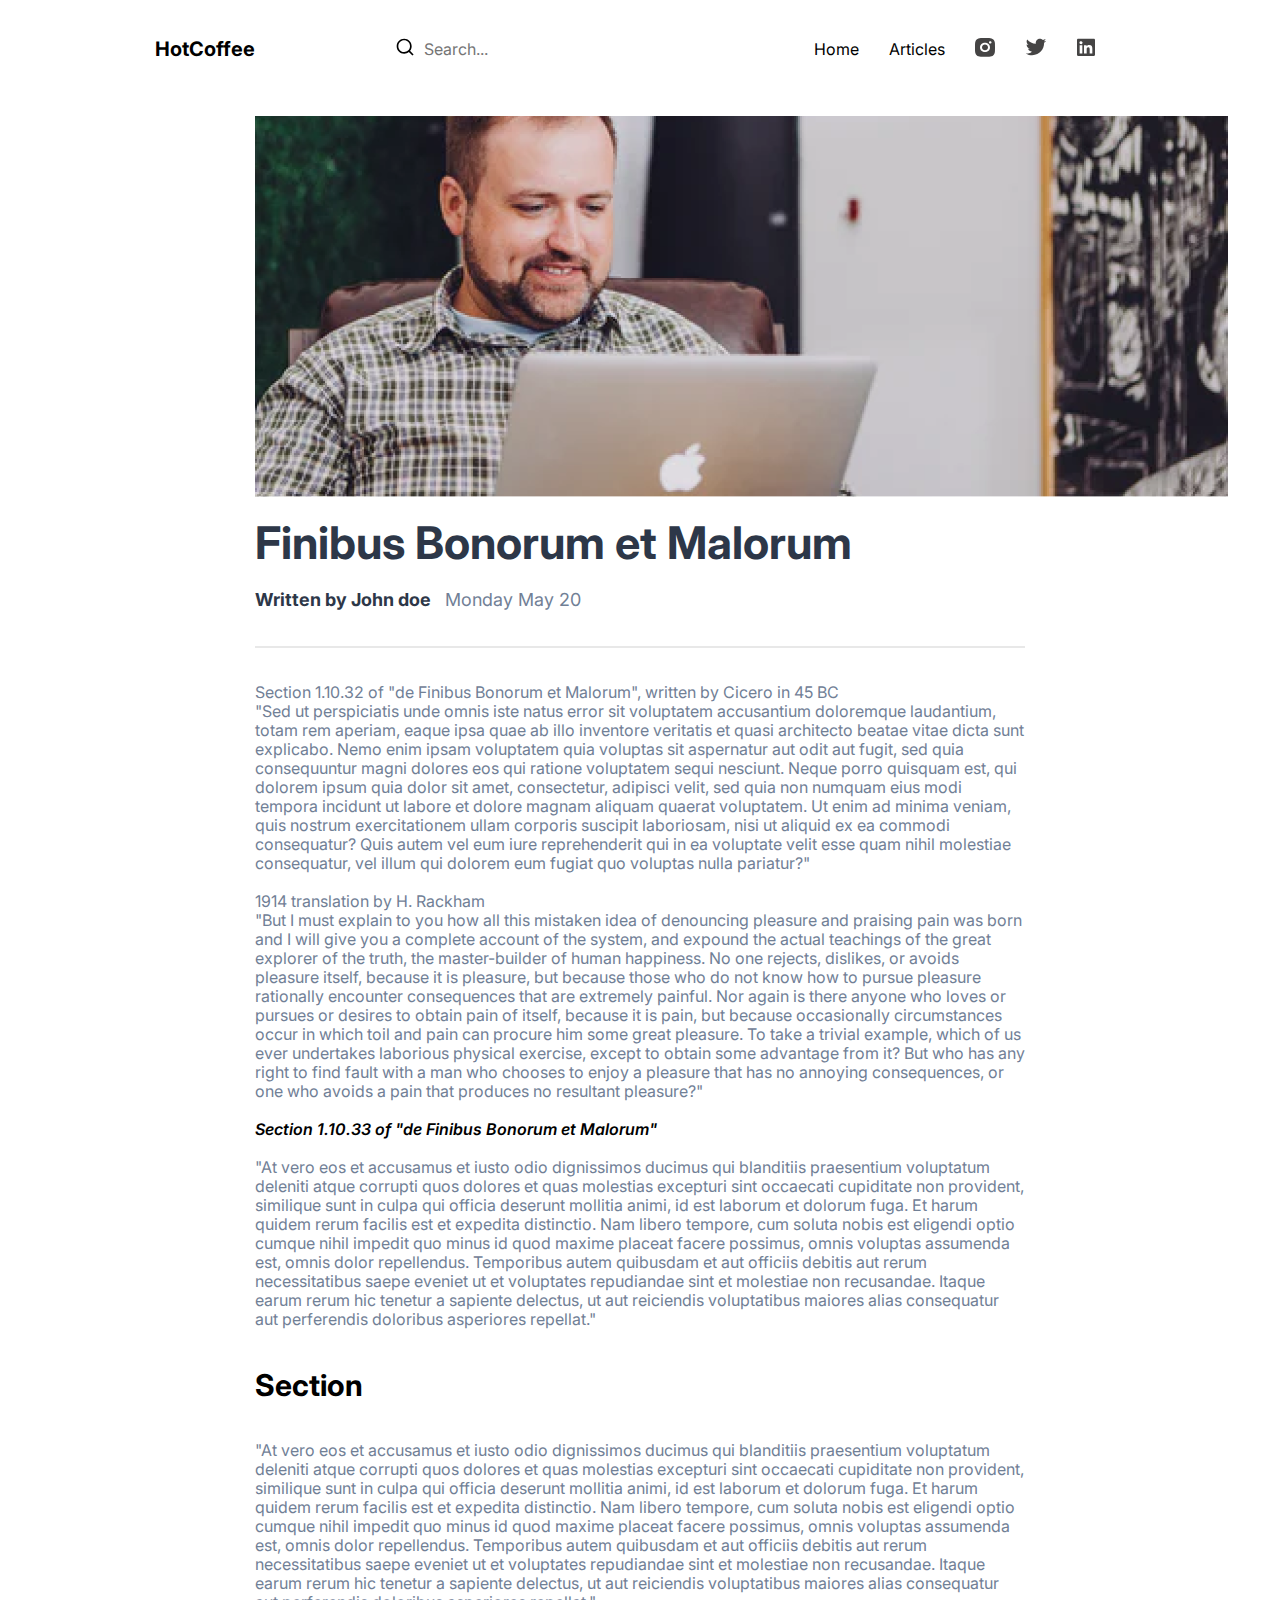
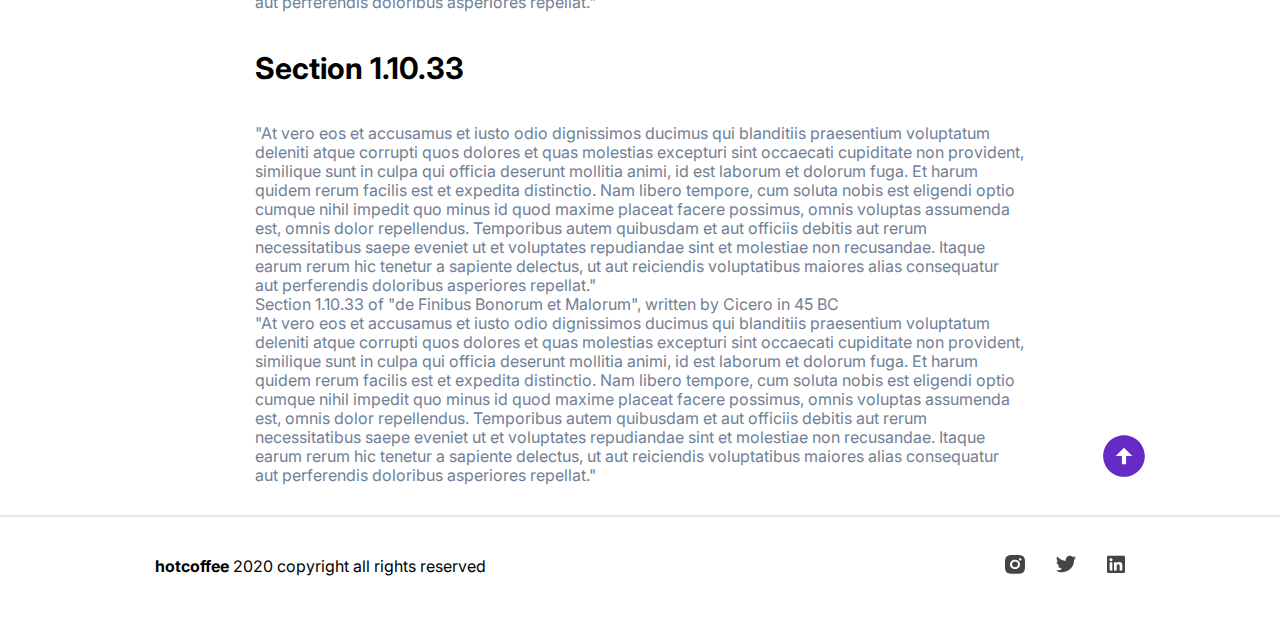
<file: HW_2.1/articles2.html>
<!DOCTYPE html>
<html lang="en">

<head>
  <link rel="preconnect" href="https://fonts.googleapis.com" />
  <link rel="preconnect" href="https://fonts.gstatic.com" crossorigin />
  <link href="https://fonts.googleapis.com/css2?family=Inter:wght@400;700&display=swap" rel="stylesheet" />
  <link rel="stylesheet" href="index2.css" />
  <meta charset="UTF-8" />
  <meta http-equiv="X-UA-Compatible" content="IE=edge" />
  <meta name="viewport" content="width=device-width, initial-scale=1.0" />
  <title>Articles</title>
</head>

<body>



  <header class="header">
    <div class="container">
      <div class="header__row">
        <h1 class="header__hotcoffee header__col ">HotCoffee</h1>
        <form class="header__search header__col ">
          <div>
            <svg width="18" height="18" viewBox="0 0 18 18" fill="none" xmlns="http://www.w3.org/2000/svg">
              <path
                d="M14.0258 12.8475L17.595 16.4159L16.4158 17.595L12.8475 14.0259C11.5198 15.0902 9.86833 15.6691 8.16666 15.6667C4.02666 15.6667 0.666664 12.3067 0.666664 8.16669C0.666664 4.02669 4.02666 0.666687 8.16666 0.666687C12.3067 0.666687 15.6667 4.02669 15.6667 8.16669C15.6691 9.86835 15.0902 11.5198 14.0258 12.8475ZM12.3542 12.2292C13.4118 11.1416 14.0024 9.68371 14 8.16669C14 4.94335 11.3892 2.33335 8.16666 2.33335C4.94333 2.33335 2.33333 4.94335 2.33333 8.16669C2.33333 11.3892 4.94333 14 8.16666 14C9.68369 14.0024 11.1416 13.4118 12.2292 12.3542L12.3542 12.2292Z"
                fill="black" />
            </svg>
          </div>
          <input type="search" placeholder="Search..." />
        </form>

        <nav class="header__menu header__col ">
          <div><a href="/HW_2.1/Index2.html">Home</a></div>
          <div><a href="/HW_2.1/articles2.html">Articles</a></div>
          <!--instagram-->
          <div>
            <a href="#">
              <svg width="20" height="20" viewBox="0 0 20 20" fill="none" xmlns="http://www.w3.org/2000/svg">
                <path
                  d="M10 0.896118C12.717 0.896118 13.056 0.905599 14.122 0.953003C15.187 1.00041 15.912 1.15874 16.55 1.39386C17.21 1.63468 17.766 1.96082 18.322 2.487C18.8305 2.96095 19.224 3.53425 19.475 4.16701C19.722 4.77094 19.89 5.45925 19.94 6.46896C19.987 7.47962 20 7.80102 20 10.377C20 12.9529 19.99 13.2743 19.94 14.285C19.89 15.2947 19.722 15.982 19.475 16.5869C19.2247 17.22 18.8311 17.7935 18.322 18.2669C17.822 18.7489 17.2173 19.1219 16.55 19.3601C15.913 19.5942 15.187 19.7535 14.122 19.8009C13.056 19.8455 12.717 19.8578 10 19.8578C7.283 19.8578 6.944 19.8483 5.878 19.8009C4.813 19.7535 4.088 19.5942 3.45 19.3601C2.78233 19.1225 2.17753 18.7494 1.678 18.2669C1.16941 17.7931 0.775931 17.2197 0.525 16.5869C0.277 15.983 0.11 15.2947 0.0599999 14.285C0.0129999 13.2743 0 12.9529 0 10.377C0 7.80102 0.00999994 7.47962 0.0599999 6.46896C0.11 5.4583 0.277 4.77189 0.525 4.16701C0.775236 3.53386 1.1688 2.9604 1.678 2.487C2.17767 2.00465 2.78243 1.63158 3.45 1.39386C4.088 1.15874 4.812 1.00041 5.878 0.953003C6.944 0.908443 7.283 0.896118 10 0.896118ZM10 5.63654C8.67392 5.63654 7.40215 6.13598 6.46447 7.02498C5.52678 7.91398 5 9.11973 5 10.377C5 11.6342 5.52678 12.8399 6.46447 13.7289C7.40215 14.618 8.67392 15.1174 10 15.1174C11.3261 15.1174 12.5979 14.618 13.5355 13.7289C14.4732 12.8399 15 11.6342 15 10.377C15 9.11973 14.4732 7.91398 13.5355 7.02498C12.5979 6.13598 11.3261 5.63654 10 5.63654ZM16.5 5.39952C16.5 5.08521 16.3683 4.78377 16.1339 4.56152C15.8995 4.33927 15.5815 4.21441 15.25 4.21441C14.9185 4.21441 14.6005 4.33927 14.3661 4.56152C14.1317 4.78377 14 5.08521 14 5.39952C14 5.71383 14.1317 6.01527 14.3661 6.23752C14.6005 6.45977 14.9185 6.58463 15.25 6.58463C15.5815 6.58463 15.8995 6.45977 16.1339 6.23752C16.3683 6.01527 16.5 5.71383 16.5 5.39952ZM10 7.53271C10.7956 7.53271 11.5587 7.83237 12.1213 8.36577C12.6839 8.89917 13 9.62262 13 10.377C13 11.1313 12.6839 11.8548 12.1213 12.3882C11.5587 12.9216 10.7956 13.2212 10 13.2212C9.20435 13.2212 8.44129 12.9216 7.87868 12.3882C7.31607 11.8548 7 11.1313 7 10.377C7 9.62262 7.31607 8.89917 7.87868 8.36577C8.44129 7.83237 9.20435 7.53271 10 7.53271Z"
                  fill="#454444" />
              </svg></a>
          </div>
          <!--twitter-->
          <div>
            <a href="#"><svg width="22" height="18" viewBox="0 0 22 18" fill="none" xmlns="http://www.w3.org/2000/svg">
                <path
                  d="M21.162 2.65605C20.3986 2.99374 19.589 3.21552 18.76 3.31405C19.6337 2.79148 20.2877 1.96906 20.6 1.00005C19.78 1.48805 18.881 1.83005 17.944 2.01505C17.3146 1.34163 16.4804 0.895012 15.5709 0.744633C14.6615 0.594255 13.7279 0.74854 12.9153 1.1835C12.1026 1.61846 11.4564 2.30973 11.0771 3.14984C10.6978 3.98995 10.6067 4.93183 10.818 5.82905C9.1551 5.7457 7.52832 5.31357 6.04328 4.56071C4.55823 3.80785 3.24812 2.7511 2.19799 1.45905C1.82628 2.0975 1.63095 2.82328 1.63199 3.56205C1.63199 5.01205 2.36999 6.29305 3.49199 7.04305C2.828 7.02215 2.17862 6.84283 1.59799 6.52005V6.57205C1.59819 7.53775 1.93236 8.47366 2.54384 9.22111C3.15532 9.96855 4.00647 10.4815 4.95299 10.673C4.33661 10.8401 3.6903 10.8647 3.06299 10.745C3.32986 11.5763 3.85 12.3032 4.55058 12.8242C5.25117 13.3451 6.09712 13.6338 6.96999 13.65C6.10247 14.3314 5.10917 14.835 4.04687 15.1322C2.98458 15.4294 1.87412 15.5143 0.778992 15.382C2.69069 16.6115 4.91609 17.2642 7.18899 17.262C14.882 17.262 19.089 10.889 19.089 5.36205C19.089 5.18205 19.084 5.00005 19.076 4.82205C19.8949 4.23022 20.6016 3.49707 21.163 2.65705L21.162 2.65605Z"
                  fill="#454444" />
              </svg></a>
          </div>
          <!--Linkedin-->
          <div>
            <a href="#">
              <svg width="18" height="18" viewBox="0 0 18 18" fill="none" xmlns="http://www.w3.org/2000/svg">
                <path
                  d="M15.335 15.3869H12.67V11.4268C12.67 10.4825 12.65 9.26702 11.28 9.26702C9.891 9.26702 9.679 10.2947 9.679 11.3575V15.3869H7.013V7.24381H9.573V8.35307H9.608C9.966 7.71406 10.836 7.03807 12.136 7.03807C14.836 7.03807 15.336 8.72377 15.336 10.9167V15.3869H15.335ZM4.003 6.12981C3.79956 6.13006 3.59806 6.09224 3.41006 6.01851C3.22207 5.94478 3.05127 5.8366 2.90746 5.70017C2.76365 5.56374 2.64965 5.40174 2.57201 5.22345C2.49437 5.04517 2.4546 4.85411 2.455 4.66123C2.4552 4.37096 2.54618 4.08726 2.71644 3.84601C2.8867 3.60477 3.12859 3.4168 3.41153 3.30589C3.69447 3.19499 4.00574 3.16611 4.30598 3.22293C4.60622 3.27974 4.88196 3.41969 5.09831 3.62507C5.31466 3.83046 5.46191 4.09205 5.52145 4.37678C5.58099 4.66151 5.55013 4.95659 5.43278 5.22469C5.31543 5.49279 5.11687 5.72189 4.86219 5.883C4.60751 6.04411 4.30817 6.13 4.002 6.12981H4.003ZM5.339 15.3869H2.666V7.24381H5.34V15.3869H5.339ZM16.67 0.844238H1.329C0.593 0.844238 0 1.39413 0 2.0739V16.6801C0 17.3599 0.594 17.9098 1.328 17.9098H16.666C17.4 17.9098 18 17.3599 18 16.6801V2.0739C18 1.39413 17.4 0.844238 16.666 0.844238H16.669H16.67Z"
                  fill="#454444" />
              </svg></a>
          </div>
        </nav>
      </div>
    </div>
  </header>


  <div class="articles" >
    <div class="container-two">


      <div class="section__row">
        <div class=" section__col men">
          <img src="/HW_2.1/png/image 2.png" alt="people and computer" />
        </div>
      </div>

      <div class="poi">
        <div class="section__col">
          <h2 class="finibus">Finibus Bonorum et Malorum</h2>
          <span class="written">Written by John doe</span>
          <span class="monday">Monday May 20 </span>
          <div class="line-two"></div>
        </div>
      </div>

      <div class="section__row">
        <div class="section__col  wrapper-two">

          <p class="text">
            Section 1.10.32 of "de Finibus Bonorum et Malorum", written by Cicero in
            45 BC <br />
            "Sed ut perspiciatis unde omnis iste natus error sit voluptatem
            accusantium doloremque laudantium, totam rem aperiam, eaque ipsa quae ab
            illo inventore veritatis et quasi architecto beatae vitae dicta sunt
            explicabo. Nemo enim ipsam voluptatem quia voluptas sit aspernatur aut
            odit aut fugit, sed quia consequuntur magni dolores eos qui ratione
            voluptatem sequi nesciunt. Neque porro quisquam est, qui dolorem ipsum
            quia dolor sit amet, consectetur, adipisci velit, sed quia non numquam
            eius modi tempora incidunt ut labore et dolore magnam aliquam quaerat
            voluptatem. Ut enim ad minima veniam, quis nostrum exercitationem ullam
            corporis suscipit laboriosam, nisi ut aliquid ex ea commodi consequatur?
            Quis autem vel eum iure reprehenderit qui in ea voluptate velit esse
            quam nihil molestiae consequatur, vel illum qui dolorem eum fugiat quo
            voluptas nulla pariatur?"
            <br />
            <br />
            1914 translation by H. Rackham <br />
            "But I must explain to you how all this mistaken idea of denouncing
            pleasure and praising pain was born and I will give you a complete
            account of the system, and expound the actual teachings of the great
            explorer of the truth, the master-builder of human happiness. No one
            rejects, dislikes, or avoids pleasure itself, because it is pleasure,
            but because those who do not know how to pursue pleasure rationally
            encounter consequences that are extremely painful. Nor again is there
            anyone who loves or pursues or desires to obtain pain of itself, because
            it is pain, but because occasionally circumstances occur in which toil
            and pain can procure him some great pleasure. To take a trivial example,
            which of us ever undertakes laborious physical exercise, except to
            obtain some advantage from it? But who has any right to find fault with
            a man who chooses to enjoy a pleasure that has no annoying consequences,
            or one who avoids a pain that produces no resultant pleasure?"
          </p>
          <br />
          <h3>Section 1.10.33 of "de Finibus Bonorum et Malorum"</h3>
          <br />
          <p class="text">
            "At vero eos et accusamus et iusto odio dignissimos ducimus qui
            blanditiis praesentium voluptatum deleniti atque corrupti quos dolores
            et quas molestias excepturi sint occaecati cupiditate non provident,
            similique sunt in culpa qui officia deserunt mollitia animi, id est
            laborum et dolorum fuga. Et harum quidem rerum facilis est et expedita
            distinctio. Nam libero tempore, cum soluta nobis est eligendi optio
            cumque nihil impedit quo minus id quod maxime placeat facere possimus,
            omnis voluptas assumenda est, omnis dolor repellendus. Temporibus autem
            quibusdam et aut officiis debitis aut rerum necessitatibus saepe eveniet
            ut et voluptates repudiandae sint et molestiae non recusandae. Itaque
            earum rerum hic tenetur a sapiente delectus, ut aut reiciendis
            voluptatibus maiores alias consequatur aut perferendis doloribus
            asperiores repellat."
          </p>
          <br /><br />
          <h4>Section</h4>
          <br /><br />
          <p class="text">
            "At vero eos et accusamus et iusto odio dignissimos ducimus qui
            blanditiis praesentium voluptatum deleniti atque corrupti quos dolores
            et quas molestias excepturi sint occaecati cupiditate non provident,
            similique sunt in culpa qui officia deserunt mollitia animi, id est
            laborum et dolorum fuga. Et harum quidem rerum facilis est et expedita
            distinctio. Nam libero tempore, cum soluta nobis est eligendi optio
            cumque nihil impedit quo minus id quod maxime placeat facere possimus,
            omnis voluptas assumenda est, omnis dolor repellendus. Temporibus autem
            quibusdam et aut officiis debitis aut rerum necessitatibus saepe eveniet
            ut et voluptates repudiandae sint et molestiae non recusandae. Itaque
            earum rerum hic tenetur a sapiente delectus, ut aut reiciendis
            voluptatibus maiores alias consequatur aut perferendis doloribus
            asperiores repellat."
          </p>
          <br /><br />
          <h4>Section 1.10.33</h4>
          <br /><br />
          <p class="text">
            "At vero eos et accusamus et iusto odio dignissimos ducimus qui
            blanditiis praesentium voluptatum deleniti atque corrupti quos dolores
            et quas molestias excepturi sint occaecati cupiditate non provident,
            similique sunt in culpa qui officia deserunt mollitia animi, id est
            laborum et dolorum fuga. Et harum quidem rerum facilis est et expedita
            distinctio. Nam libero tempore, cum soluta nobis est eligendi optio
            cumque nihil impedit quo minus id quod maxime placeat facere possimus,
            omnis voluptas assumenda est, omnis dolor repellendus. Temporibus autem
            quibusdam et aut officiis debitis aut rerum necessitatibus saepe eveniet
            ut et voluptates repudiandae sint et molestiae non recusandae. Itaque
            earum rerum hic tenetur a sapiente delectus, ut aut reiciendis
            voluptatibus maiores alias consequatur aut perferendis doloribus
            asperiores repellat."<br />
            Section 1.10.33 of "de Finibus Bonorum et Malorum", written by Cicero in
            45 BC<br />
            "At vero eos et accusamus et iusto odio dignissimos ducimus qui
            blanditiis praesentium voluptatum deleniti atque corrupti quos dolores
            et quas molestias excepturi sint occaecati cupiditate non provident,
            similique sunt in culpa qui officia deserunt mollitia animi, id est
            laborum et dolorum fuga. Et harum quidem rerum facilis est et expedita
            distinctio. Nam libero tempore, cum soluta nobis est eligendi optio
            cumque nihil impedit quo minus id quod maxime placeat facere possimus,
            omnis voluptas assumenda est, omnis dolor repellendus. Temporibus autem
            quibusdam et aut officiis debitis aut rerum necessitatibus saepe eveniet
            ut et voluptates repudiandae sint et molestiae non recusandae. Itaque
            earum rerum hic tenetur a sapiente delectus, ut aut reiciendis
            voluptatibus maiores alias consequatur aut perferendis doloribus
            asperiores repellat."
          </p>
          <div class="arrow">
            <svg width="42" height="42" viewBox="0 0 42 42" fill="none" xmlns="http://www.w3.org/2000/svg">
              <path
                d="M21 41.8334C32.5 41.8334 41.8333 32.5 41.8333 21C41.8333 9.50004 32.5 0.166702 21 0.166702C9.49996 0.166702 0.166626 9.50004 0.166626 21C0.166626 32.5 9.49996 41.8334 21 41.8334ZM23.0833 21V29.3334H18.9166V21H12.6666L21 12.6667L29.3333 21H23.0833Z"
                fill="#662BC5" />
            </svg>
          </div>
        </div>
      </div>


    </div>
  </div>


  <div class="line"></div>

  <footer class="footer">
    <div class="container">
      <div class="footer__row">
        <div class="footer__col">
          <p> <strong>hotcoffee</strong> 2020 copyright all rights reserved</p>
        </div>
        <nav class="footer__menu footer__col ">
          <!--instagram-->
          <div>
            <a href="#">
              <svg width="20" height="20" viewBox="0 0 20 20" fill="none" xmlns="http://www.w3.org/2000/svg">
                <path
                  d="M10 0.896118C12.717 0.896118 13.056 0.905599 14.122 0.953003C15.187 1.00041 15.912 1.15874 16.55 1.39386C17.21 1.63468 17.766 1.96082 18.322 2.487C18.8305 2.96095 19.224 3.53425 19.475 4.16701C19.722 4.77094 19.89 5.45925 19.94 6.46896C19.987 7.47962 20 7.80102 20 10.377C20 12.9529 19.99 13.2743 19.94 14.285C19.89 15.2947 19.722 15.982 19.475 16.5869C19.2247 17.22 18.8311 17.7935 18.322 18.2669C17.822 18.7489 17.2173 19.1219 16.55 19.3601C15.913 19.5942 15.187 19.7535 14.122 19.8009C13.056 19.8455 12.717 19.8578 10 19.8578C7.283 19.8578 6.944 19.8483 5.878 19.8009C4.813 19.7535 4.088 19.5942 3.45 19.3601C2.78233 19.1225 2.17753 18.7494 1.678 18.2669C1.16941 17.7931 0.775931 17.2197 0.525 16.5869C0.277 15.983 0.11 15.2947 0.0599999 14.285C0.0129999 13.2743 0 12.9529 0 10.377C0 7.80102 0.00999994 7.47962 0.0599999 6.46896C0.11 5.4583 0.277 4.77189 0.525 4.16701C0.775236 3.53386 1.1688 2.9604 1.678 2.487C2.17767 2.00465 2.78243 1.63158 3.45 1.39386C4.088 1.15874 4.812 1.00041 5.878 0.953003C6.944 0.908443 7.283 0.896118 10 0.896118ZM10 5.63654C8.67392 5.63654 7.40215 6.13598 6.46447 7.02498C5.52678 7.91398 5 9.11973 5 10.377C5 11.6342 5.52678 12.8399 6.46447 13.7289C7.40215 14.618 8.67392 15.1174 10 15.1174C11.3261 15.1174 12.5979 14.618 13.5355 13.7289C14.4732 12.8399 15 11.6342 15 10.377C15 9.11973 14.4732 7.91398 13.5355 7.02498C12.5979 6.13598 11.3261 5.63654 10 5.63654ZM16.5 5.39952C16.5 5.08521 16.3683 4.78377 16.1339 4.56152C15.8995 4.33927 15.5815 4.21441 15.25 4.21441C14.9185 4.21441 14.6005 4.33927 14.3661 4.56152C14.1317 4.78377 14 5.08521 14 5.39952C14 5.71383 14.1317 6.01527 14.3661 6.23752C14.6005 6.45977 14.9185 6.58463 15.25 6.58463C15.5815 6.58463 15.8995 6.45977 16.1339 6.23752C16.3683 6.01527 16.5 5.71383 16.5 5.39952ZM10 7.53271C10.7956 7.53271 11.5587 7.83237 12.1213 8.36577C12.6839 8.89917 13 9.62262 13 10.377C13 11.1313 12.6839 11.8548 12.1213 12.3882C11.5587 12.9216 10.7956 13.2212 10 13.2212C9.20435 13.2212 8.44129 12.9216 7.87868 12.3882C7.31607 11.8548 7 11.1313 7 10.377C7 9.62262 7.31607 8.89917 7.87868 8.36577C8.44129 7.83237 9.20435 7.53271 10 7.53271Z"
                  fill="#454444" />
              </svg></a>
          </div>
          <!--twitter-->
          <div>
            <a href="#"><svg width="22" height="18" viewBox="0 0 22 18" fill="none" xmlns="http://www.w3.org/2000/svg">
                <path
                  d="M21.162 2.65605C20.3986 2.99374 19.589 3.21552 18.76 3.31405C19.6337 2.79148 20.2877 1.96906 20.6 1.00005C19.78 1.48805 18.881 1.83005 17.944 2.01505C17.3146 1.34163 16.4804 0.895012 15.5709 0.744633C14.6615 0.594255 13.7279 0.74854 12.9153 1.1835C12.1026 1.61846 11.4564 2.30973 11.0771 3.14984C10.6978 3.98995 10.6067 4.93183 10.818 5.82905C9.1551 5.7457 7.52832 5.31357 6.04328 4.56071C4.55823 3.80785 3.24812 2.7511 2.19799 1.45905C1.82628 2.0975 1.63095 2.82328 1.63199 3.56205C1.63199 5.01205 2.36999 6.29305 3.49199 7.04305C2.828 7.02215 2.17862 6.84283 1.59799 6.52005V6.57205C1.59819 7.53775 1.93236 8.47366 2.54384 9.22111C3.15532 9.96855 4.00647 10.4815 4.95299 10.673C4.33661 10.8401 3.6903 10.8647 3.06299 10.745C3.32986 11.5763 3.85 12.3032 4.55058 12.8242C5.25117 13.3451 6.09712 13.6338 6.96999 13.65C6.10247 14.3314 5.10917 14.835 4.04687 15.1322C2.98458 15.4294 1.87412 15.5143 0.778992 15.382C2.69069 16.6115 4.91609 17.2642 7.18899 17.262C14.882 17.262 19.089 10.889 19.089 5.36205C19.089 5.18205 19.084 5.00005 19.076 4.82205C19.8949 4.23022 20.6016 3.49707 21.163 2.65705L21.162 2.65605Z"
                  fill="#454444" />
              </svg></a>
          </div>
          <!--Linkedin-->
          <div>
            <a href="#">
              <svg width="18" height="18" viewBox="0 0 18 18" fill="none" xmlns="http://www.w3.org/2000/svg">
                <path
                  d="M15.335 15.3869H12.67V11.4268C12.67 10.4825 12.65 9.26702 11.28 9.26702C9.891 9.26702 9.679 10.2947 9.679 11.3575V15.3869H7.013V7.24381H9.573V8.35307H9.608C9.966 7.71406 10.836 7.03807 12.136 7.03807C14.836 7.03807 15.336 8.72377 15.336 10.9167V15.3869H15.335ZM4.003 6.12981C3.79956 6.13006 3.59806 6.09224 3.41006 6.01851C3.22207 5.94478 3.05127 5.8366 2.90746 5.70017C2.76365 5.56374 2.64965 5.40174 2.57201 5.22345C2.49437 5.04517 2.4546 4.85411 2.455 4.66123C2.4552 4.37096 2.54618 4.08726 2.71644 3.84601C2.8867 3.60477 3.12859 3.4168 3.41153 3.30589C3.69447 3.19499 4.00574 3.16611 4.30598 3.22293C4.60622 3.27974 4.88196 3.41969 5.09831 3.62507C5.31466 3.83046 5.46191 4.09205 5.52145 4.37678C5.58099 4.66151 5.55013 4.95659 5.43278 5.22469C5.31543 5.49279 5.11687 5.72189 4.86219 5.883C4.60751 6.04411 4.30817 6.13 4.002 6.12981H4.003ZM5.339 15.3869H2.666V7.24381H5.34V15.3869H5.339ZM16.67 0.844238H1.329C0.593 0.844238 0 1.39413 0 2.0739V16.6801C0 17.3599 0.594 17.9098 1.328 17.9098H16.666C17.4 17.9098 18 17.3599 18 16.6801V2.0739C18 1.39413 17.4 0.844238 16.666 0.844238H16.669H16.67Z"
                  fill="#454444" />
              </svg></a>
          </div>
        </nav>
      </div>
    </div>
  </footer>

</body>

</html>
</file>
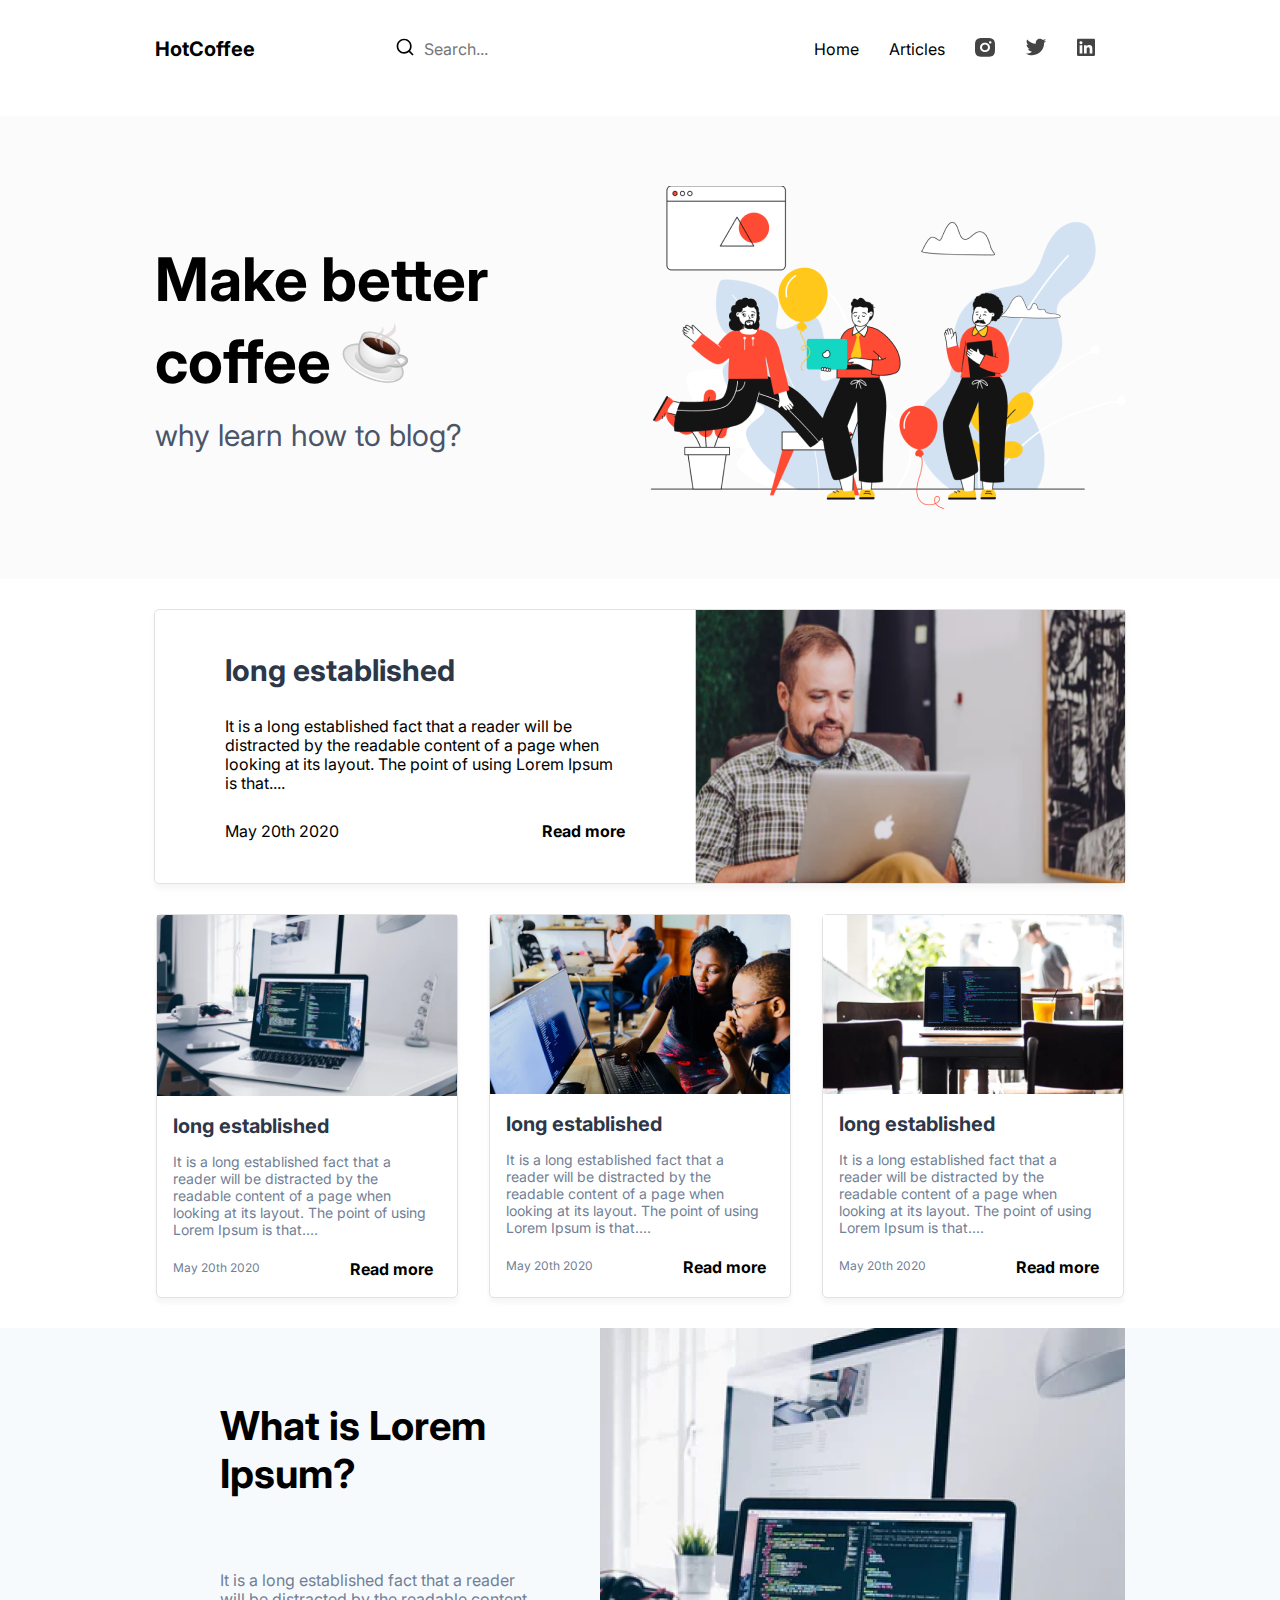
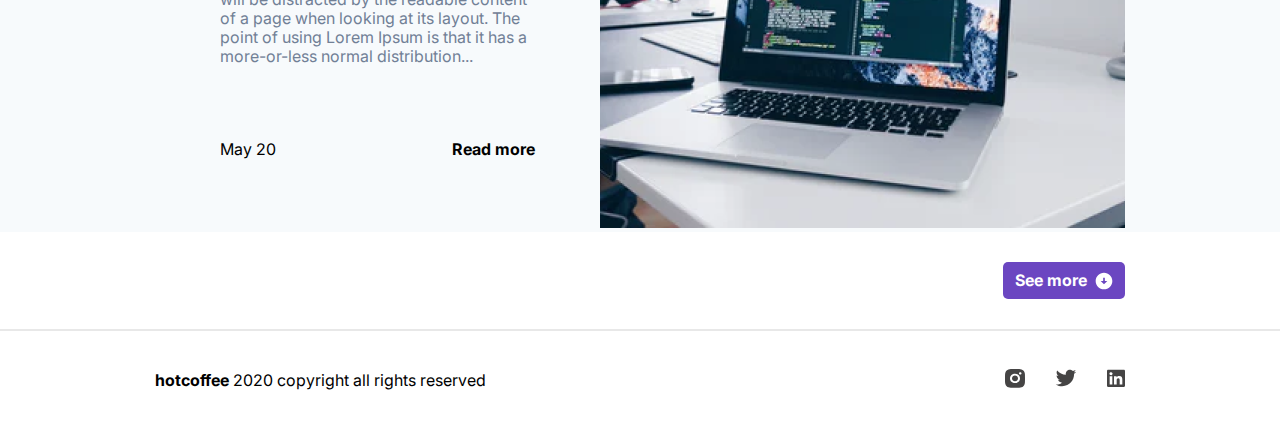
<file: HW_2.1/Index2.html>
<!DOCTYPE html>
<html lang="en">

<head>
   <link rel="preconnect" href="https://fonts.googleapis.com" />
   <link rel="preconnect" href="https://fonts.gstatic.com" crossorigin />
   <link href="https://fonts.googleapis.com/css2?family=Inter:wght@400;700&display=swap" rel="stylesheet" />
   <link rel="stylesheet" href="index2.css" />
   <meta charset="UTF-8" />
   <meta http-equiv="X-UA-Compatible" content="IE=edge" />
   <meta name="viewport" content="width=device-width, initial-scale=1.0" />
   <title>Home</title>
</head>

<body>



   <header class="header">
      <div class="container">
         <div class="header__row">
            <h1 class="header__hotcoffee header__col ">HotCoffee</h1>
            <form class="header__search header__col ">
               <div>
                  <svg width="18" height="18" viewBox="0 0 18 18" fill="none" xmlns="http://www.w3.org/2000/svg">
                     <path
                        d="M14.0258 12.8475L17.595 16.4159L16.4158 17.595L12.8475 14.0259C11.5198 15.0902 9.86833 15.6691 8.16666 15.6667C4.02666 15.6667 0.666664 12.3067 0.666664 8.16669C0.666664 4.02669 4.02666 0.666687 8.16666 0.666687C12.3067 0.666687 15.6667 4.02669 15.6667 8.16669C15.6691 9.86835 15.0902 11.5198 14.0258 12.8475ZM12.3542 12.2292C13.4118 11.1416 14.0024 9.68371 14 8.16669C14 4.94335 11.3892 2.33335 8.16666 2.33335C4.94333 2.33335 2.33333 4.94335 2.33333 8.16669C2.33333 11.3892 4.94333 14 8.16666 14C9.68369 14.0024 11.1416 13.4118 12.2292 12.3542L12.3542 12.2292Z"
                        fill="black" />
                  </svg>
               </div>
               <input type="search" placeholder="Search..." />
            </form>

            <nav class="header__menu header__col ">
               <div><a href="/HW_2.1/Index2.html">Home</a></div>
               <div><a href="/HW_2.1/articles2.html">Articles</a></div>
               <!--instagram-->
               <div>
                  <a href="#">
                     <svg width="20" height="20" viewBox="0 0 20 20" fill="none" xmlns="http://www.w3.org/2000/svg">
                        <path
                           d="M10 0.896118C12.717 0.896118 13.056 0.905599 14.122 0.953003C15.187 1.00041 15.912 1.15874 16.55 1.39386C17.21 1.63468 17.766 1.96082 18.322 2.487C18.8305 2.96095 19.224 3.53425 19.475 4.16701C19.722 4.77094 19.89 5.45925 19.94 6.46896C19.987 7.47962 20 7.80102 20 10.377C20 12.9529 19.99 13.2743 19.94 14.285C19.89 15.2947 19.722 15.982 19.475 16.5869C19.2247 17.22 18.8311 17.7935 18.322 18.2669C17.822 18.7489 17.2173 19.1219 16.55 19.3601C15.913 19.5942 15.187 19.7535 14.122 19.8009C13.056 19.8455 12.717 19.8578 10 19.8578C7.283 19.8578 6.944 19.8483 5.878 19.8009C4.813 19.7535 4.088 19.5942 3.45 19.3601C2.78233 19.1225 2.17753 18.7494 1.678 18.2669C1.16941 17.7931 0.775931 17.2197 0.525 16.5869C0.277 15.983 0.11 15.2947 0.0599999 14.285C0.0129999 13.2743 0 12.9529 0 10.377C0 7.80102 0.00999994 7.47962 0.0599999 6.46896C0.11 5.4583 0.277 4.77189 0.525 4.16701C0.775236 3.53386 1.1688 2.9604 1.678 2.487C2.17767 2.00465 2.78243 1.63158 3.45 1.39386C4.088 1.15874 4.812 1.00041 5.878 0.953003C6.944 0.908443 7.283 0.896118 10 0.896118ZM10 5.63654C8.67392 5.63654 7.40215 6.13598 6.46447 7.02498C5.52678 7.91398 5 9.11973 5 10.377C5 11.6342 5.52678 12.8399 6.46447 13.7289C7.40215 14.618 8.67392 15.1174 10 15.1174C11.3261 15.1174 12.5979 14.618 13.5355 13.7289C14.4732 12.8399 15 11.6342 15 10.377C15 9.11973 14.4732 7.91398 13.5355 7.02498C12.5979 6.13598 11.3261 5.63654 10 5.63654ZM16.5 5.39952C16.5 5.08521 16.3683 4.78377 16.1339 4.56152C15.8995 4.33927 15.5815 4.21441 15.25 4.21441C14.9185 4.21441 14.6005 4.33927 14.3661 4.56152C14.1317 4.78377 14 5.08521 14 5.39952C14 5.71383 14.1317 6.01527 14.3661 6.23752C14.6005 6.45977 14.9185 6.58463 15.25 6.58463C15.5815 6.58463 15.8995 6.45977 16.1339 6.23752C16.3683 6.01527 16.5 5.71383 16.5 5.39952ZM10 7.53271C10.7956 7.53271 11.5587 7.83237 12.1213 8.36577C12.6839 8.89917 13 9.62262 13 10.377C13 11.1313 12.6839 11.8548 12.1213 12.3882C11.5587 12.9216 10.7956 13.2212 10 13.2212C9.20435 13.2212 8.44129 12.9216 7.87868 12.3882C7.31607 11.8548 7 11.1313 7 10.377C7 9.62262 7.31607 8.89917 7.87868 8.36577C8.44129 7.83237 9.20435 7.53271 10 7.53271Z"
                           fill="#454444" />
                     </svg></a>
               </div>
               <!--twitter-->
               <div>
                  <a href="#"><svg width="22" height="18" viewBox="0 0 22 18" fill="none"
                        xmlns="http://www.w3.org/2000/svg">
                        <path
                           d="M21.162 2.65605C20.3986 2.99374 19.589 3.21552 18.76 3.31405C19.6337 2.79148 20.2877 1.96906 20.6 1.00005C19.78 1.48805 18.881 1.83005 17.944 2.01505C17.3146 1.34163 16.4804 0.895012 15.5709 0.744633C14.6615 0.594255 13.7279 0.74854 12.9153 1.1835C12.1026 1.61846 11.4564 2.30973 11.0771 3.14984C10.6978 3.98995 10.6067 4.93183 10.818 5.82905C9.1551 5.7457 7.52832 5.31357 6.04328 4.56071C4.55823 3.80785 3.24812 2.7511 2.19799 1.45905C1.82628 2.0975 1.63095 2.82328 1.63199 3.56205C1.63199 5.01205 2.36999 6.29305 3.49199 7.04305C2.828 7.02215 2.17862 6.84283 1.59799 6.52005V6.57205C1.59819 7.53775 1.93236 8.47366 2.54384 9.22111C3.15532 9.96855 4.00647 10.4815 4.95299 10.673C4.33661 10.8401 3.6903 10.8647 3.06299 10.745C3.32986 11.5763 3.85 12.3032 4.55058 12.8242C5.25117 13.3451 6.09712 13.6338 6.96999 13.65C6.10247 14.3314 5.10917 14.835 4.04687 15.1322C2.98458 15.4294 1.87412 15.5143 0.778992 15.382C2.69069 16.6115 4.91609 17.2642 7.18899 17.262C14.882 17.262 19.089 10.889 19.089 5.36205C19.089 5.18205 19.084 5.00005 19.076 4.82205C19.8949 4.23022 20.6016 3.49707 21.163 2.65705L21.162 2.65605Z"
                           fill="#454444" />
                     </svg></a>
               </div>
               <!--Linkedin-->
               <div>
                  <a href="#">
                     <svg width="18" height="18" viewBox="0 0 18 18" fill="none" xmlns="http://www.w3.org/2000/svg">
                        <path
                           d="M15.335 15.3869H12.67V11.4268C12.67 10.4825 12.65 9.26702 11.28 9.26702C9.891 9.26702 9.679 10.2947 9.679 11.3575V15.3869H7.013V7.24381H9.573V8.35307H9.608C9.966 7.71406 10.836 7.03807 12.136 7.03807C14.836 7.03807 15.336 8.72377 15.336 10.9167V15.3869H15.335ZM4.003 6.12981C3.79956 6.13006 3.59806 6.09224 3.41006 6.01851C3.22207 5.94478 3.05127 5.8366 2.90746 5.70017C2.76365 5.56374 2.64965 5.40174 2.57201 5.22345C2.49437 5.04517 2.4546 4.85411 2.455 4.66123C2.4552 4.37096 2.54618 4.08726 2.71644 3.84601C2.8867 3.60477 3.12859 3.4168 3.41153 3.30589C3.69447 3.19499 4.00574 3.16611 4.30598 3.22293C4.60622 3.27974 4.88196 3.41969 5.09831 3.62507C5.31466 3.83046 5.46191 4.09205 5.52145 4.37678C5.58099 4.66151 5.55013 4.95659 5.43278 5.22469C5.31543 5.49279 5.11687 5.72189 4.86219 5.883C4.60751 6.04411 4.30817 6.13 4.002 6.12981H4.003ZM5.339 15.3869H2.666V7.24381H5.34V15.3869H5.339ZM16.67 0.844238H1.329C0.593 0.844238 0 1.39413 0 2.0739V16.6801C0 17.3599 0.594 17.9098 1.328 17.9098H16.666C17.4 17.9098 18 17.3599 18 16.6801V2.0739C18 1.39413 17.4 0.844238 16.666 0.844238H16.669H16.67Z"
                           fill="#454444" />
                     </svg></a>
               </div>
            </nav>
         </div>
      </div>
   </header>

   <section>
      <div class="container">
         <div class="section__row">
            <div class="content__info section__col">
               <!-- <div class="content__info__1"> -->
               <h2>Make better coffee <img src="/HW_2.1/png/hot-beverage_2615.png" alt="coffee" /> </h2>

               <!-- </div> -->
               <p id="content__text">why learn how to blog?</p>
            </div>
            <div class="content__img section__col ">
               <img src="/HW_2.1/png/people.png" alt="people" />
            </div>
         </div>
      </div>
   </section>


   <section>
      <div class="latest container">
         <div class="latest__info section__row">
            <div class="section__col">
               <h2>long established</h2>
               <p >
                  It is a long established fact that a reader will be distracted
                  by the readable content of a page when looking at its layout.
                  The point of using Lorem Ipsum is that....
               </p>
               <div class="section__col__row-more">
                  <p>May 20th 2020</p>
                  <button>Read more</button>
               </div>
            </div>
         </div>
         <div class="section__col">
            <img src="/HW_2.1/png/photo1.png" width="100%" height="100%" alt="people and computer" />
         </div>
      </div>
   </section>


   <section>
      <div class="page2 container ">
         <div class="section__row">

            <div class="page2__card-panel section__col ">
               <img class="page2__img" src="/HW_2.1/png/image2.png" alt="computer" />
               <div class="page2__card-panel__info">
                  <h2>long established</h2>
                  <p>It is a long established fact that a reader will be
                     distracted by the readable content of a page when looking at
                     its layout. The point of using Lorem Ipsum is that....</p>
                  <span>May 20th 2020</span>
                  <button>Read more</button>
               </div>
            </div>
            <div class="page2__card-panel section__col ">
               <img class="page2__img" src="/HW_2.1/png/image3.png" alt="people and computer" />
               <div class="page2__card-panel__info">
                  <h2>long established</h2>
                  <p>It is a long established fact that a reader will be
                     distracted by the readable content of a page when looking at
                     its layout. The point of using Lorem Ipsum is that....</p>
                  <span>May 20th 2020</span>
                  <button>Read more</button>
               </div>
            </div>
            <div class="page2__card-panel section__col ">
               <img class="page2__img" src="/HW_2.1/png/image4.png" alt="computer" />
               <div class="page2__card-panel__info">
                  <h2>long established</h2>
                  <p>It is a long established fact that a reader will be
                     distracted by the readable content of a page when looking at
                     its layout. The point of using Lorem Ipsum is that....</p>
                  <span>May 20th 2020</span>
                  <button>Read more</button>
               </div>
            </div>
         </div>
      </div>
   </section>

   <section>
      <div class="content-end container">
         <div class="section__row">


            <div class="content-end__info section__col">
               <h2>What is Lorem Ipsum?</h2>
               <p>
                  It is a long established fact that a reader will be distracted by
                  the readable content of a page when looking at its layout. The
                  point of using Lorem Ipsum is that it has a more-or-less normal
                  distribution...
               </p>
               <div class="content-end__info__link">
                  <span>May 20</span>
                  <button>Read more</button>
               </div>
            </div>
            <div class="content-end__img section__col">
               <img class="content-end__image-7" src="/HW_2.1/png/image 7.png" alt="computer" />
            </div>
         </div>
      </div>
   </section>

   <section>
      <div class="container">
         <div class="container-button">
            <button>
               See more
               <svg width="18" height="18" style="margin: 0 0 0 8px" viewBox="0 0 18 18" fill="none"
                  xmlns="http://www.w3.org/2000/svg">
                  <path
                     d="M8.99999 0.666626C13.6 0.666626 17.3333 4.39996 17.3333 8.99996C17.3333 13.6 13.6 17.3333 8.99999 17.3333C4.39999 17.3333 0.666656 13.6 0.666656 8.99996C0.666656 4.39996 4.39999 0.666626 8.99999 0.666626ZM9.83332 8.99996V5.66663H8.16666V8.99996H5.66666L8.99999 12.3333L12.3333 8.99996H9.83332Z"
                     fill="white" />
               </svg>
            </button>
         </div>
      </div>
   </section>


   <div class="line"></div>

   <footer class="footer">
      <div class="container">
         <div class="footer__row">
            <div class="footer__col">
               <p> <strong>hotcoffee</strong> 2020 copyright all rights reserved</p>
            </div>
            <nav class="footer__menu footer__col ">
               <!--instagram-->
               <div>
                  <a href="#">
                     <svg width="20" height="20" viewBox="0 0 20 20" fill="none" xmlns="http://www.w3.org/2000/svg">
                        <path
                           d="M10 0.896118C12.717 0.896118 13.056 0.905599 14.122 0.953003C15.187 1.00041 15.912 1.15874 16.55 1.39386C17.21 1.63468 17.766 1.96082 18.322 2.487C18.8305 2.96095 19.224 3.53425 19.475 4.16701C19.722 4.77094 19.89 5.45925 19.94 6.46896C19.987 7.47962 20 7.80102 20 10.377C20 12.9529 19.99 13.2743 19.94 14.285C19.89 15.2947 19.722 15.982 19.475 16.5869C19.2247 17.22 18.8311 17.7935 18.322 18.2669C17.822 18.7489 17.2173 19.1219 16.55 19.3601C15.913 19.5942 15.187 19.7535 14.122 19.8009C13.056 19.8455 12.717 19.8578 10 19.8578C7.283 19.8578 6.944 19.8483 5.878 19.8009C4.813 19.7535 4.088 19.5942 3.45 19.3601C2.78233 19.1225 2.17753 18.7494 1.678 18.2669C1.16941 17.7931 0.775931 17.2197 0.525 16.5869C0.277 15.983 0.11 15.2947 0.0599999 14.285C0.0129999 13.2743 0 12.9529 0 10.377C0 7.80102 0.00999994 7.47962 0.0599999 6.46896C0.11 5.4583 0.277 4.77189 0.525 4.16701C0.775236 3.53386 1.1688 2.9604 1.678 2.487C2.17767 2.00465 2.78243 1.63158 3.45 1.39386C4.088 1.15874 4.812 1.00041 5.878 0.953003C6.944 0.908443 7.283 0.896118 10 0.896118ZM10 5.63654C8.67392 5.63654 7.40215 6.13598 6.46447 7.02498C5.52678 7.91398 5 9.11973 5 10.377C5 11.6342 5.52678 12.8399 6.46447 13.7289C7.40215 14.618 8.67392 15.1174 10 15.1174C11.3261 15.1174 12.5979 14.618 13.5355 13.7289C14.4732 12.8399 15 11.6342 15 10.377C15 9.11973 14.4732 7.91398 13.5355 7.02498C12.5979 6.13598 11.3261 5.63654 10 5.63654ZM16.5 5.39952C16.5 5.08521 16.3683 4.78377 16.1339 4.56152C15.8995 4.33927 15.5815 4.21441 15.25 4.21441C14.9185 4.21441 14.6005 4.33927 14.3661 4.56152C14.1317 4.78377 14 5.08521 14 5.39952C14 5.71383 14.1317 6.01527 14.3661 6.23752C14.6005 6.45977 14.9185 6.58463 15.25 6.58463C15.5815 6.58463 15.8995 6.45977 16.1339 6.23752C16.3683 6.01527 16.5 5.71383 16.5 5.39952ZM10 7.53271C10.7956 7.53271 11.5587 7.83237 12.1213 8.36577C12.6839 8.89917 13 9.62262 13 10.377C13 11.1313 12.6839 11.8548 12.1213 12.3882C11.5587 12.9216 10.7956 13.2212 10 13.2212C9.20435 13.2212 8.44129 12.9216 7.87868 12.3882C7.31607 11.8548 7 11.1313 7 10.377C7 9.62262 7.31607 8.89917 7.87868 8.36577C8.44129 7.83237 9.20435 7.53271 10 7.53271Z"
                           fill="#454444" />
                     </svg></a>
               </div>
               <!--twitter-->
               <div>
                  <a href="#"><svg width="22" height="18" viewBox="0 0 22 18" fill="none"
                        xmlns="http://www.w3.org/2000/svg">
                        <path
                           d="M21.162 2.65605C20.3986 2.99374 19.589 3.21552 18.76 3.31405C19.6337 2.79148 20.2877 1.96906 20.6 1.00005C19.78 1.48805 18.881 1.83005 17.944 2.01505C17.3146 1.34163 16.4804 0.895012 15.5709 0.744633C14.6615 0.594255 13.7279 0.74854 12.9153 1.1835C12.1026 1.61846 11.4564 2.30973 11.0771 3.14984C10.6978 3.98995 10.6067 4.93183 10.818 5.82905C9.1551 5.7457 7.52832 5.31357 6.04328 4.56071C4.55823 3.80785 3.24812 2.7511 2.19799 1.45905C1.82628 2.0975 1.63095 2.82328 1.63199 3.56205C1.63199 5.01205 2.36999 6.29305 3.49199 7.04305C2.828 7.02215 2.17862 6.84283 1.59799 6.52005V6.57205C1.59819 7.53775 1.93236 8.47366 2.54384 9.22111C3.15532 9.96855 4.00647 10.4815 4.95299 10.673C4.33661 10.8401 3.6903 10.8647 3.06299 10.745C3.32986 11.5763 3.85 12.3032 4.55058 12.8242C5.25117 13.3451 6.09712 13.6338 6.96999 13.65C6.10247 14.3314 5.10917 14.835 4.04687 15.1322C2.98458 15.4294 1.87412 15.5143 0.778992 15.382C2.69069 16.6115 4.91609 17.2642 7.18899 17.262C14.882 17.262 19.089 10.889 19.089 5.36205C19.089 5.18205 19.084 5.00005 19.076 4.82205C19.8949 4.23022 20.6016 3.49707 21.163 2.65705L21.162 2.65605Z"
                           fill="#454444" />
                     </svg></a>
               </div>
               <!--Linkedin-->
               <div>
                  <a href="#">
                     <svg width="18" height="18" viewBox="0 0 18 18" fill="none" xmlns="http://www.w3.org/2000/svg">
                        <path
                           d="M15.335 15.3869H12.67V11.4268C12.67 10.4825 12.65 9.26702 11.28 9.26702C9.891 9.26702 9.679 10.2947 9.679 11.3575V15.3869H7.013V7.24381H9.573V8.35307H9.608C9.966 7.71406 10.836 7.03807 12.136 7.03807C14.836 7.03807 15.336 8.72377 15.336 10.9167V15.3869H15.335ZM4.003 6.12981C3.79956 6.13006 3.59806 6.09224 3.41006 6.01851C3.22207 5.94478 3.05127 5.8366 2.90746 5.70017C2.76365 5.56374 2.64965 5.40174 2.57201 5.22345C2.49437 5.04517 2.4546 4.85411 2.455 4.66123C2.4552 4.37096 2.54618 4.08726 2.71644 3.84601C2.8867 3.60477 3.12859 3.4168 3.41153 3.30589C3.69447 3.19499 4.00574 3.16611 4.30598 3.22293C4.60622 3.27974 4.88196 3.41969 5.09831 3.62507C5.31466 3.83046 5.46191 4.09205 5.52145 4.37678C5.58099 4.66151 5.55013 4.95659 5.43278 5.22469C5.31543 5.49279 5.11687 5.72189 4.86219 5.883C4.60751 6.04411 4.30817 6.13 4.002 6.12981H4.003ZM5.339 15.3869H2.666V7.24381H5.34V15.3869H5.339ZM16.67 0.844238H1.329C0.593 0.844238 0 1.39413 0 2.0739V16.6801C0 17.3599 0.594 17.9098 1.328 17.9098H16.666C17.4 17.9098 18 17.3599 18 16.6801V2.0739C18 1.39413 17.4 0.844238 16.666 0.844238H16.669H16.67Z"
                           fill="#454444" />
                     </svg></a>
               </div>
            </nav>
         </div>
      </div>
   </footer>



</body>

</html>
</file>
<file: css/styles.css>
@charset "UTF-8";
* {
  font-family: "Nunito Sans";
  font-weight: 400;
  padding: 0;
  margin: 0;
}

.span_all {
  font-size: 13px;
  line-height: 21.28px;
  color: rgba(255, 255, 255, 0.5);
}

.container {
  max-width: 1263px;
  padding: 0 18px;
  margin: 0 auto;
}

.input {
  border-top: none;
  border-left: none;
  border-right: none;
  font-size: 14px;
  line-height: 22.92px;
  color: rgb(255, 255, 255);
  border-bottom: 1px solid #363636;
  background-color: rgb(0, 0, 0);
}
.input::placeholder {
  font-size: 14px;
  background-color: rgb(0, 0, 0);
  line-height: 22.92px;
  color: rgb(255, 255, 255);
}
.input:focus {
  outline: none;
  line-height: 22.92px;
  font-size: 14px;
  background-color: rgb(0, 0, 0);
  color: rgb(255, 255, 255);
}

.wrapper-all {
  display: flex;
  flex-direction: column;
  justify-content: center;
}

.slider, .slider-mobil {
  width: 100%;
  overflow: hidden;
}
.slider .sliderLine,
.slider .sliderLine-mobil, .slider-mobil .sliderLine,
.slider-mobil .sliderLine-mobil {
  display: flex;
  transition: all ease 1s;
}

.button {
  font-style: italic;
  cursor: pointer;
  background: rgb(227, 184, 115);
  box-shadow: 0px 5px 15px rgba(227, 184, 115, 0.2);
  border-radius: 2px;
  text-transform: uppercase;
  font-size: 11px;
  line-height: 15px;
  text-align: center;
  color: rgb(255, 255, 255);
  padding: 15px 25px;
  border: 0px;
  max-width: 207px;
  width: 100%;
  height: 51px;
  color: rgb(255, 255, 255);
}
.button:hover {
  border: 2px solid rgb(255, 255, 255);
}

.wrapper__img-100 {
  max-width: 100%;
}

@media (max-width: 768px) {
  .button {
    max-width: 767px;
    width: 100%;
  }
  .button-wrapper-1 {
    margin: 26px 0 0 0;
    width: 100%;
  }
  .button:hover {
    border: 2px solid rgb(255, 255, 255);
  }
  .wrapper-all {
    max-width: 100%;
  }
  .wrapper-all .input {
    background: rgb(24, 24, 24);
  }
  .wrapper-all .input::placeholder {
    background: rgb(24, 24, 24);
  }
  .arrow-mobi {
    display: flex;
    z-index: 1;
    align-items: center;
    justify-content: center;
    width: 36px;
    top: 48%;
    height: 36px;
    border-radius: 50%;
    background-color: rgb(227, 184, 115);
  }
}
header,
footer {
  margin: 0 auto;
  background-color: rgb(0, 0, 0);
}

h1 {
  font-size: 11px;
  line-height: 15px;
  text-transform: uppercase;
  color: rgb(227, 184, 115);
}

.header-footer__one {
  display: flex;
  justify-content: space-between;
  align-items: center;
  background-color: rgb(0, 0, 0);
  padding: 22px 0;
}
.header-footer__one > .button {
  max-width: 161px;
}

nav > ul {
  display: flex;
  justify-content: space-around;
}
nav > ul > li {
  list-style-type: none;
}
nav > ul > li > a {
  color: rgb(255, 255, 255);
  font-size: 11px;
  line-height: 15px;
  text-decoration: none;
}
nav > ul > li > a:hover {
  color: rgb(227, 184, 115);
}

.phone {
  font-size: 11px;
  line-height: 15px;
  text-align: right;
  text-decoration-line: underline;
  color: rgb(227, 184, 115);
}

.button-header-footer {
  max-width: 161px;
}

.nav__wrapper-1 {
  min-width: 600px;
}

@media (max-width: 768px) {
  .header-footer__one {
    background-color: rgb(24, 24, 24);
  }
  .header-footer__one .button {
    display: none;
  }
  .nav__wrapper-1, .footer {
    display: none;
  }
  .phone {
    color: rgb(255, 255, 255);
    text-decoration: none;
  }
}
@media (max-width: 1000px) {
  .nav__wrapper-1 {
    min-width: 400px;
  }
}
.wrapper-1 {
  background: url(../images/img1.png) 0 0/100% 100% no-repeat;
}
.wrapper-1 .color-wrapper-1 {
  background-color: rgba(0, 0, 0, 0.7);
  width: 100%;
  height: 100%;
}
.wrapper-1 .color-wrapper-1 .section__roww {
  padding: 200px 0px 200px 33px;
  width: 676px;
  height: 305px;
}
.wrapper-1 .color-wrapper-1 .section__roww h2 {
  font-family: "Yeseva One";
  font-size: 40px;
  color: rgb(255, 255, 255);
  line-height: 53px;
  text-transform: uppercase;
}
.wrapper-1 .color-wrapper-1 .section__roww h2 span {
  font-family: "Yeseva One";
  font-size: 40px;
  line-height: 53px;
  text-transform: uppercase;
  color: rgb(227, 184, 115);
}
.wrapper-1 .color-wrapper-1 .section__roww p {
  margin-top: 19px;
  margin-bottom: 40px;
  color: rgb(255, 255, 255);
  font-size: 22px;
  line-height: 36px;
}
.wrapper-1 .color-wrapper-1 .section__roww .mobi-button-wrapper-1 {
  display: none;
}
.wrapper-1 .color-wrapper-1 .section__roww .button-wrapper-1:last-child {
  border: 1px solid rgb(255, 255, 255);
  background: rgba(0, 0, 0, 0);
  margin-left: 20px;
  box-shadow: none;
}
.wrapper-1 .color-wrapper-1 .section__roww .button-wrapper-1:hover {
  box-shadow: 0px 5px 15px rgba(227, 184, 115, 0.2);
}

@media (min-width: 1980px) {
  .color-wrapper-1 {
    min-height: 950px;
  }
  .color-wrapper-1 .section__roww {
    padding: 313px 33px 0 0;
    margin: 0;
  }
}
@media (max-width: 768px) {
  .wrapper-1 .color-wrapper-1 .section__roww {
    padding: 0;
    width: 100%;
    height: 100%;
  }
  .wrapper-1 .color-wrapper-1 .section__roww .wrapper-1__content {
    padding: 85px 0;
  }
  .wrapper-1 .color-wrapper-1 .section__roww .wrapper-1__content h2,
  .wrapper-1 .color-wrapper-1 .section__roww .wrapper-1__content span {
    font-size: 23px;
    line-height: 30px;
  }
  .wrapper-1 .color-wrapper-1 .section__roww .wrapper-1__content p {
    font-size: 14px;
    line-height: 19.02px;
  }
  .wrapper-1 .color-wrapper-1 .section__roww .wrapper-1__content .mobi-button-wrapper-1 {
    display: block;
    border: 1px solid rgb(255, 255, 255);
    background: rgba(0, 0, 0, 0);
    margin-left: 20px;
    box-shadow: none;
  }
  .wrapper-1 .color-wrapper-1 .section__roww .wrapper-1__content .mobi-button-wrapper-1:hover {
    box-shadow: 0px 5px 15px rgba(227, 184, 115, 0.2);
  }
  .wrapper-1 .color-wrapper-1 .section__roww .wrapper-1__content .button-wrapper-1 {
    margin: 26px 0 0 0 !important;
    width: 100%;
  }
  .wrapper-1 .color-wrapper-1 .section__roww .wrapper-1__content .button-wrapper-1:last-child {
    display: none;
  }
}
.wrapper-2 {
  background: rgb(0, 0, 0);
  z-index: -1;
  color: rgb(255, 255, 255);
}
.wrapper-2 .section__row__down {
  padding: 35px 0 0 0;
  display: grid;
  grid-template-columns: repeat(2, 1fr);
  grid-template-rows: 35px repeat(2, 1fr) 50px;
  grid-column-gap: 20px;
  grid-row-gap: 10px;
}
.wrapper-2 .section__row__down .section__row__up {
  grid-area: 1/2/2/3;
}
.wrapper-2 .section__row__down .section__row__up ul {
  display: flex;
  justify-content: space-between;
}
.wrapper-2 .section__row__down .section__row__up ul li {
  font-size: 14px;
  text-transform: uppercase;
  line-height: 19.4px;
  list-style-type: none;
  color: rgba(255, 255, 255, 0.3);
  cursor: pointer;
  font-family: "Yeseva One";
}
.wrapper-2 .section__row__down .section__row__up ul .a-activ {
  color: rgb(227, 184, 115) !important;
  border-bottom: rgb(227, 184, 115) 1px solid;
}
.wrapper-2 .section__row__down .section__row__up ul li:hover {
  color: rgb(227, 184, 115);
  border-bottom: rgb(227, 184, 115) 1px solid;
}
.wrapper-2 .section__row__down .section_left__title {
  grid-area: 2/1/3/2;
}
.wrapper-2 .section__row__down .section_left__title h2 {
  font-family: "Yeseva One";
  font-size: 27px;
  line-height: 37.42px;
  text-transform: uppercase;
  color: rgb(227, 184, 115);
  margin-bottom: 34px;
}
.wrapper-2 .section__row__down .section_left__title p {
  font-size: 14px;
  line-height: 26.73px;
}
.wrapper-2 .section__row__down .section_left__info {
  grid-area: 3/1/4/2;
  display: grid;
  grid-template-columns: repeat(2, 1fr);
  grid-template-rows: repeat(2, 1fr);
  grid-column-gap: 0px;
  grid-row-gap: 34px;
}
.wrapper-2 .section__row__down .section_left__info h3 {
  font-family: "Yeseva One";
  font-size: 18px;
  line-height: 24.95px;
  text-transform: uppercase;
  color: rgb(227, 184, 115);
}
.wrapper-2 .section__row__down .section_left__info span {
  font-size: 13px;
  line-height: 21.28px;
  color: rgb(255, 255, 255);
}
.wrapper-2 .section__row__down .section_left__info .grid_1 {
  grid-area: 1/1/2/2;
}
.wrapper-2 .section__row__down .section_left__info .grid_2 {
  grid-area: 1/2/2/3;
}
.wrapper-2 .section__row__down .section_left__info .grid_3 {
  grid-area: 2/1/3/2;
}
.wrapper-2 .section__row__down .section_left__info .grid_4 {
  grid-area: 2/2/3/3;
}
.wrapper-2 .section__row__down .section_left__nav {
  grid-area: 4/1/5/2;
  align-self: end;
  display: flex;
  max-width: 210px;
  justify-content: space-between;
}
.wrapper-2 .section__row__down .section_left__nav .button-previous,
.wrapper-2 .section__row__down .section_left__nav .button-next {
  cursor: pointer;
}
.wrapper-2 .section__row__down .section_left__nav .all__tchk {
  margin: 0 30px;
  min-width: 60px;
  display: flex;
  justify-content: space-between;
}
.wrapper-2 .section__row__down .section_left__nav .all__tchk .tchk {
  cursor: pointer;
  width: 9.5px;
  height: 9.5px;
  background-color: rgba(255, 255, 255, 0.3);
  border-radius: 50%;
}
.wrapper-2 .section__row__down .section_left__nav .all__tchk .tchk:hover {
  background: rgb(255, 255, 255);
}
.wrapper-2 .section__row__down .section_left__nav .all__tchk .tchk-activ {
  background-color: rgb(255, 255, 255);
}
.wrapper-2 .section__row__down .section-right {
  grid-area: 2/2/5/3;
}
.wrapper-2 .wrapper-2_titel_camera {
  display: flex;
  padding: 92px 0 257px 0;
  flex-direction: column;
  align-items: center;
}
.wrapper-2 .wrapper-2_titel_camera .titel {
  font-family: "Yeseva One";
  font-size: 20px;
  line-height: 27.72px;
  text-transform: uppercase;
}
.wrapper-2 .wrapper-2_titel_camera .camera {
  margin: 15px 0;
  display: flex;
  align-items: center;
}
.wrapper-2 .wrapper-2_titel_camera .camera .line {
  width: 32px;
  border: rgb(227, 184, 115) solid 1px;
}
.wrapper-2 .wrapper-2_titel_camera .camera SVG {
  margin: 0 8px;
}

.svg-mobi-previous,
.svg-mobi-next {
  display: none;
}

@media (max-width: 768px) {
  .section__row__up,
  .all__tchk,
  .svg-desctop-previous,
  .svg-desctop-next {
    display: none !important;
  }
  .svg-mobi-previous,
  .svg-mobi-next {
    display: block;
  }
  .wrapper-2 {
    background: rgb(24, 24, 24);
  }
  .wrapper-2 .section__row__down {
    padding: 0;
    position: relative;
    grid-template-columns: 1fr;
    grid-template-rows: 0.4fr 1fr 0.4fr;
    grid-column-gap: 10px;
    grid-row-gap: 10px;
  }
  .wrapper-2 .section__row__down .section_left__title {
    grid-area: 1/1/2/2;
  }
  .wrapper-2 .section__row__down .section_left__title h2 {
    margin-top: 36px;
    text-align: center;
    font-size: 22px;
    line-height: 30px;
  }
  .wrapper-2 .section__row__down .section_left__title p {
    text-align: center;
    font-size: 11px;
    line-height: 17px;
  }
  .wrapper-2 .section__row__down .section_left__info {
    grid-row-gap: 0px;
  }
  .wrapper-2 .section__row__down .section_left__info h3 {
    font-size: 14px;
    line-height: 19px;
  }
  .wrapper-2 .section__row__down .section_left__info span {
    font-size: 11px;
    line-height: 18px;
  }
  .wrapper-2 .section__row__down .section-right {
    grid-area: 2/1/3/2;
  }
  .wrapper-2 .section__row__down .button-previous,
  .wrapper-2 .section__row__down .button-next,
  .wrapper-2 .section__row__down .arrow-mobi {
    position: absolute;
  }
  .wrapper-2 .section__row__down .button-previous {
    left: 0px;
  }
  .wrapper-2 .section__row__down .button-next {
    right: 0px;
  }
  .wrapper-2 .section__row__down .button-next .svg-mobi-next {
    transform: rotate(180deg);
  }
  .wrapper-2 .wrapper-2_titel_camera {
    padding: 0px 0px 30px 0px;
  }
  .wrapper-2 .wrapper-2_titel_camera h3 {
    font-size: 22px;
    line-height: 30;
    margin: 50px 19px 0;
  }
}
.wrapper-3__all {
  max-width: 818px;
  margin: -226px auto 0 auto;
  height: 434px;
}
.wrapper-3__all .wrapper-3__video_photo {
  background: url(../images/img3.png) 0 0/100% 100% no-repeat;
  width: 100%;
  height: 100%;
}
.wrapper-3__all .wrapper-3__video_photo .wrapper-3__fon {
  background-color: rgba(0, 0, 0, 0.8);
  display: flex;
  justify-content: center;
  align-items: center;
  width: 100%;
  height: 100%;
}

.wrapper-3__input {
  display: flex;
  justify-content: center;
  flex-wrap: wrap;
  margin-top: 91.5px;
}
.wrapper-3__input .span_wrapper-3 {
  color: rgba(54, 54, 54, 0.5) !important;
}
.wrapper-3__input .wrapper-3__input__phone {
  margin-right: 49px;
  margin-left: 58px;
}
.wrapper-3__input .input__wrapper-3 {
  background-color: rgb(255, 255, 255) !important;
  border-bottom: 1px solid rgba(54, 54, 54, 0.3) !important;
  color: rgb(0, 0, 0) !important;
}
.wrapper-3__input .input__wrapper-3::placeholder {
  background-color: rgb(255, 255, 255) !important;
  color: #363636 !important;
}
.wrapper-3__input .input__wrapper-3:focus {
  background-color: rgb(255, 255, 255) !important;
  color: rgb(0, 0, 0) !important;
}
.wrapper-3__input .button__wrapper-3 {
  font-size: 13px;
  font-style: normal;
}

.wrapper-3__line {
  display: flex;
  margin: 62px auto 34px auto;
  width: 55px;
  height: 1.5px;
  background-color: rgb(227, 184, 115);
}

.wrapper-3__text {
  margin: 0 auto;
  width: 681px;
  text-align: center;
  font-size: 18px;
  line-height: 36.83px;
  color: #363636;
}

.label {
  display: flex;
  align-items: center;
  cursor: pointer;
}
.label .text {
  margin-left: 8.5px;
  font-size: 14px;
  line-height: 22.92px;
  color: rgb(24, 24, 24);
}
.label .checkbox {
  display: none;
}
.label .fake {
  display: inline-flex;
  width: 18px;
  height: 18px;
  background: rgb(227, 184, 115);
  color: rgb(255, 255, 255);
  justify-content: center;
  align-items: center;
}
.label .fake::before {
  content: "✔";
  opacity: 0;
  transition: 0.2s;
}
.label .checkbox:checked + .fake::before {
  opacity: 1;
}

.check-mark {
  display: flex;
  justify-content: center;
  margin: 35px 0 147px 0;
}

.check-mark-mobi {
  display: none;
}

.video {
  display: none;
  width: 100%;
  height: 100%;
}
.video video {
  width: 100%;
}

.play {
  cursor: pointer;
}
.play svg:hover {
  stroke: rgb(255, 255, 255);
}

@media (max-width: 768px) {
  .wrapper-3 {
    background: rgb(24, 24, 24);
  }
  .wrapper-3 .wrapper-3__all {
    width: 100%;
    aspect-ratio: 16/9;
    height: 100%;
    margin: 0;
  }
  .wrapper-3 .wrapper-3__all svg {
    width: 70px;
    height: 70px;
  }
  .wrapper-3 .wrapper-3__line {
    margin: 28px auto 25px auto;
  }
  .wrapper-3 .wrapper-3__text {
    width: 100%;
    font-size: 11px;
    line-height: 18px;
    color: rgb(255, 255, 255);
  }
  .wrapper-3 .wrapper-3__input {
    display: flex;
    flex-direction: column;
    margin-top: 40px;
  }
  .wrapper-3 .wrapper-3__input .wrapper-3__input__name {
    margin-bottom: 47px;
    width: 100%;
  }
  .wrapper-3 .wrapper-3__input .wrapper-3__input__phone {
    margin: 0;
    width: 100%;
  }
  .wrapper-3 .wrapper-3__input .span_wrapper-3 {
    color: rgba(255, 255, 255, 0.5) !important;
  }
  .wrapper-3 .wrapper-3__input .input__wrapper-3 {
    background-color: rgb(24, 24, 24) !important;
    border-bottom: 1px solid rgba(255, 255, 255, 0.5) !important;
    color: rgb(255, 255, 255) !important;
  }
  .wrapper-3 .wrapper-3__input .input__wrapper-3::placeholder {
    background-color: rgb(24, 24, 24) !important;
    color: rgb(255, 255, 255) !important;
  }
  .wrapper-3 .wrapper-3__input .input__wrapper-3:focus {
    background-color: rgb(24, 24, 24) !important;
    color: rgb(255, 255, 255) !important;
  }
  .wrapper-3 .wrapper-3__input .button__wrapper-3 {
    max-width: 767px;
    width: 100%;
    margin-bottom: -26px;
  }
  .label > .text {
    color: rgb(255, 255, 255);
  }
  .check-mark {
    display: none;
  }
  .check-mark-mobi {
    display: block;
    margin: 26px 0 62px 0;
  }
}
.wrapper-4 {
  margin-bottom: 80px;
}
.wrapper-4 .section__row__title {
  display: flex;
  flex-direction: column;
  align-items: center;
  gap: 14px;
}
.wrapper-4 .section__row__title h3 {
  font-family: "Yeseva One";
  font-size: 20px;
  line-height: 27.72px;
  color: rgb(24, 24, 24);
}
.wrapper-4 .section__row__img {
  display: flex;
  justify-content: space-between;
  margin-top: 30px;
  gap: 10px;
}
.wrapper-4 .section__row__img .section__col__text {
  z-index: 2;
  position: relative;
  background-color: rgb(255, 255, 255);
  margin: -127px 0px 0 30px;
  display: flex;
  flex-direction: column;
  max-width: 300px;
  box-shadow: 10px 10px 20px rgba(0, 0, 0, 0.03);
  padding: 25px 0 20px 30px;
}
.wrapper-4 .section__row__img .section__col__text h3 {
  color: #363636;
  font-family: "Yeseva One";
  font-size: 18px;
  line-height: 24.95px;
}
.wrapper-4 .section__row__img ul {
  margin: 13px 0 10px 0;
}
.wrapper-4 .section__row__img ul li {
  color: #959595;
  list-style-position: inside;
  font-size: 13px;
  line-height: 26.6px;
}
.wrapper-4 .wrapper_4__price {
  position: relative;
  margin: -25px 0 0 30px;
  z-index: 3;
  max-width: 228px;
  height: 54px;
  background-color: rgb(227, 184, 115);
  display: flex;
  justify-content: center;
  box-shadow: 5px 5px 10px rgba(227, 184, 115, 0.3);
}
.wrapper-4 .wrapper_4__price span {
  font-family: "Yeseva One";
  color: rgb(255, 255, 255);
  font-size: 18px;
  line-height: 24.95px;
  display: flex;
  align-items: center;
  text-transform: uppercase;
}

@media (max-width: 768px) {
  .wrapper-4 .section__row__title {
    margin-top: 83px;
  }
  .wrapper-4 .section__row__img {
    flex-direction: column;
    align-items: center;
    gap: 45px;
  }
  .wrapper-4 .section__row__img .section__col__text {
    max-width: 290px;
    margin: -100px 0 0 0;
  }
  .wrapper-4 .section__row__img .section__col__text li {
    line-height: 22px;
  }
}
@media (max-width: 970px) {
  .section__col__text {
    margin: -67px 0px 0 30px;
  }
}
.wrapper-5 {
  background: url(../images/img7.png) no-repeat;
}
.wrapper-5 .wrapper-5__section__row {
  display: flex;
  justify-content: space-around;
}
.wrapper-5 .wrapper-5__section__row .all_mini_wrapper-5 {
  padding: 100px 0 0 0;
  height: 473px;
  max-width: 374px;
  display: flex;
  flex-direction: column;
  justify-content: space-between;
}
.wrapper-5 .wrapper-5__section__row .all_mini_wrapper-5 .mini-wrapper-5 {
  display: flex;
  align-items: center;
}
.wrapper-5 .wrapper-5__section__row .all_mini_wrapper-5 .mini-wrapper-5 .marker {
  width: 88px;
  height: 88px;
  margin-right: 16px;
  position: relative;
}
.wrapper-5 .wrapper-5__section__row .all_mini_wrapper-5 .mini-wrapper-5 span {
  font-family: "Yeseva One";
  position: absolute;
  color: rgb(255, 255, 255);
  line-height: 24.95px;
  font-size: 18px;
  top: 26px;
  left: 33px;
}

.section__col_modal_okno {
  margin: 106px 0 36px 0;
  background-color: rgb(0, 0, 0);
  color: rgb(255, 255, 255);
  width: 506px;
  height: 509px;
}
.section__col_modal_okno .title {
  text-align: center;
  margin: 28px 0 39px 0;
}
.section__col_modal_okno .title h4 {
  padding-top: 28px;
  font-size: 18px;
  line-height: 25.78px;
}
.section__col_modal_okno .wrapper-5__input {
  display: flex;
  flex-direction: column;
  margin: 39px 49px 19px 49px;
}
.section__col_modal_okno .wrapper-5__input .button__wrapper-5__input {
  display: flex;
  flex-direction: row-reverse;
}
.section__col_modal_okno .wrapper-5__input .button__wrapper-5__input .button__wrapper-5 {
  font-style: normal;
  font-size: 13px;
}
.section__col_modal_okno .wrapper-5__input .wrapper-5__input__phone {
  margin: 48px 0;
}
.section__col_modal_okno .wrapper-5__input .wrapper-5__heck-mark {
  justify-content: flex-start;
  margin: 17px 0 39px 0;
}
.section__col_modal_okno .wrapper-5__input .wrapper-5__heck-mark .wrapper-5__text {
  color: rgb(255, 255, 255);
}

.section__sale {
  display: flex;
  align-items: center;
}
.section__sale p {
  margin: 0 0 0 25px;
  font-size: 18px;
  line-height: 25.78px;
  color: rgb(227, 184, 115);
}
.section__sale div {
  width: 92px;
  height: 92px;
}

@media (max-width: 768px) {
  .wrapper-5 {
    display: none;
  }
}
.wrapper-6 {
  margin: 180px 0 0 0;
  height: 864px;
  background: url(../images/img8.png) 0 0/100% 100% no-repeat;
}
.wrapper-6 .mobi-title {
  display: none;
}
.wrapper-6 .wrapper-6__color {
  height: 864px;
  background-color: rgba(0, 0, 0, 0.75);
}
.wrapper-6 .wrapper-6__color .wrapper-6__section__row {
  display: flex;
  justify-content: space-between;
}
.wrapper-6 .wrapper-6__color .wrapper-6__section__row .wrapper-6__section_col__left {
  padding: 137px 0 97px 0;
}
.wrapper-6 .wrapper-6__color .wrapper-6__section__row .wrapper-6__section_col__left h4 {
  font-family: "Yeseva One";
  font-size: 27px;
  text-transform: uppercase;
  color: rgb(227, 184, 115);
  padding-bottom: 37px;
}
.wrapper-6 .wrapper-6__color .wrapper-6__section__row .wrapper-6__section_col__left .wrapper-6__list-menu > ul > li {
  margin-top: 25px;
  list-style-type: none;
}
.wrapper-6 .wrapper-6__color .wrapper-6__section__row .wrapper-6__section_col__left .wrapper-6__list-menu > ul > li:first-child {
  display: inline;
  margin-top: 47px;
}
.wrapper-6 .wrapper-6__color .wrapper-6__section__row .wrapper-6__section_col__left .wrapper-6__list-menu > ul > li > a {
  text-decoration: none;
  font-size: 20px;
  color: rgb(255, 255, 255);
}
.wrapper-6 .wrapper-6__color .wrapper-6__section__row .wrapper-6__section_col__left .wrapper-6__list-menu > ul > li > a:hover {
  color: rgb(227, 184, 115);
  text-decoration: underline;
}
.wrapper-6 .wrapper-6__color .wrapper-6__section_col__right {
  display: flex;
  align-items: center;
}
.wrapper-6 .wrapper-6__color .wrapper-6__section_col__right .right {
  max-width: 354px;
  margin-top: -190px;
  margin-left: 43px;
}
.wrapper-6 .wrapper-6__color .wrapper-6__section_col__right .left {
  max-width: 354px;
}
.wrapper-6 .wrapper-6__color .wrapper-6__section_col__right img:first-of-type {
  margin-top: -41px;
}
.wrapper-6 .wrapper-6__color .wrapper-6__section_col__right img:nth-child(2) {
  margin-top: 39px;
}
.wrapper-6 .wrapper-6__color .wrapper-6__section_col__right img:nth-child(2) {
  margin-top: 37px;
}
.wrapper-6 .mobi-gradient {
  display: none;
}

.slider-mobi {
  display: none;
}

@media (max-width: 768px) {
  .wrapper-6 {
    background: none;
    margin: 0;
    height: auto;
  }
  .wrapper-6 .mobi-title {
    display: block;
    text-align: center;
    margin: 0px 0 20px 0;
    font-family: "Yeseva One";
    font-size: 27px;
    text-transform: uppercase;
    color: rgb(227, 184, 115);
    padding-bottom: 37px;
  }
  .wrapper-6 .mobi-gradient {
    display: block;
    padding: 0 18px;
    background: linear-gradient(rgb(255, 255, 255) 50%, rgb(24, 24, 24) 50%);
  }
  .wrapper-6 .mobi-gradient .slider-mobil {
    position: relative;
  }
  .wrapper-6 .mobi-gradient .slider-mobil .button-previous-mobil {
    position: absolute;
  }
  .wrapper-6 .mobi-gradient .slider-mobil .button-next-mobil {
    position: absolute;
    right: 0px;
  }
  .wrapper-6 .wrapper-6__color,
  .wrapper-6 .wrapper-6__list-menu,
  .wrapper-6 .wrapper-6__section_col__right {
    display: none;
  }
}
.wrapper-7__section-row {
  margin-top: 110px;
  text-align: center;
}
.wrapper-7__section-row h3 {
  text-transform: uppercase;
  font-family: "Yeseva One";
  margin-bottom: 13px;
  font-size: 20px;
  line-height: 27.72px;
  color: rgb(24, 24, 24);
}
.wrapper-7__section-row p {
  margin-top: 24px;
  font-size: 18px;
  line-height: 29.46px;
  color: #363636;
}

.wrapper-7__section-row-2 {
  margin-top: 40px;
  display: flex;
  justify-content: space-between;
}
.wrapper-7__section-row-2 .wrapper-7__box {
  padding: 0px 0 0 20px;
  display: flex;
  flex-direction: column;
  justify-content: space-around;
  max-width: 376px;
  height: 428px;
  box-shadow: 0 10px 50px rgba(0, 0, 0, 0.04);
}
.wrapper-7__section-row-2 .wrapper-7__box .title {
  display: flex;
  align-items: center;
}
.wrapper-7__section-row-2 .wrapper-7__box .title img {
  border-radius: 50%;
  max-width: 76px;
  max-height: 76px;
}
.wrapper-7__section-row-2 .wrapper-7__box .title span {
  margin-left: 23px;
  font-family: "Yeseva One";
  font-size: 18px;
  color: rgb(24, 24, 24);
  line-height: 22.87px;
}
.wrapper-7__section-row-2 .wrapper-7__box p {
  font-size: 13px;
  line-height: 23px;
  color: #959595;
  max-width: 324px;
}
.wrapper-7__section-row-2 .wrapper-7__box .wrapper-7__box__down {
  margin-bottom: -44px;
  display: flex;
  max-width: 294px;
  height: 54px;
  color: rgb(255, 255, 255);
  background: rgb(227, 184, 115);
  box-shadow: 5px 5px 20px rgba(227, 184, 115, 0.5);
}
.wrapper-7__section-row-2 .wrapper-7__box .wrapper-7__box__down .wrapper-7__box__down1 {
  padding: 11px 16px 11px 17px;
  display: flex;
  align-items: center;
}
.wrapper-7__section-row-2 .wrapper-7__box .wrapper-7__box__down .wrapper-7__box__down1 span {
  padding-left: 16px;
  font-family: "Yeseva One";
  text-transform: uppercase;
  font-size: 17px;
  line-height: 23.56px;
}
.wrapper-7__section-row-2 .wrapper-7__box .wrapper-7__box__down .wrapper-7__box__down1:first-of-type {
  border-right: 1px solid rgb(255, 255, 255);
}

@media (max-width: 768px) {
  .wrapper-7 {
    display: none;
  }
}
.wrapper-8__svg_fon {
  opacity: 5%;
  position: relative;
  z-index: -2;
  display: flex;
}
.wrapper-8__svg_fon svg {
  width: 100%;
  margin: 0 -10px 0 0;
}

.wrapper-8__section__col_modal_okno {
  position: relative;
  margin: -243px auto -100px auto;
  background-color: rgb(0, 0, 0);
  color: rgb(255, 255, 255);
  max-width: 883px;
  height: 445px;
}
.wrapper-8__section__col_modal_okno .title {
  text-align: center;
  text-transform: uppercase;
}
.wrapper-8__section__col_modal_okno .title h4 {
  padding: 34px 0 45px 0;
  font-family: "Yeseva One";
  font-size: 20px;
  line-height: 27.7px;
  color: rgb(255, 255, 255);
}
.wrapper-8__section__col_modal_okno .wrapper-8__input {
  display: flex;
  flex-direction: column;
  align-items: center;
}
.wrapper-8__section__col_modal_okno .wrapper-8__input .name-phone-question {
  display: flex;
  flex-direction: column;
  padding-bottom: 47px;
  width: 520px;
}
.wrapper-8__section__col_modal_okno .wrapper-8__input .name-phone-question .name-phone {
  display: flex;
  justify-content: space-between;
  padding-bottom: 47px;
  width: 520px;
}
.wrapper-8__section__col_modal_okno .wrapper-8__input .name-phone-question .name-phone div {
  width: 231px;
}
.wrapper-8__section__col_modal_okno .wrapper-8__input .wrapper-8__check-mark {
  margin: 0px 0 0px 0;
}
.wrapper-8__section__col_modal_okno .wrapper-8__input .wrapper-8__check-mark .wrapper-8__text {
  color: rgb(255, 255, 255);
}
.wrapper-8__section__col_modal_okno .wrapper-8__input .wrapper-8__input__button {
  display: flex;
  flex-direction: row-reverse;
  padding: 50px 0 34px 0;
}
.wrapper-8__section__col_modal_okno .wrapper-8__input .button__wrapper-8 {
  font-style: normal;
  font-size: 13px;
  width: 250px;
}

@media (max-width: 768px) {
  .wrapper-8 {
    background-color: rgb(24, 24, 24);
  }
  .wrapper-8 .wrapper-8__svg_fon {
    display: none;
  }
  .wrapper-8 .wrapper-8__section__col_modal_okno {
    margin: 0 auto;
    background: rgb(24, 24, 24);
  }
  .wrapper-8 .wrapper-8__section__col_modal_okno .name-phone-question {
    width: 100%;
  }
  .wrapper-8 .wrapper-8__section__col_modal_okno .name-phone-question .name-phone {
    width: 100%;
    flex-direction: column;
  }
  .wrapper-8 .wrapper-8__section__col_modal_okno .name-phone-question .name-phone div {
    width: 100%;
  }
  .wrapper-8 .wrapper-8__section__col_modal_okno .name-phone-question .name-phone .wrapper-8__input__phone {
    padding-top: 47px;
  }
  .wrapper-8 .wrapper-8__section__col_modal_okno .wrapper-8__input__button,
  .wrapper-8 .wrapper-8__section__col_modal_okno .button__wrapper-8 {
    width: 100%;
  }
  .wrapper-8 .wrapper-8__section__col_modal_okno .mobi_check-mark {
    display: flex;
  }
  .wrapper-8 .wrapper-8__input {
    align-items: start;
  }
}
.wrapper-9 {
  background: url(../images/img13.png) 0 0/100% 100% no-repeat;
}

.wrapper-9__color {
  background: linear-gradient(rgb(24, 24, 24) 3.47%, rgba(24, 24, 24, 0.9) 100%);
}
.wrapper-9__color .wrapper-9__content {
  margin: -203px 0 0 0;
  display: flex;
  flex-direction: column;
  align-items: center;
  gap: 30px;
  padding: 273px 0 65px 0;
}
.wrapper-9__color .wrapper-9__content img {
  margin-top: 45px;
}
.wrapper-9__color .wrapper-9__content a {
  text-decoration: none;
}
.wrapper-9__color .wrapper-9__content h3 {
  text-align: center;
  font-family: "Yeseva One";
  color: rgb(227, 184, 115);
  font-size: 20px;
  text-transform: uppercase;
  line-height: 27.72px;
}
.wrapper-9__color .wrapper-9__content h3 a {
  display: inline;
  text-decoration: none;
  font-family: "Yeseva One";
  color: rgb(227, 184, 115);
  font-size: 20px;
  text-transform: uppercase;
  line-height: 27.72px;
}

.mobi__wrapper-9__icon {
  display: none;
}

@media (max-width: 768px) {
  .wrapper-9__color {
    background: rgb(24, 24, 24);
  }
  .wrapper-9__color .wrapper-9__content {
    flex-direction: column-reverse;
  }
  .wrapper-9__color .wrapper-9__content .wrapper-9__content > img {
    margin: 50px 0;
    max-width: 100%;
    max-height: 100%;
  }
  .wrapper-9__color .mobi__wrapper-9__icon {
    display: flex;
  }
  .wrapper-9__color .mobi__wrapper-9__icon a:last-child {
    margin-left: 20px;
  }
  .wrapper-9__color .mobi__wrapper-9__icon svg {
    width: 40px;
    height: 40px;
  }
  .wrapper-9__icon {
    display: none;
  }
}

/*# sourceMappingURL=styles.css.map */
</file>
<file: H.W_3/css/header-footer.css>
* {
  font-family: "Nunito Sans";
  font-weight: 400;
  padding: 0;
  margin: 0;
}
header,
footer {
  margin: 0 auto;
  background-color: black;
}
.container {
  max-width: 1263px;

  margin: 0 auto;
}

h1 {
  font-size: 11px;
  line-height: 15px;
  text-transform: uppercase;
  color: #e3b873;
}
.header-footer__one {
  display: flex;
  justify-content: space-between;
  align-items: center;
  background-color: black;
  padding: 22px 0;
}

nav > ul {
  display: flex;
}
nav > ul > li {
  margin: 0 0 0 47px;
  list-style-type: none;
}

.phone {
  font-size: 11px;
  line-height: 15px;
  text-align: right;
  text-decoration-line: underline;
  color: #e3b873;
}
.button {
  font-style: italic;
  cursor: pointer;
  background: #e3b873;
  box-shadow: 0px 5px 15px rgba(227, 184, 115, 0.2);
  border-radius: 2px;
  text-transform: uppercase;
  font-size: 11px;
  line-height: 15px;
  text-align: center;
  color: white;
  padding: 15px 33px;
  border: 0px;
   max-width: 207px;
  width: 100%;
  height: 51px;
}

.button-header-footer{
  max-width: 161px;
}

nav > ul > li > a {
  color: white;
  font-size: 11px;
  line-height: 15px;
  text-decoration: none;
}

nav > ul > li > a:hover {
  color: #e3b873;
}
@media (max-width: 800px) {
 
.container{
  margin: 0 auto;
  padding: 0 18px;
}
  .nav__wrapper-1 {
    display: none;
  }

  .header-footer__one > .button {
    display: none;
  }
  .section__col > .phone {
    color: white;
    text-decoration: none;
  }


}
</file>
<file: H.W_3/css/wrapper-1.css>
.wrapper-1__content > h2 {
  font-family: "Yeseva One";

  font-size: 40px;
  color: white;
  line-height: 53px;
  text-transform: uppercase;
}
.wrapper-1__content > p {
  margin-top: 19px;
  margin-bottom: 40px;
  color: white;

  font-size: 22px;
  line-height: 36px;
}

h2 > span {
  font-family: "Yeseva One";

  font-size: 40px;
  line-height: 53px;
  text-transform: uppercase;

  color: #e3b873;
}




.button-wrapper-1:last-child {
  border: 1px solid #ffffff;
  background: rgba(0, 0, 0, 0);
  margin-left: 20px;
  
}

.wrapper-1 {
  background: url(../images/img1.png) 0 0/100% 100% no-repeat;
}

.color-wrapper-1 {
  background-color: rgba(0, 0, 0, 0.7);

  width: 100%;
  height: 100%;
}

.wrapper-2 {
  background: black;
  z-index: -1;
  color: white;
}

.section__roww {
  padding: 200px 0px 200px 33px;
  width: 676px;
  height: 305px;

}
@media (min-width: 1980px) {
  .color-wrapper-1 {
    min-height: 950px;
  }
  .section__roww {
    padding: 313px 33px 0 0 ;
    margin: 0;
  }
}
@media (max-width: 800px) {
 
  .wrapper-1__content {
    padding-top: 85px;
  }
  .wrapper-1__content > h2 {
    font-size: 23px;
    line-height: 23px;
  }
  .wrapper-1__content > h2 > span {
    font-size: 23px;

    line-height: 23px;
  }
  .section__roww {
    padding: 0;
     width: 100%;
  height: 100%;
  }
  .button {
    max-width: 767px;
    width: 100%;
  }
  .wrapper-1__content > p {
    font-size: 14px;
    line-height: 19.02px;
  }
  .button-wrapper-1 {
    margin: 26px 0 0 0 !important;
    width: 100%;
  }
}
</file>
<file: H.W_3/css/wrapper-2.css>
.wrapper-2 {
  /* padding: 107px 0; */
  background: black;
  z-index: -1;
  color: white;
}

.section__row__up {
  display: flex;
  justify-content: flex-end;
  padding: 107px 33px 45px 33px;
}
.section__row__up > ul {
  display: flex;
  flex-direction: row;
}
.section__row__up > ul > li {
  margin-right: 60px;
  list-style-type: none;
}
.section__row__up > ul > li > a {
  font-size: 14px;
  text-transform: uppercase;
  line-height: 19.4px;
  color: rgba(255, 255, 255, 0.3);
  text-decoration: none;
  font-family: "Yeseva One";
}
.section__row__up > ul > li > a:hover {
  color: #e3b873;
  /* text-decoration: underline; */
  border-bottom: #e3b873 1px solid;
}
.section__row__down {
  padding: 0 33px;
  display: flex;
  justify-content: space-between;
}
.section_left__title > h2 {
  font-family: "Yeseva One";

  font-size: 27px;
  line-height: 37.42px;
  text-transform: uppercase;
  color: #e3b873;
  margin-bottom: 34px;
}
.section_left__title > p {
  margin-bottom: 42px;
  /* font-family: "Nunito Sans"; */

  font-size: 14px;
  line-height: 26.73px;
}

.grid__info > h3 {
  font-family: "Yeseva One";

  font-size: 18px;
  line-height: 24.95px;
  text-transform: uppercase;
  color: #e3b873;
}
.grid__info > span {
  /* font-family: "Nunito Sans"; */

  font-size: 13px;
  line-height: 21.28px;

  color: #ffffff;
}
.section_left__info {
  display: grid;
  grid-template-columns: repeat(2, 1fr);
  grid-template-rows: repeat(2, 1fr);
  grid-column-gap: 0px;
  grid-row-gap: 34px;
}
.grid_1 {
  grid-area: 1 / 1 / 2 / 2;
}
.grid_2 {
  grid-area: 1 / 2 / 2 / 3;
}
.grid_3 {
  grid-area: 2 / 1 / 3 / 2;
}
.grid_4 {
  grid-area: 2 / 2 / 3 / 3;
}

.section_left__nav > .tchk {
  width: 9.5px;
  height: 9.5px;

  background-color: white;
  border-radius: 50%;
}
.section_left__nav {
  display: flex;
}

.section_left__nav > .tchk:nth-child(2) {
  margin-left: 30px;
}
.section_left__nav > .tchk:nth-child(4) {
  margin-right: 30px;
  background-color: rgba(255, 255, 255, 0.3);
}

.section_left__nav > .tchk:nth-child(3) {
  margin: 0 17.5px;
  background-color: rgba(255, 255, 255, 0.3);
}

.wrapper-2_titel_camera {
  display: flex;
  padding: 92px 0 257px 0;
  flex-direction: column;
  align-items: center;
}
.camera > .line {
  width: 32px;
  border: #e3b873 solid 1px;
  height: 1px;
}

.camera {
  display: flex;
  align-items: center;
}
.camera > SVG {
  margin: 0 8px;
}
.wrapper-2_titel_camera > .titel {
  font-family: "Yeseva One";
  /* font-style: "Regular"; */
  font-size: 20px;
  line-height: 27.72px;
  text-transform: uppercase;
}
.wrapper-2__mobi-photo{
  display: none;
}
@media (max-width: 800px) {
  .section_left__nav,
  .section-right__down,
  .section__row__up {
    display: none;
  }

  .section__row__down {
    padding: 0;
  }
  .section_left__title > h2 {
    margin-top: 36px;
    text-align: center;
    font-size: 22px;
    line-height: 30px;
  }
  .section_left__title > p {
    text-align: center;
    font-size: 11px;
    line-height: 17px;
  }

  .text_2 > h3 {
    font-size: 14px;
    line-height: 19px;
  }
  .text_2 > span {
    font-size: 11px;
    line-height: 18px;
  }

  .wrapper-2__mobi-photo {
    display: flex;
    align-items: center;
    height: 241px;
  width: 100%;
    justify-content: space-between;
    margin: 0 0 36px 0;
    background: url(../images/img14.png) 0 0 /100% 100% no-repeat;
  }

  .wrapper-2__mobi-photo > div {
    display: flex;
    margin: 0 13px;
    align-items: center;
    justify-content: center;
    width: 36px;
    height: 36px;
    border-radius: 50%;
    background-color: #e3b873;
  }
  .wrapper-2_titel_camera>h3 {
    font-size: 22px;
    line-height: 30;
    margin:50px  19px 0;
  }

  .wrapper-2_titel_camera{
    padding: 0
    ;
  }




}
</file>
<file: H.W_3/css/wrapper-3.css>
.wrapper-3__video_photo {
  background: url(/H.W_3/images/img3.png) 0 0 /100% 100% no-repeat;
  width: 100%;
  height: 100%;
}

.wrapper-3__fon {
  background-color: rgba(0, 0, 0, 0.8);

  display: flex;
  justify-content: center;
  align-items: center;
  width: 100%;
  height: 100%;
}

.wrapper-3__all {
  width: 818px;
  margin: -226px auto 0 auto;
  height: 434px;
}
.wrapper-3__line {
  display: flex;
  margin: 62px auto 34px auto;
  width: 55px;
  height: 1.5px;
  background-color: #e3b873;
}
.wrapper-3__text {
  margin: 0 auto;
  width: 681px;
  text-align: center;
  font-size: 18px;
  line-height: 36.83px;
  color: #363636;
}
.wrapper-3__input {
  display: flex;
  justify-content: center;
  flex-wrap: wrap;
  margin-top: 91.5px;
}

.input__wrapper-3 {
  background-color: white !important ;
  border-bottom: 1px solid rgba(54, 54, 54, 0.3) !important ;
  color: black !important ;
}
.input__wrapper-3::placeholder {
  background-color: white !important;
  color: #363636 !important ;
}
.input__wrapper-3:focus {
  background-color: white !important;
  color: black !important;
}
.input_okno {
  display: flex;
  flex-direction: column;
  justify-content: center;
}

.span_wrapper-3 {
  color: rgba(54, 54, 54, 0.5) !important;
}

.button__wrapper-3 {
  font-size: 13px;
  font-style: normal;
}
.wrapper-3__input__phone {
  margin-right: 49px;
  margin-left: 58px;
}

.check-mark {
  display: flex;
  justify-content: center;
  margin: 35px 0 147px 0;
}

.label > .text {
  margin-left: 8.5px;
  font-size: 14px;
  line-height: 22.92px;
  color: #181818;
}
.label {
  display: flex;
  align-items: center;
  cursor: pointer;
}
.checkbox {
  display: none;
}
.fake {
  display: inline-flex;
  width: 18px;
  height: 18px;
  background: #e3b873;
  color: #fff;
  justify-content: center;
}
.fake::before {
  content: "\2714";
  opacity: 0;
  transition: 0.2s;
}
.checkbox:checked + .fake::before {
  opacity: 1;
}
.check-mark-mobi {
  display: none;
}
@media (max-width: 800px) {
  .wrapper-3__all {
    width: 100%;
    height: 207px;
    margin: 0;
  }
  .play > svg {
    width: 70px;
    height: 70px;
  }
  .wrapper-3__fon > .play {
    display: flex;
  }
  .wrapper-3__line {
    margin: 28px auto 25px auto;
  }
  .wrapper-3__text {
    width: 100%;
    font-size: 11px;
    line-height: 18px;
    color: white;
  }

  .wrapper-3 {
    background: rgba(24, 24, 24);
  }
  .span_wrapper-3 {
    color: rgba(255, 255, 255, 0.5) !important;
  }

  .input__wrapper-3 {
    background-color: #181818 !important ;
    border-bottom: 1px solid rgba(255, 255, 255, 0.5) !important ;
    color: white !important ;
  }
  .input__wrapper-3::placeholder {
    background-color: #181818 !important;
    color: white !important ;
  }
  .input__wrapper-3:focus {
    background-color: #181818 !important;
    color: white !important;
  }
  .wrapper-3__input__phone,
  .wrapper-3__input__name {
    margin: 0;
    width: 100%;
  }

  .wrapper-3__input {
    display: flex;
    flex-direction: column;
    margin-top: 91.5px;
  }

  .button__wrapper-3 {
    max-width: 767px;
    width: 100%;
    margin-bottom: -26px;
  }

  .label > .text {
    color: white;
  }

  .check-mark {
    display: none;
  }
  .check-mark-mobi {
    display: block;
    margin: 26px 0 62px 0;
  }
}
</file>
<file: H.W_3/css/wrapper-4.css>
.wrapper-4 {
  margin-bottom: 124px;
}
.wrapper-4__title {
  font-family: "Yeseva One";
  font-size: 20px;
  line-height: 27.72px;
  color: #181818;
}
.section__row__title {
  display: flex;
  flex-direction: column;
  align-items: center;
}
.section__row__img > div {
  max-width: 392px;
  max-height: 421px;
}
.section__row__img {
  display: flex;
  justify-content: space-between;
  margin-top: 30px;
}

.section__col__text > h3 {
  color: #363636;
  font-family: "Yeseva One";

  font-size: 18px;
  line-height: 24.95px;
}
.section__col__text > ul > li {
  color: #959595;
  list-style-position: inside;
  font-size: 13px;
  line-height: 26.6px;
}

.section__col__text > ul {
  margin: 13px 0 10px 0;
}

.section__col__text {
  z-index: 2;
  position: relative;
  background-color: white;
  margin: -127px 0px 0 30px;
  display: flex;
  flex-direction: column;
  width: 300px;
  box-shadow: 10px 10px 20px rgba(0, 0, 0, 0.03);
  padding: 25px 0 0 30px;
}
.wrapper_4__price {
  margin-bottom: -28px;
  width: 228px;
  height: 54px;
  background-color: #e3b873;
  display: flex;
  justify-content: center;
  box-shadow: 5px 5px 10px rgba(227, 184, 115, 0.3);
}
.wrapper_4__price > span {
  font-family: "Yeseva One";
  color: white;
  font-size: 18px;
  line-height: 24.95px;
  display: flex;
  align-items: center;
  text-transform: uppercase;
}
@media (max-width: 800px) {
  .section__row__img {
    flex-direction: column;
    align-items: center;
  }
  .section__row__img > div > img {
    max-width: 340px;
  }
  .section__col__text {
    margin-left: 0;
    max-width: 290px;
  }

  .section__row__img>div {
    margin: 0 0 300px 0;
  }


  .section__row__title {
    margin-top: 83px;
  }
}
</file>
<file: H.W_3/css/wrapper-5.css>
.wrapper-5 {
  background: url(../images/img7.png) 0 0/ 100% 100% no-repeat;
}

.mini-wrapper-5 {
  display: flex;
  align-items: center;
}

.all_mini_wrapper-5 {
  padding: 100px 0 0 200px;
  height: 473px;
  width: 374px;
  margin-right: 219px;
  display: flex;
  flex-direction: column;
  justify-content: space-between;
}
.mini-wrapper-5 > .marker {
  width: 88px;
  height: 88px;
  margin-right: 16px;
  position: relative;
}
.marker > span {
  font-family: "Yeseva One";
  position: absolute;
  color: #ffffff;
  line-height: 24.95px;
  font-size: 18px;
  top: 26px;
  left: 33px;
}
.section__col_modal_okno {
  margin: 106px 0 36px 0;
  background-color: black;
  color: #ffffff;
  width: 506px;
  height: 509px;
}

.wrapper-5__section__row {
  display: flex;
  justify-content: space-between;
}
.wrapper-5__input {
  display: flex;
  flex-direction: column;
  margin: 39px 49px 19px 49px;
}

.span_all {
  font-size: 13px;
  line-height: 21.28px;
  color: rgba(255, 255, 255, 0.5);
}

.button__wrapper-5 {
  font-style: normal;
  font-size: 13px;
}

.button__wrapper-5__input {
  display: flex;
  flex-direction: row-reverse;
}

.input {
  border-top: none;
  border-left: none;
  border-right: none;
  font-size: 14px;
  line-height: 22.92px;
  color: #ffffff;
  border-bottom: 1px solid #363636;
  background-color: black;
}

.input::placeholder {
  font-size: 14px;
  background-color: black;
  line-height: 22.92px;
  color: white;
}

.input:focus {
  outline: none;
  line-height: 22.92px;
  font-size: 14px;
  background-color: black;
  color: #ffffff;
}

.wrapper-5__input_okno {
  display: flex;
  flex-direction: column;
  justify-content: center;
}

.section__col_modal_okno > .title > h4 {
  padding-top: 28px;
  font-size: 18px;
  line-height: 25.78px;
}
.wrapper-5__section__row {
  display: flex;
  margin-top: 311px;
}

.section__col_modal_okno > .title {
  text-align: center;
  margin: 28px 0 39px 0;
}
.wrapper-5__input__phone {
  margin: 48px 0;
}

.section__sale > p {
  margin: 0 0 0 25px;
  font-size: 18px;
  line-height: 25.78px;
  color: #e3b873;
}
.section__sale {
  display: flex;
  align-items: center;
}
.section__sale > div {
  width: 92px;
  height: 92px;
}
.wrapper-5__heck-mark {
  justify-content: flex-start;
  margin: 17px 0 39px 0;
}
.label > .wrapper-5__text {
  color: white;
}
</file>
<file: H.W_3/css/wrapper-6.css>
.wrapper-6 {
  margin: 242px 0 0 0;
  height: 864px;
  background: url(../images/img8.png) 0 0/100% 100% no-repeat;
}
.wrapper-6__color {
  height: 864px;
  background-color: rgba(0, 0, 0, 0.75);
}
.wrapper-6__section_col__left {
  padding: 137px 0 97px 0;
}
.wrapper-6__section_col__left > h4 {
  font-family: "Yeseva One";
  font-size: 27px;
  text-transform: uppercase;
  color: #e3b873;
  padding-bottom: 37px;
}

.wrapper-6__list-menu > ul > li {
  margin-top: 25px;
  list-style-type: none;
}
.wrapper-6__list-menu > ul > li:first-child {
  display: inline;
  margin-top: 47px;
}

.wrapper-6__list-menu > ul > li > a {
  /* font-family: "Nunito Sans"; */
  text-decoration: none;
  font-size: 20px;
  color: #ffffff;
}
.wrapper-6__list-menu > ul > li > a:hover {
  color: #e3b873;
  text-decoration: underline;
}

.wrapper-6__section__row {
  display: flex;
  justify-content: space-between;
}
.wrapper-6__section_col__right {
  display: flex;
}
.wrapper-6__section_col__right > .right {
  width: 354px;
  margin-left: 43px;
  /* display: grid;
  grid-template-columns: 1fr;
  grid-template-rows: 557px 349px;
  grid-column-gap: 0px;
  grid-row-gap: 39px; */
}

.wrapper-6__section_col__right > .left {
  width: 354px;
  /* display: grid;
  grid-template-columns: 354px;
  grid-template-rows: 354px 624px;
  grid-column-gap: px;
  grid-row-gap: 39px; */
}
.left > img:first-of-type {
  margin-top: -41px;
}
.left > img:nth-child(2) {
  margin-top: 39px;
}
.right > img:first-of-type {
  margin-top: -112px;
}
.right > img:nth-child(2) {
  margin-top: 37px;
}
</file>
<file: H.W_3/css/wrapper-7.css>
.wrapper-7__section-row {
  margin-top: 110px ;
  text-align: center;
}
.wrapper-7__section-row > h3 {
  text-transform: uppercase;
  font-family: "Yeseva One";
  margin-bottom: 13px;
  font-size: 20px;
  line-height: 27.72px;
  color: #181818;
}
.wrapper-7__section-row > p {
  margin-top: 24px;
  /* font-family: "Nunito Sans"; */
  font-size: 18px;
  line-height: 29.46px;
  color: #363636;
}
.wrapper-7__section-row-2 {
  display: flex;
  justify-content: space-between;
}
.wrapper-7__box {
  width: 376px;
  height: 428px;
  box-shadow: 0 10px 50px rgba(0, 0, 0, 0.04);
}
.wrapper-7__box > .title > img {
  border-radius: 50%;
  width: 76px;
  height: 76px;
}
.wrapper-7__box > .title > span {
  margin-left: 23px;
  font-family: "Yeseva One";
  font-size: 18px;
  color: #181818;
  line-height: 22.87px;
}
.wrapper-7__box > p {
  /* font-family: "Nunito Sans"; */
  font-size: 13px;
  line-height: 23px;
  color: #959595;
  margin: 0 31px 0 20px;
}
.wrapper-7__box > .title {
  display: flex;
  align-items: center;
  margin: 24px 0 22px 20px;
}
.wrapper-7__box__down {
  margin-top: 63px;
  display: flex;
  width: 294px;
  height: 54px;
  color: white;
  background: rgba(227, 184, 115);
  box-shadow: 5px 5px 20px rgba(227, 184, 115, 0.5);
}
.wrapper-7__box__down > div > span {
  padding-left: 16px;
  font-family: "Yeseva One";
  text-transform: uppercase;
  font-size: 17px;
  line-height: 23.56px;
}
.wrapper-7__box__down1 {
  padding: 11px 16px 11px 17px;
  display: flex;
  align-items: center;
}
.wrapper-7__box__down1:first-of-type {
  border-right: 1px solid white;
}
</file>
<file: H.W_3/css/wrapper-8.css>
.wrapper-8__section__col_modal_okno {
  position: relative;
  margin: -243px auto -100px auto;
  background-color: black;
  color: #ffffff;
  width: 883px;
  height: 445px;
}

.wrapper-8__input {
  display: flex;
  flex-direction: column;
  align-items: center;
}

.button__wrapper-8 {
  font-style: normal;
  font-size: 13px;
}
.wrapper-8__input__button {
  display: flex;
  flex-direction: row-reverse;
  padding: 50px 0 34px 0;
}

.wrapper-8__input_okno {
  display: flex;
  flex-direction: column;
  justify-content: center;
  width: 100%;
}

.wrapper-8__section__col_modal_okno > .title > h4 {
  padding: 34px 0 45px 0;
  font-family: "Yeseva One";
  font-size: 20px;
  line-height: 27.7px;
  color: #ffffff;
}
.wrapper-8__section__col_modal_okno > .title {
  text-align: center;
  text-transform: uppercase;
}
.name-phone-question {
  display: flex;
  flex-direction: column;
}
.name-phone {
  display: flex;
  justify-content: space-between;
}
.name-phone,
.name-phone-question {
  padding-bottom: 47px;
  width: 520px;
}
.name-phone > div {
  width: 231px;
}
.wrapper-8__svg_fon {
  opacity: 5%;
  position: relative;
  z-index: -2;
  display: flex;
}
.wrapper-8__svg_fon > svg {
  width: 100%;
  margin: 0 -10px 0 0;
}

.wrapper-8__check-mark {
  margin: 0px 0 0px 0;
}

.label > .wrapper-8__text {
  color: white;
}
</file>
<file: H.W_3/css/wrapper-9.css>
.wrapper-9 {
  background: url(/H.W_3/images/img13.png) 0 0 / 100% 100% no-repeat;
}
.wrapper-9__color {
  background: linear-gradient(
    rgba(24, 24, 24) 3.47%,
    rgba(24, 24, 24, 0.9) 100%
  );
}
.wrapper-9__content {
  margin: -203px 0 0 0;
  display: flex;
  flex-direction: column;
  align-items: center;
  padding: 273px 0 65px 0;
}

.wrapper-9__content > div>h3 {
  text-align: center;
  font-family: "Yeseva One";
  color: #e3b873;
  font-size: 20px;
  text-transform: uppercase;
  line-height: 27.72px;
}
.wrapper-9__content > div> h3> a {
 display: inline;
 text-decoration: none;
  font-family: "Yeseva One";
  color: #e3b873;
  font-size: 20px;
  text-transform: uppercase;
  line-height: 27.72px;
}
.wrapper-9__icon {
  padding: 26px 0px 43px 0;
}
</file>
<file: HW_2.1/index2.css>
html,
div,
span,
applet,
object,
iframe,
h1,
h2,
h3,
h4,
h5,
h6,
p,
blockquote,
pre,
a,
abbr,
acronym,
address,
big,
cite,
code,
del,
dfn,
em,
img,
ins,
kbd,
q,
s,
samp,
small,
strike,
sub,
sup,
tt,
var,
u,
center,
dl,
dt,
dd,
ol,
ul,
li,
fieldset,
form,
label,
legend,
table,
caption,
tbody,
tfoot,
thead,
tr,
th,
td,
article,
aside,
canvas,
details,
embed,
figure,
figcaption,
footer,
header,
hgroup,
menu,
nav,
output,
ruby,
section,
summary,
time,
mark,
body,
audio,
video {
  margin: 0;
  padding: 0;
  border: 0;
  /*font-size: 100%;*/
  /*font: inherit;*/
  vertical-align: baseline;
}
/* HTML5 display-role reset for older browsers */
article,
aside,
details,
figcaption,
figure,
footer,
header,
hgroup,
menu,
nav,
section {
  display: block;
}

ol,
ul {
  list-style: none;
}
blockquote,
q {
  quotes: none;
}
blockquote:before,
blockquote:after,
q:before,
q:after {
  content: "";
  content: none;
}
table {
  border-collapse: collapse;
  border-spacing: 0;
}
* {
  font-family: "Inter", normal;
  font-weight: 400;
  font-size: 16px;
  line-height: 19px;
}
/* --------------------------- */
.container{
  max-width: 970px;
  width: 100%;
  margin: 0 auto 30px auto;
}
.container-two {
  max-width: 770px;
  width: 100%;
margin: 0 auto 30px auto;
}
.line-two {
  border: 1px solid #e8e8e8;
  margin: 35px 0;
}
section:nth-child(2) {
  background: #fbfbfb;
}
section:nth-child(5) {
  background: #f7fafc;
}
.section__row {
  display: flex;
  justify-content: space-evenly;
}
.header,
.footer {
  margin: 37px 0px 25px 0px;
  display: flex;
  justify-content: space-between;
}
.header__search {
  display: flex;
  align-items: center;
}
button {
  cursor: pointer;
  border: 0px;
  padding: 0;
  background-color: transparent;
  font-weight: 700;
}
.wrapper-two {
  position: relative;
}
.svg_icon {
  max-width: 24px;
  height: 24px;
}
.header__search > input {
  margin: 0 0 0 8px;
  border: 0px;
}
.header__menu,
.footer__menu {
  display: flex;
  align-items: center;
}
.footer__row,
.header__row {
  display: flex;
  align-items: center;
  justify-content: space-between;
}
.header__hotcoffee {
  font-weight: 700;
  font-size: 20px;
  line-height: 24px;
}

.header__menu > div {
  margin-right: 30px;
}
.footer__menu > div {
  padding-left: 30px;
}

.nav__lupa {
  max-width: 20px;
  height: 20px;
}
strong {
  font-weight: 700;
}
.content__info {
  display: flex;
  flex-direction: column;
  justify-content: center;
}
.content__info__1 {
  max-width: 354px;
  height: 146px;
}
.content__info__1 > img {
  max-width: 70px;
  height: 67px;
}
.content__info > h2 {
  font-weight: 700;
  font-size: 60px;
  line-height: 73px;
  display: inline;
}
#content__text {
  margin-top: 19px;
  font-size: 30px;
  line-height: 36px;
  color: #4a5568;
}
.content__img {
  margin: 70px 0;
  max-width: 476px;
  height: 323px;
}
.page2__card-panel {
  display: flex;
  flex-wrap: wrap;
  border: 1px solid #e2e2e2;
  box-shadow: 0px 5px 4px rgba(221, 221, 221, 0.25);
  border-radius: 5px;
  max-width: 300px;
  min-width: 150px;
  max-height: 382px;
}
.page2__card-panel__info > h2 {
  font-weight: 700;
  font-size: 20px;
  line-height: 24px;
  color: #2d3748;
}
.page2__card-panel__info > span {
  font-size: 12px;
  line-height: 15px;
  color: #718096;
}
.page2__card-panel__info > p {
  margin: 15px 0 22px 0;
  font-size: 14px;
  line-height: 17px;
  color: #718096;
}
.page2__card-panel__info {
  display: flex;
  flex-wrap: wrap;
  margin: 18px 24px 24px 16px;
  justify-content: space-between;
}
.page2__card-panel:nth-child(2) {
  margin: 0 30px;
}
.latest {
  display: flex;
  border: 1px solid #e2e2e2;
  box-shadow: 0px 5px 4px rgba(221, 221, 221, 0.25);
  border-radius: 5px;
}
.latest__info {
  padding: 42px 70px;
  max-width: 400px;
}
.latest__info > button {
  font-size: 12px;
  line-height: 15px;
}
.latest__info > .section__col > h2 {
  font-weight: 700;
  font-size: 30px;
  line-height: 36px;
  color: #2d3748;
}
.latest__info > p {
  font-size: 14px;
  line-height: 17px;
  color: #718096;
}
.page2__img {
  width: 100%;
}
.content-end__image-7 {
  width: 525px;
  height: 500px;
}
.content-end__info {
  display: flex;
  padding: 0 65px;
  justify-content: space-evenly;
  flex-direction: column;
}
.content-end__info > h2 {
  font-weight: 700;
  font-size: 40px;
  line-height: 48px;
}
.content-end__info > p {
  color: #718096;
}
.content-end__info > span {
  color: #4a5568;
}
.content-end__info > button {
  max-width: 63px;
  height: 15px;
  line-height: 15px;
  font-size: 12px;
}
.content-end__info__link {
  display: flex;
  justify-content: space-between;
}
.container-button {
  display: flex;
  justify-content: flex-end;
}
.section__col__row-more {
  display: flex;
  justify-content: space-between;
}
.container-button > button {
  display: flex;
  background: #6b46c1;
  border-radius: 5px;
  font-weight: 700;
  color: white;
  width: 122px;
  height: 37px;
  justify-content: center;
  align-items: center;
}
.line {
  border: 1px solid #e8e8e8;
  max-width: 100%;
}
.content__info > h2 > img {
  width: 70px;
  height: 67px;
  transform: rotate(23.28deg);
}
a {
  text-decoration: none;
  color: #000;
  cursor: pointer;
}
.latest__info > .section__col > p {
  padding: 29px 0;
}
.men {
  display: flex;
  justify-content: center;
}
.finibus {
  margin: 19px 0;
  font-weight: 700;
  font-size: 45px;
  line-height: 54px;
  color: #2d3748;
}
.written {
  font-weight: 700;
  font-size: 18px;
  line-height: 22px;
  color: #2d3748;
  margin-right: 10px;
}
.monday {
  font-size: 18px;
  line-height: 22px;
  color: #718096;
}
.text {
  color: #718096;
}
.wrapper-two > h3 {
  font-weight: 600;
  font-style: italic;
}
.wrapper-two > h4 {
  font-weight: 700;
  font-size: 30px;
  line-height: 36px;
}
.arrow {
  right: -120px;
  position: absolute;
  max-width: 50px;
  height: 50px;
  bottom: 0px;
}
</file>
